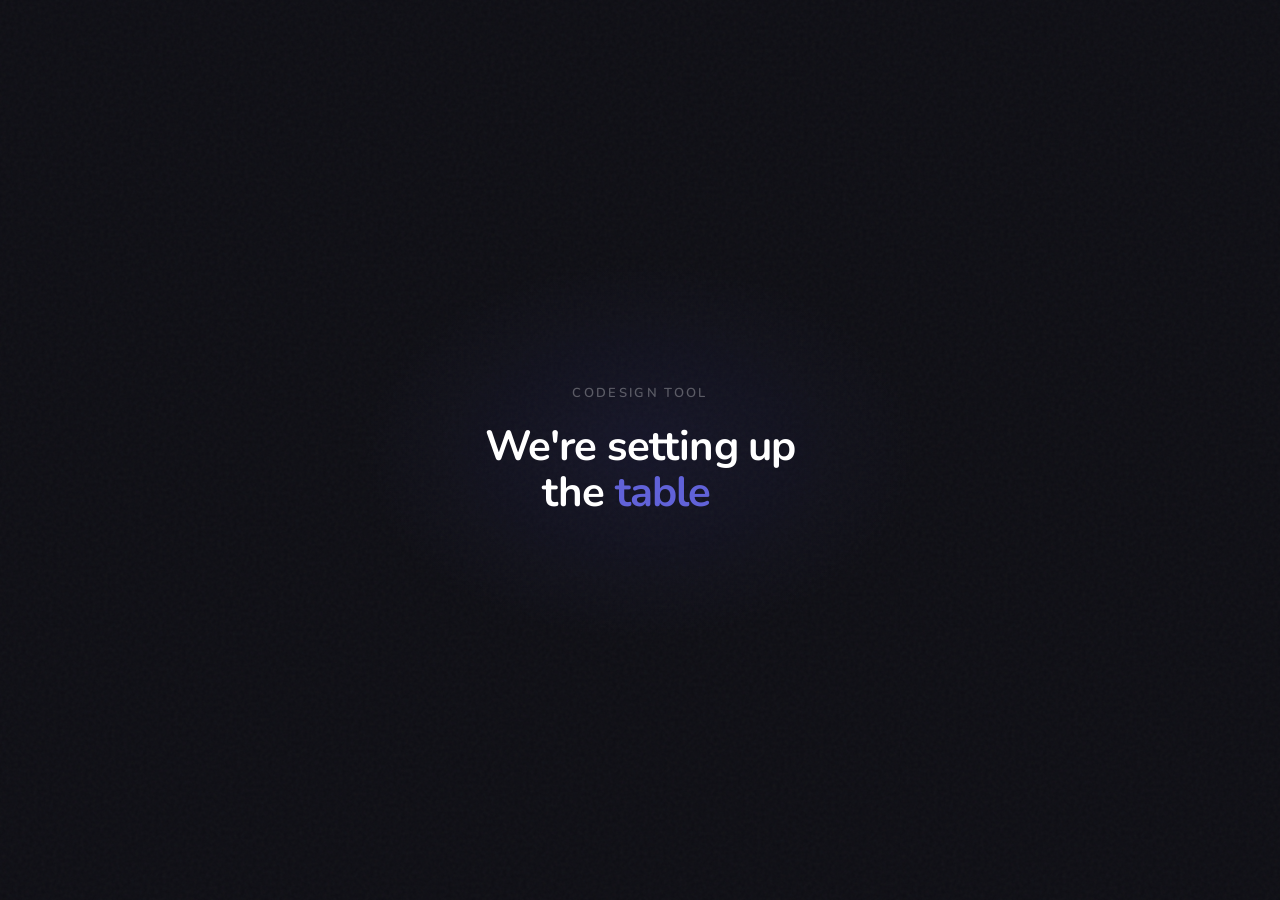
<file: index.html>
﻿<!doctype html>
<html lang="en">
<head>
<meta charset="utf-8">
<meta name="viewport" content="width=device-width, initial-scale=1">
<title>CoDesign Tool — Coming Soon</title>
<link rel="preconnect" href="https://fonts.googleapis.com">
<link rel="preconnect" href="https://fonts.gstatic.com" crossorigin>
<link href="https://fonts.googleapis.com/css2?family=Nunito:wght@400;600;700;800;900&display=swap" rel="stylesheet">
<link rel="stylesheet" href="style.css">
</head>
<body class="coming-soon">

<div class="table-glow"></div>

<div class="content">
  <div class="logo-text">CoDesign Tool</div>
  <h1>We're setting up<br>the <span class="accent">table<span class="el-dots"><span>.</span><span>.</span><span>.</span></span></span></h1>
</div>


</body>
</html>
</file>
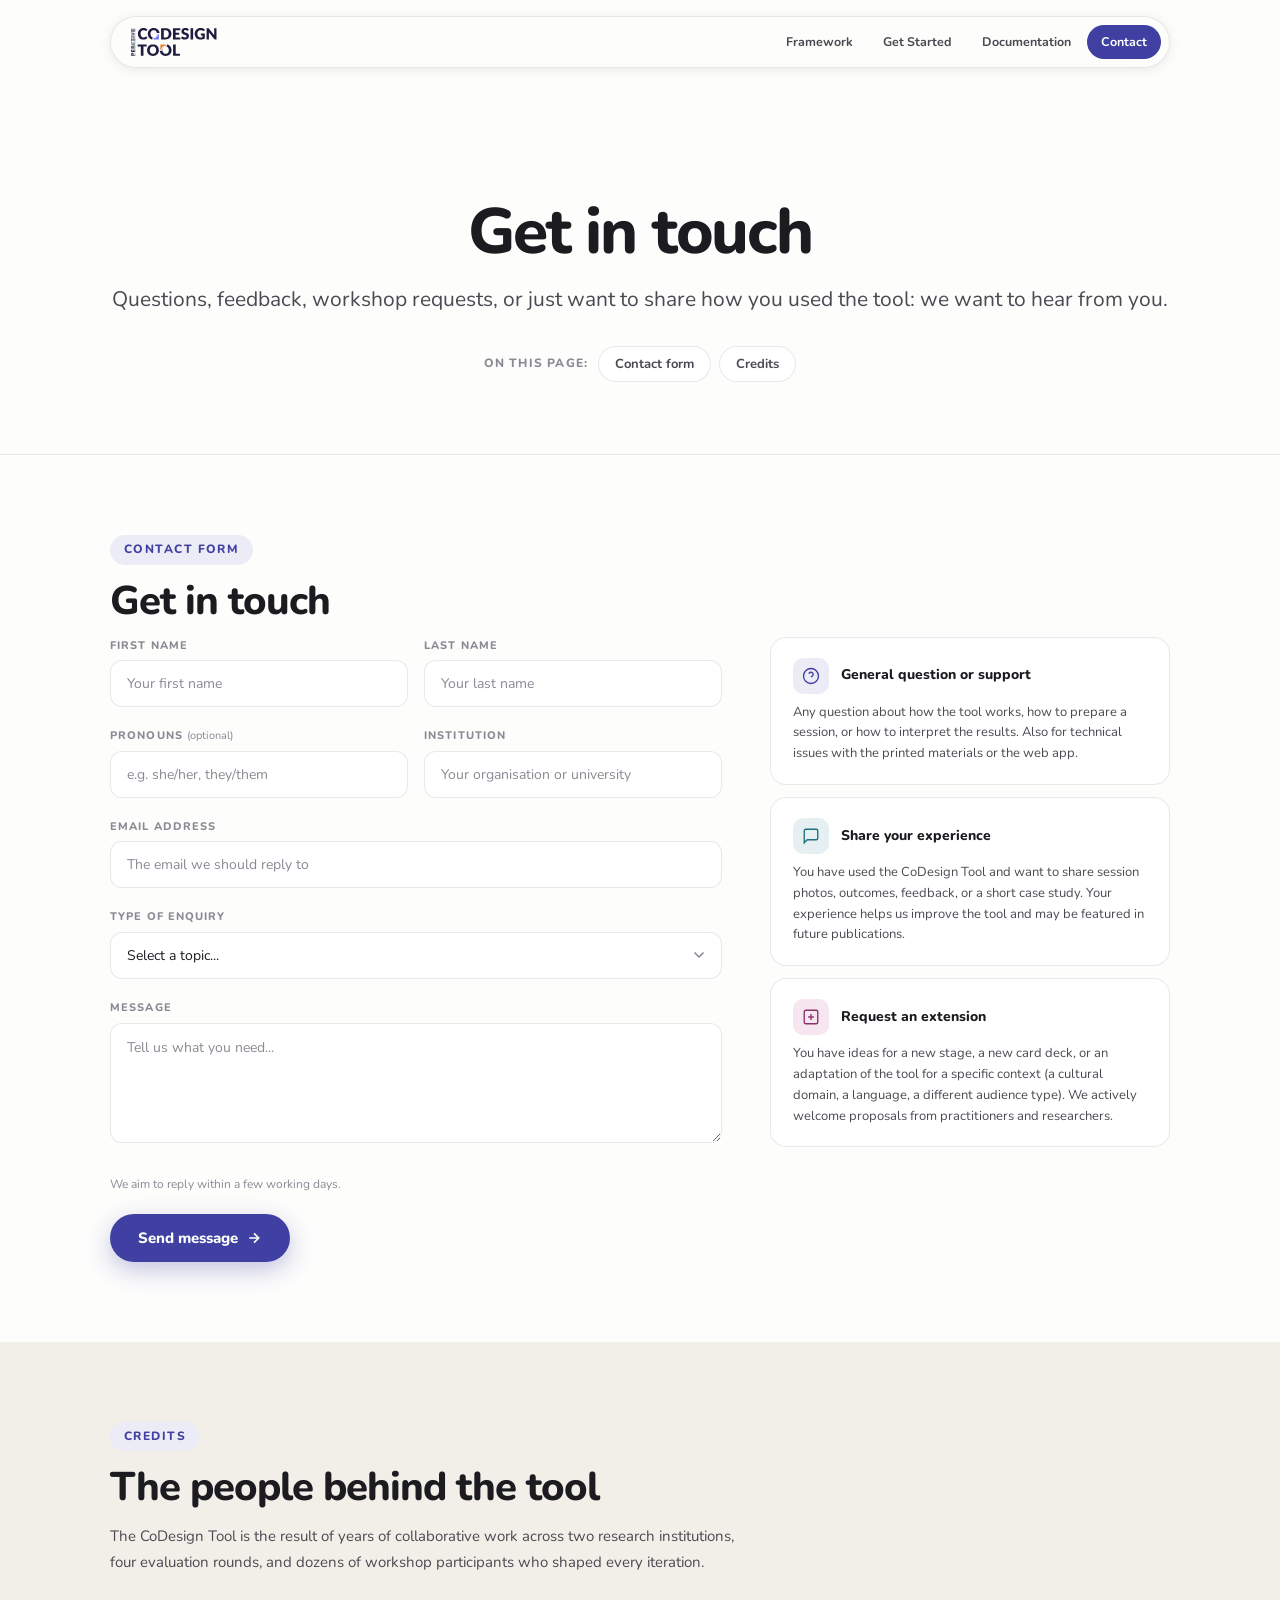
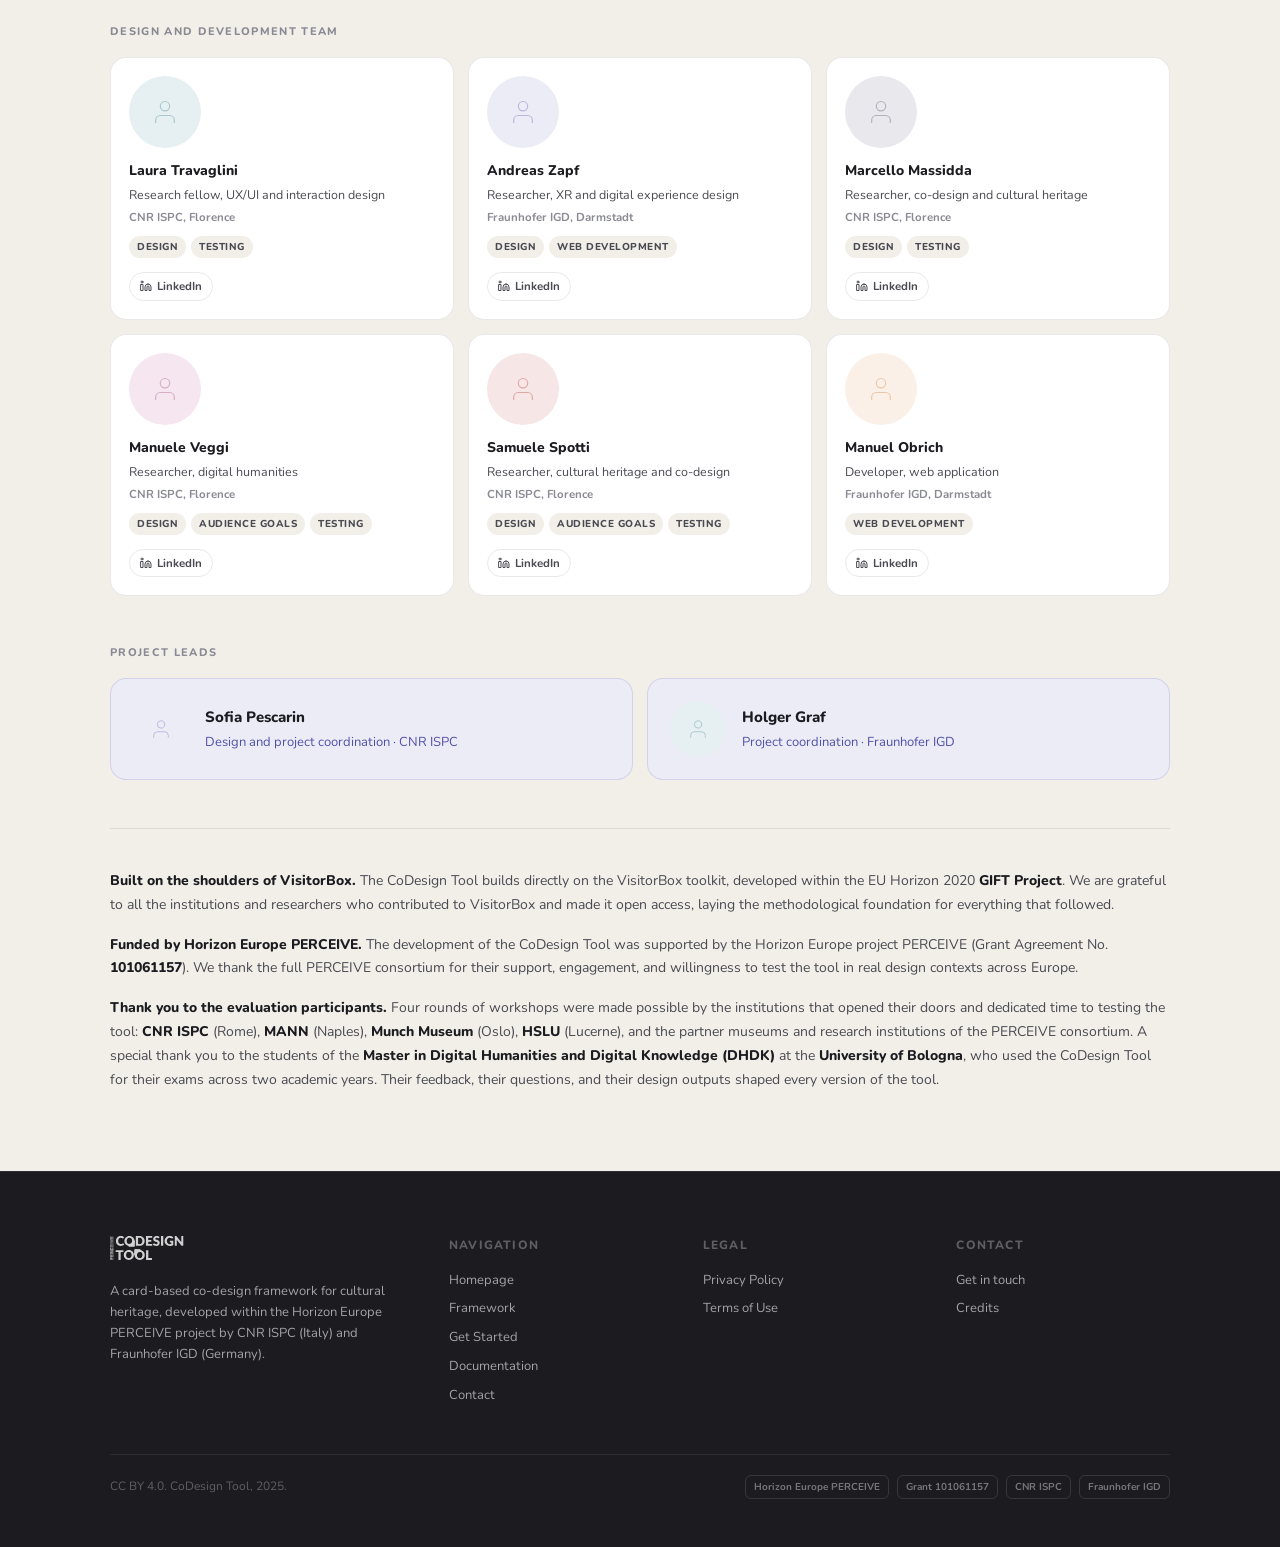
<file: contact.html>
﻿<!doctype html>
<html lang="en">
<head>
<meta charset="utf-8">
<meta name="viewport" content="width=device-width, initial-scale=1">
<title>Contact &middot; CoDesign Tool</title>
<link rel="preconnect" href="https://fonts.googleapis.com">
<link rel="preconnect" href="https://fonts.gstatic.com" crossorigin>
<link href="https://fonts.googleapis.com/css2?family=Nunito:wght@400;600;700;800;900&display=swap" rel="stylesheet">
<link rel="stylesheet" href="style.css">
<script src="https://challenges.cloudflare.com/turnstile/v0/api.js" async defer></script>
</head>
<body>
<nav class="nav">
  <a href="home.html" class="nav-logo"><svg class="logo-svg" height="40" viewBox="0 0 821 265" fill="none" xmlns="http://www.w3.org/2000/svg" xmlns:xlink="http://www.w3.org/1999/xlink">
<rect y="264.127" width="257.413" height="40.7783" transform="rotate(-90 0 264.127)" fill="url(#pattern0_1145_28409)"/>
<path d="M143.401 80.7421C143.99 80.7421 144.58 80.8649 145.169 81.1105C145.759 81.3069 146.323 81.6753 146.864 82.2155L156.735 92.6029C152.413 98.251 146.986 102.524 140.454 105.421C133.971 108.27 126.285 109.694 117.396 109.694C109.243 109.694 101.925 108.319 95.4421 105.569C89.0082 102.769 83.5321 98.9385 79.0137 94.0763C74.5444 89.165 71.1065 83.3697 68.6999 76.6903C66.2934 69.9618 65.0901 62.6684 65.0901 54.8103C65.0901 46.8049 66.3916 39.4625 68.9946 32.7831C71.5976 26.0545 75.2565 20.2592 79.9714 15.397C84.6863 10.5348 90.3343 6.75306 96.9155 4.05183C103.497 1.35061 110.741 -5.00377e-06 118.648 -5.00377e-06C122.675 -5.00377e-06 126.457 0.368344 129.993 1.10504C133.578 1.79262 136.918 2.77489 140.012 4.05183C143.106 5.27967 145.955 6.77762 148.558 8.54569C151.161 10.3138 153.469 12.2292 155.483 14.2919L147.085 25.5634C146.544 26.251 145.906 26.8895 145.169 27.4788C144.432 28.0191 143.401 28.2892 142.075 28.2892C141.191 28.2892 140.356 28.0927 139.57 27.6998C138.784 27.3069 137.95 26.8404 137.066 26.3001C136.181 25.7108 135.199 25.0968 134.119 24.4584C133.087 23.7708 131.835 23.1569 130.362 22.6166C128.937 22.0273 127.243 21.5361 125.278 21.1432C123.363 20.7503 121.104 20.5539 118.501 20.5539C114.375 20.5539 110.593 21.3151 107.156 22.8376C103.767 24.3601 100.82 26.5948 98.3152 29.5416C95.8595 32.4393 93.9441 36.0245 92.569 40.2974C91.2429 44.5211 90.5799 49.3588 90.5799 54.8103C90.5799 60.311 91.3166 65.1978 92.79 69.4706C94.3125 73.7435 96.3507 77.3533 98.9046 80.3001C101.508 83.1978 104.528 85.4079 107.966 86.9304C111.404 88.4529 115.087 89.2141 119.016 89.2141C121.276 89.2141 123.338 89.1159 125.205 88.9195C127.071 88.6739 128.814 88.3055 130.435 87.8144C132.056 87.2742 133.578 86.5866 135.003 85.7517C136.427 84.8676 137.876 83.7626 139.349 82.4365C139.939 81.9454 140.577 81.5525 141.265 81.2578C141.952 80.914 142.664 80.7421 143.401 80.7421ZM270.507 54.8103C270.507 62.5702 269.156 69.7899 266.455 76.4693C263.803 83.1487 260.046 88.9686 255.184 93.929C250.321 98.8403 244.452 102.696 237.576 105.495C230.75 108.295 223.162 109.694 214.812 109.694C206.463 109.694 198.851 108.295 191.975 105.495C185.099 102.696 179.205 98.8403 174.294 93.929C169.432 88.9686 165.65 83.1487 162.949 76.4693C160.297 69.7899 158.971 62.5702 158.971 54.8103C158.971 47.0504 160.297 39.8308 162.949 33.1514C165.65 26.472 169.432 20.6767 174.294 15.7653C179.205 10.854 185.099 6.99863 191.975 4.19918C198.851 1.39972 206.463 -5.00377e-06 214.812 -5.00377e-06C223.162 -5.00377e-06 230.75 1.42428 237.576 4.27284C244.452 7.0723 250.321 10.9277 255.184 15.839C260.046 20.7503 263.803 26.5457 266.455 33.2251C269.156 39.9045 270.507 47.0996 270.507 54.8103ZM245.017 54.8103C245.017 49.5061 244.33 44.7421 242.954 40.5184C241.579 36.2455 239.59 32.6357 236.987 29.6889C234.433 26.7421 231.29 24.4829 227.557 22.9113C223.825 21.3397 219.576 20.5539 214.812 20.5539C209.999 20.5539 205.702 21.3397 201.92 22.9113C198.188 24.4829 195.02 26.7421 192.417 29.6889C189.863 32.6357 187.898 36.2455 186.523 40.5184C185.148 44.7421 184.461 49.5061 184.461 54.8103C184.461 60.1637 185.148 64.9768 186.523 69.2496C187.898 73.4734 189.863 77.0586 192.417 80.0054C195.02 82.9522 198.188 85.2114 201.92 86.783C205.702 88.3055 209.999 89.0668 214.812 89.0668C219.576 89.0668 223.825 88.3055 227.557 86.783C231.29 85.2114 234.433 82.9522 236.987 80.0054C239.59 77.0586 241.579 73.4734 242.954 69.2496C244.33 64.9768 245.017 60.1637 245.017 54.8103ZM382.552 54.8103C382.552 62.5702 381.201 69.7407 378.5 76.3219C375.848 82.854 372.091 88.5265 367.228 93.3396C362.366 98.1036 356.497 101.836 349.621 104.537C342.795 107.19 335.207 108.516 326.857 108.516H285.16V1.17871H326.857C335.207 1.17871 342.795 2.52933 349.621 5.23055C356.497 7.93177 362.366 11.6644 367.228 16.4284C372.091 21.1923 375.848 26.8649 378.5 33.4461C381.201 39.9781 382.552 47.0996 382.552 54.8103ZM357.062 54.8103C357.062 49.5061 356.374 44.7176 354.999 40.4447C353.624 36.1719 351.635 32.562 349.032 29.6153C346.478 26.6193 343.335 24.3356 339.602 22.764C335.87 21.1432 331.621 20.3329 326.857 20.3329H310.208V89.3615H326.857C331.621 89.3615 335.87 88.5757 339.602 87.004C343.335 85.3833 346.478 83.0995 349.032 80.1527C351.635 77.1568 353.624 73.5225 354.999 69.2496C356.374 64.9768 357.062 60.1637 357.062 54.8103ZM422.295 20.3329V45.3806H456.036V63.798H422.295V89.3615H466.35V108.516H397.248V1.17871L466.35 1.17871V20.3329H422.295ZM541.013 22.985C540.276 24.1637 539.491 25.0477 538.656 25.6371C537.87 26.2264 536.839 26.5211 535.562 26.5211C534.432 26.5211 533.204 26.1773 531.878 25.4897C530.601 24.753 529.128 23.9427 527.458 23.0586C525.837 22.1746 523.971 21.3888 521.859 20.7012C519.747 19.9645 517.341 19.5962 514.639 19.5962C509.974 19.5962 506.487 20.603 504.178 22.6166C501.919 24.5812 500.789 27.2578 500.789 30.6466C500.789 32.8076 501.477 34.6003 502.852 36.0245C504.227 37.4488 506.02 38.6766 508.23 39.708C510.489 40.7394 513.043 41.6971 515.892 42.5811C518.789 43.4161 521.736 44.3738 524.732 45.4543C527.728 46.4856 530.65 47.7135 533.499 49.1378C536.397 50.562 538.95 52.3792 541.161 54.5893C543.42 56.7994 545.237 59.5006 546.612 62.693C547.987 65.8362 548.675 69.6425 548.675 74.1118C548.675 79.0723 547.815 83.7135 546.096 88.0354C544.377 92.3574 541.873 96.1391 538.582 99.3806C535.341 102.573 531.313 105.102 526.5 106.969C521.736 108.786 516.309 109.694 510.219 109.694C506.879 109.694 503.466 109.351 499.979 108.663C496.541 107.975 493.201 107.018 489.96 105.79C486.719 104.513 483.674 103.015 480.825 101.296C477.976 99.577 475.496 97.6616 473.384 95.5497L480.751 83.9099C481.341 83.075 482.102 82.3874 483.035 81.8472C484.017 81.2578 485.073 80.9631 486.203 80.9631C487.676 80.9631 489.15 81.4297 490.623 82.3628C492.146 83.296 493.84 84.3274 495.706 85.457C497.622 86.5866 499.807 87.618 502.263 88.5511C504.719 89.4843 507.616 89.9508 510.956 89.9508C515.474 89.9508 518.986 88.9686 521.491 87.004C523.995 84.9904 525.248 81.8226 525.248 77.5006C525.248 74.9959 524.56 72.9577 523.185 71.386C521.81 69.8144 519.993 68.5129 517.734 67.4815C515.523 66.4502 512.994 65.5416 510.146 64.7558C507.297 63.9699 504.375 63.1105 501.379 62.1773C498.383 61.195 495.461 60.0163 492.612 58.6412C489.764 57.2169 487.21 55.3751 484.95 53.1159C482.74 50.8076 480.948 47.959 479.573 44.5702C478.197 41.1323 477.51 36.9086 477.51 31.899C477.51 27.8717 478.32 23.9427 479.941 20.1119C481.562 16.281 483.944 12.8677 487.087 9.87175C490.23 6.87584 494.086 4.49385 498.653 2.72577C503.221 0.908588 508.451 -5.00377e-06 514.345 -5.00377e-06C517.635 -5.00377e-06 520.828 0.270119 523.922 0.810366C527.065 1.3015 530.036 2.06275 532.836 3.09412C535.635 4.07639 538.238 5.27967 540.645 6.70394C543.1 8.07911 545.286 9.65074 547.201 11.4188L541.013 22.985ZM588.34 108.516H563.293V1.17871H588.34V108.516ZM660.617 52.8949H698.778V98.2019C693.278 102.229 687.409 105.151 681.171 106.969C674.983 108.786 668.5 109.694 661.722 109.694C652.882 109.694 644.827 108.319 637.559 105.569C630.339 102.769 624.151 98.9385 618.994 94.0763C613.837 89.165 609.859 83.3697 607.059 76.6903C604.26 69.9618 602.86 62.6684 602.86 54.8103C602.86 46.8049 604.186 39.4625 606.838 32.7831C609.49 26.0545 613.272 20.2592 618.183 15.397C623.144 10.5348 629.111 6.75306 636.085 4.05183C643.108 1.35061 650.942 -5.00377e-06 659.586 -5.00377e-06C664.055 -5.00377e-06 668.254 0.368344 672.183 1.10504C676.112 1.84174 679.722 2.84856 683.013 4.1255C686.353 5.40245 689.398 6.92496 692.148 8.69303C694.898 10.4611 697.354 12.3765 699.515 14.4393L692.295 25.4161C691.166 27.135 689.692 28.191 687.875 28.5839C686.107 28.9768 684.192 28.5348 682.129 27.2578C680.164 26.0791 678.298 25.0723 676.53 24.2374C674.811 23.3533 673.043 22.6412 671.226 22.1009C669.409 21.5607 667.493 21.1678 665.479 20.9222C663.466 20.6767 661.207 20.5539 658.702 20.5539C654.036 20.5539 649.837 21.3888 646.104 23.0586C642.372 24.6794 639.179 26.9877 636.527 29.9836C633.924 32.9795 631.911 36.5893 630.486 40.8131C629.062 44.9877 628.35 49.6534 628.35 54.8103C628.35 60.5075 629.136 65.5661 630.707 69.9863C632.279 74.4065 634.489 78.1391 637.338 81.1841C640.235 84.2291 643.673 86.562 647.651 88.1828C651.679 89.7544 656.123 90.5402 660.986 90.5402C663.982 90.5402 666.683 90.2455 669.089 89.6562C671.545 89.0668 673.927 88.281 676.235 87.2987V71.0177H665.627C664.055 71.0177 662.827 70.6002 661.943 69.7653C661.059 68.9304 660.617 67.8744 660.617 66.5975V52.8949ZM809.232 1.17871V108.516H796.266C794.351 108.516 792.73 108.221 791.404 107.632C790.127 106.993 788.85 105.913 787.573 104.39L736.962 40.371C737.159 42.2865 737.281 44.1528 737.331 45.97C737.429 47.738 737.478 49.4079 737.478 50.9795V108.516H715.524V1.17871H728.638C729.718 1.17871 730.627 1.22783 731.363 1.32605C732.1 1.42428 732.763 1.62073 733.352 1.91541C733.942 2.16098 734.507 2.52933 735.047 3.02046C735.587 3.51159 736.201 4.17462 736.889 5.00954L787.942 69.4706C787.696 67.4079 787.524 65.4188 787.426 63.5034C787.328 61.5388 787.279 59.6971 787.279 57.9781V1.17871H809.232Z" fill="#201C3F"/>
<path d="M148.189 176.063H117.984V263.656H93.0837V176.063H62.879V156.319H148.189V176.063ZM263.743 209.951C263.743 217.711 262.393 224.93 259.691 231.61C257.039 238.289 253.282 244.109 248.42 249.07C243.558 253.981 237.689 257.836 230.813 260.636C223.986 263.435 216.398 264.835 208.049 264.835C199.7 264.835 192.087 263.435 185.211 260.636C178.335 257.836 172.442 253.981 167.53 249.07C162.668 244.109 158.887 238.289 156.185 231.61C153.533 224.93 152.207 217.711 152.207 209.951C152.207 202.191 153.533 194.971 156.185 188.292C158.887 181.613 162.668 175.817 167.53 170.906C172.442 165.995 178.335 162.139 185.211 159.34C192.087 156.54 199.7 155.141 208.049 155.141C216.398 155.141 223.986 156.565 230.813 159.413C237.689 162.213 243.558 166.068 248.42 170.98C253.282 175.891 257.039 181.686 259.691 188.366C262.393 195.045 263.743 202.24 263.743 209.951ZM238.253 209.951C238.253 204.647 237.566 199.883 236.191 195.659C234.816 191.386 232.826 187.776 230.223 184.83C227.67 181.883 224.526 179.624 220.794 178.052C217.061 176.48 212.813 175.694 208.049 175.694C203.236 175.694 198.938 176.48 195.157 178.052C191.424 179.624 188.256 181.883 185.653 184.83C183.099 187.776 181.135 191.386 179.76 195.659C178.384 199.883 177.697 204.647 177.697 209.951C177.697 215.304 178.384 220.117 179.76 224.39C181.135 228.614 183.099 232.199 185.653 235.146C188.256 238.093 191.424 240.352 195.157 241.924C198.938 243.446 203.236 244.207 208.049 244.207C212.813 244.207 217.061 243.446 220.794 241.924C224.526 240.352 227.67 238.093 230.223 235.146C232.826 232.199 234.816 228.614 236.191 224.39C237.566 220.117 238.253 215.304 238.253 209.951ZM383.744 209.951C383.744 217.711 382.394 224.93 379.693 231.61C377.04 238.289 373.283 244.109 368.421 249.07C363.559 253.981 357.69 257.836 350.814 260.636C343.987 263.435 336.399 264.835 328.05 264.835C319.701 264.835 312.088 263.435 305.212 260.636C298.337 257.836 292.443 253.981 287.532 249.07C282.669 244.109 278.888 238.289 276.187 231.61C273.534 224.93 272.208 217.711 272.208 209.951C272.208 202.191 273.534 194.971 276.187 188.292C278.888 181.613 282.669 175.817 287.532 170.906C292.443 165.995 298.337 162.139 305.212 159.34C312.088 156.54 319.701 155.141 328.05 155.141C336.399 155.141 343.987 156.565 350.814 159.413C357.69 162.213 363.559 166.068 368.421 170.98C373.283 175.891 377.04 181.686 379.693 188.366C382.394 195.045 383.744 202.24 383.744 209.951ZM358.255 209.951C358.255 204.647 357.567 199.883 356.192 195.659C354.817 191.386 352.828 187.776 350.225 184.83C347.671 181.883 344.528 179.624 340.795 178.052C337.062 176.48 332.814 175.694 328.05 175.694C323.237 175.694 318.94 176.48 315.158 178.052C311.425 179.624 308.257 181.883 305.654 184.83C303.101 187.776 301.136 191.386 299.761 195.659C298.386 199.883 297.698 204.647 297.698 209.951C297.698 215.304 298.386 220.117 299.761 224.39C301.136 228.614 303.101 232.199 305.654 235.146C308.257 238.093 311.425 240.352 315.158 241.924C318.94 243.446 323.237 244.207 328.05 244.207C332.814 244.207 337.062 243.446 340.795 241.924C344.528 240.352 347.671 238.093 350.225 235.146C352.828 232.199 354.817 228.614 356.192 224.39C357.567 220.117 358.255 215.304 358.255 209.951ZM463.08 243.765V263.656H398.398V156.319H423.298V243.765H463.08Z" fill="#201C3F"/>
<path d="M269.369 53.5159L268.424 114.011L207.928 113.067L208.258 91.9549L213.458 92.0361C222.524 92.1777 231.275 88.7119 237.786 82.4012C241.01 79.2765 243.587 75.5471 245.369 71.4265C247.152 67.306 248.106 62.8748 248.176 58.3857L248.257 53.1862L269.369 53.5159Z" fill="#7172FF" stroke="white" stroke-width="10.4004"/>
<path d="M271.989 210.041L273.836 149.567L334.311 151.414L333.666 172.518L328.468 172.359C319.405 172.082 310.603 175.417 303.999 181.63C300.729 184.707 298.097 188.397 296.253 192.491C294.409 196.584 293.389 201.001 293.252 205.488L293.093 210.686L271.989 210.041Z" fill="#E28428" stroke="white" stroke-width="10.4004"/>
<defs>
<pattern id="pattern0_1145_28409" patternContentUnits="objectBoundingBox" width="1" height="1">
<use xlink:href="#image0_1145_28409" transform="matrix(0.00122234 0 0 0.00771605 -0.0679621 -0.25)"/>
</pattern>
<image id="image0_1145_28409" width="925" height="270" preserveAspectRatio="none" xlink:href="[data-uri]"/>
</defs>
</svg>

  <svg class="nav-icon logo-mobile" height="32" width="32" viewBox="0 0 2901 2828" fill="none" xmlns="http://www.w3.org/2000/svg">
<path d="M2770.9 1311.86C2770.9 1497.59 2738.57 1670.39 2673.92 1830.25C2610.44 1990.12 2520.51 2129.42 2404.14 2248.15C2287.77 2365.7 2147.29 2457.97 1982.72 2524.98C1819.33 2591.98 1637.71 2625.48 1437.88 2625.48C1238.04 2625.48 1055.84 2591.98 891.27 2524.98C726.7 2457.97 585.64 2365.7 468.089 2248.15C351.715 2129.42 261.201 1990.12 196.549 1830.25C133.072 1670.39 101.333 1497.59 101.333 1311.86C101.333 1126.13 133.072 953.331 196.549 793.463C261.201 633.594 351.715 494.885 468.089 377.335C585.64 259.785 726.7 167.508 891.27 100.505C1055.84 33.501 1238.04 -0.000862954 1437.88 -0.000862954C1637.71 -0.000862954 1819.33 34.0887 1982.72 102.268C2147.29 169.271 2287.77 261.548 2404.14 379.098C2520.51 496.648 2610.44 635.358 2673.92 795.226C2738.57 955.094 2770.9 1127.3 2770.9 1311.86ZM2160.81 1311.86C2160.81 1184.9 2144.35 1070.88 2111.44 969.788C2078.53 867.519 2030.92 781.12 1968.62 710.59C1907.49 640.06 1832.26 585.987 1742.92 548.371C1653.58 510.755 1551.9 491.947 1437.88 491.947C1322.68 491.947 1219.82 510.755 1129.31 548.371C1039.97 585.987 964.151 640.06 901.85 710.59C840.723 781.12 793.703 867.519 760.789 969.788C727.875 1070.88 711.418 1184.9 711.418 1311.86C711.418 1439.99 727.875 1555.19 760.789 1657.46C793.703 1758.55 840.723 1844.36 901.85 1914.89C964.151 1985.42 1039.97 2039.49 1129.31 2077.11C1219.82 2113.55 1322.68 2131.77 1437.88 2131.77C1551.9 2131.77 1653.58 2113.55 1742.92 2077.11C1832.26 2039.49 1907.49 1985.42 1968.62 1914.89C2030.92 1844.36 2078.53 1758.55 2111.44 1657.46C2144.35 1555.19 2160.81 1439.99 2160.81 1311.86Z" fill="#201C3F"/>
<path d="M2774.17 1252.77L2751.55 2700.7L1303.62 2678.09L1311.51 2172.79L1435.96 2174.74C1652.96 2178.13 1862.41 2095.17 2018.25 1944.13C2095.41 1869.34 2157.09 1780.09 2199.76 1681.46C2242.43 1582.84 2265.25 1476.78 2266.93 1369.33L2268.87 1244.88L2774.17 1252.77Z" fill="#7172FF" stroke="white" stroke-width="248.93"/>
</svg>

  </a><div class="nav-links" id="nav-links">
    <div class="nav-pill" id="nav-pill"></div>
    <a href="framework.html">Framework</a>
    <a href="get-started.html">Get Started</a>
    <a href="documentation.html">Documentation</a>
    <a href="contact.html" class="active">Contact</a>
  </div>
</nav>

<header class="page-hero">
  <div class="hero-inner">
    <h1 class="page-title">Get in touch</h1>
    <p class="page-lead">Questions, feedback, workshop requests, or just want to share how you used the tool: we want to hear from you.</p>
    <div class="page-subnav-wrap">
      <span class="page-subnav-label">On this page:</span>
      <nav class="page-subnav">
        <a href="#contact">Contact form</a>
        <a href="#credits">Credits</a>
      </nav>
    </div>
  </div>
</header>

<!-- ============================================================
     GET IN TOUCH
     ============================================================ -->
<section class="section" id="contact">
  <div class="section-inner">
    <span class="section-eyebrow reveal">Contact form</span>
    <h2 class="section-title reveal reveal-delay-1">Get in touch</h2>
    <div class="contact-layout">

      <!-- FORM -->
      <form class="contact-form reveal" action="/contact" method="POST">
        <div class="form-row">
          <div class="form-group">
            <label class="form-label" for="fname">First name</label>
            <input class="form-input" id="fname" name="fname" type="text" placeholder="Your first name" required>
          </div>
          <div class="form-group">
            <label class="form-label" for="lname">Last name</label>
            <input class="form-input" id="lname" name="lname" type="text" placeholder="Your last name" required>
          </div>
        </div>
        <div class="form-row">
          <div class="form-group">
            <label class="form-label" for="pronouns">Pronouns <span style="font-weight:400;text-transform:none;letter-spacing:0">(optional)</span></label>
            <input class="form-input" id="pronouns" name="pronouns" type="text" placeholder="e.g. she/her, they/them">
          </div>
          <div class="form-group">
            <label class="form-label" for="institution">Institution</label>
            <input class="form-input" id="institution" name="institution" type="text" placeholder="Your organisation or university">
          </div>
        </div>
        <div class="form-group">
          <label class="form-label" for="email">Email address</label>
          <input class="form-input" id="email" name="email" type="email" placeholder="The email we should reply to" required>
        </div>
        <div class="form-group">
          <label class="form-label" for="subject">Type of enquiry</label>
          <select class="form-select" id="subject" name="subject" required>
            <option value="" disabled selected>Select a topic...</option>
            <option value="General question or support">General question or support</option>
            <option value="Share your experience">Share your experience</option>
            <option value="Request an extension">Request an extension</option>
            <option value="Other">Other</option>
          </select>
        </div>
        <div class="form-group">
          <label class="form-label" for="message">Message</label>
          <textarea class="form-textarea" id="message" name="message" placeholder="Tell us what you need..." required></textarea>
        </div>
        <div class="cf-turnstile" data-sitekey="0x4AAAAAADrZ_PlccGPBZBJD" data-theme="light"></div>
        <p class="form-note">We aim to reply within a few working days.</p>
        <div id="form-feedback" style="display:none;padding:14px 18px;border-radius:12px;font-size:14px;font-weight:700;margin-bottom:8px"></div>
        <button class="form-submit" type="submit" id="form-btn">
          Send message
          <svg viewBox="0 0 24 24"><path d="M5 12h14M12 5l7 7-7 7"/></svg>
        </button>
      </form>

      <!-- RIGHT: enquiry types -->
      <div class="enquiry-list reveal reveal-delay-1">
        <div class="enquiry-item">
          <div class="enq-header">
            <div class="enq-icon" style="background:var(--brand-l)">
              <svg viewBox="0 0 24 24" stroke="var(--brand)"><circle cx="12" cy="12" r="10"/><path d="M9.09 9a3 3 0 015.83 1c0 2-3 3-3 3"/><line x1="12" y1="17" x2="12.01" y2="17"/></svg>
            </div>
            <div class="enq-title">General question or support</div>
          </div>
          <div class="enq-desc">Any question about how the tool works, how to prepare a session, or how to interpret the results. Also for technical issues with the printed materials or the web app.</div>
        </div>
        <div class="enquiry-item">
          <div class="enq-header">
            <div class="enq-icon" style="background:var(--s1-l)">
              <svg viewBox="0 0 24 24" stroke="var(--s1)"><path d="M21 15a2 2 0 01-2 2H7l-4 4V5a2 2 0 012-2h14a2 2 0 012 2z"/></svg>
            </div>
            <div class="enq-title">Share your experience</div>
          </div>
          <div class="enq-desc">You have used the CoDesign Tool and want to share session photos, outcomes, feedback, or a short case study. Your experience helps us improve the tool and may be featured in future publications.</div>
        </div>
        <div class="enquiry-item">
          <div class="enq-header">
            <div class="enq-icon" style="background:#F5E6F0">
              <svg viewBox="0 0 24 24" stroke="#8D306C"><rect x="3" y="3" width="18" height="18" rx="2"/><line x1="12" y1="8" x2="12" y2="16"/><line x1="8" y1="12" x2="16" y2="12"/></svg>
            </div>
            <div class="enq-title">Request an extension</div>
          </div>
          <div class="enq-desc">You have ideas for a new stage, a new card deck, or an adaptation of the tool for a specific context (a cultural domain, a language, a different audience type). We actively welcome proposals from practitioners and researchers.</div>
        </div>
      </div>

    </div>
  </div>
</section>

<!-- ============================================================
     CREDITS
     ============================================================ -->
<section class="section alt" id="credits">
  <div class="section-inner">
    <span class="section-eyebrow reveal">Credits</span>
    <h2 class="section-title reveal reveal-delay-1">The people behind the tool</h2>
    <p class="credits-intro reveal reveal-delay-2">The CoDesign Tool is the result of years of collaborative work across two research institutions, four evaluation rounds, and dozens of workshop participants who shaped every iteration.</p>

    <div class="credits-team-label reveal">Design and development team</div>
    <div class="credits-grid">

      <div class="credit-card reveal">
        <div class="credit-photo" style="background:#E6EFF1">
          <svg viewBox="0 0 24 24" fill="none" stroke="#1A7180" stroke-width="1" stroke-linecap="round" stroke-linejoin="round" style="opacity:.3"><path d="M20 21v-2a4 4 0 00-4-4H8a4 4 0 00-4 4v2"/><circle cx="12" cy="7" r="4"/></svg>
        </div>
        <div class="credit-body">
          <div class="credit-name">Laura Travaglini</div>
          <div class="credit-role">Research fellow, UX/UI and interaction design</div>
          <div class="credit-inst">CNR ISPC, Florence</div>
          <div class="credit-tags">
            <span class="credit-tag">Design</span>
            <span class="credit-tag">Testing</span>
          </div>
          <div class="credit-links">
            <a class="credit-link" href="#" title="LinkedIn">
              <svg viewBox="0 0 24 24" fill="none" stroke="currentColor" stroke-width="2" stroke-linecap="round" stroke-linejoin="round"><path d="M16 8a6 6 0 016 6v7h-4v-7a2 2 0 00-2-2 2 2 0 00-2 2v7h-4v-7a6 6 0 016-6z"/><rect x="2" y="9" width="4" height="12"/><circle cx="4" cy="4" r="2"/></svg>
              LinkedIn
            </a>
          </div>
        </div>
      </div>

      <div class="credit-card reveal reveal-delay-1">
        <div class="credit-photo" style="background:#ECECF7">
          <svg viewBox="0 0 24 24" fill="none" stroke="#3F40A1" stroke-width="1" stroke-linecap="round" stroke-linejoin="round" style="opacity:.3"><path d="M20 21v-2a4 4 0 00-4-4H8a4 4 0 00-4 4v2"/><circle cx="12" cy="7" r="4"/></svg>
        </div>
        <div class="credit-body">
          <div class="credit-name">Andreas Zapf</div>
          <div class="credit-role">Researcher, XR and digital experience design</div>
          <div class="credit-inst">Fraunhofer IGD, Darmstadt</div>
          <div class="credit-tags">
            <span class="credit-tag">Design</span>
            <span class="credit-tag">Web development</span>
          </div>
          <div class="credit-links">
            <a class="credit-link" href="#" title="LinkedIn">
              <svg viewBox="0 0 24 24" fill="none" stroke="currentColor" stroke-width="2" stroke-linecap="round" stroke-linejoin="round"><path d="M16 8a6 6 0 016 6v7h-4v-7a2 2 0 00-2-2 2 2 0 00-2 2v7h-4v-7a6 6 0 016-6z"/><rect x="2" y="9" width="4" height="12"/><circle cx="4" cy="4" r="2"/></svg>
              LinkedIn
            </a>
          </div>
        </div>
      </div>

      <div class="credit-card reveal reveal-delay-2">
        <div class="credit-photo" style="background:#E9E8EC">
          <svg viewBox="0 0 24 24" fill="none" stroke="#353351" stroke-width="1" stroke-linecap="round" stroke-linejoin="round" style="opacity:.3"><path d="M20 21v-2a4 4 0 00-4-4H8a4 4 0 00-4 4v2"/><circle cx="12" cy="7" r="4"/></svg>
        </div>
        <div class="credit-body">
          <div class="credit-name">Marcello Massidda</div>
          <div class="credit-role">Researcher, co-design and cultural heritage</div>
          <div class="credit-inst">CNR ISPC, Florence</div>
          <div class="credit-tags">
            <span class="credit-tag">Design</span>
            <span class="credit-tag">Testing</span>
          </div>
          <div class="credit-links">
            <a class="credit-link" href="#" title="LinkedIn">
              <svg viewBox="0 0 24 24" fill="none" stroke="currentColor" stroke-width="2" stroke-linecap="round" stroke-linejoin="round"><path d="M16 8a6 6 0 016 6v7h-4v-7a2 2 0 00-2-2 2 2 0 00-2 2v7h-4v-7a6 6 0 016-6z"/><rect x="2" y="9" width="4" height="12"/><circle cx="4" cy="4" r="2"/></svg>
              LinkedIn
            </a>
          </div>
        </div>
      </div>

      <div class="credit-card reveal">
        <div class="credit-photo" style="background:#F5E6F0">
          <svg viewBox="0 0 24 24" fill="none" stroke="#8D306C" stroke-width="1" stroke-linecap="round" stroke-linejoin="round" style="opacity:.3"><path d="M20 21v-2a4 4 0 00-4-4H8a4 4 0 00-4 4v2"/><circle cx="12" cy="7" r="4"/></svg>
        </div>
        <div class="credit-body">
          <div class="credit-name">Manuele Veggi</div>
          <div class="credit-role">Researcher, digital humanities</div>
          <div class="credit-inst">CNR ISPC, Florence</div>
          <div class="credit-tags">
            <span class="credit-tag">Design</span>
            <span class="credit-tag">Audience goals</span>
            <span class="credit-tag">Testing</span>
          </div>
          <div class="credit-links">
            <a class="credit-link" href="#" title="LinkedIn">
              <svg viewBox="0 0 24 24" fill="none" stroke="currentColor" stroke-width="2" stroke-linecap="round" stroke-linejoin="round"><path d="M16 8a6 6 0 016 6v7h-4v-7a2 2 0 00-2-2 2 2 0 00-2 2v7h-4v-7a6 6 0 016-6z"/><rect x="2" y="9" width="4" height="12"/><circle cx="4" cy="4" r="2"/></svg>
              LinkedIn
            </a>
          </div>
        </div>
      </div>

      <div class="credit-card reveal reveal-delay-1">
        <div class="credit-photo" style="background:#F6E6E6">
          <svg viewBox="0 0 24 24" fill="none" stroke="#B11A1A" stroke-width="1" stroke-linecap="round" stroke-linejoin="round" style="opacity:.3"><path d="M20 21v-2a4 4 0 00-4-4H8a4 4 0 00-4 4v2"/><circle cx="12" cy="7" r="4"/></svg>
        </div>
        <div class="credit-body">
          <div class="credit-name">Samuele Spotti</div>
          <div class="credit-role">Researcher, cultural heritage and co-design</div>
          <div class="credit-inst">CNR ISPC, Florence</div>
          <div class="credit-tags">
            <span class="credit-tag">Design</span>
            <span class="credit-tag">Audience goals</span>
            <span class="credit-tag">Testing</span>
          </div>
          <div class="credit-links">
            <a class="credit-link" href="#" title="LinkedIn">
              <svg viewBox="0 0 24 24" fill="none" stroke="currentColor" stroke-width="2" stroke-linecap="round" stroke-linejoin="round"><path d="M16 8a6 6 0 016 6v7h-4v-7a2 2 0 00-2-2 2 2 0 00-2 2v7h-4v-7a6 6 0 016-6z"/><rect x="2" y="9" width="4" height="12"/><circle cx="4" cy="4" r="2"/></svg>
              LinkedIn
            </a>
          </div>
        </div>
      </div>

      <div class="credit-card reveal reveal-delay-2">
        <div class="credit-photo" style="background:#FBF0E7">
          <svg viewBox="0 0 24 24" fill="none" stroke="#C6681B" stroke-width="1" stroke-linecap="round" stroke-linejoin="round" style="opacity:.3"><path d="M20 21v-2a4 4 0 00-4-4H8a4 4 0 00-4 4v2"/><circle cx="12" cy="7" r="4"/></svg>
        </div>
        <div class="credit-body">
          <div class="credit-name">Manuel Obrich</div>
          <div class="credit-role">Developer, web application</div>
          <div class="credit-inst">Fraunhofer IGD, Darmstadt</div>
          <div class="credit-tags">
            <span class="credit-tag">Web development</span>
          </div>
          <div class="credit-links">
            <a class="credit-link" href="#" title="LinkedIn">
              <svg viewBox="0 0 24 24" fill="none" stroke="currentColor" stroke-width="2" stroke-linecap="round" stroke-linejoin="round"><path d="M16 8a6 6 0 016 6v7h-4v-7a2 2 0 00-2-2 2 2 0 00-2 2v7h-4v-7a6 6 0 016-6z"/><rect x="2" y="9" width="4" height="12"/><circle cx="4" cy="4" r="2"/></svg>
              LinkedIn
            </a>
          </div>
        </div>
      </div>

    </div>

    <div class="credits-team-label reveal" style="margin-bottom:16px">Project leads</div>
    <div class="credits-leads reveal reveal-delay-1">
      <div class="credit-lead">
        <div class="credit-lead-photo" style="background:#ECECF7">
          <svg viewBox="0 0 24 24" fill="none" stroke="#3F40A1" stroke-width="1" stroke-linecap="round" stroke-linejoin="round" style="opacity:.3"><path d="M20 21v-2a4 4 0 00-4-4H8a4 4 0 00-4 4v2"/><circle cx="12" cy="7" r="4"/></svg>
        </div>
        <div>
          <h4>Sofia Pescarin</h4>
          <p>Design and project coordination &middot; CNR ISPC</p>
        </div>
      </div>
      <div class="credit-lead">
        <div class="credit-lead-photo" style="background:#E6EFF1">
          <svg viewBox="0 0 24 24" fill="none" stroke="#1A7180" stroke-width="1" stroke-linecap="round" stroke-linejoin="round" style="opacity:.3"><path d="M20 21v-2a4 4 0 00-4-4H8a4 4 0 00-4 4v2"/><circle cx="12" cy="7" r="4"/></svg>
        </div>
        <div>
          <h4>Holger Graf</h4>
          <p>Project coordination &middot; Fraunhofer IGD</p>
        </div>
      </div>
    </div>

    <div class="credits-thanks reveal">
      <div class="thanks-block">
        <strong>Built on the shoulders of VisitorBox.</strong> The CoDesign Tool builds directly on the VisitorBox toolkit, developed within the EU Horizon 2020 <strong>GIFT Project</strong>. We are grateful to all the institutions and researchers who contributed to VisitorBox and made it open access, laying the methodological foundation for everything that followed.
      </div>
      <div class="thanks-block">
        <strong>Funded by Horizon Europe PERCEIVE.</strong> The development of the CoDesign Tool was supported by the Horizon Europe project PERCEIVE (Grant Agreement No. <strong>101061157</strong>). We thank the full PERCEIVE consortium for their support, engagement, and willingness to test the tool in real design contexts across Europe.
      </div>
      <div class="thanks-block">
        <strong>Thank you to the evaluation participants.</strong> Four rounds of workshops were made possible by the institutions that opened their doors and dedicated time to testing the tool: <strong>CNR ISPC</strong> (Rome), <strong>MANN</strong> (Naples), <strong>Munch Museum</strong> (Oslo), <strong>HSLU</strong> (Lucerne), and the partner museums and research institutions of the PERCEIVE consortium. A special thank you to the students of the <strong>Master in Digital Humanities and Digital Knowledge (DHDK)</strong> at the <strong>University of Bologna</strong>, who used the CoDesign Tool for their exams across two academic years. Their feedback, their questions, and their design outputs shaped every version of the tool.
      </div>
    </div>

  </div>
</section>
<footer class="site-footer">
  <div class="footer-inner">
    <div class="footer-brand footer-col">
      <svg class="logo-svg" height="40" viewBox="0 0 821 265" fill="none" xmlns="http://www.w3.org/2000/svg" xmlns:xlink="http://www.w3.org/1999/xlink">
<rect y="264.127" width="257.413" height="40.7783" transform="rotate(-90 0 264.127)" fill="url(#pattern0_1145_28409)"/>
<path d="M143.401 80.7421C143.99 80.7421 144.58 80.8649 145.169 81.1105C145.759 81.3069 146.323 81.6753 146.864 82.2155L156.735 92.6029C152.413 98.251 146.986 102.524 140.454 105.421C133.971 108.27 126.285 109.694 117.396 109.694C109.243 109.694 101.925 108.319 95.4421 105.569C89.0082 102.769 83.5321 98.9385 79.0137 94.0763C74.5444 89.165 71.1065 83.3697 68.6999 76.6903C66.2934 69.9618 65.0901 62.6684 65.0901 54.8103C65.0901 46.8049 66.3916 39.4625 68.9946 32.7831C71.5976 26.0545 75.2565 20.2592 79.9714 15.397C84.6863 10.5348 90.3343 6.75306 96.9155 4.05183C103.497 1.35061 110.741 -5.00377e-06 118.648 -5.00377e-06C122.675 -5.00377e-06 126.457 0.368344 129.993 1.10504C133.578 1.79262 136.918 2.77489 140.012 4.05183C143.106 5.27967 145.955 6.77762 148.558 8.54569C151.161 10.3138 153.469 12.2292 155.483 14.2919L147.085 25.5634C146.544 26.251 145.906 26.8895 145.169 27.4788C144.432 28.0191 143.401 28.2892 142.075 28.2892C141.191 28.2892 140.356 28.0927 139.57 27.6998C138.784 27.3069 137.95 26.8404 137.066 26.3001C136.181 25.7108 135.199 25.0968 134.119 24.4584C133.087 23.7708 131.835 23.1569 130.362 22.6166C128.937 22.0273 127.243 21.5361 125.278 21.1432C123.363 20.7503 121.104 20.5539 118.501 20.5539C114.375 20.5539 110.593 21.3151 107.156 22.8376C103.767 24.3601 100.82 26.5948 98.3152 29.5416C95.8595 32.4393 93.9441 36.0245 92.569 40.2974C91.2429 44.5211 90.5799 49.3588 90.5799 54.8103C90.5799 60.311 91.3166 65.1978 92.79 69.4706C94.3125 73.7435 96.3507 77.3533 98.9046 80.3001C101.508 83.1978 104.528 85.4079 107.966 86.9304C111.404 88.4529 115.087 89.2141 119.016 89.2141C121.276 89.2141 123.338 89.1159 125.205 88.9195C127.071 88.6739 128.814 88.3055 130.435 87.8144C132.056 87.2742 133.578 86.5866 135.003 85.7517C136.427 84.8676 137.876 83.7626 139.349 82.4365C139.939 81.9454 140.577 81.5525 141.265 81.2578C141.952 80.914 142.664 80.7421 143.401 80.7421ZM270.507 54.8103C270.507 62.5702 269.156 69.7899 266.455 76.4693C263.803 83.1487 260.046 88.9686 255.184 93.929C250.321 98.8403 244.452 102.696 237.576 105.495C230.75 108.295 223.162 109.694 214.812 109.694C206.463 109.694 198.851 108.295 191.975 105.495C185.099 102.696 179.205 98.8403 174.294 93.929C169.432 88.9686 165.65 83.1487 162.949 76.4693C160.297 69.7899 158.971 62.5702 158.971 54.8103C158.971 47.0504 160.297 39.8308 162.949 33.1514C165.65 26.472 169.432 20.6767 174.294 15.7653C179.205 10.854 185.099 6.99863 191.975 4.19918C198.851 1.39972 206.463 -5.00377e-06 214.812 -5.00377e-06C223.162 -5.00377e-06 230.75 1.42428 237.576 4.27284C244.452 7.0723 250.321 10.9277 255.184 15.839C260.046 20.7503 263.803 26.5457 266.455 33.2251C269.156 39.9045 270.507 47.0996 270.507 54.8103ZM245.017 54.8103C245.017 49.5061 244.33 44.7421 242.954 40.5184C241.579 36.2455 239.59 32.6357 236.987 29.6889C234.433 26.7421 231.29 24.4829 227.557 22.9113C223.825 21.3397 219.576 20.5539 214.812 20.5539C209.999 20.5539 205.702 21.3397 201.92 22.9113C198.188 24.4829 195.02 26.7421 192.417 29.6889C189.863 32.6357 187.898 36.2455 186.523 40.5184C185.148 44.7421 184.461 49.5061 184.461 54.8103C184.461 60.1637 185.148 64.9768 186.523 69.2496C187.898 73.4734 189.863 77.0586 192.417 80.0054C195.02 82.9522 198.188 85.2114 201.92 86.783C205.702 88.3055 209.999 89.0668 214.812 89.0668C219.576 89.0668 223.825 88.3055 227.557 86.783C231.29 85.2114 234.433 82.9522 236.987 80.0054C239.59 77.0586 241.579 73.4734 242.954 69.2496C244.33 64.9768 245.017 60.1637 245.017 54.8103ZM382.552 54.8103C382.552 62.5702 381.201 69.7407 378.5 76.3219C375.848 82.854 372.091 88.5265 367.228 93.3396C362.366 98.1036 356.497 101.836 349.621 104.537C342.795 107.19 335.207 108.516 326.857 108.516H285.16V1.17871H326.857C335.207 1.17871 342.795 2.52933 349.621 5.23055C356.497 7.93177 362.366 11.6644 367.228 16.4284C372.091 21.1923 375.848 26.8649 378.5 33.4461C381.201 39.9781 382.552 47.0996 382.552 54.8103ZM357.062 54.8103C357.062 49.5061 356.374 44.7176 354.999 40.4447C353.624 36.1719 351.635 32.562 349.032 29.6153C346.478 26.6193 343.335 24.3356 339.602 22.764C335.87 21.1432 331.621 20.3329 326.857 20.3329H310.208V89.3615H326.857C331.621 89.3615 335.87 88.5757 339.602 87.004C343.335 85.3833 346.478 83.0995 349.032 80.1527C351.635 77.1568 353.624 73.5225 354.999 69.2496C356.374 64.9768 357.062 60.1637 357.062 54.8103ZM422.295 20.3329V45.3806H456.036V63.798H422.295V89.3615H466.35V108.516H397.248V1.17871L466.35 1.17871V20.3329H422.295ZM541.013 22.985C540.276 24.1637 539.491 25.0477 538.656 25.6371C537.87 26.2264 536.839 26.5211 535.562 26.5211C534.432 26.5211 533.204 26.1773 531.878 25.4897C530.601 24.753 529.128 23.9427 527.458 23.0586C525.837 22.1746 523.971 21.3888 521.859 20.7012C519.747 19.9645 517.341 19.5962 514.639 19.5962C509.974 19.5962 506.487 20.603 504.178 22.6166C501.919 24.5812 500.789 27.2578 500.789 30.6466C500.789 32.8076 501.477 34.6003 502.852 36.0245C504.227 37.4488 506.02 38.6766 508.23 39.708C510.489 40.7394 513.043 41.6971 515.892 42.5811C518.789 43.4161 521.736 44.3738 524.732 45.4543C527.728 46.4856 530.65 47.7135 533.499 49.1378C536.397 50.562 538.95 52.3792 541.161 54.5893C543.42 56.7994 545.237 59.5006 546.612 62.693C547.987 65.8362 548.675 69.6425 548.675 74.1118C548.675 79.0723 547.815 83.7135 546.096 88.0354C544.377 92.3574 541.873 96.1391 538.582 99.3806C535.341 102.573 531.313 105.102 526.5 106.969C521.736 108.786 516.309 109.694 510.219 109.694C506.879 109.694 503.466 109.351 499.979 108.663C496.541 107.975 493.201 107.018 489.96 105.79C486.719 104.513 483.674 103.015 480.825 101.296C477.976 99.577 475.496 97.6616 473.384 95.5497L480.751 83.9099C481.341 83.075 482.102 82.3874 483.035 81.8472C484.017 81.2578 485.073 80.9631 486.203 80.9631C487.676 80.9631 489.15 81.4297 490.623 82.3628C492.146 83.296 493.84 84.3274 495.706 85.457C497.622 86.5866 499.807 87.618 502.263 88.5511C504.719 89.4843 507.616 89.9508 510.956 89.9508C515.474 89.9508 518.986 88.9686 521.491 87.004C523.995 84.9904 525.248 81.8226 525.248 77.5006C525.248 74.9959 524.56 72.9577 523.185 71.386C521.81 69.8144 519.993 68.5129 517.734 67.4815C515.523 66.4502 512.994 65.5416 510.146 64.7558C507.297 63.9699 504.375 63.1105 501.379 62.1773C498.383 61.195 495.461 60.0163 492.612 58.6412C489.764 57.2169 487.21 55.3751 484.95 53.1159C482.74 50.8076 480.948 47.959 479.573 44.5702C478.197 41.1323 477.51 36.9086 477.51 31.899C477.51 27.8717 478.32 23.9427 479.941 20.1119C481.562 16.281 483.944 12.8677 487.087 9.87175C490.23 6.87584 494.086 4.49385 498.653 2.72577C503.221 0.908588 508.451 -5.00377e-06 514.345 -5.00377e-06C517.635 -5.00377e-06 520.828 0.270119 523.922 0.810366C527.065 1.3015 530.036 2.06275 532.836 3.09412C535.635 4.07639 538.238 5.27967 540.645 6.70394C543.1 8.07911 545.286 9.65074 547.201 11.4188L541.013 22.985ZM588.34 108.516H563.293V1.17871H588.34V108.516ZM660.617 52.8949H698.778V98.2019C693.278 102.229 687.409 105.151 681.171 106.969C674.983 108.786 668.5 109.694 661.722 109.694C652.882 109.694 644.827 108.319 637.559 105.569C630.339 102.769 624.151 98.9385 618.994 94.0763C613.837 89.165 609.859 83.3697 607.059 76.6903C604.26 69.9618 602.86 62.6684 602.86 54.8103C602.86 46.8049 604.186 39.4625 606.838 32.7831C609.49 26.0545 613.272 20.2592 618.183 15.397C623.144 10.5348 629.111 6.75306 636.085 4.05183C643.108 1.35061 650.942 -5.00377e-06 659.586 -5.00377e-06C664.055 -5.00377e-06 668.254 0.368344 672.183 1.10504C676.112 1.84174 679.722 2.84856 683.013 4.1255C686.353 5.40245 689.398 6.92496 692.148 8.69303C694.898 10.4611 697.354 12.3765 699.515 14.4393L692.295 25.4161C691.166 27.135 689.692 28.191 687.875 28.5839C686.107 28.9768 684.192 28.5348 682.129 27.2578C680.164 26.0791 678.298 25.0723 676.53 24.2374C674.811 23.3533 673.043 22.6412 671.226 22.1009C669.409 21.5607 667.493 21.1678 665.479 20.9222C663.466 20.6767 661.207 20.5539 658.702 20.5539C654.036 20.5539 649.837 21.3888 646.104 23.0586C642.372 24.6794 639.179 26.9877 636.527 29.9836C633.924 32.9795 631.911 36.5893 630.486 40.8131C629.062 44.9877 628.35 49.6534 628.35 54.8103C628.35 60.5075 629.136 65.5661 630.707 69.9863C632.279 74.4065 634.489 78.1391 637.338 81.1841C640.235 84.2291 643.673 86.562 647.651 88.1828C651.679 89.7544 656.123 90.5402 660.986 90.5402C663.982 90.5402 666.683 90.2455 669.089 89.6562C671.545 89.0668 673.927 88.281 676.235 87.2987V71.0177H665.627C664.055 71.0177 662.827 70.6002 661.943 69.7653C661.059 68.9304 660.617 67.8744 660.617 66.5975V52.8949ZM809.232 1.17871V108.516H796.266C794.351 108.516 792.73 108.221 791.404 107.632C790.127 106.993 788.85 105.913 787.573 104.39L736.962 40.371C737.159 42.2865 737.281 44.1528 737.331 45.97C737.429 47.738 737.478 49.4079 737.478 50.9795V108.516H715.524V1.17871H728.638C729.718 1.17871 730.627 1.22783 731.363 1.32605C732.1 1.42428 732.763 1.62073 733.352 1.91541C733.942 2.16098 734.507 2.52933 735.047 3.02046C735.587 3.51159 736.201 4.17462 736.889 5.00954L787.942 69.4706C787.696 67.4079 787.524 65.4188 787.426 63.5034C787.328 61.5388 787.279 59.6971 787.279 57.9781V1.17871H809.232Z" fill="#201C3F"/>
<path d="M148.189 176.063H117.984V263.656H93.0837V176.063H62.879V156.319H148.189V176.063ZM263.743 209.951C263.743 217.711 262.393 224.93 259.691 231.61C257.039 238.289 253.282 244.109 248.42 249.07C243.558 253.981 237.689 257.836 230.813 260.636C223.986 263.435 216.398 264.835 208.049 264.835C199.7 264.835 192.087 263.435 185.211 260.636C178.335 257.836 172.442 253.981 167.53 249.07C162.668 244.109 158.887 238.289 156.185 231.61C153.533 224.93 152.207 217.711 152.207 209.951C152.207 202.191 153.533 194.971 156.185 188.292C158.887 181.613 162.668 175.817 167.53 170.906C172.442 165.995 178.335 162.139 185.211 159.34C192.087 156.54 199.7 155.141 208.049 155.141C216.398 155.141 223.986 156.565 230.813 159.413C237.689 162.213 243.558 166.068 248.42 170.98C253.282 175.891 257.039 181.686 259.691 188.366C262.393 195.045 263.743 202.24 263.743 209.951ZM238.253 209.951C238.253 204.647 237.566 199.883 236.191 195.659C234.816 191.386 232.826 187.776 230.223 184.83C227.67 181.883 224.526 179.624 220.794 178.052C217.061 176.48 212.813 175.694 208.049 175.694C203.236 175.694 198.938 176.48 195.157 178.052C191.424 179.624 188.256 181.883 185.653 184.83C183.099 187.776 181.135 191.386 179.76 195.659C178.384 199.883 177.697 204.647 177.697 209.951C177.697 215.304 178.384 220.117 179.76 224.39C181.135 228.614 183.099 232.199 185.653 235.146C188.256 238.093 191.424 240.352 195.157 241.924C198.938 243.446 203.236 244.207 208.049 244.207C212.813 244.207 217.061 243.446 220.794 241.924C224.526 240.352 227.67 238.093 230.223 235.146C232.826 232.199 234.816 228.614 236.191 224.39C237.566 220.117 238.253 215.304 238.253 209.951ZM383.744 209.951C383.744 217.711 382.394 224.93 379.693 231.61C377.04 238.289 373.283 244.109 368.421 249.07C363.559 253.981 357.69 257.836 350.814 260.636C343.987 263.435 336.399 264.835 328.05 264.835C319.701 264.835 312.088 263.435 305.212 260.636C298.337 257.836 292.443 253.981 287.532 249.07C282.669 244.109 278.888 238.289 276.187 231.61C273.534 224.93 272.208 217.711 272.208 209.951C272.208 202.191 273.534 194.971 276.187 188.292C278.888 181.613 282.669 175.817 287.532 170.906C292.443 165.995 298.337 162.139 305.212 159.34C312.088 156.54 319.701 155.141 328.05 155.141C336.399 155.141 343.987 156.565 350.814 159.413C357.69 162.213 363.559 166.068 368.421 170.98C373.283 175.891 377.04 181.686 379.693 188.366C382.394 195.045 383.744 202.24 383.744 209.951ZM358.255 209.951C358.255 204.647 357.567 199.883 356.192 195.659C354.817 191.386 352.828 187.776 350.225 184.83C347.671 181.883 344.528 179.624 340.795 178.052C337.062 176.48 332.814 175.694 328.05 175.694C323.237 175.694 318.94 176.48 315.158 178.052C311.425 179.624 308.257 181.883 305.654 184.83C303.101 187.776 301.136 191.386 299.761 195.659C298.386 199.883 297.698 204.647 297.698 209.951C297.698 215.304 298.386 220.117 299.761 224.39C301.136 228.614 303.101 232.199 305.654 235.146C308.257 238.093 311.425 240.352 315.158 241.924C318.94 243.446 323.237 244.207 328.05 244.207C332.814 244.207 337.062 243.446 340.795 241.924C344.528 240.352 347.671 238.093 350.225 235.146C352.828 232.199 354.817 228.614 356.192 224.39C357.567 220.117 358.255 215.304 358.255 209.951ZM463.08 243.765V263.656H398.398V156.319H423.298V243.765H463.08Z" fill="#201C3F"/>
<path d="M269.369 53.5159L268.424 114.011L207.928 113.067L208.258 91.9549L213.458 92.0361C222.524 92.1777 231.275 88.7119 237.786 82.4012C241.01 79.2765 243.587 75.5471 245.369 71.4265C247.152 67.306 248.106 62.8748 248.176 58.3857L248.257 53.1862L269.369 53.5159Z" fill="#7172FF" stroke="white" stroke-width="10.4004"/>
<path d="M271.989 210.041L273.836 149.567L334.311 151.414L333.666 172.518L328.468 172.359C319.405 172.082 310.603 175.417 303.999 181.63C300.729 184.707 298.097 188.397 296.253 192.491C294.409 196.584 293.389 201.001 293.252 205.488L293.093 210.686L271.989 210.041Z" fill="#E28428" stroke="white" stroke-width="10.4004"/>
<defs>
<pattern id="pattern0_1145_28409" patternContentUnits="objectBoundingBox" width="1" height="1">
<use xlink:href="#image0_1145_28409" transform="matrix(0.00122234 0 0 0.00771605 -0.0679621 -0.25)"/>
</pattern>
<image id="image0_1145_28409" width="925" height="270" preserveAspectRatio="none" xlink:href="[data-uri]"/>
</defs>
</svg>

      <p>A card-based co-design framework for cultural heritage, developed within the Horizon Europe PERCEIVE project by CNR ISPC (Italy) and Fraunhofer IGD (Germany).</p>
    </div>
    <div class="footer-col">
      <h4>Navigation</h4>
      <a href="home.html">Homepage</a>
      <a href="framework.html">Framework</a>
      <a href="get-started.html">Get Started</a>
      <a href="documentation.html">Documentation</a>
      <a href="contact.html">Contact</a>
    </div>
    <div class="footer-col">
      <h4>Legal</h4>
      <a href="/privacy">Privacy Policy</a>
      <a href="/terms">Terms of Use</a>
    </div>
    <div class="footer-col">
      <h4>Contact</h4>
      <a href="contact.html#contact">Get in touch</a>
      <a href="contact.html#credits">Credits</a>
    </div>
  </div>
  <div class="footer-bottom">
    <span>CC BY 4.0. CoDesign Tool, 2025.</span>
    <div class="eu-logos">
      <span class="eu-badge">Horizon Europe PERCEIVE</span>
      <span class="eu-badge">Grant 101061157</span>
      <span class="eu-badge">CNR ISPC</span>
      <span class="eu-badge">Fraunhofer IGD</span>
    </div>
  </div>
</footer>

<script>
var obs = new IntersectionObserver(function(entries) {
  entries.forEach(function(e) {
    if (e.isIntersecting) { e.target.classList.add('visible'); obs.unobserve(e.target); }
  });
}, {threshold: 0.1});
document.querySelectorAll('.reveal').forEach(function(el) { obs.observe(el); });

var pill = document.getElementById('nav-pill');
var linksContainer = document.getElementById('nav-links');
var activeLink = document.querySelector('.nav-links a.active');
function setPill() {
  if (!activeLink || !linksContainer || !pill) return;
  var cr = linksContainer.getBoundingClientRect();
  var lr = activeLink.getBoundingClientRect();
  pill.style.left = (lr.left - cr.left) + 'px';
  pill.style.width = lr.width + 'px';
  pill.style.opacity = '1';
}
window.addEventListener('load', setPill);
window.addEventListener('resize', setPill);

// Highlight enquiry item when select changes
var sel = document.getElementById('subject');
if (sel) {
  sel.addEventListener('change', function() {
    document.querySelectorAll('.enquiry-item').forEach(function(el) {
      el.classList.remove('active');
    });
    var map = {
      'General question or support': 0,
      'Share your experience': 1,
      'Request an extension': 2,
    };
    var idx = map[sel.value];
    if (idx !== undefined) {
      document.querySelectorAll('.enquiry-item')[idx].classList.add('active');
    }
  });
}
</script>
<script>
const form = document.querySelector('.contact-form');
const fb   = document.getElementById('form-feedback');
const btn  = document.getElementById('form-btn');

function showFeedback(ok, msg) {
  fb.style.display    = 'block';
  fb.style.background = ok ? '#E6EFF1' : '#F6E6E6';
  fb.style.color      = ok ? '#1A7180' : '#B11A1A';
  fb.textContent      = msg;
}

form.addEventListener('submit', async (e) => {
  e.preventDefault();
  btn.disabled     = true;
  btn.textContent  = 'Sending…';

  try {
    const res  = await fetch('/contact', { method: 'POST', body: new FormData(form) });
    const data = await res.json();
    if (data.ok) {
      showFeedback(true, 'Thank you for reaching out! We have received your message and will get back to you as soon as we can.');
      form.reset();
      if (window.turnstile) turnstile.reset();
    } else if (data.error === 'captcha') {
      showFeedback(false, 'Please complete the captcha and try again.');
      if (window.turnstile) turnstile.reset();
    } else {
      showFeedback(false, 'Something went wrong. Please try again or email us directly at lauratravaglini@cnr.it');
    }
  } catch {
    showFeedback(false, 'Something went wrong. Please try again or email us directly at lauratravaglini@cnr.it');
  }

  btn.disabled = false;
  btn.innerHTML = 'Send message <svg viewBox="0 0 24 24"><path d="M5 12h14M12 5l7 7-7 7"/></svg>';
});
</script>
</body>
</html>
</file>
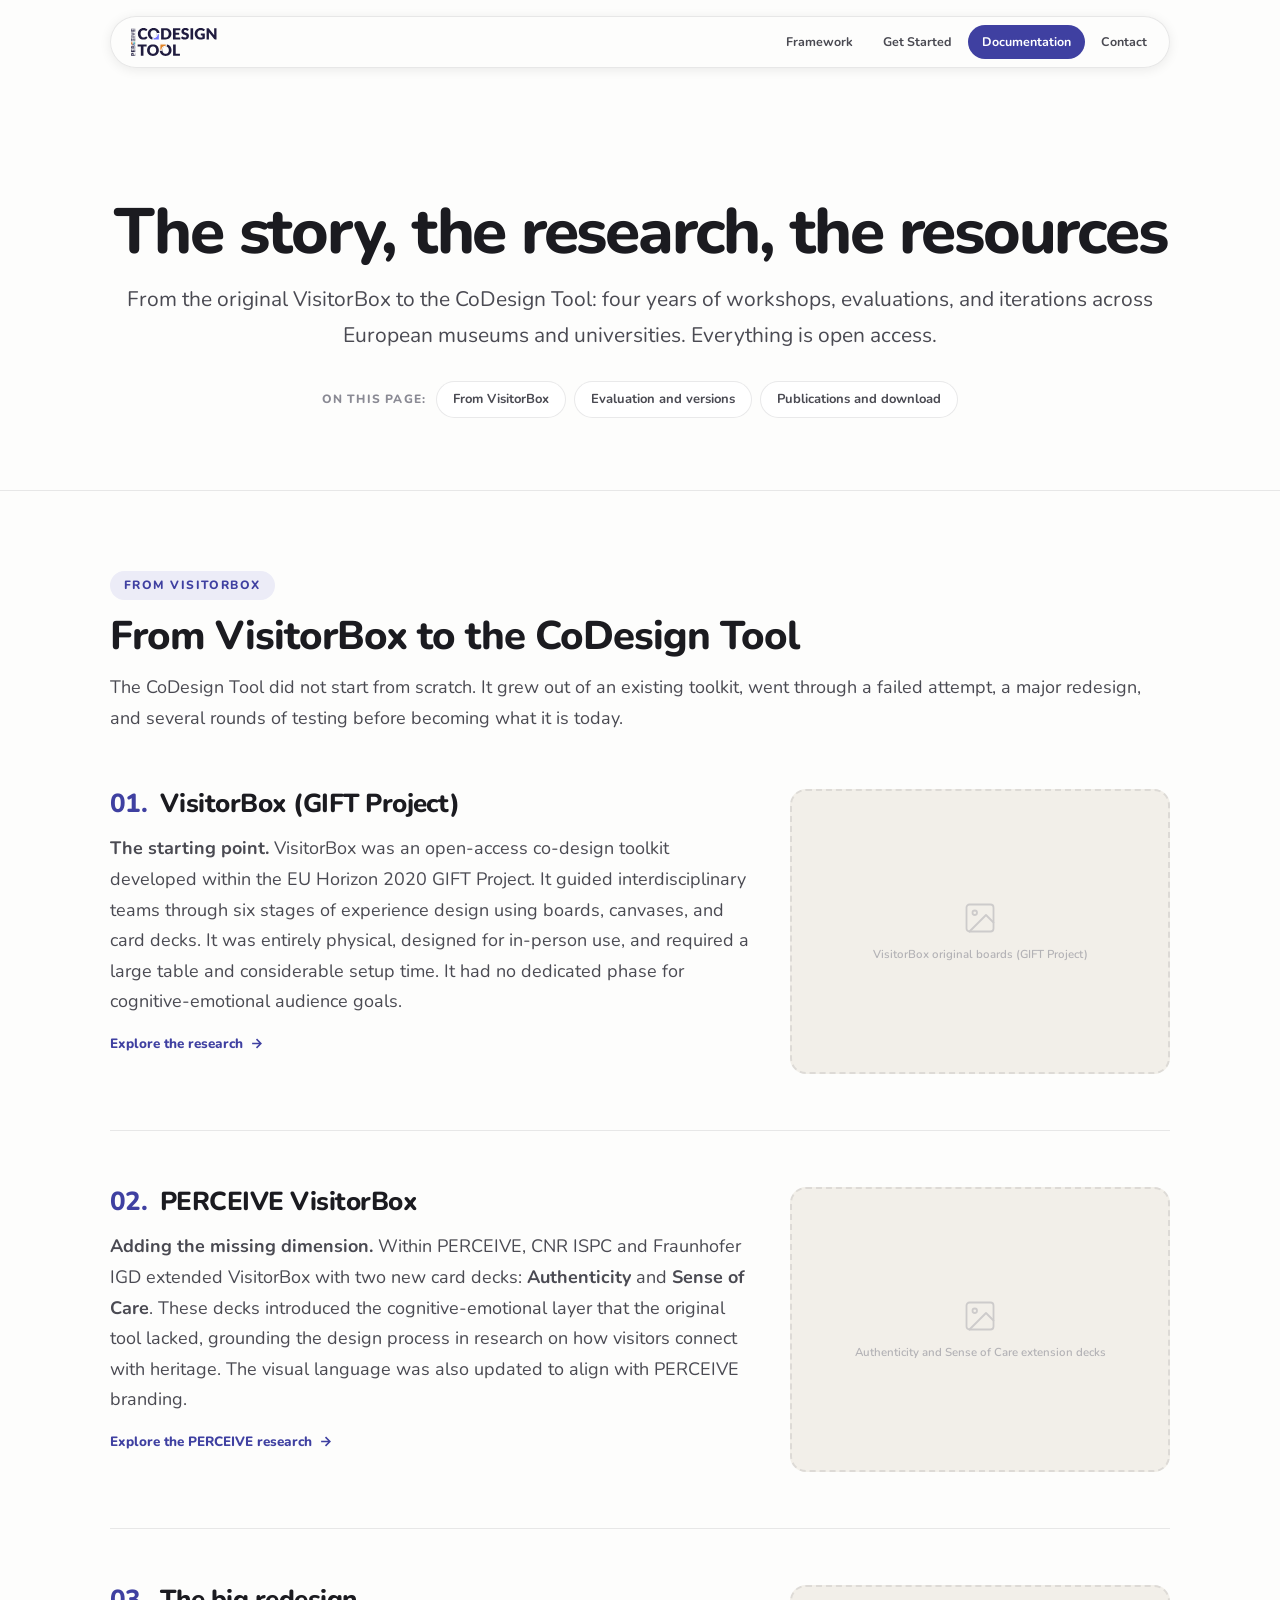
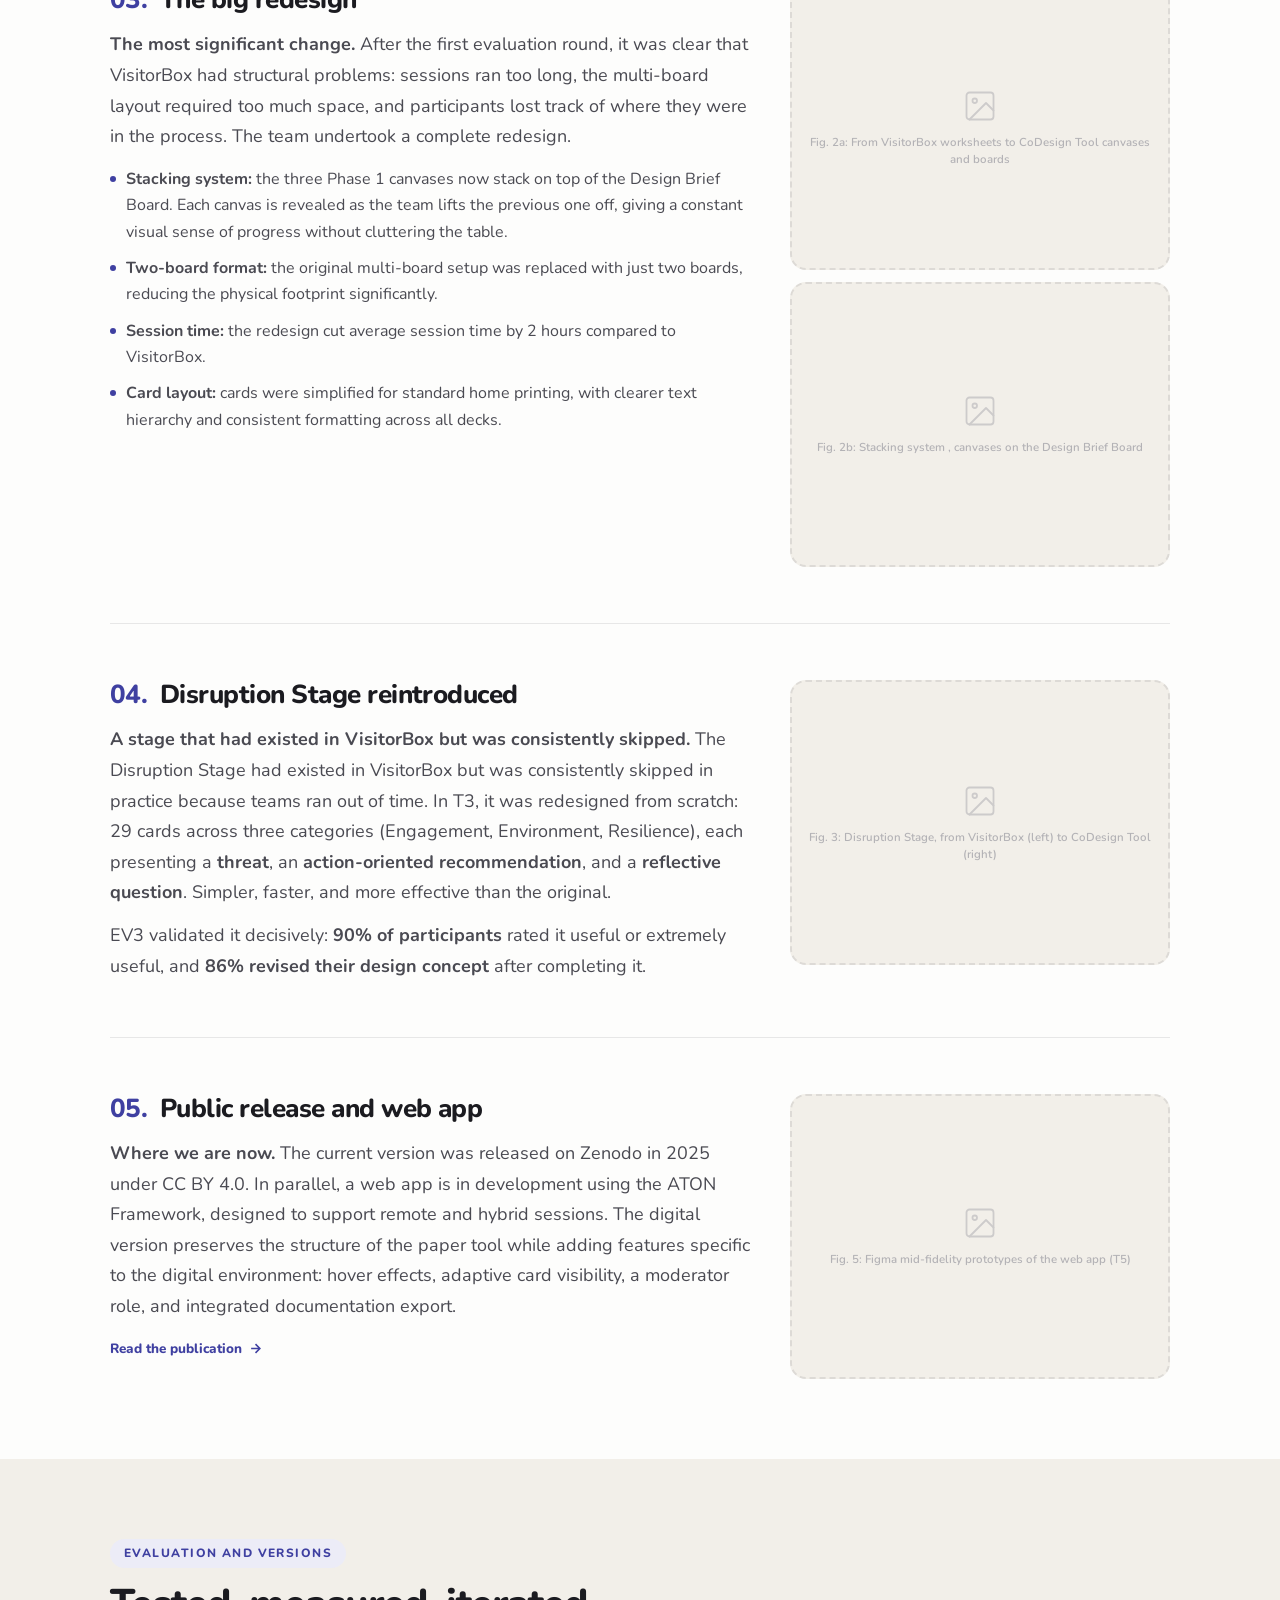
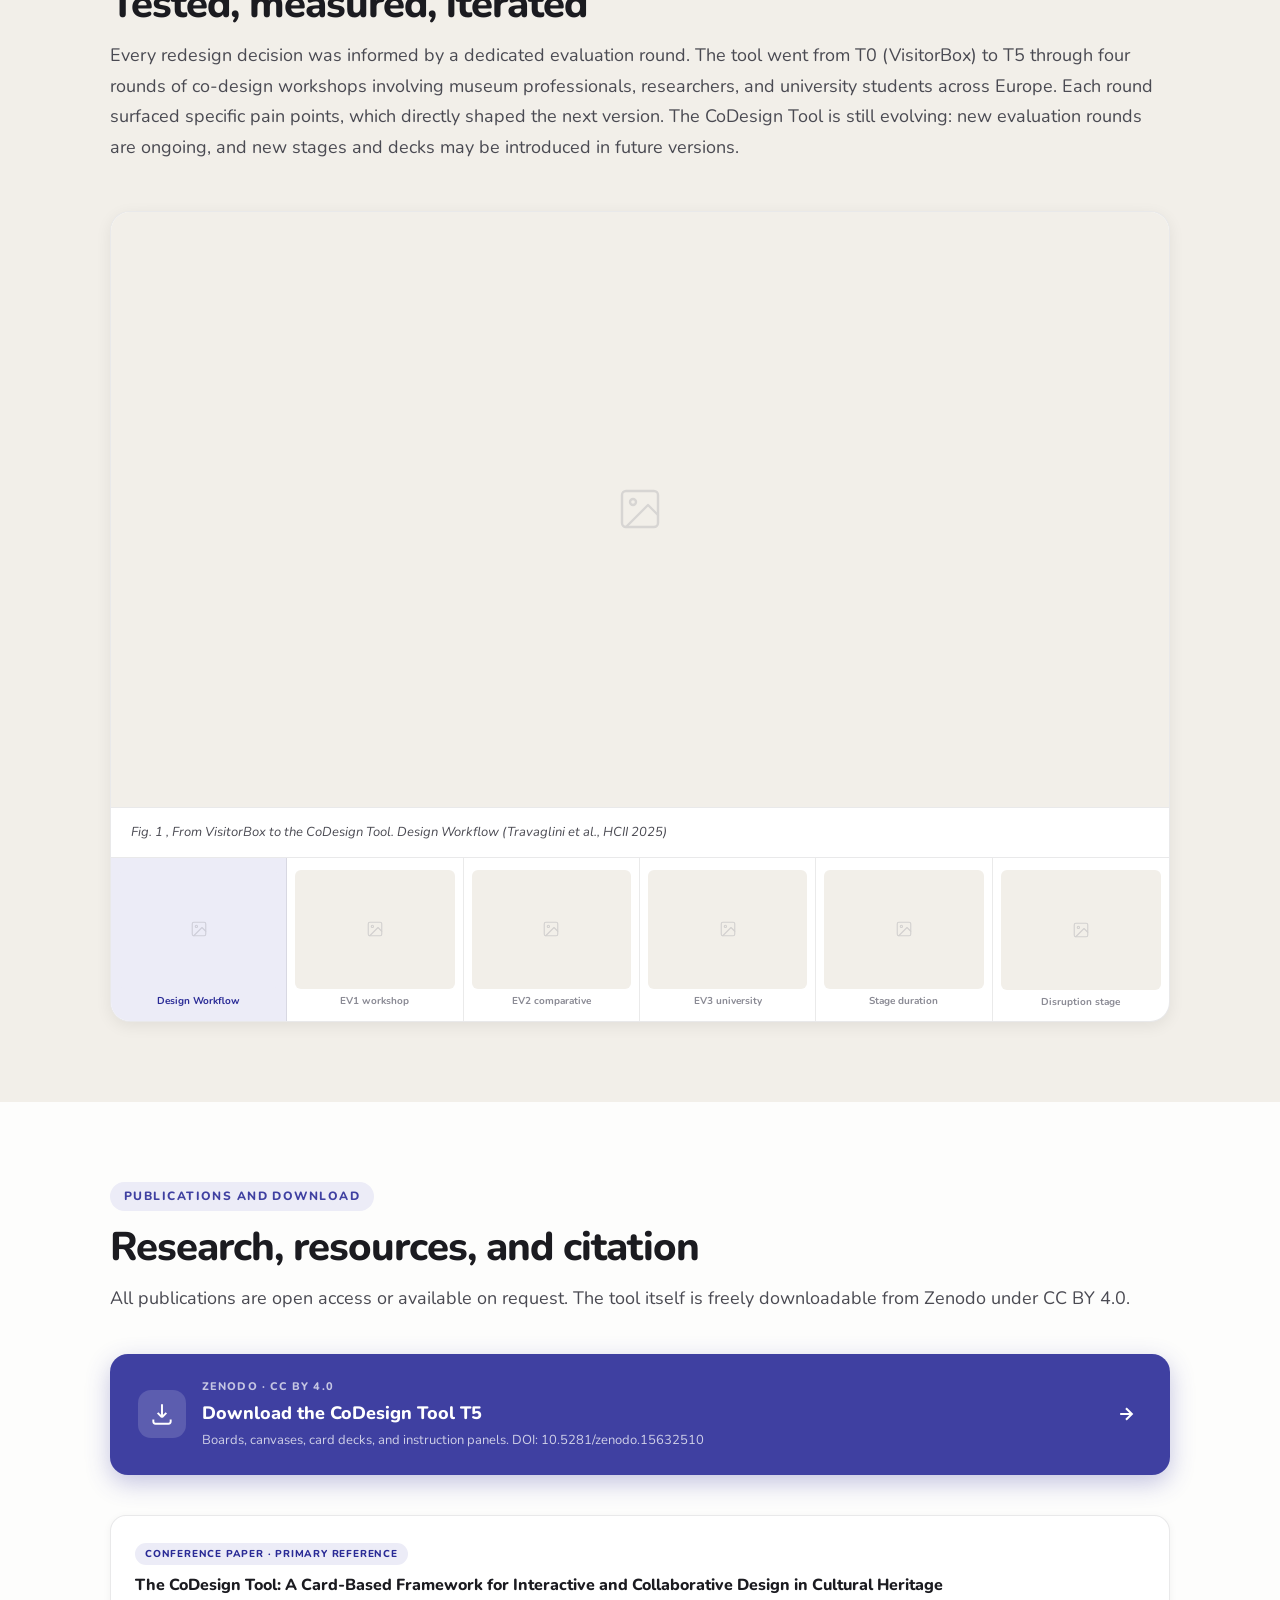
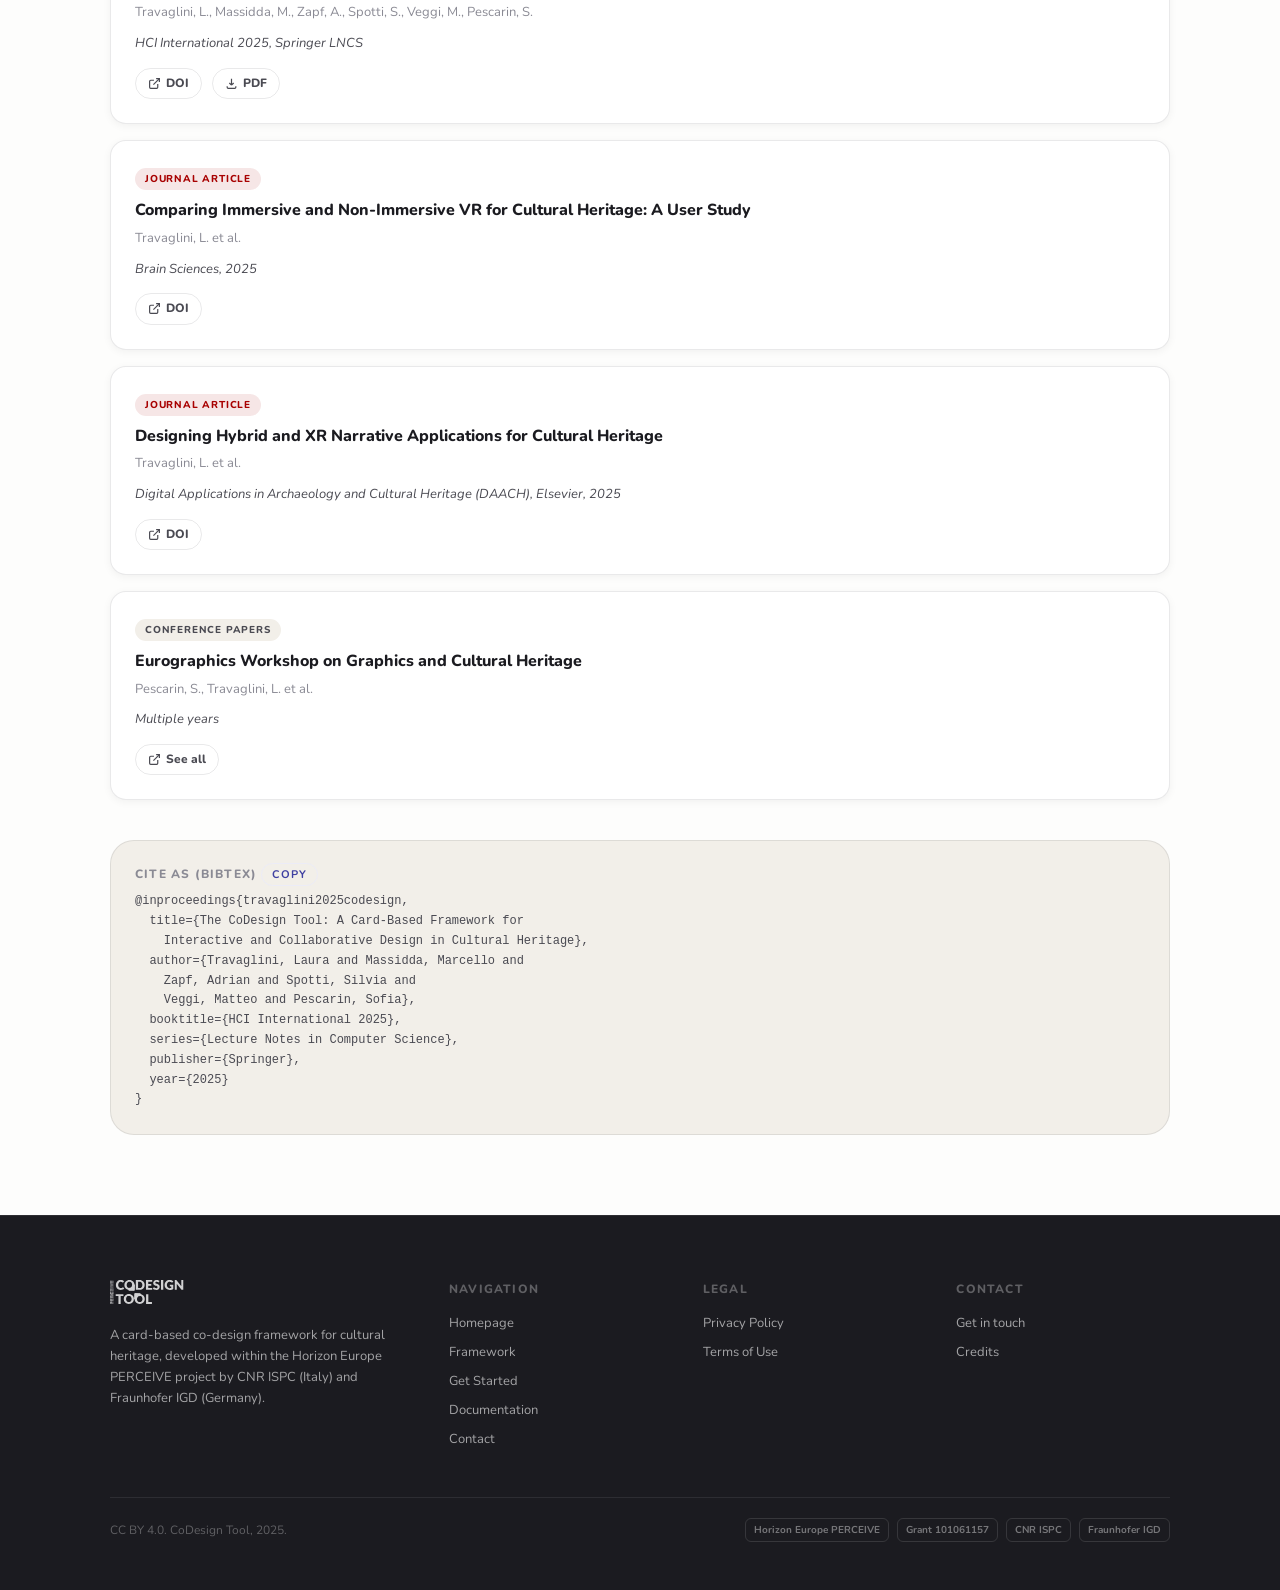
<file: documentation.html>
﻿<!doctype html>
<html lang="en">
<head>
<meta charset="utf-8">
<meta name="viewport" content="width=device-width, initial-scale=1">
<title>Documentation &middot; CoDesign Tool</title>
<link rel="preconnect" href="https://fonts.googleapis.com">
<link rel="preconnect" href="https://fonts.gstatic.com" crossorigin>
<link href="https://fonts.googleapis.com/css2?family=Nunito:wght@400;600;700;800;900&display=swap" rel="stylesheet">
<link rel="stylesheet" href="style.css">
</head>
<body>
<nav class="nav">
  <a href="home.html" class="nav-logo"><svg class="logo-svg" height="40" viewBox="0 0 821 265" fill="none" xmlns="http://www.w3.org/2000/svg" xmlns:xlink="http://www.w3.org/1999/xlink">
<rect y="264.127" width="257.413" height="40.7783" transform="rotate(-90 0 264.127)" fill="url(#pattern0_1145_28409)"/>
<path d="M143.401 80.7421C143.99 80.7421 144.58 80.8649 145.169 81.1105C145.759 81.3069 146.323 81.6753 146.864 82.2155L156.735 92.6029C152.413 98.251 146.986 102.524 140.454 105.421C133.971 108.27 126.285 109.694 117.396 109.694C109.243 109.694 101.925 108.319 95.4421 105.569C89.0082 102.769 83.5321 98.9385 79.0137 94.0763C74.5444 89.165 71.1065 83.3697 68.6999 76.6903C66.2934 69.9618 65.0901 62.6684 65.0901 54.8103C65.0901 46.8049 66.3916 39.4625 68.9946 32.7831C71.5976 26.0545 75.2565 20.2592 79.9714 15.397C84.6863 10.5348 90.3343 6.75306 96.9155 4.05183C103.497 1.35061 110.741 -5.00377e-06 118.648 -5.00377e-06C122.675 -5.00377e-06 126.457 0.368344 129.993 1.10504C133.578 1.79262 136.918 2.77489 140.012 4.05183C143.106 5.27967 145.955 6.77762 148.558 8.54569C151.161 10.3138 153.469 12.2292 155.483 14.2919L147.085 25.5634C146.544 26.251 145.906 26.8895 145.169 27.4788C144.432 28.0191 143.401 28.2892 142.075 28.2892C141.191 28.2892 140.356 28.0927 139.57 27.6998C138.784 27.3069 137.95 26.8404 137.066 26.3001C136.181 25.7108 135.199 25.0968 134.119 24.4584C133.087 23.7708 131.835 23.1569 130.362 22.6166C128.937 22.0273 127.243 21.5361 125.278 21.1432C123.363 20.7503 121.104 20.5539 118.501 20.5539C114.375 20.5539 110.593 21.3151 107.156 22.8376C103.767 24.3601 100.82 26.5948 98.3152 29.5416C95.8595 32.4393 93.9441 36.0245 92.569 40.2974C91.2429 44.5211 90.5799 49.3588 90.5799 54.8103C90.5799 60.311 91.3166 65.1978 92.79 69.4706C94.3125 73.7435 96.3507 77.3533 98.9046 80.3001C101.508 83.1978 104.528 85.4079 107.966 86.9304C111.404 88.4529 115.087 89.2141 119.016 89.2141C121.276 89.2141 123.338 89.1159 125.205 88.9195C127.071 88.6739 128.814 88.3055 130.435 87.8144C132.056 87.2742 133.578 86.5866 135.003 85.7517C136.427 84.8676 137.876 83.7626 139.349 82.4365C139.939 81.9454 140.577 81.5525 141.265 81.2578C141.952 80.914 142.664 80.7421 143.401 80.7421ZM270.507 54.8103C270.507 62.5702 269.156 69.7899 266.455 76.4693C263.803 83.1487 260.046 88.9686 255.184 93.929C250.321 98.8403 244.452 102.696 237.576 105.495C230.75 108.295 223.162 109.694 214.812 109.694C206.463 109.694 198.851 108.295 191.975 105.495C185.099 102.696 179.205 98.8403 174.294 93.929C169.432 88.9686 165.65 83.1487 162.949 76.4693C160.297 69.7899 158.971 62.5702 158.971 54.8103C158.971 47.0504 160.297 39.8308 162.949 33.1514C165.65 26.472 169.432 20.6767 174.294 15.7653C179.205 10.854 185.099 6.99863 191.975 4.19918C198.851 1.39972 206.463 -5.00377e-06 214.812 -5.00377e-06C223.162 -5.00377e-06 230.75 1.42428 237.576 4.27284C244.452 7.0723 250.321 10.9277 255.184 15.839C260.046 20.7503 263.803 26.5457 266.455 33.2251C269.156 39.9045 270.507 47.0996 270.507 54.8103ZM245.017 54.8103C245.017 49.5061 244.33 44.7421 242.954 40.5184C241.579 36.2455 239.59 32.6357 236.987 29.6889C234.433 26.7421 231.29 24.4829 227.557 22.9113C223.825 21.3397 219.576 20.5539 214.812 20.5539C209.999 20.5539 205.702 21.3397 201.92 22.9113C198.188 24.4829 195.02 26.7421 192.417 29.6889C189.863 32.6357 187.898 36.2455 186.523 40.5184C185.148 44.7421 184.461 49.5061 184.461 54.8103C184.461 60.1637 185.148 64.9768 186.523 69.2496C187.898 73.4734 189.863 77.0586 192.417 80.0054C195.02 82.9522 198.188 85.2114 201.92 86.783C205.702 88.3055 209.999 89.0668 214.812 89.0668C219.576 89.0668 223.825 88.3055 227.557 86.783C231.29 85.2114 234.433 82.9522 236.987 80.0054C239.59 77.0586 241.579 73.4734 242.954 69.2496C244.33 64.9768 245.017 60.1637 245.017 54.8103ZM382.552 54.8103C382.552 62.5702 381.201 69.7407 378.5 76.3219C375.848 82.854 372.091 88.5265 367.228 93.3396C362.366 98.1036 356.497 101.836 349.621 104.537C342.795 107.19 335.207 108.516 326.857 108.516H285.16V1.17871H326.857C335.207 1.17871 342.795 2.52933 349.621 5.23055C356.497 7.93177 362.366 11.6644 367.228 16.4284C372.091 21.1923 375.848 26.8649 378.5 33.4461C381.201 39.9781 382.552 47.0996 382.552 54.8103ZM357.062 54.8103C357.062 49.5061 356.374 44.7176 354.999 40.4447C353.624 36.1719 351.635 32.562 349.032 29.6153C346.478 26.6193 343.335 24.3356 339.602 22.764C335.87 21.1432 331.621 20.3329 326.857 20.3329H310.208V89.3615H326.857C331.621 89.3615 335.87 88.5757 339.602 87.004C343.335 85.3833 346.478 83.0995 349.032 80.1527C351.635 77.1568 353.624 73.5225 354.999 69.2496C356.374 64.9768 357.062 60.1637 357.062 54.8103ZM422.295 20.3329V45.3806H456.036V63.798H422.295V89.3615H466.35V108.516H397.248V1.17871L466.35 1.17871V20.3329H422.295ZM541.013 22.985C540.276 24.1637 539.491 25.0477 538.656 25.6371C537.87 26.2264 536.839 26.5211 535.562 26.5211C534.432 26.5211 533.204 26.1773 531.878 25.4897C530.601 24.753 529.128 23.9427 527.458 23.0586C525.837 22.1746 523.971 21.3888 521.859 20.7012C519.747 19.9645 517.341 19.5962 514.639 19.5962C509.974 19.5962 506.487 20.603 504.178 22.6166C501.919 24.5812 500.789 27.2578 500.789 30.6466C500.789 32.8076 501.477 34.6003 502.852 36.0245C504.227 37.4488 506.02 38.6766 508.23 39.708C510.489 40.7394 513.043 41.6971 515.892 42.5811C518.789 43.4161 521.736 44.3738 524.732 45.4543C527.728 46.4856 530.65 47.7135 533.499 49.1378C536.397 50.562 538.95 52.3792 541.161 54.5893C543.42 56.7994 545.237 59.5006 546.612 62.693C547.987 65.8362 548.675 69.6425 548.675 74.1118C548.675 79.0723 547.815 83.7135 546.096 88.0354C544.377 92.3574 541.873 96.1391 538.582 99.3806C535.341 102.573 531.313 105.102 526.5 106.969C521.736 108.786 516.309 109.694 510.219 109.694C506.879 109.694 503.466 109.351 499.979 108.663C496.541 107.975 493.201 107.018 489.96 105.79C486.719 104.513 483.674 103.015 480.825 101.296C477.976 99.577 475.496 97.6616 473.384 95.5497L480.751 83.9099C481.341 83.075 482.102 82.3874 483.035 81.8472C484.017 81.2578 485.073 80.9631 486.203 80.9631C487.676 80.9631 489.15 81.4297 490.623 82.3628C492.146 83.296 493.84 84.3274 495.706 85.457C497.622 86.5866 499.807 87.618 502.263 88.5511C504.719 89.4843 507.616 89.9508 510.956 89.9508C515.474 89.9508 518.986 88.9686 521.491 87.004C523.995 84.9904 525.248 81.8226 525.248 77.5006C525.248 74.9959 524.56 72.9577 523.185 71.386C521.81 69.8144 519.993 68.5129 517.734 67.4815C515.523 66.4502 512.994 65.5416 510.146 64.7558C507.297 63.9699 504.375 63.1105 501.379 62.1773C498.383 61.195 495.461 60.0163 492.612 58.6412C489.764 57.2169 487.21 55.3751 484.95 53.1159C482.74 50.8076 480.948 47.959 479.573 44.5702C478.197 41.1323 477.51 36.9086 477.51 31.899C477.51 27.8717 478.32 23.9427 479.941 20.1119C481.562 16.281 483.944 12.8677 487.087 9.87175C490.23 6.87584 494.086 4.49385 498.653 2.72577C503.221 0.908588 508.451 -5.00377e-06 514.345 -5.00377e-06C517.635 -5.00377e-06 520.828 0.270119 523.922 0.810366C527.065 1.3015 530.036 2.06275 532.836 3.09412C535.635 4.07639 538.238 5.27967 540.645 6.70394C543.1 8.07911 545.286 9.65074 547.201 11.4188L541.013 22.985ZM588.34 108.516H563.293V1.17871H588.34V108.516ZM660.617 52.8949H698.778V98.2019C693.278 102.229 687.409 105.151 681.171 106.969C674.983 108.786 668.5 109.694 661.722 109.694C652.882 109.694 644.827 108.319 637.559 105.569C630.339 102.769 624.151 98.9385 618.994 94.0763C613.837 89.165 609.859 83.3697 607.059 76.6903C604.26 69.9618 602.86 62.6684 602.86 54.8103C602.86 46.8049 604.186 39.4625 606.838 32.7831C609.49 26.0545 613.272 20.2592 618.183 15.397C623.144 10.5348 629.111 6.75306 636.085 4.05183C643.108 1.35061 650.942 -5.00377e-06 659.586 -5.00377e-06C664.055 -5.00377e-06 668.254 0.368344 672.183 1.10504C676.112 1.84174 679.722 2.84856 683.013 4.1255C686.353 5.40245 689.398 6.92496 692.148 8.69303C694.898 10.4611 697.354 12.3765 699.515 14.4393L692.295 25.4161C691.166 27.135 689.692 28.191 687.875 28.5839C686.107 28.9768 684.192 28.5348 682.129 27.2578C680.164 26.0791 678.298 25.0723 676.53 24.2374C674.811 23.3533 673.043 22.6412 671.226 22.1009C669.409 21.5607 667.493 21.1678 665.479 20.9222C663.466 20.6767 661.207 20.5539 658.702 20.5539C654.036 20.5539 649.837 21.3888 646.104 23.0586C642.372 24.6794 639.179 26.9877 636.527 29.9836C633.924 32.9795 631.911 36.5893 630.486 40.8131C629.062 44.9877 628.35 49.6534 628.35 54.8103C628.35 60.5075 629.136 65.5661 630.707 69.9863C632.279 74.4065 634.489 78.1391 637.338 81.1841C640.235 84.2291 643.673 86.562 647.651 88.1828C651.679 89.7544 656.123 90.5402 660.986 90.5402C663.982 90.5402 666.683 90.2455 669.089 89.6562C671.545 89.0668 673.927 88.281 676.235 87.2987V71.0177H665.627C664.055 71.0177 662.827 70.6002 661.943 69.7653C661.059 68.9304 660.617 67.8744 660.617 66.5975V52.8949ZM809.232 1.17871V108.516H796.266C794.351 108.516 792.73 108.221 791.404 107.632C790.127 106.993 788.85 105.913 787.573 104.39L736.962 40.371C737.159 42.2865 737.281 44.1528 737.331 45.97C737.429 47.738 737.478 49.4079 737.478 50.9795V108.516H715.524V1.17871H728.638C729.718 1.17871 730.627 1.22783 731.363 1.32605C732.1 1.42428 732.763 1.62073 733.352 1.91541C733.942 2.16098 734.507 2.52933 735.047 3.02046C735.587 3.51159 736.201 4.17462 736.889 5.00954L787.942 69.4706C787.696 67.4079 787.524 65.4188 787.426 63.5034C787.328 61.5388 787.279 59.6971 787.279 57.9781V1.17871H809.232Z" fill="#201C3F"/>
<path d="M148.189 176.063H117.984V263.656H93.0837V176.063H62.879V156.319H148.189V176.063ZM263.743 209.951C263.743 217.711 262.393 224.93 259.691 231.61C257.039 238.289 253.282 244.109 248.42 249.07C243.558 253.981 237.689 257.836 230.813 260.636C223.986 263.435 216.398 264.835 208.049 264.835C199.7 264.835 192.087 263.435 185.211 260.636C178.335 257.836 172.442 253.981 167.53 249.07C162.668 244.109 158.887 238.289 156.185 231.61C153.533 224.93 152.207 217.711 152.207 209.951C152.207 202.191 153.533 194.971 156.185 188.292C158.887 181.613 162.668 175.817 167.53 170.906C172.442 165.995 178.335 162.139 185.211 159.34C192.087 156.54 199.7 155.141 208.049 155.141C216.398 155.141 223.986 156.565 230.813 159.413C237.689 162.213 243.558 166.068 248.42 170.98C253.282 175.891 257.039 181.686 259.691 188.366C262.393 195.045 263.743 202.24 263.743 209.951ZM238.253 209.951C238.253 204.647 237.566 199.883 236.191 195.659C234.816 191.386 232.826 187.776 230.223 184.83C227.67 181.883 224.526 179.624 220.794 178.052C217.061 176.48 212.813 175.694 208.049 175.694C203.236 175.694 198.938 176.48 195.157 178.052C191.424 179.624 188.256 181.883 185.653 184.83C183.099 187.776 181.135 191.386 179.76 195.659C178.384 199.883 177.697 204.647 177.697 209.951C177.697 215.304 178.384 220.117 179.76 224.39C181.135 228.614 183.099 232.199 185.653 235.146C188.256 238.093 191.424 240.352 195.157 241.924C198.938 243.446 203.236 244.207 208.049 244.207C212.813 244.207 217.061 243.446 220.794 241.924C224.526 240.352 227.67 238.093 230.223 235.146C232.826 232.199 234.816 228.614 236.191 224.39C237.566 220.117 238.253 215.304 238.253 209.951ZM383.744 209.951C383.744 217.711 382.394 224.93 379.693 231.61C377.04 238.289 373.283 244.109 368.421 249.07C363.559 253.981 357.69 257.836 350.814 260.636C343.987 263.435 336.399 264.835 328.05 264.835C319.701 264.835 312.088 263.435 305.212 260.636C298.337 257.836 292.443 253.981 287.532 249.07C282.669 244.109 278.888 238.289 276.187 231.61C273.534 224.93 272.208 217.711 272.208 209.951C272.208 202.191 273.534 194.971 276.187 188.292C278.888 181.613 282.669 175.817 287.532 170.906C292.443 165.995 298.337 162.139 305.212 159.34C312.088 156.54 319.701 155.141 328.05 155.141C336.399 155.141 343.987 156.565 350.814 159.413C357.69 162.213 363.559 166.068 368.421 170.98C373.283 175.891 377.04 181.686 379.693 188.366C382.394 195.045 383.744 202.24 383.744 209.951ZM358.255 209.951C358.255 204.647 357.567 199.883 356.192 195.659C354.817 191.386 352.828 187.776 350.225 184.83C347.671 181.883 344.528 179.624 340.795 178.052C337.062 176.48 332.814 175.694 328.05 175.694C323.237 175.694 318.94 176.48 315.158 178.052C311.425 179.624 308.257 181.883 305.654 184.83C303.101 187.776 301.136 191.386 299.761 195.659C298.386 199.883 297.698 204.647 297.698 209.951C297.698 215.304 298.386 220.117 299.761 224.39C301.136 228.614 303.101 232.199 305.654 235.146C308.257 238.093 311.425 240.352 315.158 241.924C318.94 243.446 323.237 244.207 328.05 244.207C332.814 244.207 337.062 243.446 340.795 241.924C344.528 240.352 347.671 238.093 350.225 235.146C352.828 232.199 354.817 228.614 356.192 224.39C357.567 220.117 358.255 215.304 358.255 209.951ZM463.08 243.765V263.656H398.398V156.319H423.298V243.765H463.08Z" fill="#201C3F"/>
<path d="M269.369 53.5159L268.424 114.011L207.928 113.067L208.258 91.9549L213.458 92.0361C222.524 92.1777 231.275 88.7119 237.786 82.4012C241.01 79.2765 243.587 75.5471 245.369 71.4265C247.152 67.306 248.106 62.8748 248.176 58.3857L248.257 53.1862L269.369 53.5159Z" fill="#7172FF" stroke="white" stroke-width="10.4004"/>
<path d="M271.989 210.041L273.836 149.567L334.311 151.414L333.666 172.518L328.468 172.359C319.405 172.082 310.603 175.417 303.999 181.63C300.729 184.707 298.097 188.397 296.253 192.491C294.409 196.584 293.389 201.001 293.252 205.488L293.093 210.686L271.989 210.041Z" fill="#E28428" stroke="white" stroke-width="10.4004"/>
<defs>
<pattern id="pattern0_1145_28409" patternContentUnits="objectBoundingBox" width="1" height="1">
<use xlink:href="#image0_1145_28409" transform="matrix(0.00122234 0 0 0.00771605 -0.0679621 -0.25)"/>
</pattern>
<image id="image0_1145_28409" width="925" height="270" preserveAspectRatio="none" xlink:href="[data-uri]"/>
</defs>
</svg>

  <svg class="nav-icon logo-mobile" height="32" width="32" viewBox="0 0 2901 2828" fill="none" xmlns="http://www.w3.org/2000/svg">
<path d="M2770.9 1311.86C2770.9 1497.59 2738.57 1670.39 2673.92 1830.25C2610.44 1990.12 2520.51 2129.42 2404.14 2248.15C2287.77 2365.7 2147.29 2457.97 1982.72 2524.98C1819.33 2591.98 1637.71 2625.48 1437.88 2625.48C1238.04 2625.48 1055.84 2591.98 891.27 2524.98C726.7 2457.97 585.64 2365.7 468.089 2248.15C351.715 2129.42 261.201 1990.12 196.549 1830.25C133.072 1670.39 101.333 1497.59 101.333 1311.86C101.333 1126.13 133.072 953.331 196.549 793.463C261.201 633.594 351.715 494.885 468.089 377.335C585.64 259.785 726.7 167.508 891.27 100.505C1055.84 33.501 1238.04 -0.000862954 1437.88 -0.000862954C1637.71 -0.000862954 1819.33 34.0887 1982.72 102.268C2147.29 169.271 2287.77 261.548 2404.14 379.098C2520.51 496.648 2610.44 635.358 2673.92 795.226C2738.57 955.094 2770.9 1127.3 2770.9 1311.86ZM2160.81 1311.86C2160.81 1184.9 2144.35 1070.88 2111.44 969.788C2078.53 867.519 2030.92 781.12 1968.62 710.59C1907.49 640.06 1832.26 585.987 1742.92 548.371C1653.58 510.755 1551.9 491.947 1437.88 491.947C1322.68 491.947 1219.82 510.755 1129.31 548.371C1039.97 585.987 964.151 640.06 901.85 710.59C840.723 781.12 793.703 867.519 760.789 969.788C727.875 1070.88 711.418 1184.9 711.418 1311.86C711.418 1439.99 727.875 1555.19 760.789 1657.46C793.703 1758.55 840.723 1844.36 901.85 1914.89C964.151 1985.42 1039.97 2039.49 1129.31 2077.11C1219.82 2113.55 1322.68 2131.77 1437.88 2131.77C1551.9 2131.77 1653.58 2113.55 1742.92 2077.11C1832.26 2039.49 1907.49 1985.42 1968.62 1914.89C2030.92 1844.36 2078.53 1758.55 2111.44 1657.46C2144.35 1555.19 2160.81 1439.99 2160.81 1311.86Z" fill="#201C3F"/>
<path d="M2774.17 1252.77L2751.55 2700.7L1303.62 2678.09L1311.51 2172.79L1435.96 2174.74C1652.96 2178.13 1862.41 2095.17 2018.25 1944.13C2095.41 1869.34 2157.09 1780.09 2199.76 1681.46C2242.43 1582.84 2265.25 1476.78 2266.93 1369.33L2268.87 1244.88L2774.17 1252.77Z" fill="#7172FF" stroke="white" stroke-width="248.93"/>
</svg>

  </a><div class="nav-links" id="nav-links">
    <div class="nav-pill" id="nav-pill"></div>
    <a href="framework.html">Framework</a>
    <a href="get-started.html">Get Started</a>
    <a href="documentation.html" class="active">Documentation</a>
    <a href="contact.html">Contact</a>
  </div>
</nav>

<header class="page-hero">
  <div class="hero-inner">
    <h1 class="page-title">The story, the research, the resources</h1>
    <p class="page-lead">From the original VisitorBox to the CoDesign Tool: four years of workshops, evaluations, and iterations across European museums and universities. Everything is open access.</p>
    <div class="page-subnav-wrap">
      <span class="page-subnav-label">On this page:</span>
      <nav class="page-subnav">
        <a href="#story">From VisitorBox</a>
        <a href="#evaluation">Evaluation and versions</a>
        <a href="#publications">Publications and download</a>
      </nav>
    </div>
  </div>
</header>

<!-- ============================================================
     S1: FROM VISITORBOX TO CODESIGN TOOL
     ============================================================ -->
<section class="section" id="story">
  <div class="section-inner">
    <span class="section-eyebrow reveal">From VisitorBox</span>
    <h2 class="section-title reveal reveal-delay-1">From VisitorBox to the CoDesign Tool</h2>
    <p class="section-body reveal reveal-delay-2" style="margin-bottom:56px">The CoDesign Tool did not start from scratch. It grew out of an existing toolkit, went through a failed attempt, a major redesign, and several rounds of testing before becoming what it is today.</p>

    <!-- T0 -->
    <div class="story-block reveal">
      <div class="story-block-text">
        <h3 class="story-block-title"><span class="sbt-n">01.</span> VisitorBox (GIFT Project)</h3>
        <p class="section-body"><strong>The starting point.</strong> VisitorBox was an open-access co-design toolkit developed within the EU Horizon 2020 GIFT Project. It guided interdisciplinary teams through six stages of experience design using boards, canvases, and card decks. It was entirely physical, designed for in-person use, and required a large table and considerable setup time. It had no dedicated phase for cognitive-emotional audience goals.</p>
        <a class="story-link" href="#publications">Explore the research <svg viewBox="0 0 24 24"><path d="M5 12h14M12 5l7 7-7 7"/></svg></a>
      </div>
      <div class="story-block-img">
        <div class="img-ph">
          <svg viewBox="0 0 24 24" fill="none" stroke="currentColor" stroke-width="1.2" stroke-linecap="round" stroke-linejoin="round"><rect x="3" y="3" width="18" height="18" rx="2"/><circle cx="8.5" cy="8.5" r="1.5"/><polyline points="21 15 16 10 5 21"/></svg>
          <span>VisitorBox original boards (GIFT Project)</span>
        </div>
      </div>
    </div>

    <!-- T1/T2 -->
    <div class="story-block reveal">
      <div class="story-block-text">
        <h3 class="story-block-title"><span class="sbt-n">02.</span> PERCEIVE VisitorBox</h3>
        <p class="section-body"><strong>Adding the missing dimension.</strong> Within PERCEIVE, CNR ISPC and Fraunhofer IGD extended VisitorBox with two new card decks: <strong>Authenticity</strong> and <strong>Sense of Care</strong>. These decks introduced the cognitive-emotional layer that the original tool lacked, grounding the design process in research on how visitors connect with heritage. The visual language was also updated to align with PERCEIVE branding.</p>
        <a class="story-link" href="#publications">Explore the PERCEIVE research <svg viewBox="0 0 24 24"><path d="M5 12h14M12 5l7 7-7 7"/></svg></a>
      </div>
      <div class="story-block-img">
        <div class="img-ph">
          <svg viewBox="0 0 24 24" fill="none" stroke="currentColor" stroke-width="1.2" stroke-linecap="round" stroke-linejoin="round"><rect x="3" y="3" width="18" height="18" rx="2"/><circle cx="8.5" cy="8.5" r="1.5"/><polyline points="21 15 16 10 5 21"/></svg>
          <span>Authenticity and Sense of Care extension decks</span>
        </div>
      </div>
    </div>

    <!-- T3 - the big redesign -->
    <div class="story-block reveal">
      <div class="story-block-text">
        <h3 class="story-block-title"><span class="sbt-n">03.</span> The big redesign</h3>
        <p class="section-body"><strong>The most significant change.</strong> After the first evaluation round, it was clear that VisitorBox had structural problems: sessions ran too long, the multi-board layout required too much space, and participants lost track of where they were in the process. The team undertook a complete redesign.</p>
        <ul class="story-list">
          <li><strong>Stacking system:</strong> the three Phase 1 canvases now stack on top of the Design Brief Board. Each canvas is revealed as the team lifts the previous one off, giving a constant visual sense of progress without cluttering the table.</li>
          <li><strong>Two-board format:</strong> the original multi-board setup was replaced with just two boards, reducing the physical footprint significantly.</li>
          <li><strong>Session time:</strong> the redesign cut average session time by 2 hours compared to VisitorBox.</li>
          <li><strong>Card layout:</strong> cards were simplified for standard home printing, with clearer text hierarchy and consistent formatting across all decks.</li>
        </ul>
      </div>
      <div class="story-block-img">
        <div class="img-ph">
          <svg viewBox="0 0 24 24" fill="none" stroke="currentColor" stroke-width="1.2" stroke-linecap="round" stroke-linejoin="round"><rect x="3" y="3" width="18" height="18" rx="2"/><circle cx="8.5" cy="8.5" r="1.5"/><polyline points="21 15 16 10 5 21"/></svg>
          <span>Fig. 2a: From VisitorBox worksheets to CoDesign Tool canvases and boards</span>
        </div>
        <div class="img-ph" style="margin-top:12px">
          <svg viewBox="0 0 24 24" fill="none" stroke="currentColor" stroke-width="1.2" stroke-linecap="round" stroke-linejoin="round"><rect x="3" y="3" width="18" height="18" rx="2"/><circle cx="8.5" cy="8.5" r="1.5"/><polyline points="21 15 16 10 5 21"/></svg>
          <span>Fig. 2b: Stacking system , canvases on the Design Brief Board</span>
        </div>
      </div>
    </div>

    <!-- Disruption Stage -->
    <div class="story-block reveal">
      <div class="story-block-text">
        <h3 class="story-block-title"><span class="sbt-n">04.</span> Disruption Stage reintroduced</h3>
        <p class="section-body"><strong>A stage that had existed in VisitorBox but was consistently skipped.</strong> The Disruption Stage had existed in VisitorBox but was consistently skipped in practice because teams ran out of time. In T3, it was redesigned from scratch: 29 cards across three categories (Engagement, Environment, Resilience), each presenting a <strong>threat</strong>, an <strong>action-oriented recommendation</strong>, and a <strong>reflective question</strong>. Simpler, faster, and more effective than the original.</p>
        <p class="section-body" style="margin-top:12px">EV3 validated it decisively: <strong>90% of participants</strong> rated it useful or extremely useful, and <strong>86% revised their design concept</strong> after completing it.</p>
      </div>
      <div class="story-block-img">
        <div class="img-ph">
          <svg viewBox="0 0 24 24" fill="none" stroke="currentColor" stroke-width="1.2" stroke-linecap="round" stroke-linejoin="round"><rect x="3" y="3" width="18" height="18" rx="2"/><circle cx="8.5" cy="8.5" r="1.5"/><polyline points="21 15 16 10 5 21"/></svg>
          <span>Fig. 3: Disruption Stage, from VisitorBox (left) to CoDesign Tool (right)</span>
        </div>
      </div>
    </div>

    <!-- T5 / Web App -->
    <div class="story-block reveal">
      <div class="story-block-text">
        <h3 class="story-block-title"><span class="sbt-n">05.</span> Public release and web app</h3>
        <p class="section-body"><strong>Where we are now.</strong> The current version was released on Zenodo in 2025 under CC BY 4.0. In parallel, a web app is in development using the ATON Framework, designed to support remote and hybrid sessions. The digital version preserves the structure of the paper tool while adding features specific to the digital environment: hover effects, adaptive card visibility, a moderator role, and integrated documentation export.</p>
        <a class="story-link" href="#publications">Read the publication <svg viewBox="0 0 24 24"><path d="M5 12h14M12 5l7 7-7 7"/></svg></a>
      </div>
      <div class="story-block-img">
        <div class="img-ph">
          <svg viewBox="0 0 24 24" fill="none" stroke="currentColor" stroke-width="1.2" stroke-linecap="round" stroke-linejoin="round"><rect x="3" y="3" width="18" height="18" rx="2"/><circle cx="8.5" cy="8.5" r="1.5"/><polyline points="21 15 16 10 5 21"/></svg>
          <span>Fig. 5: Figma mid-fidelity prototypes of the web app (T5)</span>
        </div>
      </div>
    </div>

  </div>
</section>

<!-- ============================================================
     S2: EVALUATION AND VERSIONS
     ============================================================ -->
<section class="section alt" id="evaluation">
  <div class="section-inner">
    <span class="section-eyebrow reveal">Evaluation and versions</span>
    <h2 class="section-title reveal reveal-delay-1">Tested, measured, iterated</h2>
    <p class="section-body reveal reveal-delay-2" style="margin-bottom:16px">Every redesign decision was informed by a dedicated evaluation round. The tool went from T0 (VisitorBox) to T5 through four rounds of co-design workshops involving museum professionals, researchers, and university students across Europe. Each round surfaced specific pain points, which directly shaped the next version. The CoDesign Tool is still evolving: new evaluation rounds are ongoing, and new stages and decks may be introduced in future versions.</p>

    <!-- PHOTO CAROUSEL -->
    <div class="photo-carousel reveal" style="margin-top:48px">
      <div class="pc-main" id="pc-main">
        <div class="pc-slide active">
          <div class="pc-img-ph">
            <svg viewBox="0 0 24 24" fill="none" stroke="currentColor" stroke-width="1.2" stroke-linecap="round" stroke-linejoin="round"><rect x="3" y="3" width="18" height="18" rx="2"/><circle cx="8.5" cy="8.5" r="1.5"/><polyline points="21 15 16 10 5 21"/></svg>
          </div>
          <div class="pc-caption">Fig. 1 , From VisitorBox to the CoDesign Tool. Design Workflow (Travaglini et al., HCII 2025)</div>
        </div>
        <div class="pc-slide">
          <div class="pc-img-ph">
            <svg viewBox="0 0 24 24" fill="none" stroke="currentColor" stroke-width="1.2" stroke-linecap="round" stroke-linejoin="round"><rect x="3" y="3" width="18" height="18" rx="2"/><circle cx="8.5" cy="8.5" r="1.5"/><polyline points="21 15 16 10 5 21"/></svg>
          </div>
          <div class="pc-caption">EV1 , Assessment workshop at CNR ISPC, Rome (Nov 2023)</div>
        </div>
        <div class="pc-slide">
          <div class="pc-img-ph">
            <svg viewBox="0 0 24 24" fill="none" stroke="currentColor" stroke-width="1.2" stroke-linecap="round" stroke-linejoin="round"><rect x="3" y="3" width="18" height="18" rx="2"/><circle cx="8.5" cy="8.5" r="1.5"/><polyline points="21 15 16 10 5 21"/></svg>
          </div>
          <div class="pc-caption">EV2 , Comparative session, VisitorBox vs CoDesign Tool T3</div>
        </div>
        <div class="pc-slide">
          <div class="pc-img-ph">
            <svg viewBox="0 0 24 24" fill="none" stroke="currentColor" stroke-width="1.2" stroke-linecap="round" stroke-linejoin="round"><rect x="3" y="3" width="18" height="18" rx="2"/><circle cx="8.5" cy="8.5" r="1.5"/><polyline points="21 15 16 10 5 21"/></svg>
          </div>
          <div class="pc-caption">EV3 , University of Bologna, Master in Digital Humanities (2024/25)</div>
        </div>
        <div class="pc-slide">
          <div class="pc-img-ph">
            <svg viewBox="0 0 24 24" fill="none" stroke="currentColor" stroke-width="1.2" stroke-linecap="round" stroke-linejoin="round"><rect x="3" y="3" width="18" height="18" rx="2"/><circle cx="8.5" cy="8.5" r="1.5"/><polyline points="21 15 16 10 5 21"/></svg>
          </div>
          <div class="pc-caption">Fig. 4 , Comparison of average stage duration: CoDesign Tool vs VisitorBox (EV2)</div>
        </div>
        <div class="pc-slide">
          <div class="pc-img-ph">
            <svg viewBox="0 0 24 24" fill="none" stroke="currentColor" stroke-width="1.2" stroke-linecap="round" stroke-linejoin="round"><rect x="3" y="3" width="18" height="18" rx="2"/><circle cx="8.5" cy="8.5" r="1.5"/><polyline points="21 15 16 10 5 21"/></svg>
          </div>
          <div class="pc-caption">EV3 , Disruption stage in action, team working on scenario cards</div>
        </div>
      </div>
      <div class="pc-thumbs" id="pc-thumbs">
        <div class="pc-thumb active" onclick="pcGo(0)">
          <div class="pc-thumb-img">
            <svg viewBox="0 0 24 24" fill="none" stroke="currentColor" stroke-width="1.5" stroke-linecap="round" stroke-linejoin="round"><rect x="3" y="3" width="18" height="18" rx="2"/><circle cx="8.5" cy="8.5" r="1.5"/><polyline points="21 15 16 10 5 21"/></svg>
          </div>
          <span>Design Workflow</span>
        </div>
        <div class="pc-thumb" onclick="pcGo(1)">
          <div class="pc-thumb-img">
            <svg viewBox="0 0 24 24" fill="none" stroke="currentColor" stroke-width="1.5" stroke-linecap="round" stroke-linejoin="round"><rect x="3" y="3" width="18" height="18" rx="2"/><circle cx="8.5" cy="8.5" r="1.5"/><polyline points="21 15 16 10 5 21"/></svg>
          </div>
          <span>EV1 workshop</span>
        </div>
        <div class="pc-thumb" onclick="pcGo(2)">
          <div class="pc-thumb-img">
            <svg viewBox="0 0 24 24" fill="none" stroke="currentColor" stroke-width="1.5" stroke-linecap="round" stroke-linejoin="round"><rect x="3" y="3" width="18" height="18" rx="2"/><circle cx="8.5" cy="8.5" r="1.5"/><polyline points="21 15 16 10 5 21"/></svg>
          </div>
          <span>EV2 comparative</span>
        </div>
        <div class="pc-thumb" onclick="pcGo(3)">
          <div class="pc-thumb-img">
            <svg viewBox="0 0 24 24" fill="none" stroke="currentColor" stroke-width="1.5" stroke-linecap="round" stroke-linejoin="round"><rect x="3" y="3" width="18" height="18" rx="2"/><circle cx="8.5" cy="8.5" r="1.5"/><polyline points="21 15 16 10 5 21"/></svg>
          </div>
          <span>EV3 university</span>
        </div>
        <div class="pc-thumb" onclick="pcGo(4)">
          <div class="pc-thumb-img">
            <svg viewBox="0 0 24 24" fill="none" stroke="currentColor" stroke-width="1.5" stroke-linecap="round" stroke-linejoin="round"><rect x="3" y="3" width="18" height="18" rx="2"/><circle cx="8.5" cy="8.5" r="1.5"/><polyline points="21 15 16 10 5 21"/></svg>
          </div>
          <span>Stage duration</span>
        </div>
        <div class="pc-thumb" onclick="pcGo(5)">
          <div class="pc-thumb-img">
            <svg viewBox="0 0 24 24" fill="none" stroke="currentColor" stroke-width="1.5" stroke-linecap="round" stroke-linejoin="round"><rect x="3" y="3" width="18" height="18" rx="2"/><circle cx="8.5" cy="8.5" r="1.5"/><polyline points="21 15 16 10 5 21"/></svg>
          </div>
          <span>Disruption stage</span>
        </div>
      </div>
    </div>
  </div>
</section>

<!-- ============================================================
     S3: PUBLICATIONS AND DOWNLOAD
     ============================================================ -->
<section class="section" id="publications">
  <div class="section-inner">
    <span class="section-eyebrow reveal">Publications and download</span>
    <h2 class="section-title reveal reveal-delay-1">Research, resources, and citation</h2>
    <p class="section-body reveal reveal-delay-2" style="margin-bottom:40px">All publications are open access or available on request. The tool itself is freely downloadable from Zenodo under CC BY 4.0.</p>

    <a class="zenodo-cta reveal" href="https://zenodo.org/records/15632510" target="_blank" rel="noopener">
      <div class="zenodo-cta-icon">
        <svg viewBox="0 0 24 24"><path d="M12 3v12m0 0l-4-4m4 4l4-4"/><path d="M4 17v2a2 2 0 002 2h12a2 2 0 002-2v-2"/></svg>
      </div>
      <div class="zenodo-cta-body">
        <div class="zenodo-cta-label">Zenodo &middot; CC BY 4.0</div>
        <div class="zenodo-cta-title">Download the CoDesign Tool T5</div>
        <div class="zenodo-cta-desc">Boards, canvases, card decks, and instruction panels. DOI: 10.5281/zenodo.15632510</div>
      </div>
      <div class="zenodo-cta-arrow">
        <svg viewBox="0 0 24 24"><path d="M5 12h14M12 5l7 7-7 7"/></svg>
      </div>
    </a>

    <div class="pub-list" style="margin-top:40px">
      <div class="pub-item reveal">
        <span class="pub-tag" style="background:var(--brand-l);color:var(--brand-d)">Conference paper &middot; Primary reference</span>
        <div class="pub-title">The CoDesign Tool: A Card-Based Framework for Interactive and Collaborative Design in Cultural Heritage</div>
        <div class="pub-authors">Travaglini, L., Massidda, M., Zapf, A., Spotti, S., Veggi, M., Pescarin, S.</div>
        <div class="pub-venue">HCI International 2025, Springer LNCS</div>
        <div class="pub-links">
          <a class="pub-link" href="#"><svg viewBox="0 0 24 24"><path d="M18 13v6a2 2 0 01-2 2H5a2 2 0 01-2-2V8a2 2 0 012-2h6"/><polyline points="15 3 21 3 21 9"/><line x1="10" y1="14" x2="21" y2="3"/></svg> DOI</a>
          <a class="pub-link" href="#"><svg viewBox="0 0 24 24"><path d="M12 3v12m0 0l-4-4m4 4l4-4"/><path d="M4 17v2a2 2 0 002 2h12a2 2 0 002-2v-2"/></svg> PDF</a>
        </div>
      </div>
      <div class="pub-item reveal">
        <span class="pub-tag" style="background:#F6E6E6;color:#A80101">Journal article</span>
        <div class="pub-title">Comparing Immersive and Non-Immersive VR for Cultural Heritage: A User Study</div>
        <div class="pub-authors">Travaglini, L. et al.</div>
        <div class="pub-venue">Brain Sciences, 2025</div>
        <div class="pub-links">
          <a class="pub-link" href="#"><svg viewBox="0 0 24 24"><path d="M18 13v6a2 2 0 01-2 2H5a2 2 0 01-2-2V8a2 2 0 012-2h6"/><polyline points="15 3 21 3 21 9"/><line x1="10" y1="14" x2="21" y2="3"/></svg> DOI</a>
        </div>
      </div>
      <div class="pub-item reveal">
        <span class="pub-tag" style="background:#F6E6E6;color:#A80101">Journal article</span>
        <div class="pub-title">Designing Hybrid and XR Narrative Applications for Cultural Heritage</div>
        <div class="pub-authors">Travaglini, L. et al.</div>
        <div class="pub-venue">Digital Applications in Archaeology and Cultural Heritage (DAACH), Elsevier, 2025</div>
        <div class="pub-links">
          <a class="pub-link" href="#"><svg viewBox="0 0 24 24"><path d="M18 13v6a2 2 0 01-2 2H5a2 2 0 01-2-2V8a2 2 0 012-2h6"/><polyline points="15 3 21 3 21 9"/><line x1="10" y1="14" x2="21" y2="3"/></svg> DOI</a>
        </div>
      </div>
      <div class="pub-item reveal">
        <span class="pub-tag" style="background:var(--panel);color:var(--ink-soft)">Conference papers</span>
        <div class="pub-title">Eurographics Workshop on Graphics and Cultural Heritage</div>
        <div class="pub-authors">Pescarin, S., Travaglini, L. et al.</div>
        <div class="pub-venue">Multiple years</div>
        <div class="pub-links">
          <a class="pub-link" href="#"><svg viewBox="0 0 24 24"><path d="M18 13v6a2 2 0 01-2 2H5a2 2 0 01-2-2V8a2 2 0 012-2h6"/><polyline points="15 3 21 3 21 9"/><line x1="10" y1="14" x2="21" y2="3"/></svg> See all</a>
        </div>
      </div>
    </div>

    <div class="cite-box reveal" style="margin-top:40px">
      <div class="cite-label">
        Cite as (BibTeX)
        <span class="cite-copy" id="cite-copy-btn" onclick="copyCite()">Copy</span>
      </div>
      <pre id="cite-text">@inproceedings{travaglini2025codesign,
  title={The CoDesign Tool: A Card-Based Framework for
    Interactive and Collaborative Design in Cultural Heritage},
  author={Travaglini, Laura and Massidda, Marcello and
    Zapf, Adrian and Spotti, Silvia and
    Veggi, Matteo and Pescarin, Sofia},
  booktitle={HCI International 2025},
  series={Lecture Notes in Computer Science},
  publisher={Springer},
  year={2025}
}</pre>
    </div>
  </div>
</section>
<footer class="site-footer">
  <div class="footer-inner">
    <div class="footer-brand footer-col">
      <svg class="logo-svg" height="40" viewBox="0 0 821 265" fill="none" xmlns="http://www.w3.org/2000/svg" xmlns:xlink="http://www.w3.org/1999/xlink">
<rect y="264.127" width="257.413" height="40.7783" transform="rotate(-90 0 264.127)" fill="url(#pattern0_1145_28409)"/>
<path d="M143.401 80.7421C143.99 80.7421 144.58 80.8649 145.169 81.1105C145.759 81.3069 146.323 81.6753 146.864 82.2155L156.735 92.6029C152.413 98.251 146.986 102.524 140.454 105.421C133.971 108.27 126.285 109.694 117.396 109.694C109.243 109.694 101.925 108.319 95.4421 105.569C89.0082 102.769 83.5321 98.9385 79.0137 94.0763C74.5444 89.165 71.1065 83.3697 68.6999 76.6903C66.2934 69.9618 65.0901 62.6684 65.0901 54.8103C65.0901 46.8049 66.3916 39.4625 68.9946 32.7831C71.5976 26.0545 75.2565 20.2592 79.9714 15.397C84.6863 10.5348 90.3343 6.75306 96.9155 4.05183C103.497 1.35061 110.741 -5.00377e-06 118.648 -5.00377e-06C122.675 -5.00377e-06 126.457 0.368344 129.993 1.10504C133.578 1.79262 136.918 2.77489 140.012 4.05183C143.106 5.27967 145.955 6.77762 148.558 8.54569C151.161 10.3138 153.469 12.2292 155.483 14.2919L147.085 25.5634C146.544 26.251 145.906 26.8895 145.169 27.4788C144.432 28.0191 143.401 28.2892 142.075 28.2892C141.191 28.2892 140.356 28.0927 139.57 27.6998C138.784 27.3069 137.95 26.8404 137.066 26.3001C136.181 25.7108 135.199 25.0968 134.119 24.4584C133.087 23.7708 131.835 23.1569 130.362 22.6166C128.937 22.0273 127.243 21.5361 125.278 21.1432C123.363 20.7503 121.104 20.5539 118.501 20.5539C114.375 20.5539 110.593 21.3151 107.156 22.8376C103.767 24.3601 100.82 26.5948 98.3152 29.5416C95.8595 32.4393 93.9441 36.0245 92.569 40.2974C91.2429 44.5211 90.5799 49.3588 90.5799 54.8103C90.5799 60.311 91.3166 65.1978 92.79 69.4706C94.3125 73.7435 96.3507 77.3533 98.9046 80.3001C101.508 83.1978 104.528 85.4079 107.966 86.9304C111.404 88.4529 115.087 89.2141 119.016 89.2141C121.276 89.2141 123.338 89.1159 125.205 88.9195C127.071 88.6739 128.814 88.3055 130.435 87.8144C132.056 87.2742 133.578 86.5866 135.003 85.7517C136.427 84.8676 137.876 83.7626 139.349 82.4365C139.939 81.9454 140.577 81.5525 141.265 81.2578C141.952 80.914 142.664 80.7421 143.401 80.7421ZM270.507 54.8103C270.507 62.5702 269.156 69.7899 266.455 76.4693C263.803 83.1487 260.046 88.9686 255.184 93.929C250.321 98.8403 244.452 102.696 237.576 105.495C230.75 108.295 223.162 109.694 214.812 109.694C206.463 109.694 198.851 108.295 191.975 105.495C185.099 102.696 179.205 98.8403 174.294 93.929C169.432 88.9686 165.65 83.1487 162.949 76.4693C160.297 69.7899 158.971 62.5702 158.971 54.8103C158.971 47.0504 160.297 39.8308 162.949 33.1514C165.65 26.472 169.432 20.6767 174.294 15.7653C179.205 10.854 185.099 6.99863 191.975 4.19918C198.851 1.39972 206.463 -5.00377e-06 214.812 -5.00377e-06C223.162 -5.00377e-06 230.75 1.42428 237.576 4.27284C244.452 7.0723 250.321 10.9277 255.184 15.839C260.046 20.7503 263.803 26.5457 266.455 33.2251C269.156 39.9045 270.507 47.0996 270.507 54.8103ZM245.017 54.8103C245.017 49.5061 244.33 44.7421 242.954 40.5184C241.579 36.2455 239.59 32.6357 236.987 29.6889C234.433 26.7421 231.29 24.4829 227.557 22.9113C223.825 21.3397 219.576 20.5539 214.812 20.5539C209.999 20.5539 205.702 21.3397 201.92 22.9113C198.188 24.4829 195.02 26.7421 192.417 29.6889C189.863 32.6357 187.898 36.2455 186.523 40.5184C185.148 44.7421 184.461 49.5061 184.461 54.8103C184.461 60.1637 185.148 64.9768 186.523 69.2496C187.898 73.4734 189.863 77.0586 192.417 80.0054C195.02 82.9522 198.188 85.2114 201.92 86.783C205.702 88.3055 209.999 89.0668 214.812 89.0668C219.576 89.0668 223.825 88.3055 227.557 86.783C231.29 85.2114 234.433 82.9522 236.987 80.0054C239.59 77.0586 241.579 73.4734 242.954 69.2496C244.33 64.9768 245.017 60.1637 245.017 54.8103ZM382.552 54.8103C382.552 62.5702 381.201 69.7407 378.5 76.3219C375.848 82.854 372.091 88.5265 367.228 93.3396C362.366 98.1036 356.497 101.836 349.621 104.537C342.795 107.19 335.207 108.516 326.857 108.516H285.16V1.17871H326.857C335.207 1.17871 342.795 2.52933 349.621 5.23055C356.497 7.93177 362.366 11.6644 367.228 16.4284C372.091 21.1923 375.848 26.8649 378.5 33.4461C381.201 39.9781 382.552 47.0996 382.552 54.8103ZM357.062 54.8103C357.062 49.5061 356.374 44.7176 354.999 40.4447C353.624 36.1719 351.635 32.562 349.032 29.6153C346.478 26.6193 343.335 24.3356 339.602 22.764C335.87 21.1432 331.621 20.3329 326.857 20.3329H310.208V89.3615H326.857C331.621 89.3615 335.87 88.5757 339.602 87.004C343.335 85.3833 346.478 83.0995 349.032 80.1527C351.635 77.1568 353.624 73.5225 354.999 69.2496C356.374 64.9768 357.062 60.1637 357.062 54.8103ZM422.295 20.3329V45.3806H456.036V63.798H422.295V89.3615H466.35V108.516H397.248V1.17871L466.35 1.17871V20.3329H422.295ZM541.013 22.985C540.276 24.1637 539.491 25.0477 538.656 25.6371C537.87 26.2264 536.839 26.5211 535.562 26.5211C534.432 26.5211 533.204 26.1773 531.878 25.4897C530.601 24.753 529.128 23.9427 527.458 23.0586C525.837 22.1746 523.971 21.3888 521.859 20.7012C519.747 19.9645 517.341 19.5962 514.639 19.5962C509.974 19.5962 506.487 20.603 504.178 22.6166C501.919 24.5812 500.789 27.2578 500.789 30.6466C500.789 32.8076 501.477 34.6003 502.852 36.0245C504.227 37.4488 506.02 38.6766 508.23 39.708C510.489 40.7394 513.043 41.6971 515.892 42.5811C518.789 43.4161 521.736 44.3738 524.732 45.4543C527.728 46.4856 530.65 47.7135 533.499 49.1378C536.397 50.562 538.95 52.3792 541.161 54.5893C543.42 56.7994 545.237 59.5006 546.612 62.693C547.987 65.8362 548.675 69.6425 548.675 74.1118C548.675 79.0723 547.815 83.7135 546.096 88.0354C544.377 92.3574 541.873 96.1391 538.582 99.3806C535.341 102.573 531.313 105.102 526.5 106.969C521.736 108.786 516.309 109.694 510.219 109.694C506.879 109.694 503.466 109.351 499.979 108.663C496.541 107.975 493.201 107.018 489.96 105.79C486.719 104.513 483.674 103.015 480.825 101.296C477.976 99.577 475.496 97.6616 473.384 95.5497L480.751 83.9099C481.341 83.075 482.102 82.3874 483.035 81.8472C484.017 81.2578 485.073 80.9631 486.203 80.9631C487.676 80.9631 489.15 81.4297 490.623 82.3628C492.146 83.296 493.84 84.3274 495.706 85.457C497.622 86.5866 499.807 87.618 502.263 88.5511C504.719 89.4843 507.616 89.9508 510.956 89.9508C515.474 89.9508 518.986 88.9686 521.491 87.004C523.995 84.9904 525.248 81.8226 525.248 77.5006C525.248 74.9959 524.56 72.9577 523.185 71.386C521.81 69.8144 519.993 68.5129 517.734 67.4815C515.523 66.4502 512.994 65.5416 510.146 64.7558C507.297 63.9699 504.375 63.1105 501.379 62.1773C498.383 61.195 495.461 60.0163 492.612 58.6412C489.764 57.2169 487.21 55.3751 484.95 53.1159C482.74 50.8076 480.948 47.959 479.573 44.5702C478.197 41.1323 477.51 36.9086 477.51 31.899C477.51 27.8717 478.32 23.9427 479.941 20.1119C481.562 16.281 483.944 12.8677 487.087 9.87175C490.23 6.87584 494.086 4.49385 498.653 2.72577C503.221 0.908588 508.451 -5.00377e-06 514.345 -5.00377e-06C517.635 -5.00377e-06 520.828 0.270119 523.922 0.810366C527.065 1.3015 530.036 2.06275 532.836 3.09412C535.635 4.07639 538.238 5.27967 540.645 6.70394C543.1 8.07911 545.286 9.65074 547.201 11.4188L541.013 22.985ZM588.34 108.516H563.293V1.17871H588.34V108.516ZM660.617 52.8949H698.778V98.2019C693.278 102.229 687.409 105.151 681.171 106.969C674.983 108.786 668.5 109.694 661.722 109.694C652.882 109.694 644.827 108.319 637.559 105.569C630.339 102.769 624.151 98.9385 618.994 94.0763C613.837 89.165 609.859 83.3697 607.059 76.6903C604.26 69.9618 602.86 62.6684 602.86 54.8103C602.86 46.8049 604.186 39.4625 606.838 32.7831C609.49 26.0545 613.272 20.2592 618.183 15.397C623.144 10.5348 629.111 6.75306 636.085 4.05183C643.108 1.35061 650.942 -5.00377e-06 659.586 -5.00377e-06C664.055 -5.00377e-06 668.254 0.368344 672.183 1.10504C676.112 1.84174 679.722 2.84856 683.013 4.1255C686.353 5.40245 689.398 6.92496 692.148 8.69303C694.898 10.4611 697.354 12.3765 699.515 14.4393L692.295 25.4161C691.166 27.135 689.692 28.191 687.875 28.5839C686.107 28.9768 684.192 28.5348 682.129 27.2578C680.164 26.0791 678.298 25.0723 676.53 24.2374C674.811 23.3533 673.043 22.6412 671.226 22.1009C669.409 21.5607 667.493 21.1678 665.479 20.9222C663.466 20.6767 661.207 20.5539 658.702 20.5539C654.036 20.5539 649.837 21.3888 646.104 23.0586C642.372 24.6794 639.179 26.9877 636.527 29.9836C633.924 32.9795 631.911 36.5893 630.486 40.8131C629.062 44.9877 628.35 49.6534 628.35 54.8103C628.35 60.5075 629.136 65.5661 630.707 69.9863C632.279 74.4065 634.489 78.1391 637.338 81.1841C640.235 84.2291 643.673 86.562 647.651 88.1828C651.679 89.7544 656.123 90.5402 660.986 90.5402C663.982 90.5402 666.683 90.2455 669.089 89.6562C671.545 89.0668 673.927 88.281 676.235 87.2987V71.0177H665.627C664.055 71.0177 662.827 70.6002 661.943 69.7653C661.059 68.9304 660.617 67.8744 660.617 66.5975V52.8949ZM809.232 1.17871V108.516H796.266C794.351 108.516 792.73 108.221 791.404 107.632C790.127 106.993 788.85 105.913 787.573 104.39L736.962 40.371C737.159 42.2865 737.281 44.1528 737.331 45.97C737.429 47.738 737.478 49.4079 737.478 50.9795V108.516H715.524V1.17871H728.638C729.718 1.17871 730.627 1.22783 731.363 1.32605C732.1 1.42428 732.763 1.62073 733.352 1.91541C733.942 2.16098 734.507 2.52933 735.047 3.02046C735.587 3.51159 736.201 4.17462 736.889 5.00954L787.942 69.4706C787.696 67.4079 787.524 65.4188 787.426 63.5034C787.328 61.5388 787.279 59.6971 787.279 57.9781V1.17871H809.232Z" fill="#201C3F"/>
<path d="M148.189 176.063H117.984V263.656H93.0837V176.063H62.879V156.319H148.189V176.063ZM263.743 209.951C263.743 217.711 262.393 224.93 259.691 231.61C257.039 238.289 253.282 244.109 248.42 249.07C243.558 253.981 237.689 257.836 230.813 260.636C223.986 263.435 216.398 264.835 208.049 264.835C199.7 264.835 192.087 263.435 185.211 260.636C178.335 257.836 172.442 253.981 167.53 249.07C162.668 244.109 158.887 238.289 156.185 231.61C153.533 224.93 152.207 217.711 152.207 209.951C152.207 202.191 153.533 194.971 156.185 188.292C158.887 181.613 162.668 175.817 167.53 170.906C172.442 165.995 178.335 162.139 185.211 159.34C192.087 156.54 199.7 155.141 208.049 155.141C216.398 155.141 223.986 156.565 230.813 159.413C237.689 162.213 243.558 166.068 248.42 170.98C253.282 175.891 257.039 181.686 259.691 188.366C262.393 195.045 263.743 202.24 263.743 209.951ZM238.253 209.951C238.253 204.647 237.566 199.883 236.191 195.659C234.816 191.386 232.826 187.776 230.223 184.83C227.67 181.883 224.526 179.624 220.794 178.052C217.061 176.48 212.813 175.694 208.049 175.694C203.236 175.694 198.938 176.48 195.157 178.052C191.424 179.624 188.256 181.883 185.653 184.83C183.099 187.776 181.135 191.386 179.76 195.659C178.384 199.883 177.697 204.647 177.697 209.951C177.697 215.304 178.384 220.117 179.76 224.39C181.135 228.614 183.099 232.199 185.653 235.146C188.256 238.093 191.424 240.352 195.157 241.924C198.938 243.446 203.236 244.207 208.049 244.207C212.813 244.207 217.061 243.446 220.794 241.924C224.526 240.352 227.67 238.093 230.223 235.146C232.826 232.199 234.816 228.614 236.191 224.39C237.566 220.117 238.253 215.304 238.253 209.951ZM383.744 209.951C383.744 217.711 382.394 224.93 379.693 231.61C377.04 238.289 373.283 244.109 368.421 249.07C363.559 253.981 357.69 257.836 350.814 260.636C343.987 263.435 336.399 264.835 328.05 264.835C319.701 264.835 312.088 263.435 305.212 260.636C298.337 257.836 292.443 253.981 287.532 249.07C282.669 244.109 278.888 238.289 276.187 231.61C273.534 224.93 272.208 217.711 272.208 209.951C272.208 202.191 273.534 194.971 276.187 188.292C278.888 181.613 282.669 175.817 287.532 170.906C292.443 165.995 298.337 162.139 305.212 159.34C312.088 156.54 319.701 155.141 328.05 155.141C336.399 155.141 343.987 156.565 350.814 159.413C357.69 162.213 363.559 166.068 368.421 170.98C373.283 175.891 377.04 181.686 379.693 188.366C382.394 195.045 383.744 202.24 383.744 209.951ZM358.255 209.951C358.255 204.647 357.567 199.883 356.192 195.659C354.817 191.386 352.828 187.776 350.225 184.83C347.671 181.883 344.528 179.624 340.795 178.052C337.062 176.48 332.814 175.694 328.05 175.694C323.237 175.694 318.94 176.48 315.158 178.052C311.425 179.624 308.257 181.883 305.654 184.83C303.101 187.776 301.136 191.386 299.761 195.659C298.386 199.883 297.698 204.647 297.698 209.951C297.698 215.304 298.386 220.117 299.761 224.39C301.136 228.614 303.101 232.199 305.654 235.146C308.257 238.093 311.425 240.352 315.158 241.924C318.94 243.446 323.237 244.207 328.05 244.207C332.814 244.207 337.062 243.446 340.795 241.924C344.528 240.352 347.671 238.093 350.225 235.146C352.828 232.199 354.817 228.614 356.192 224.39C357.567 220.117 358.255 215.304 358.255 209.951ZM463.08 243.765V263.656H398.398V156.319H423.298V243.765H463.08Z" fill="#201C3F"/>
<path d="M269.369 53.5159L268.424 114.011L207.928 113.067L208.258 91.9549L213.458 92.0361C222.524 92.1777 231.275 88.7119 237.786 82.4012C241.01 79.2765 243.587 75.5471 245.369 71.4265C247.152 67.306 248.106 62.8748 248.176 58.3857L248.257 53.1862L269.369 53.5159Z" fill="#7172FF" stroke="white" stroke-width="10.4004"/>
<path d="M271.989 210.041L273.836 149.567L334.311 151.414L333.666 172.518L328.468 172.359C319.405 172.082 310.603 175.417 303.999 181.63C300.729 184.707 298.097 188.397 296.253 192.491C294.409 196.584 293.389 201.001 293.252 205.488L293.093 210.686L271.989 210.041Z" fill="#E28428" stroke="white" stroke-width="10.4004"/>
<defs>
<pattern id="pattern0_1145_28409" patternContentUnits="objectBoundingBox" width="1" height="1">
<use xlink:href="#image0_1145_28409" transform="matrix(0.00122234 0 0 0.00771605 -0.0679621 -0.25)"/>
</pattern>
<image id="image0_1145_28409" width="925" height="270" preserveAspectRatio="none" xlink:href="[data-uri]"/>
</defs>
</svg>

      <p>A card-based co-design framework for cultural heritage, developed within the Horizon Europe PERCEIVE project by CNR ISPC (Italy) and Fraunhofer IGD (Germany).</p>
    </div>
    <div class="footer-col">
      <h4>Navigation</h4>
      <a href="home.html">Homepage</a>
      <a href="framework.html">Framework</a>
      <a href="get-started.html">Get Started</a>
      <a href="documentation.html">Documentation</a>
      <a href="contact.html">Contact</a>
    </div>
    <div class="footer-col">
      <h4>Legal</h4>
      <a href="/privacy">Privacy Policy</a>
      <a href="/terms">Terms of Use</a>
    </div>
    <div class="footer-col">
      <h4>Contact</h4>
      <a href="contact.html#contact">Get in touch</a>
      <a href="contact.html#credits">Credits</a>
    </div>
  </div>
  <div class="footer-bottom">
    <span>CC BY 4.0. CoDesign Tool, 2025.</span>
    <div class="eu-logos">
      <span class="eu-badge">Horizon Europe PERCEIVE</span>
      <span class="eu-badge">Grant 101061157</span>
      <span class="eu-badge">CNR ISPC</span>
      <span class="eu-badge">Fraunhofer IGD</span>
    </div>
  </div>
</footer>

<script>
var obs = new IntersectionObserver(function(entries) {
  entries.forEach(function(e) {
    if (e.isIntersecting) { e.target.classList.add('visible'); obs.unobserve(e.target); }
  });
}, {threshold: 0.1});
document.querySelectorAll('.reveal').forEach(function(el) { obs.observe(el); });

var statTargets = [['s1',90],['s2',86],['s3',2]];
statTargets.forEach(function(pair) {
  var id = pair[0], target = pair[1];
  var el = document.getElementById(id);
  if (!el) return;
  new IntersectionObserver(function(entries) {
    if (!entries[0].isIntersecting) return;
    var start = null, dur = 900;
    function step(ts) {
      if (!start) start = ts;
      var p = Math.min((ts-start)/dur, 1);
      el.textContent = Math.round((1-Math.pow(1-p,3))*target);
      if (p < 1) requestAnimationFrame(step);
    }
    requestAnimationFrame(step);
  }, {threshold: 0.5}).observe(el.closest('.stat-card'));
});

var pill = document.getElementById('nav-pill');
var linksContainer = document.getElementById('nav-links');
var activeLink = document.querySelector('.nav-links a.active');
function setPill() {
  if (!activeLink || !linksContainer || !pill) return;
  var cr = linksContainer.getBoundingClientRect();
  var lr = activeLink.getBoundingClientRect();
  pill.style.left = (lr.left - cr.left) + 'px';
  pill.style.width = lr.width + 'px';
  pill.style.opacity = '1';
}
window.addEventListener('load', setPill);
window.addEventListener('resize', setPill);

function copyCite() {
  var text = document.getElementById('cite-text').textContent;
  var btn = document.getElementById('cite-copy-btn');
  navigator.clipboard.writeText(text).then(function() {
    btn.textContent = 'Copied!';
    setTimeout(function() { btn.textContent = 'Copy'; }, 2000);
  });
}

var carouselState = {};
function carouselInit(id, total) {
  carouselState[id] = 0;
}
function carouselGo(id, idx) {
  carouselState[id] = idx;
  var track = document.getElementById('carousel-track-' + id);
  if (track) track.style.transform = 'translateX(-' + (idx * 100) + '%)';
  var dots = document.querySelectorAll('#carousel-dots-' + id + ' .carousel-dot');
  dots.forEach(function(d, i) { d.classList.toggle('act', i === idx); });
}
function carouselNext(id) {
  var total = document.querySelectorAll('#carousel-track-' + id + ' .carousel-slide').length;
  carouselGo(id, (carouselState[id] + 1) % total);
}
function carouselPrev(id) {
  var total = document.querySelectorAll('#carousel-track-' + id + ' .carousel-slide').length;
  carouselGo(id, (carouselState[id] - 1 + total) % total);
}
carouselInit('story', 4);

var pcCurrent = 0;
function pcGo(idx) {
  var slides = document.querySelectorAll('.pc-slide');
  var thumbs = document.querySelectorAll('.pc-thumb');
  slides.forEach(function(s) { s.classList.remove('active'); });
  thumbs.forEach(function(t) { t.classList.remove('active'); });
  if (slides[idx]) slides[idx].classList.add('active');
  if (thumbs[idx]) thumbs[idx].classList.add('active');
  pcCurrent = idx;
}
</script>
</body>
</html>
</file>
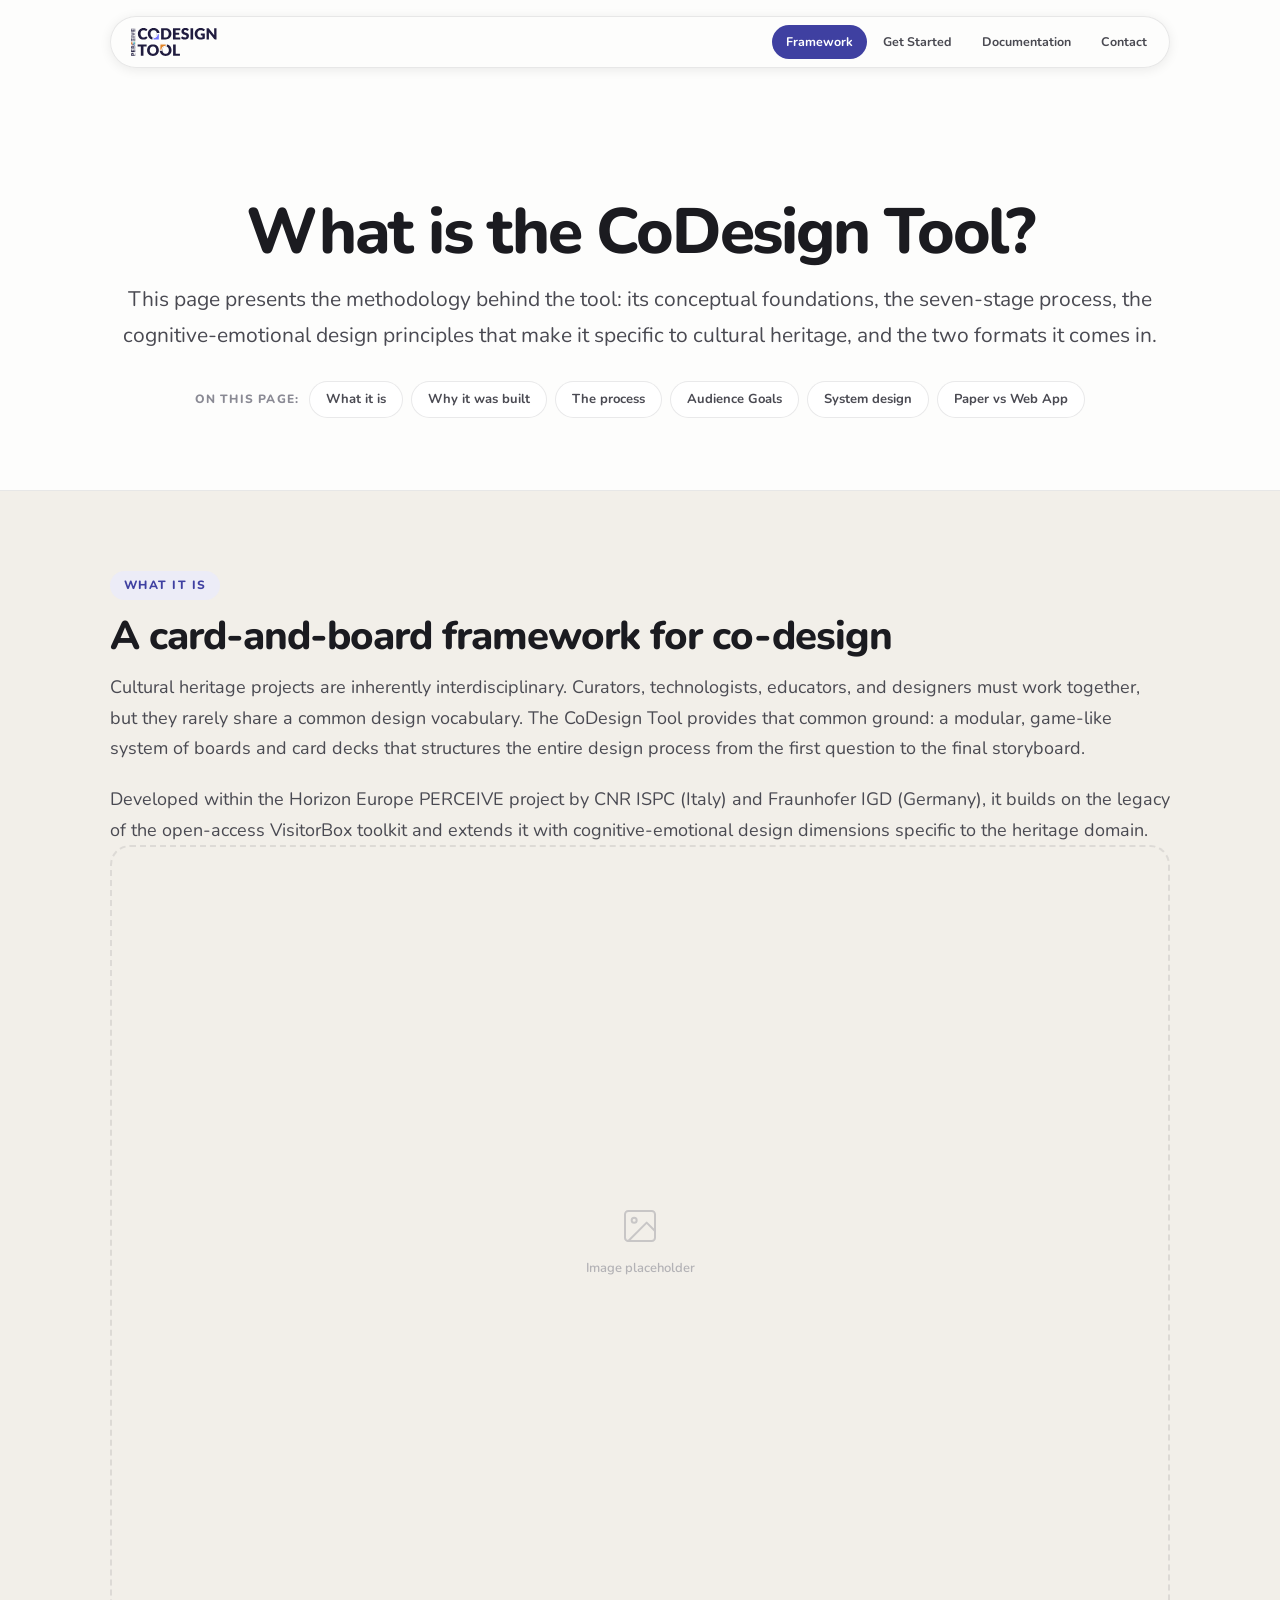
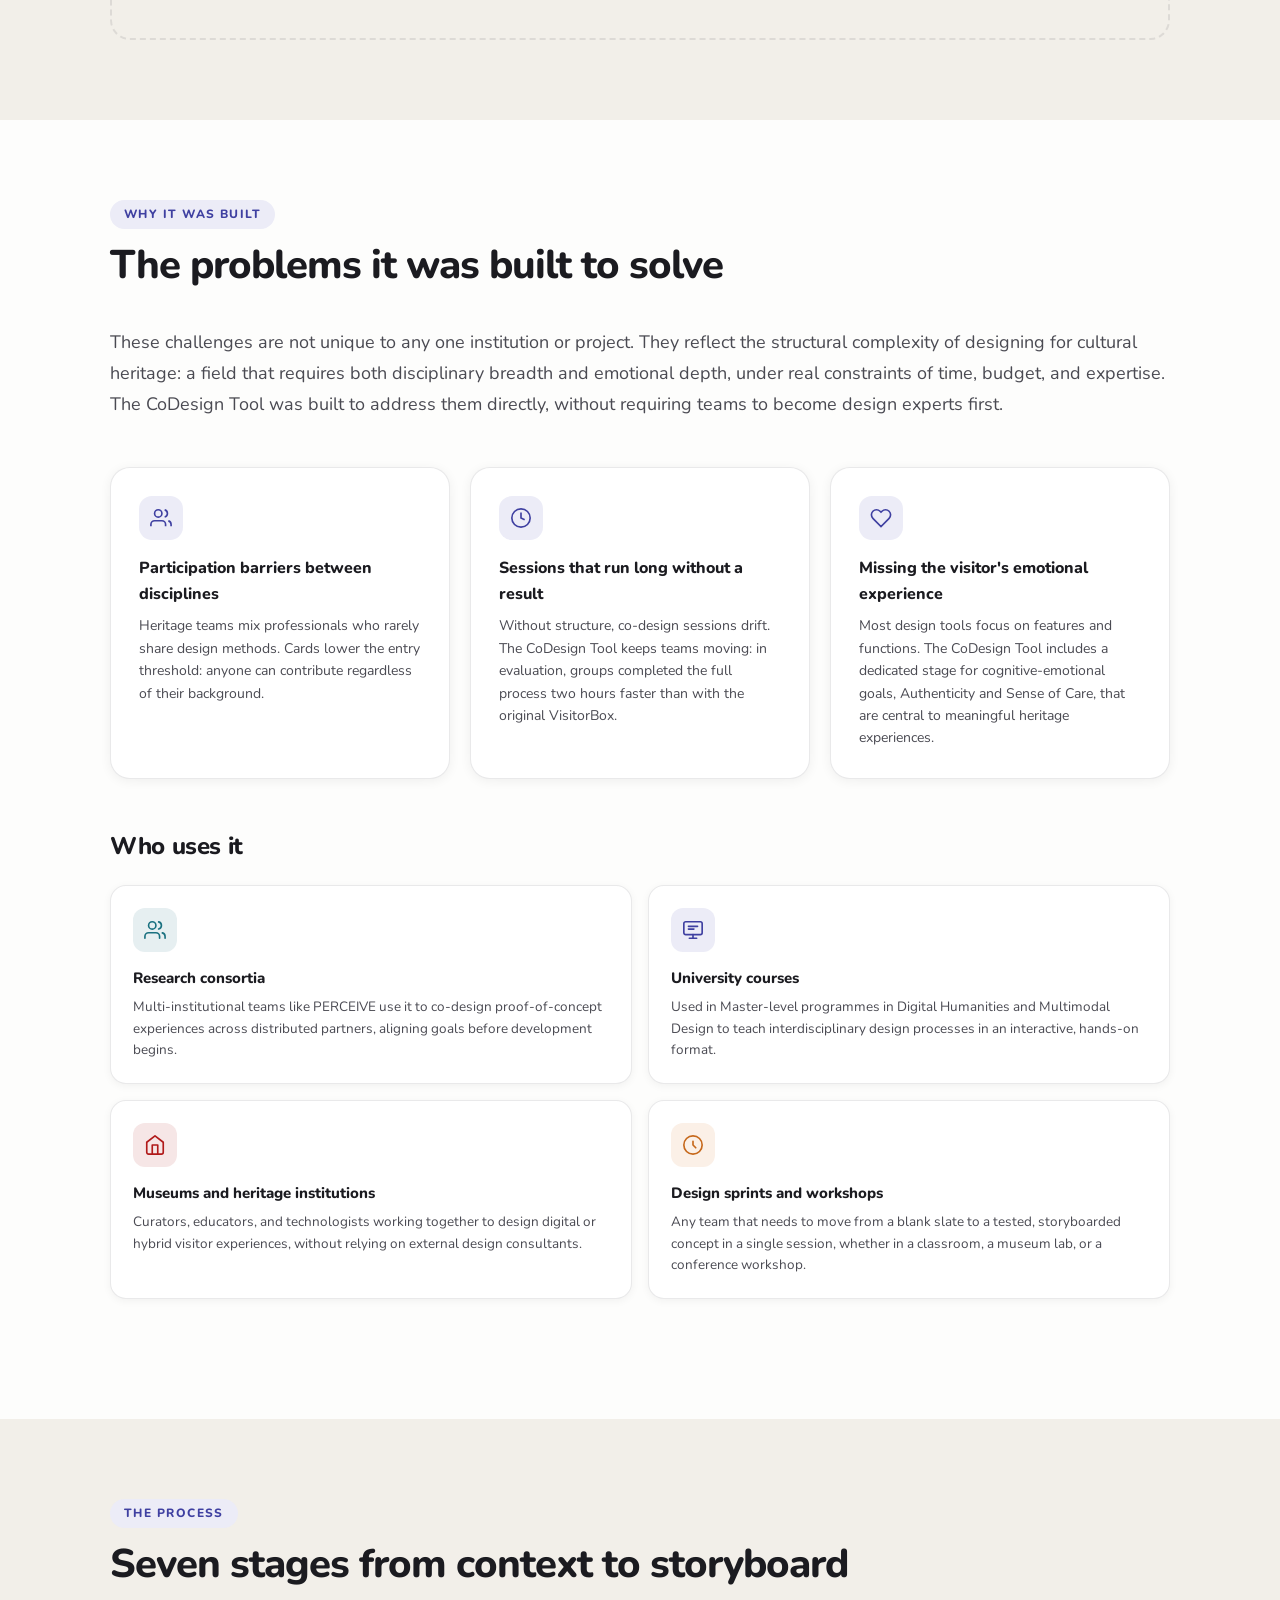
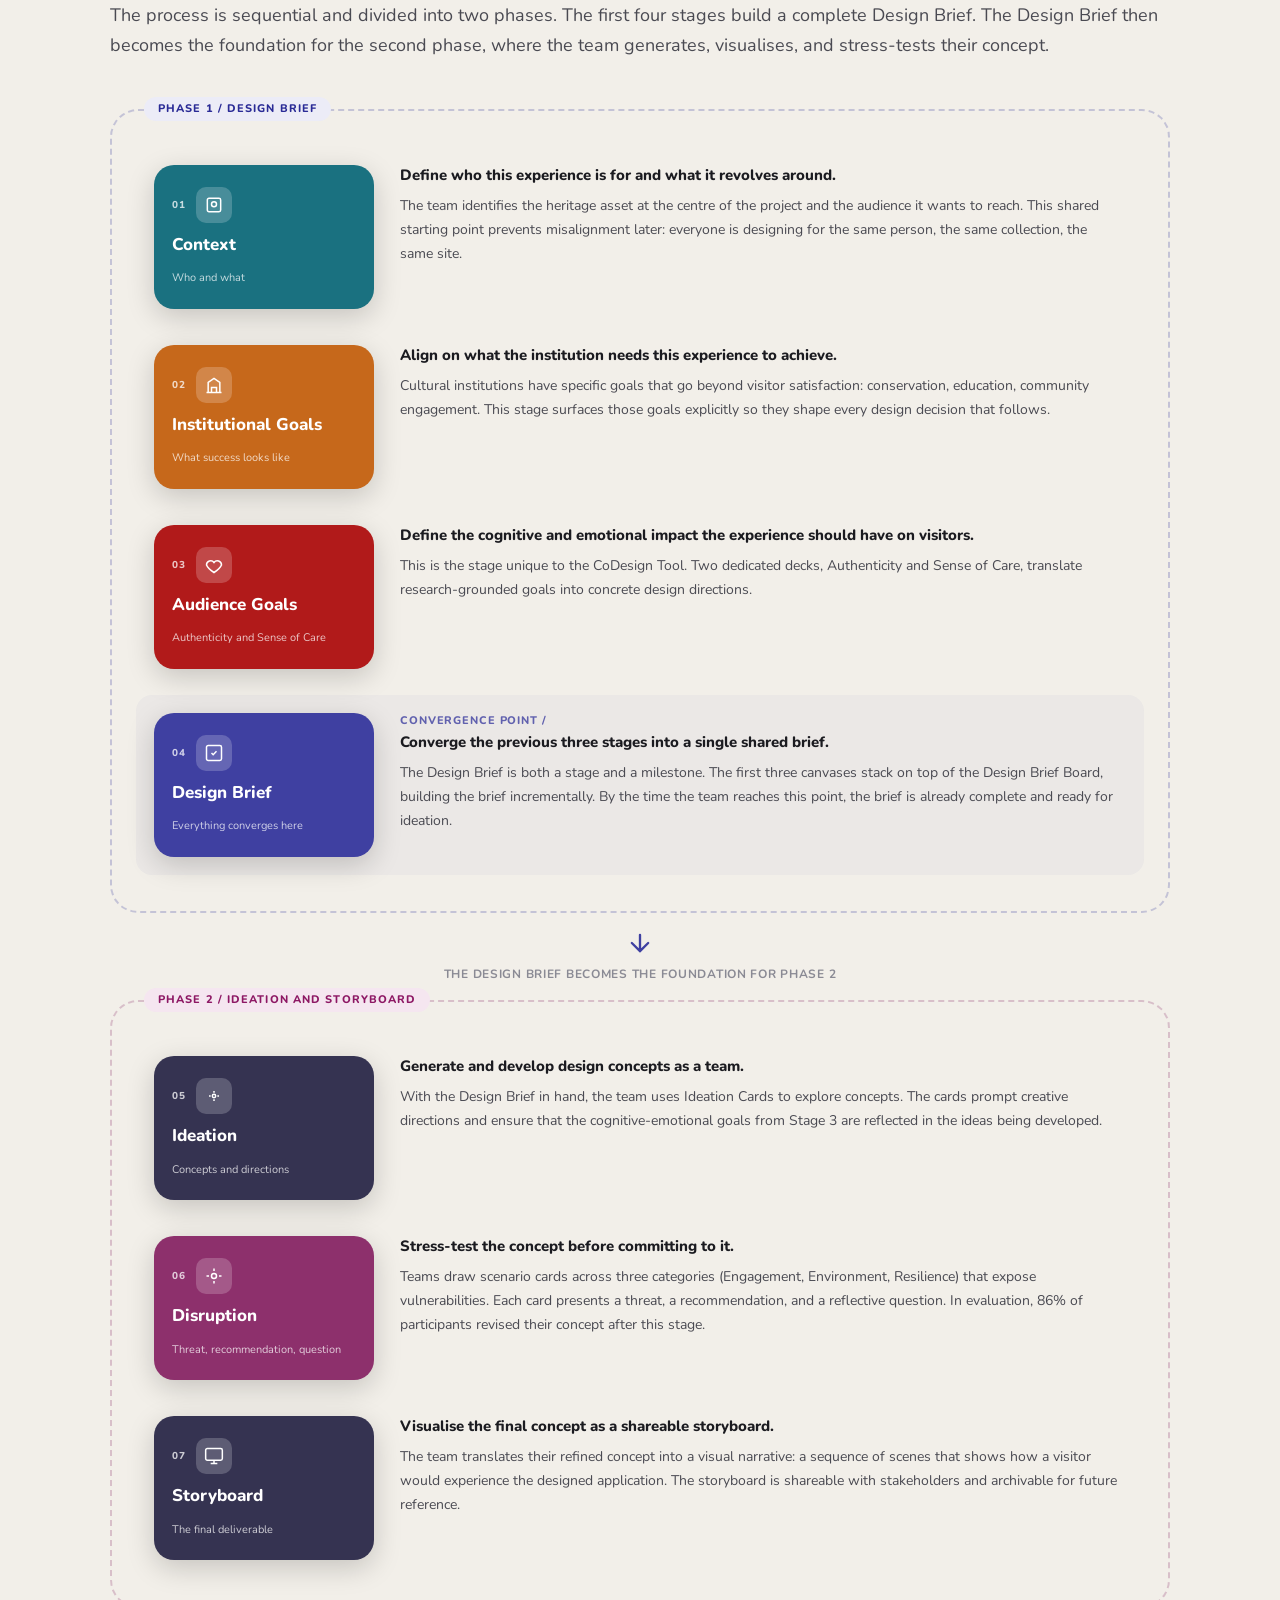
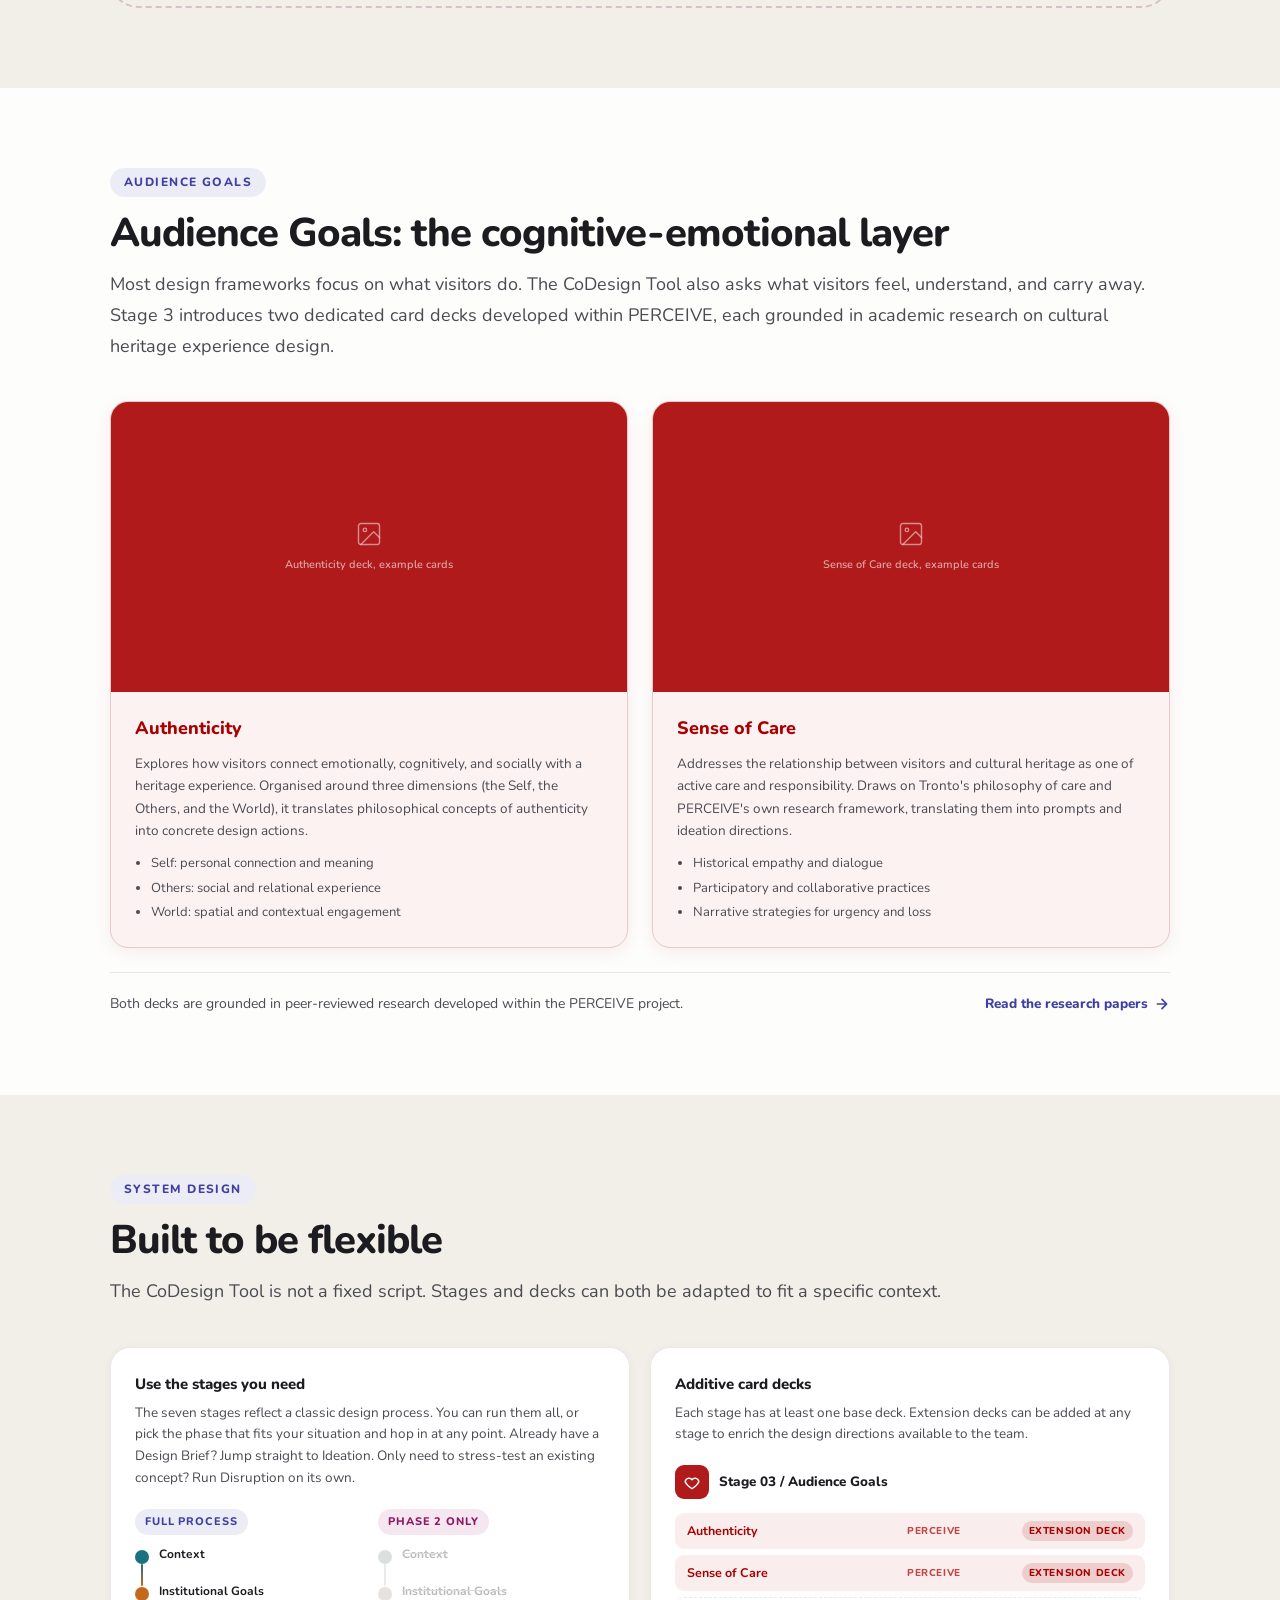
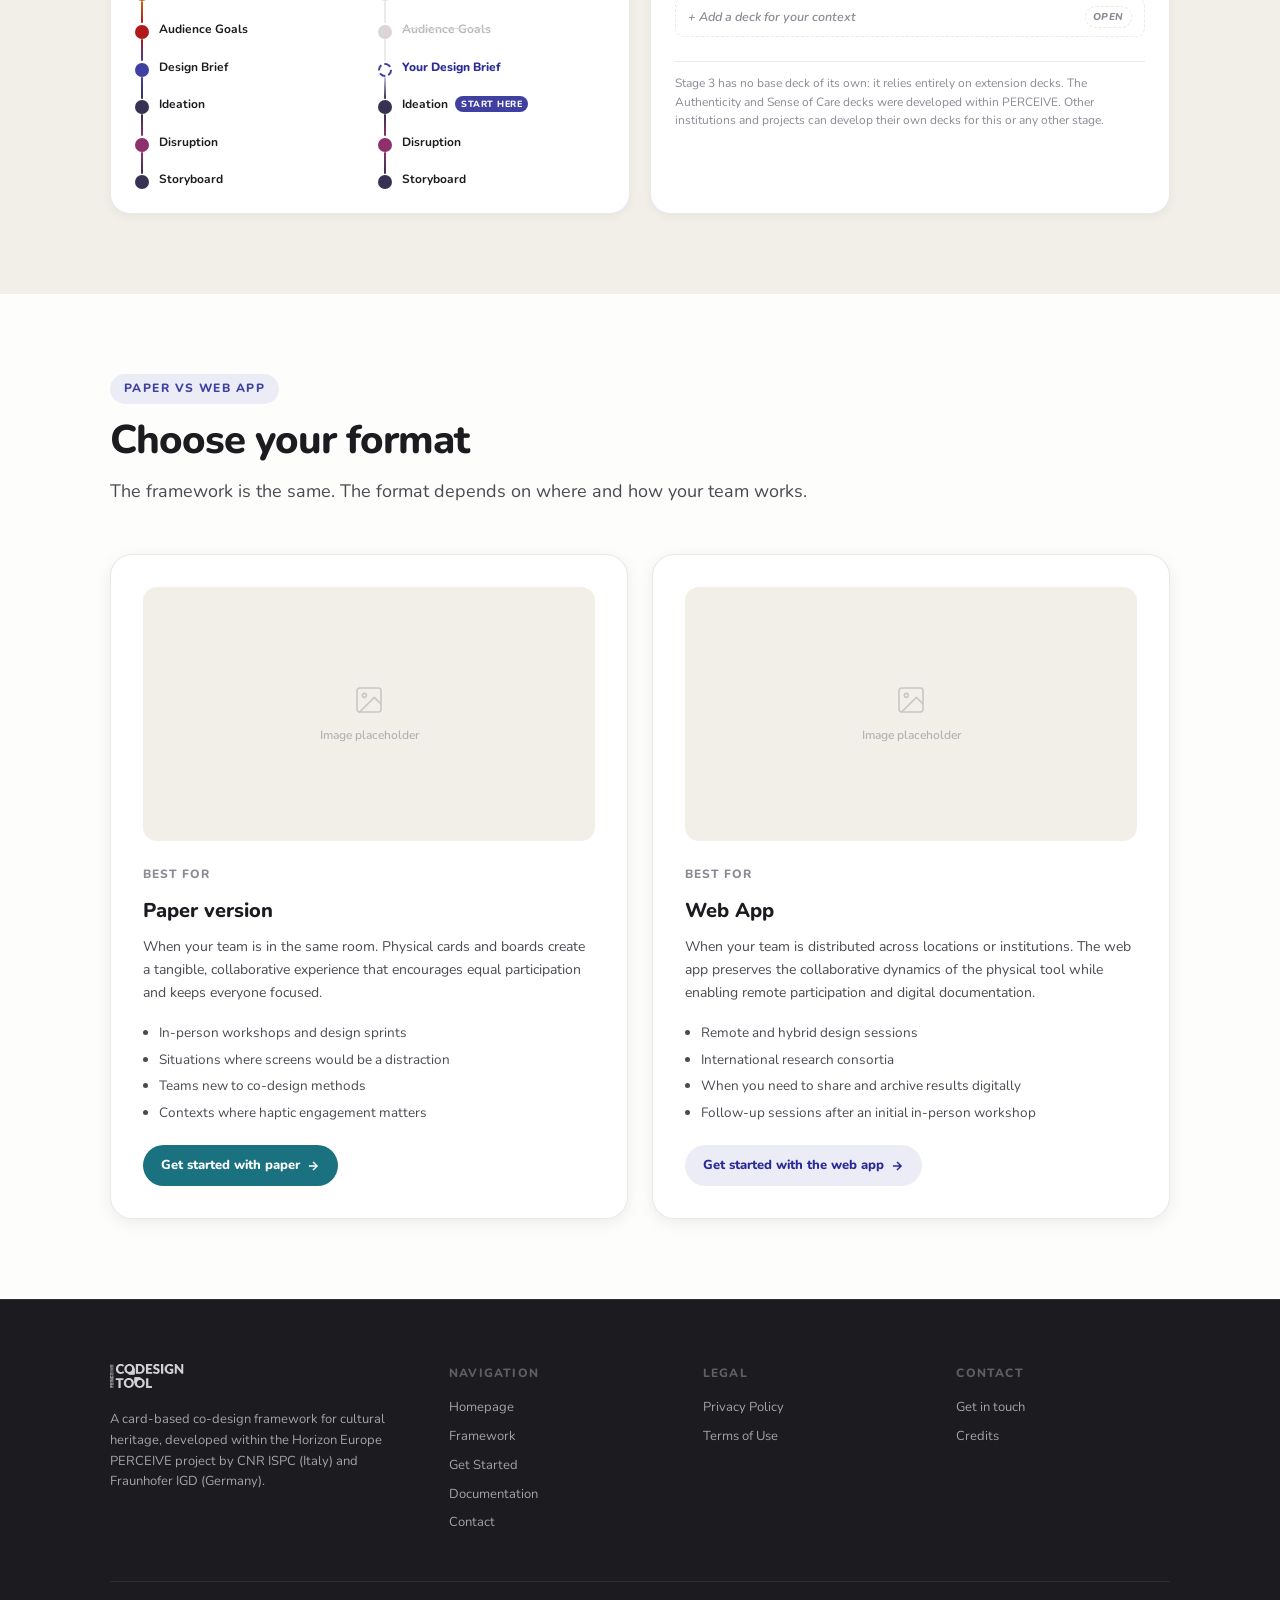
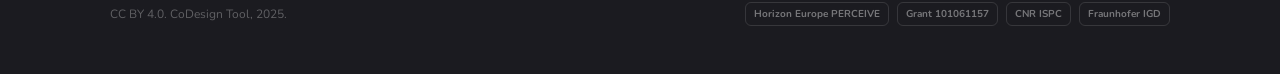
<file: framework.html>
﻿<!doctype html>
<html lang="en">
<head>
<meta charset="utf-8">
<meta name="viewport" content="width=device-width, initial-scale=1">
<title>Framework / CoDesign Tool</title>
<link rel="preconnect" href="https://fonts.googleapis.com">
<link rel="preconnect" href="https://fonts.gstatic.com" crossorigin>
<link href="https://fonts.googleapis.com/css2?family=Nunito:wght@400;600;700;800;900&display=swap" rel="stylesheet">
<link rel="stylesheet" href="style.css">
</head>
<body>

<!-- NAV -->
<nav class="nav" id="nav">
  <a href="home.html" class="nav-logo"><svg class="logo-svg" height="40" viewBox="0 0 821 265" fill="none" xmlns="http://www.w3.org/2000/svg" xmlns:xlink="http://www.w3.org/1999/xlink">
<rect y="264.127" width="257.413" height="40.7783" transform="rotate(-90 0 264.127)" fill="url(#pattern0_1145_28409)"/>
<path d="M143.401 80.7421C143.99 80.7421 144.58 80.8649 145.169 81.1105C145.759 81.3069 146.323 81.6753 146.864 82.2155L156.735 92.6029C152.413 98.251 146.986 102.524 140.454 105.421C133.971 108.27 126.285 109.694 117.396 109.694C109.243 109.694 101.925 108.319 95.4421 105.569C89.0082 102.769 83.5321 98.9385 79.0137 94.0763C74.5444 89.165 71.1065 83.3697 68.6999 76.6903C66.2934 69.9618 65.0901 62.6684 65.0901 54.8103C65.0901 46.8049 66.3916 39.4625 68.9946 32.7831C71.5976 26.0545 75.2565 20.2592 79.9714 15.397C84.6863 10.5348 90.3343 6.75306 96.9155 4.05183C103.497 1.35061 110.741 -5.00377e-06 118.648 -5.00377e-06C122.675 -5.00377e-06 126.457 0.368344 129.993 1.10504C133.578 1.79262 136.918 2.77489 140.012 4.05183C143.106 5.27967 145.955 6.77762 148.558 8.54569C151.161 10.3138 153.469 12.2292 155.483 14.2919L147.085 25.5634C146.544 26.251 145.906 26.8895 145.169 27.4788C144.432 28.0191 143.401 28.2892 142.075 28.2892C141.191 28.2892 140.356 28.0927 139.57 27.6998C138.784 27.3069 137.95 26.8404 137.066 26.3001C136.181 25.7108 135.199 25.0968 134.119 24.4584C133.087 23.7708 131.835 23.1569 130.362 22.6166C128.937 22.0273 127.243 21.5361 125.278 21.1432C123.363 20.7503 121.104 20.5539 118.501 20.5539C114.375 20.5539 110.593 21.3151 107.156 22.8376C103.767 24.3601 100.82 26.5948 98.3152 29.5416C95.8595 32.4393 93.9441 36.0245 92.569 40.2974C91.2429 44.5211 90.5799 49.3588 90.5799 54.8103C90.5799 60.311 91.3166 65.1978 92.79 69.4706C94.3125 73.7435 96.3507 77.3533 98.9046 80.3001C101.508 83.1978 104.528 85.4079 107.966 86.9304C111.404 88.4529 115.087 89.2141 119.016 89.2141C121.276 89.2141 123.338 89.1159 125.205 88.9195C127.071 88.6739 128.814 88.3055 130.435 87.8144C132.056 87.2742 133.578 86.5866 135.003 85.7517C136.427 84.8676 137.876 83.7626 139.349 82.4365C139.939 81.9454 140.577 81.5525 141.265 81.2578C141.952 80.914 142.664 80.7421 143.401 80.7421ZM270.507 54.8103C270.507 62.5702 269.156 69.7899 266.455 76.4693C263.803 83.1487 260.046 88.9686 255.184 93.929C250.321 98.8403 244.452 102.696 237.576 105.495C230.75 108.295 223.162 109.694 214.812 109.694C206.463 109.694 198.851 108.295 191.975 105.495C185.099 102.696 179.205 98.8403 174.294 93.929C169.432 88.9686 165.65 83.1487 162.949 76.4693C160.297 69.7899 158.971 62.5702 158.971 54.8103C158.971 47.0504 160.297 39.8308 162.949 33.1514C165.65 26.472 169.432 20.6767 174.294 15.7653C179.205 10.854 185.099 6.99863 191.975 4.19918C198.851 1.39972 206.463 -5.00377e-06 214.812 -5.00377e-06C223.162 -5.00377e-06 230.75 1.42428 237.576 4.27284C244.452 7.0723 250.321 10.9277 255.184 15.839C260.046 20.7503 263.803 26.5457 266.455 33.2251C269.156 39.9045 270.507 47.0996 270.507 54.8103ZM245.017 54.8103C245.017 49.5061 244.33 44.7421 242.954 40.5184C241.579 36.2455 239.59 32.6357 236.987 29.6889C234.433 26.7421 231.29 24.4829 227.557 22.9113C223.825 21.3397 219.576 20.5539 214.812 20.5539C209.999 20.5539 205.702 21.3397 201.92 22.9113C198.188 24.4829 195.02 26.7421 192.417 29.6889C189.863 32.6357 187.898 36.2455 186.523 40.5184C185.148 44.7421 184.461 49.5061 184.461 54.8103C184.461 60.1637 185.148 64.9768 186.523 69.2496C187.898 73.4734 189.863 77.0586 192.417 80.0054C195.02 82.9522 198.188 85.2114 201.92 86.783C205.702 88.3055 209.999 89.0668 214.812 89.0668C219.576 89.0668 223.825 88.3055 227.557 86.783C231.29 85.2114 234.433 82.9522 236.987 80.0054C239.59 77.0586 241.579 73.4734 242.954 69.2496C244.33 64.9768 245.017 60.1637 245.017 54.8103ZM382.552 54.8103C382.552 62.5702 381.201 69.7407 378.5 76.3219C375.848 82.854 372.091 88.5265 367.228 93.3396C362.366 98.1036 356.497 101.836 349.621 104.537C342.795 107.19 335.207 108.516 326.857 108.516H285.16V1.17871H326.857C335.207 1.17871 342.795 2.52933 349.621 5.23055C356.497 7.93177 362.366 11.6644 367.228 16.4284C372.091 21.1923 375.848 26.8649 378.5 33.4461C381.201 39.9781 382.552 47.0996 382.552 54.8103ZM357.062 54.8103C357.062 49.5061 356.374 44.7176 354.999 40.4447C353.624 36.1719 351.635 32.562 349.032 29.6153C346.478 26.6193 343.335 24.3356 339.602 22.764C335.87 21.1432 331.621 20.3329 326.857 20.3329H310.208V89.3615H326.857C331.621 89.3615 335.87 88.5757 339.602 87.004C343.335 85.3833 346.478 83.0995 349.032 80.1527C351.635 77.1568 353.624 73.5225 354.999 69.2496C356.374 64.9768 357.062 60.1637 357.062 54.8103ZM422.295 20.3329V45.3806H456.036V63.798H422.295V89.3615H466.35V108.516H397.248V1.17871L466.35 1.17871V20.3329H422.295ZM541.013 22.985C540.276 24.1637 539.491 25.0477 538.656 25.6371C537.87 26.2264 536.839 26.5211 535.562 26.5211C534.432 26.5211 533.204 26.1773 531.878 25.4897C530.601 24.753 529.128 23.9427 527.458 23.0586C525.837 22.1746 523.971 21.3888 521.859 20.7012C519.747 19.9645 517.341 19.5962 514.639 19.5962C509.974 19.5962 506.487 20.603 504.178 22.6166C501.919 24.5812 500.789 27.2578 500.789 30.6466C500.789 32.8076 501.477 34.6003 502.852 36.0245C504.227 37.4488 506.02 38.6766 508.23 39.708C510.489 40.7394 513.043 41.6971 515.892 42.5811C518.789 43.4161 521.736 44.3738 524.732 45.4543C527.728 46.4856 530.65 47.7135 533.499 49.1378C536.397 50.562 538.95 52.3792 541.161 54.5893C543.42 56.7994 545.237 59.5006 546.612 62.693C547.987 65.8362 548.675 69.6425 548.675 74.1118C548.675 79.0723 547.815 83.7135 546.096 88.0354C544.377 92.3574 541.873 96.1391 538.582 99.3806C535.341 102.573 531.313 105.102 526.5 106.969C521.736 108.786 516.309 109.694 510.219 109.694C506.879 109.694 503.466 109.351 499.979 108.663C496.541 107.975 493.201 107.018 489.96 105.79C486.719 104.513 483.674 103.015 480.825 101.296C477.976 99.577 475.496 97.6616 473.384 95.5497L480.751 83.9099C481.341 83.075 482.102 82.3874 483.035 81.8472C484.017 81.2578 485.073 80.9631 486.203 80.9631C487.676 80.9631 489.15 81.4297 490.623 82.3628C492.146 83.296 493.84 84.3274 495.706 85.457C497.622 86.5866 499.807 87.618 502.263 88.5511C504.719 89.4843 507.616 89.9508 510.956 89.9508C515.474 89.9508 518.986 88.9686 521.491 87.004C523.995 84.9904 525.248 81.8226 525.248 77.5006C525.248 74.9959 524.56 72.9577 523.185 71.386C521.81 69.8144 519.993 68.5129 517.734 67.4815C515.523 66.4502 512.994 65.5416 510.146 64.7558C507.297 63.9699 504.375 63.1105 501.379 62.1773C498.383 61.195 495.461 60.0163 492.612 58.6412C489.764 57.2169 487.21 55.3751 484.95 53.1159C482.74 50.8076 480.948 47.959 479.573 44.5702C478.197 41.1323 477.51 36.9086 477.51 31.899C477.51 27.8717 478.32 23.9427 479.941 20.1119C481.562 16.281 483.944 12.8677 487.087 9.87175C490.23 6.87584 494.086 4.49385 498.653 2.72577C503.221 0.908588 508.451 -5.00377e-06 514.345 -5.00377e-06C517.635 -5.00377e-06 520.828 0.270119 523.922 0.810366C527.065 1.3015 530.036 2.06275 532.836 3.09412C535.635 4.07639 538.238 5.27967 540.645 6.70394C543.1 8.07911 545.286 9.65074 547.201 11.4188L541.013 22.985ZM588.34 108.516H563.293V1.17871H588.34V108.516ZM660.617 52.8949H698.778V98.2019C693.278 102.229 687.409 105.151 681.171 106.969C674.983 108.786 668.5 109.694 661.722 109.694C652.882 109.694 644.827 108.319 637.559 105.569C630.339 102.769 624.151 98.9385 618.994 94.0763C613.837 89.165 609.859 83.3697 607.059 76.6903C604.26 69.9618 602.86 62.6684 602.86 54.8103C602.86 46.8049 604.186 39.4625 606.838 32.7831C609.49 26.0545 613.272 20.2592 618.183 15.397C623.144 10.5348 629.111 6.75306 636.085 4.05183C643.108 1.35061 650.942 -5.00377e-06 659.586 -5.00377e-06C664.055 -5.00377e-06 668.254 0.368344 672.183 1.10504C676.112 1.84174 679.722 2.84856 683.013 4.1255C686.353 5.40245 689.398 6.92496 692.148 8.69303C694.898 10.4611 697.354 12.3765 699.515 14.4393L692.295 25.4161C691.166 27.135 689.692 28.191 687.875 28.5839C686.107 28.9768 684.192 28.5348 682.129 27.2578C680.164 26.0791 678.298 25.0723 676.53 24.2374C674.811 23.3533 673.043 22.6412 671.226 22.1009C669.409 21.5607 667.493 21.1678 665.479 20.9222C663.466 20.6767 661.207 20.5539 658.702 20.5539C654.036 20.5539 649.837 21.3888 646.104 23.0586C642.372 24.6794 639.179 26.9877 636.527 29.9836C633.924 32.9795 631.911 36.5893 630.486 40.8131C629.062 44.9877 628.35 49.6534 628.35 54.8103C628.35 60.5075 629.136 65.5661 630.707 69.9863C632.279 74.4065 634.489 78.1391 637.338 81.1841C640.235 84.2291 643.673 86.562 647.651 88.1828C651.679 89.7544 656.123 90.5402 660.986 90.5402C663.982 90.5402 666.683 90.2455 669.089 89.6562C671.545 89.0668 673.927 88.281 676.235 87.2987V71.0177H665.627C664.055 71.0177 662.827 70.6002 661.943 69.7653C661.059 68.9304 660.617 67.8744 660.617 66.5975V52.8949ZM809.232 1.17871V108.516H796.266C794.351 108.516 792.73 108.221 791.404 107.632C790.127 106.993 788.85 105.913 787.573 104.39L736.962 40.371C737.159 42.2865 737.281 44.1528 737.331 45.97C737.429 47.738 737.478 49.4079 737.478 50.9795V108.516H715.524V1.17871H728.638C729.718 1.17871 730.627 1.22783 731.363 1.32605C732.1 1.42428 732.763 1.62073 733.352 1.91541C733.942 2.16098 734.507 2.52933 735.047 3.02046C735.587 3.51159 736.201 4.17462 736.889 5.00954L787.942 69.4706C787.696 67.4079 787.524 65.4188 787.426 63.5034C787.328 61.5388 787.279 59.6971 787.279 57.9781V1.17871H809.232Z" fill="#201C3F"/>
<path d="M148.189 176.063H117.984V263.656H93.0837V176.063H62.879V156.319H148.189V176.063ZM263.743 209.951C263.743 217.711 262.393 224.93 259.691 231.61C257.039 238.289 253.282 244.109 248.42 249.07C243.558 253.981 237.689 257.836 230.813 260.636C223.986 263.435 216.398 264.835 208.049 264.835C199.7 264.835 192.087 263.435 185.211 260.636C178.335 257.836 172.442 253.981 167.53 249.07C162.668 244.109 158.887 238.289 156.185 231.61C153.533 224.93 152.207 217.711 152.207 209.951C152.207 202.191 153.533 194.971 156.185 188.292C158.887 181.613 162.668 175.817 167.53 170.906C172.442 165.995 178.335 162.139 185.211 159.34C192.087 156.54 199.7 155.141 208.049 155.141C216.398 155.141 223.986 156.565 230.813 159.413C237.689 162.213 243.558 166.068 248.42 170.98C253.282 175.891 257.039 181.686 259.691 188.366C262.393 195.045 263.743 202.24 263.743 209.951ZM238.253 209.951C238.253 204.647 237.566 199.883 236.191 195.659C234.816 191.386 232.826 187.776 230.223 184.83C227.67 181.883 224.526 179.624 220.794 178.052C217.061 176.48 212.813 175.694 208.049 175.694C203.236 175.694 198.938 176.48 195.157 178.052C191.424 179.624 188.256 181.883 185.653 184.83C183.099 187.776 181.135 191.386 179.76 195.659C178.384 199.883 177.697 204.647 177.697 209.951C177.697 215.304 178.384 220.117 179.76 224.39C181.135 228.614 183.099 232.199 185.653 235.146C188.256 238.093 191.424 240.352 195.157 241.924C198.938 243.446 203.236 244.207 208.049 244.207C212.813 244.207 217.061 243.446 220.794 241.924C224.526 240.352 227.67 238.093 230.223 235.146C232.826 232.199 234.816 228.614 236.191 224.39C237.566 220.117 238.253 215.304 238.253 209.951ZM383.744 209.951C383.744 217.711 382.394 224.93 379.693 231.61C377.04 238.289 373.283 244.109 368.421 249.07C363.559 253.981 357.69 257.836 350.814 260.636C343.987 263.435 336.399 264.835 328.05 264.835C319.701 264.835 312.088 263.435 305.212 260.636C298.337 257.836 292.443 253.981 287.532 249.07C282.669 244.109 278.888 238.289 276.187 231.61C273.534 224.93 272.208 217.711 272.208 209.951C272.208 202.191 273.534 194.971 276.187 188.292C278.888 181.613 282.669 175.817 287.532 170.906C292.443 165.995 298.337 162.139 305.212 159.34C312.088 156.54 319.701 155.141 328.05 155.141C336.399 155.141 343.987 156.565 350.814 159.413C357.69 162.213 363.559 166.068 368.421 170.98C373.283 175.891 377.04 181.686 379.693 188.366C382.394 195.045 383.744 202.24 383.744 209.951ZM358.255 209.951C358.255 204.647 357.567 199.883 356.192 195.659C354.817 191.386 352.828 187.776 350.225 184.83C347.671 181.883 344.528 179.624 340.795 178.052C337.062 176.48 332.814 175.694 328.05 175.694C323.237 175.694 318.94 176.48 315.158 178.052C311.425 179.624 308.257 181.883 305.654 184.83C303.101 187.776 301.136 191.386 299.761 195.659C298.386 199.883 297.698 204.647 297.698 209.951C297.698 215.304 298.386 220.117 299.761 224.39C301.136 228.614 303.101 232.199 305.654 235.146C308.257 238.093 311.425 240.352 315.158 241.924C318.94 243.446 323.237 244.207 328.05 244.207C332.814 244.207 337.062 243.446 340.795 241.924C344.528 240.352 347.671 238.093 350.225 235.146C352.828 232.199 354.817 228.614 356.192 224.39C357.567 220.117 358.255 215.304 358.255 209.951ZM463.08 243.765V263.656H398.398V156.319H423.298V243.765H463.08Z" fill="#201C3F"/>
<path d="M269.369 53.5159L268.424 114.011L207.928 113.067L208.258 91.9549L213.458 92.0361C222.524 92.1777 231.275 88.7119 237.786 82.4012C241.01 79.2765 243.587 75.5471 245.369 71.4265C247.152 67.306 248.106 62.8748 248.176 58.3857L248.257 53.1862L269.369 53.5159Z" fill="#7172FF" stroke="white" stroke-width="10.4004"/>
<path d="M271.989 210.041L273.836 149.567L334.311 151.414L333.666 172.518L328.468 172.359C319.405 172.082 310.603 175.417 303.999 181.63C300.729 184.707 298.097 188.397 296.253 192.491C294.409 196.584 293.389 201.001 293.252 205.488L293.093 210.686L271.989 210.041Z" fill="#E28428" stroke="white" stroke-width="10.4004"/>
<defs>
<pattern id="pattern0_1145_28409" patternContentUnits="objectBoundingBox" width="1" height="1">
<use xlink:href="#image0_1145_28409" transform="matrix(0.00122234 0 0 0.00771605 -0.0679621 -0.25)"/>
</pattern>
<image id="image0_1145_28409" width="925" height="270" preserveAspectRatio="none" xlink:href="[data-uri]"/>
</defs>
</svg>

  <svg class="nav-icon logo-mobile" height="32" width="32" viewBox="0 0 2901 2828" fill="none" xmlns="http://www.w3.org/2000/svg">
<path d="M2770.9 1311.86C2770.9 1497.59 2738.57 1670.39 2673.92 1830.25C2610.44 1990.12 2520.51 2129.42 2404.14 2248.15C2287.77 2365.7 2147.29 2457.97 1982.72 2524.98C1819.33 2591.98 1637.71 2625.48 1437.88 2625.48C1238.04 2625.48 1055.84 2591.98 891.27 2524.98C726.7 2457.97 585.64 2365.7 468.089 2248.15C351.715 2129.42 261.201 1990.12 196.549 1830.25C133.072 1670.39 101.333 1497.59 101.333 1311.86C101.333 1126.13 133.072 953.331 196.549 793.463C261.201 633.594 351.715 494.885 468.089 377.335C585.64 259.785 726.7 167.508 891.27 100.505C1055.84 33.501 1238.04 -0.000862954 1437.88 -0.000862954C1637.71 -0.000862954 1819.33 34.0887 1982.72 102.268C2147.29 169.271 2287.77 261.548 2404.14 379.098C2520.51 496.648 2610.44 635.358 2673.92 795.226C2738.57 955.094 2770.9 1127.3 2770.9 1311.86ZM2160.81 1311.86C2160.81 1184.9 2144.35 1070.88 2111.44 969.788C2078.53 867.519 2030.92 781.12 1968.62 710.59C1907.49 640.06 1832.26 585.987 1742.92 548.371C1653.58 510.755 1551.9 491.947 1437.88 491.947C1322.68 491.947 1219.82 510.755 1129.31 548.371C1039.97 585.987 964.151 640.06 901.85 710.59C840.723 781.12 793.703 867.519 760.789 969.788C727.875 1070.88 711.418 1184.9 711.418 1311.86C711.418 1439.99 727.875 1555.19 760.789 1657.46C793.703 1758.55 840.723 1844.36 901.85 1914.89C964.151 1985.42 1039.97 2039.49 1129.31 2077.11C1219.82 2113.55 1322.68 2131.77 1437.88 2131.77C1551.9 2131.77 1653.58 2113.55 1742.92 2077.11C1832.26 2039.49 1907.49 1985.42 1968.62 1914.89C2030.92 1844.36 2078.53 1758.55 2111.44 1657.46C2144.35 1555.19 2160.81 1439.99 2160.81 1311.86Z" fill="#201C3F"/>
<path d="M2774.17 1252.77L2751.55 2700.7L1303.62 2678.09L1311.51 2172.79L1435.96 2174.74C1652.96 2178.13 1862.41 2095.17 2018.25 1944.13C2095.41 1869.34 2157.09 1780.09 2199.76 1681.46C2242.43 1582.84 2265.25 1476.78 2266.93 1369.33L2268.87 1244.88L2774.17 1252.77Z" fill="#7172FF" stroke="white" stroke-width="248.93"/>
</svg>

  </a><div class="nav-links" id="nav-links">
    <div class="nav-pill" id="nav-pill"></div>
    <a href="framework.html" class="active">Framework</a>
    <a href="get-started.html">Get Started</a>
    <a href="documentation.html">Documentation</a>
    <a href="contact.html">Contact</a>
  </div>
</nav>

<!-- PAGE HERO -->
<header class="page-hero-simple">
  <div class="phs-inner">
    <h1 class="page-title">What is the CoDesign Tool?</h1>
    <p class="page-hero-desc">This page presents the methodology behind the tool: its conceptual foundations, the seven-stage process, the cognitive-emotional design principles that make it specific to cultural heritage, and the two formats it comes in.</p>
    <div class="page-subnav-wrap">
      <span class="page-subnav-label">On this page:</span>
      <nav class="page-subnav" aria-label="Page sections">
        <a href="#what">What it is</a>
        <a href="#problems">Why it was built</a>
        <a href="#stages">The process</a>
        <a href="#audience-goals">Audience Goals</a>
        <a href="#modularity">System design</a>
        <a href="#formats">Paper vs Web App</a>
      </nav>
    </div>
  </div>
</header>

<!-- SECTION 1: WHAT IT IS -->
<section class="section alt" id="what">
  <div class="section-inner">
    <span class="section-eyebrow reveal">What it is</span>
    <h2 class="section-title reveal reveal-delay-1">A card-and-board framework for co-design</h2>
    <div class="what-grid">
      <div class="what-text reveal">
        <p class="section-body">Cultural heritage projects are inherently interdisciplinary. Curators, technologists, educators, and designers must work together, but they rarely share a common design vocabulary. The CoDesign Tool provides that common ground: a modular, game-like system of boards and card decks that structures the entire design process from the first question to the final storyboard.</p>
        <p class="section-body" style="margin-top:20px">Developed within the Horizon Europe PERCEIVE project by CNR ISPC (Italy) and Fraunhofer IGD (Germany), it builds on the legacy of the open-access VisitorBox toolkit and extends it with cognitive-emotional design dimensions specific to the heritage domain.</p>
      </div>
      <div class="what-img reveal reveal-delay-1">
        <div class="img-placeholder">
          <svg viewBox="0 0 24 24" fill="none" stroke="currentColor" stroke-width="1.2" stroke-linecap="round" stroke-linejoin="round"><rect x="3" y="3" width="18" height="18" rx="2"/><circle cx="8.5" cy="8.5" r="1.5"/><polyline points="21 15 16 10 5 21"/></svg>
          <span>Image placeholder</span>
        </div>
      </div>
    </div>
  </div>
</section>

<!-- SECTION 2: PROBLEMS IT SOLVES -->
<section class="section" id="problems">
  <div class="section-inner">
    <span class="section-eyebrow reveal">Why it was built</span>
    <h2 class="section-title reveal reveal-delay-1">The problems it was built to solve</h2>
    <p class="section-body reveal" style="margin:40px 0">These challenges are not unique to any one institution or project. They reflect the structural complexity of designing for cultural heritage: a field that requires both disciplinary breadth and emotional depth, under real constraints of time, budget, and expertise. The CoDesign Tool was built to address them directly, without requiring teams to become design experts first.</p>
    <div class="problems-grid">
      <div class="problem-card reveal">
        <div class="problem-icon"><svg viewBox="0 0 24 24"><path d="M17 21v-2a4 4 0 00-4-4H5a4 4 0 00-4 4v2"/><circle cx="9" cy="7" r="4"/><path d="M23 21v-2a4 4 0 00-3-3.87M16 3.13a4 4 0 010 7.75"/></svg></div>
        <h3>Participation barriers between disciplines</h3>
        <p>Heritage teams mix professionals who rarely share design methods. Cards lower the entry threshold: anyone can contribute regardless of their background.</p>
      </div>
      <div class="problem-card reveal reveal-delay-1">
        <div class="problem-icon"><svg viewBox="0 0 24 24"><circle cx="12" cy="12" r="10"/><polyline points="12 6 12 12 16 14"/></svg></div>
        <h3>Sessions that run long without a result</h3>
        <p>Without structure, co-design sessions drift. The CoDesign Tool keeps teams moving: in evaluation, groups completed the full process two hours faster than with the original VisitorBox.</p>
      </div>
      <div class="problem-card reveal reveal-delay-2">
        <div class="problem-icon"><svg viewBox="0 0 24 24"><path d="M20.84 4.61a5.5 5.5 0 00-7.78 0L12 5.67l-1.06-1.06a5.5 5.5 0 00-7.78 7.78l1.06 1.06L12 21.23l7.78-7.78 1.06-1.06a5.5 5.5 0 000-7.78z"/></svg></div>
        <h3>Missing the visitor's emotional experience</h3>
        <p>Most design tools focus on features and functions. The CoDesign Tool includes a dedicated stage for cognitive-emotional goals, Authenticity and Sense of Care, that are central to meaningful heritage experiences.</p>
      </div>
    </div>

    <h3 class="who-subtitle reveal">Who uses it</h3>
    <div class="who-grid reveal">
      <div class="who-card">
        <div class="who-icon" style="background:#E6EFF1">
          <svg viewBox="0 0 24 24" fill="none" stroke="var(--s1)" stroke-width="1.8" stroke-linecap="round" stroke-linejoin="round"><path d="M17 21v-2a4 4 0 00-4-4H5a4 4 0 00-4 4v2"/><circle cx="9" cy="7" r="4"/><path d="M23 21v-2a4 4 0 00-3-3.87M16 3.13a4 4 0 010 7.75"/></svg>
        </div>
        <h4>Research consortia</h4>
        <p>Multi-institutional teams like PERCEIVE use it to co-design proof-of-concept experiences across distributed partners, aligning goals before development begins.</p>
      </div>
      <div class="who-card">
        <div class="who-icon" style="background:var(--brand-l)">
          <svg viewBox="0 0 24 24" fill="none" stroke="var(--brand)" stroke-width="1.8" stroke-linecap="round" stroke-linejoin="round"><rect x="2" y="3" width="20" height="14" rx="2"/><path d="M8 21h8M12 17v4"/><path d="M7 8h10M7 11h6"/></svg>
        </div>
        <h4>University courses</h4>
        <p>Used in Master-level programmes in Digital Humanities and Multimodal Design to teach interdisciplinary design processes in an interactive, hands-on format.</p>
      </div>
      <div class="who-card">
        <div class="who-icon" style="background:#F6E6E6">
          <svg viewBox="0 0 24 24" fill="none" stroke="#B11A1A" stroke-width="1.8" stroke-linecap="round" stroke-linejoin="round"><path d="M3 9l9-7 9 7v11a2 2 0 01-2 2H5a2 2 0 01-2-2z"/><polyline points="9 22 9 12 15 12 15 22"/></svg>
        </div>
        <h4>Museums and heritage institutions</h4>
        <p>Curators, educators, and technologists working together to design digital or hybrid visitor experiences, without relying on external design consultants.</p>
      </div>
      <div class="who-card">
        <div class="who-icon" style="background:var(--warm-l)">
          <svg viewBox="0 0 24 24" fill="none" stroke="var(--warm)" stroke-width="1.8" stroke-linecap="round" stroke-linejoin="round"><circle cx="12" cy="12" r="10"/><path d="M12 8v4l3 3"/></svg>
        </div>
        <h4>Design sprints and workshops</h4>
        <p>Any team that needs to move from a blank slate to a tested, storyboarded concept in a single session, whether in a classroom, a museum lab, or a conference workshop.</p>
      </div>
    </div>
  </div>
</section>

<!-- SECTION 3: THE 7 STAGES -->
<section class="section alt" id="stages">
  <div class="section-inner">
    <span class="section-eyebrow reveal">The process</span>
    <h2 class="section-title reveal reveal-delay-1">Seven stages from context to storyboard</h2>
    <p class="stages-intro reveal reveal-delay-2">The process is sequential and divided into two phases. The first four stages build a complete Design Brief. The Design Brief then becomes the foundation for the second phase, where the team generates, visualises, and stress-tests their concept.</p>

    <!-- PHASE 1 -->
    <div class="phase-block phase-1 reveal">
      <span class="phase-label">Phase 1 / Design Brief</span>
      <div class="zigzag">
  <div class="zz-row">
    <div class="zz-card-wrap ">
        <div class="zz-card" style="background:#1A7180">
          <div class="zc-head">
            <span class="zc-num">01</span>
            <div class="zc-icon"><svg viewBox="0 0 24 24"><rect x="4" y="4" width="16" height="16" rx="2"/><circle cx="12" cy="11" r="3"/></svg></div>
          </div>
          <div class="zc-name">Context</div>
          <div class="zc-sub">Who and what</div>
        </div>
      </div>
    <div class="zz-connector">
        <svg width="60" height="80" viewBox="0 0 60 80" overflow="visible">
          <path class="zz-path" stroke="#C6681B" d="M30 0 Q60 40 30 80"/>
        </svg>
      </div>
    <div class="zz-text ">
        <span class="zz-goal">Define who this experience is for and what it revolves around.</span>
        <p class="zz-desc">The team identifies the heritage asset at the centre of the project and the audience it wants to reach. This shared starting point prevents misalignment later: everyone is designing for the same person, the same collection, the same site.</p>
      </div>
  </div>
  <div class="zz-row">
    <div class="zz-card-wrap reveal reveal-delay-2">
        <div class="zz-card" style="background:#C6681B">
          <div class="zc-head">
            <span class="zc-num">02</span>
            <div class="zc-icon"><svg viewBox="0 0 24 24"><path d="M3 21h18M5 21V9l7-5 7 5v12"/><path d="M9 21v-6h6v6"/></svg></div>
          </div>
          <div class="zc-name">Institutional Goals</div>
          <div class="zc-sub">What success looks like</div>
        </div>
      </div>
    <div class="zz-connector">
        <svg width="60" height="80" viewBox="0 0 60 80" overflow="visible">
          <path class="zz-path" stroke="#B11A1A" d="M30 0 Q60 40 30 80"/>
        </svg>
      </div>
    <div class="zz-text reveal reveal-delay-2">
        <span class="zz-goal">Align on what the institution needs this experience to achieve.</span>
        <p class="zz-desc">Cultural institutions have specific goals that go beyond visitor satisfaction: conservation, education, community engagement. This stage surfaces those goals explicitly so they shape every design decision that follows.</p>
      </div>
  </div>
  <div class="zz-row">
    <div class="zz-card-wrap reveal reveal-delay-3">
        <div class="zz-card" style="background:#B11A1A">
          <div class="zc-head">
            <span class="zc-num">03</span>
            <div class="zc-icon"><svg viewBox="0 0 24 24"><path d="M12 21s-7-4.5-9-9a5 5 0 0 1 9-3 5 5 0 0 1 9 3c-2 4.5-9 9-9 9z"/></svg></div>
          </div>
          <div class="zc-name">Audience Goals</div>
          <div class="zc-sub">Authenticity and Sense of Care</div>
        </div>
      </div>
    <div class="zz-connector">
        <svg width="60" height="80" viewBox="0 0 60 80" overflow="visible">
          <path class="zz-path" stroke="#3F40A1" d="M30 0 Q60 40 30 80"/>
        </svg>
      </div>
    <div class="zz-text reveal reveal-delay-3">
        <span class="zz-goal">Define the cognitive and emotional impact the experience should have on visitors.</span>
        <p class="zz-desc">This is the stage unique to the CoDesign Tool. Two dedicated decks, Authenticity and Sense of Care, translate research-grounded goals into concrete design directions.</p>
      </div>
  </div>
  <div class="zz-row stage-brief">
    <div class="zz-card-wrap reveal reveal-delay-1">
        <div class="zz-card" style="background:#3F40A1">
          <div class="zc-head">
            <span class="zc-num">04</span>
            <div class="zc-icon"><svg viewBox="0 0 24 24"><path d="M9 12l2 2 4-4"/><rect x="3" y="3" width="18" height="18" rx="2"/></svg></div>
          </div>
          <div class="zc-name">Design Brief</div>
          <div class="zc-sub">Everything converges here</div>
        </div>
      </div>
    <div class="zz-connector">
        <svg width="60" height="80" viewBox="0 0 60 80" overflow="visible">
          <path class="zz-path" stroke="#353351" d="M30 0 Q60 40 30 80"/>
        </svg>
      </div>
    <div class="zz-text reveal reveal-delay-1">
        <span class="zz-goal">Converge the previous three stages into a single shared brief.</span>
        <p class="zz-desc">The Design Brief is both a stage and a milestone. The first three canvases stack on top of the Design Brief Board, building the brief incrementally. By the time the team reaches this point, the brief is already complete and ready for ideation.</p>
      </div>
  </div>
</div>
    </div>

    <!-- phase connector -->
    <div class="phase-connector">
      <svg viewBox="0 0 24 24"><path d="M12 5v14M5 12l7 7 7-7"/></svg>
      The Design Brief becomes the foundation for Phase 2
    </div>

    <!-- PHASE 2 -->
    <div class="phase-block phase-2 reveal">
      <span class="phase-label">Phase 2 / Ideation and Storyboard</span>
      <div class="zigzag">
  <div class="zz-row">
    <div class="zz-card-wrap reveal reveal-delay-1">
        <div class="zz-card" style="background:#353351">
          <div class="zc-head">
            <span class="zc-num">05</span>
            <div class="zc-icon"><svg viewBox="0 0 24 24"><circle cx="12" cy="12" r="2"/><path d="M12 8v-2M12 18v-2M8 12H6M18 12h-2"/></svg></div>
          </div>
          <div class="zc-name">Ideation</div>
          <div class="zc-sub">Concepts and directions</div>
        </div>
      </div>
    <div class="zz-connector">
        <svg width="60" height="80" viewBox="0 0 60 80" overflow="visible">
          <path class="zz-path" stroke="#8D306C" d="M30 0 Q60 40 30 80"/>
        </svg>
      </div>
    <div class="zz-text reveal reveal-delay-1">
        <span class="zz-goal">Generate and develop design concepts as a team.</span>
        <p class="zz-desc">With the Design Brief in hand, the team uses Ideation Cards to explore concepts. The cards prompt creative directions and ensure that the cognitive-emotional goals from Stage 3 are reflected in the ideas being developed.</p>
      </div>
  </div>
  <div class="zz-row">
    <div class="zz-card-wrap reveal reveal-delay-2">
        <div class="zz-card" style="background:#8D306C">
          <div class="zc-head">
            <span class="zc-num">06</span>
            <div class="zc-icon"><svg viewBox="0 0 24 24"><circle cx="12" cy="12" r="3"/><path d="M12 3v3M12 18v3M3 12h3M18 12h3"/></svg></div>
          </div>
          <div class="zc-name">Disruption</div>
          <div class="zc-sub">Threat, recommendation, question</div>
        </div>
      </div>
    <div class="zz-connector">
        <svg width="60" height="80" viewBox="0 0 60 80" overflow="visible">
          <path class="zz-path" stroke="#353351" d="M30 0 Q60 40 30 80"/>
        </svg>
      </div>
    <div class="zz-text reveal reveal-delay-2">
        <span class="zz-goal">Stress-test the concept before committing to it.</span>
        <p class="zz-desc">Teams draw scenario cards across three categories (Engagement, Environment, Resilience) that expose vulnerabilities. Each card presents a threat, a recommendation, and a reflective question. In evaluation, 86% of participants revised their concept after this stage.</p>
      </div>
  </div>
  <div class="zz-row">
    <div class="zz-card-wrap reveal reveal-delay-3">
        <div class="zz-card" style="background:#353351">
          <div class="zc-head">
            <span class="zc-num">07</span>
            <div class="zc-icon"><svg viewBox="0 0 24 24"><rect x="2" y="3" width="20" height="14" rx="2"/><path d="M8 21h8M12 17v4"/></svg></div>
          </div>
          <div class="zc-name">Storyboard</div>
          <div class="zc-sub">The final deliverable</div>
        </div>
      </div>
    <div class="zz-connector-last"></div>
    <div class="zz-text reveal reveal-delay-3">
        <span class="zz-goal">Visualise the final concept as a shareable storyboard.</span>
        <p class="zz-desc">The team translates their refined concept into a visual narrative: a sequence of scenes that shows how a visitor would experience the designed application. The storyboard is shareable with stakeholders and archivable for future reference.</p>
      </div>
  </div>
</div>
    </div>
  </div>
</section>

<!-- SECTION 4: AUDIENCE GOALS -->
<section class="section" id="audience-goals">
  <div class="section-inner">
    <span class="section-eyebrow reveal">Audience Goals</span>
    <h2 class="section-title reveal reveal-delay-1">Audience Goals: the cognitive-emotional layer</h2>
    <p class="section-body reveal reveal-delay-2" style="margin-bottom:40px">Most design frameworks focus on what visitors do. The CoDesign Tool also asks what visitors feel, understand, and carry away. Stage 3 introduces two dedicated card decks developed within PERCEIVE, each grounded in academic research on cultural heritage experience design.</p>
    <div class="ag-grid">
      <div class="ag-card-v2 reveal">
        <div class="ag-v2-img">
          <svg viewBox="0 0 24 24" fill="none" stroke="rgba(255,255,255,.5)" stroke-width="1.2" stroke-linecap="round" stroke-linejoin="round" style="width:28px;height:28px"><rect x="3" y="3" width="18" height="18" rx="2"/><circle cx="8.5" cy="8.5" r="1.5"/><polyline points="21 15 16 10 5 21"/></svg>
          <span>Authenticity deck, example cards</span>
        </div>
        <div class="ag-v2-body">
          <h3>Authenticity</h3>
          <p>Explores how visitors connect emotionally, cognitively, and socially with a heritage experience. Organised around three dimensions (the Self, the Others, and the World), it translates philosophical concepts of authenticity into concrete design actions.</p>
          <ul>
            <li>Self: personal connection and meaning</li>
            <li>Others: social and relational experience</li>
            <li>World: spatial and contextual engagement</li>
          </ul>
        </div>
      </div>
      <div class="ag-card-v2 reveal reveal-delay-1">
        <div class="ag-v2-img">
          <svg viewBox="0 0 24 24" fill="none" stroke="rgba(255,255,255,.5)" stroke-width="1.2" stroke-linecap="round" stroke-linejoin="round" style="width:28px;height:28px"><rect x="3" y="3" width="18" height="18" rx="2"/><circle cx="8.5" cy="8.5" r="1.5"/><polyline points="21 15 16 10 5 21"/></svg>
          <span>Sense of Care deck, example cards</span>
        </div>
        <div class="ag-v2-body">
          <h3>Sense of Care</h3>
          <p>Addresses the relationship between visitors and cultural heritage as one of active care and responsibility. Draws on Tronto's philosophy of care and PERCEIVE's own research framework, translating them into prompts and ideation directions.</p>
          <ul>
            <li>Historical empathy and dialogue</li>
            <li>Participatory and collaborative practices</li>
            <li>Narrative strategies for urgency and loss</li>
          </ul>
        </div>
      </div>
    </div>
    <div class="ag-footer reveal">
      <p class="ag-footer-text">Both decks are grounded in peer-reviewed research developed within the PERCEIVE project.</p>
      <a href="documentation.html" class="ag-link">
        Read the research papers
        <svg viewBox="0 0 24 24" fill="none" stroke="currentColor" stroke-width="2.5" stroke-linecap="round" stroke-linejoin="round"><path d="M5 12h14M12 5l7 7-7 7"/></svg>
      </a>
    </div>
  </div>
</section>

<!-- SECTION 5: MODULARITY -->
<section class="section alt" id="modularity">
  <div class="section-inner">
    <span class="section-eyebrow reveal">System design</span>
    <h2 class="section-title reveal reveal-delay-1">Built to be flexible</h2>
    <p class="section-body reveal reveal-delay-2" style="margin-bottom:40px">The CoDesign Tool is not a fixed script. Stages and decks can both be adapted to fit a specific context.</p>

    <div class="mod-compact-grid">

      <!-- PANEL 1: FLEXIBLE ENTRY POINTS -->
      <div class="mod-panel reveal">
        <p class="mod-panel-title">Use the stages you need</p>
        <p class="mod-panel-desc">The seven stages reflect a classic design process. You can run them all, or pick the phase that fits your situation and hop in at any point. Already have a Design Brief? Jump straight to Ideation. Only need to stress-test an existing concept? Run Disruption on its own.</p>
        <div class="mod-scenarios">
          <!-- Full process -->
          <div class="mod-scenario">
            <p class="mod-scenario-label">Full process</p>
            <div class="mod-path">
              <div class="mod-path-item active">
                <div class="mod-path-dot" style="background:#1A7180"></div>
                <div class="mod-path-line" style="background:linear-gradient(#1A7180,#C6681B)"></div>
                <span class="mod-path-name">Context</span>
              </div>
              <div class="mod-path-item active">
                <div class="mod-path-dot" style="background:#C6681B"></div>
                <div class="mod-path-line" style="background:linear-gradient(#C6681B,#B11A1A)"></div>
                <span class="mod-path-name">Institutional Goals</span>
              </div>
              <div class="mod-path-item active">
                <div class="mod-path-dot" style="background:#B11A1A"></div>
                <div class="mod-path-line" style="background:linear-gradient(#B11A1A,#3F40A1)"></div>
                <span class="mod-path-name">Audience Goals</span>
              </div>
              <div class="mod-path-item active key">
                <div class="mod-path-dot" style="background:#3F40A1"></div>
                <div class="mod-path-line" style="background:linear-gradient(#3F40A1,#353351)"></div>
                <span class="mod-path-name">Design Brief</span>
              </div>
              <div class="mod-path-item active">
                <div class="mod-path-dot" style="background:#353351"></div>
                <div class="mod-path-line" style="background:linear-gradient(#353351,#8D306C)"></div>
                <span class="mod-path-name">Ideation</span>
              </div>
              <div class="mod-path-item active">
                <div class="mod-path-dot" style="background:#8D306C"></div>
                <div class="mod-path-line" style="background:linear-gradient(#8D306C,#353351)"></div>
                <span class="mod-path-name">Disruption</span>
              </div>
              <div class="mod-path-item active last">
                <div class="mod-path-dot" style="background:#353351"></div>
                <span class="mod-path-name">Storyboard</span>
              </div>
            </div>
          </div>
          <!-- Phase 2 only -->
          <div class="mod-scenario">
            <p class="mod-scenario-label mod-scenario-label-2">Phase 2 only</p>
            <div class="mod-path">
              <div class="mod-path-item skipped">
                <div class="mod-path-dot" style="background:#1A7180"></div>
                <div class="mod-path-line" style="background:var(--hair)"></div>
                <span class="mod-path-name">Context</span>
              </div>
              <div class="mod-path-item skipped">
                <div class="mod-path-dot" style="background:#C6681B"></div>
                <div class="mod-path-line" style="background:var(--hair)"></div>
                <span class="mod-path-name">Institutional Goals</span>
              </div>
              <div class="mod-path-item skipped">
                <div class="mod-path-dot" style="background:#B11A1A"></div>
                <div class="mod-path-line" style="background:var(--hair)"></div>
                <span class="mod-path-name">Audience Goals</span>
              </div>
              <div class="mod-path-item mod-external">
                <div class="mod-path-dot mod-dot-ext" style="border-color:#3F40A1"></div>
                <div class="mod-path-line" style="background:linear-gradient(rgba(63,64,161,.3),#353351)"></div>
                <span class="mod-path-name mod-path-name-ext">Your Design Brief</span>
              </div>
              <div class="mod-path-item active entry">
                <div class="mod-path-dot" style="background:#353351"></div>
                <div class="mod-path-line" style="background:linear-gradient(#353351,#8D306C)"></div>
                <span class="mod-path-name">Ideation <span class="entry-badge">Start here</span></span>
              </div>
              <div class="mod-path-item active">
                <div class="mod-path-dot" style="background:#8D306C"></div>
                <div class="mod-path-line" style="background:linear-gradient(#8D306C,#353351)"></div>
                <span class="mod-path-name">Disruption</span>
              </div>
              <div class="mod-path-item active last">
                <div class="mod-path-dot" style="background:#353351"></div>
                <span class="mod-path-name">Storyboard</span>
              </div>
            </div>
          </div>
        </div>
      </div>

      <!-- PANEL 2: ADDITIVE DECKS -->
      <div class="mod-panel reveal reveal-delay-1">
        <p class="mod-panel-title">Additive card decks</p>
        <p class="mod-panel-desc">Each stage has at least one base deck. Extension decks can be added at any stage to enrich the design directions available to the team.</p>
        <div class="compact-layers">
          <div class="cl-stage">
            <div class="cl-dot" style="background:#B11A1A">
              <svg viewBox="0 0 24 24" fill="none" stroke="#fff" stroke-width="1.9" stroke-linecap="round" stroke-linejoin="round"><path d="M12 21s-7-4.5-9-9a5 5 0 0 1 9-3 5 5 0 0 1 9 3c-2 4.5-9 9-9 9z"/></svg>
            </div>
            <span class="cl-name">Stage 03 / Audience Goals</span>
          </div>
          <div class="cl-decks">
            <div class="cl-deck cl-perceive"><span class="cl-deck-title">Authenticity</span><span class="cl-source">PERCEIVE</span><span class="cl-tag cl-tag-perceive">Extension deck</span></div>
            <div class="cl-deck cl-perceive"><span class="cl-deck-title">Sense of Care</span><span class="cl-source">PERCEIVE</span><span class="cl-tag cl-tag-perceive">Extension deck</span></div>
            <div class="cl-deck cl-open">+ Add a deck for your context<span class="cl-tag cl-tag-open">Open</span></div>
          </div>
          <p class="mod-panel-note" style="margin-top:14px">Stage 3 has no base deck of its own: it relies entirely on extension decks. The Authenticity and Sense of Care decks were developed within PERCEIVE. Other institutions and projects can develop their own decks for this or any other stage.</p>
        </div>
      </div>

    </div>
  </div>
</section>

<!-- SECTION 6: TWO FORMATS -->
<section class="section" id="formats" data-name="Paper vs Web App">
  <div class="section-inner">
    <span class="section-eyebrow reveal">Paper vs Web App</span>
    <h2 class="section-title reveal reveal-delay-1">Choose your format</h2>
    <p class="section-body reveal reveal-delay-2">The framework is the same. The format depends on where and how your team works.</p>
    <div class="format-grid">
      <div class="format-card reveal reveal-delay-1">
        <div class="format-img-placeholder">
          <svg viewBox="0 0 24 24" fill="none" stroke="currentColor" stroke-width="1.2" stroke-linecap="round" stroke-linejoin="round"><rect x="3" y="3" width="18" height="18" rx="2"/><circle cx="8.5" cy="8.5" r="1.5"/><polyline points="21 15 16 10 5 21"/></svg>
          <span>Image placeholder</span>
        </div>
        <div class="format-when">Best for</div>
        <h3>Paper version</h3>
        <p>When your team is in the same room. Physical cards and boards create a tangible, collaborative experience that encourages equal participation and keeps everyone focused.</p>
        <ul>
          <li>In-person workshops and design sprints</li>
          <li>Situations where screens would be a distraction</li>
          <li>Teams new to co-design methods</li>
          <li>Contexts where haptic engagement matters</li>
        </ul>
        <a class="format-btn" href="get-started.html#paper" style="background:var(--s1);color:#fff">
          Get started with paper
          <svg viewBox="0 0 24 24"><path d="M5 12h14M12 5l7 7-7 7"/></svg>
        </a>
      </div>
      <div class="format-card reveal reveal-delay-2">
        <div class="format-img-placeholder">
          <svg viewBox="0 0 24 24" fill="none" stroke="currentColor" stroke-width="1.2" stroke-linecap="round" stroke-linejoin="round"><rect x="3" y="3" width="18" height="18" rx="2"/><circle cx="8.5" cy="8.5" r="1.5"/><polyline points="21 15 16 10 5 21"/></svg>
          <span>Image placeholder</span>
        </div>
        <div class="format-when">Best for</div>
        <h3>Web App</h3>
        <p>When your team is distributed across locations or institutions. The web app preserves the collaborative dynamics of the physical tool while enabling remote participation and digital documentation.</p>
        <ul>
          <li>Remote and hybrid design sessions</li>
          <li>International research consortia</li>
          <li>When you need to share and archive results digitally</li>
          <li>Follow-up sessions after an initial in-person workshop</li>
        </ul>
        <a class="format-btn" href="get-started.html#web-app" style="background:var(--brand-l);color:var(--brand-d)">
          Get started with the web app
          <svg viewBox="0 0 24 24"><path d="M5 12h14M12 5l7 7-7 7"/></svg>
        </a>
      </div>
    </div>
  </div>
</section>

<!-- FOOTER -->
<footer class="site-footer">
  <div class="footer-inner">
    <div class="footer-brand footer-col">
      <svg class="logo-svg" height="40" viewBox="0 0 821 265" fill="none" xmlns="http://www.w3.org/2000/svg" xmlns:xlink="http://www.w3.org/1999/xlink">
<rect y="264.127" width="257.413" height="40.7783" transform="rotate(-90 0 264.127)" fill="url(#pattern0_1145_28409)"/>
<path d="M143.401 80.7421C143.99 80.7421 144.58 80.8649 145.169 81.1105C145.759 81.3069 146.323 81.6753 146.864 82.2155L156.735 92.6029C152.413 98.251 146.986 102.524 140.454 105.421C133.971 108.27 126.285 109.694 117.396 109.694C109.243 109.694 101.925 108.319 95.4421 105.569C89.0082 102.769 83.5321 98.9385 79.0137 94.0763C74.5444 89.165 71.1065 83.3697 68.6999 76.6903C66.2934 69.9618 65.0901 62.6684 65.0901 54.8103C65.0901 46.8049 66.3916 39.4625 68.9946 32.7831C71.5976 26.0545 75.2565 20.2592 79.9714 15.397C84.6863 10.5348 90.3343 6.75306 96.9155 4.05183C103.497 1.35061 110.741 -5.00377e-06 118.648 -5.00377e-06C122.675 -5.00377e-06 126.457 0.368344 129.993 1.10504C133.578 1.79262 136.918 2.77489 140.012 4.05183C143.106 5.27967 145.955 6.77762 148.558 8.54569C151.161 10.3138 153.469 12.2292 155.483 14.2919L147.085 25.5634C146.544 26.251 145.906 26.8895 145.169 27.4788C144.432 28.0191 143.401 28.2892 142.075 28.2892C141.191 28.2892 140.356 28.0927 139.57 27.6998C138.784 27.3069 137.95 26.8404 137.066 26.3001C136.181 25.7108 135.199 25.0968 134.119 24.4584C133.087 23.7708 131.835 23.1569 130.362 22.6166C128.937 22.0273 127.243 21.5361 125.278 21.1432C123.363 20.7503 121.104 20.5539 118.501 20.5539C114.375 20.5539 110.593 21.3151 107.156 22.8376C103.767 24.3601 100.82 26.5948 98.3152 29.5416C95.8595 32.4393 93.9441 36.0245 92.569 40.2974C91.2429 44.5211 90.5799 49.3588 90.5799 54.8103C90.5799 60.311 91.3166 65.1978 92.79 69.4706C94.3125 73.7435 96.3507 77.3533 98.9046 80.3001C101.508 83.1978 104.528 85.4079 107.966 86.9304C111.404 88.4529 115.087 89.2141 119.016 89.2141C121.276 89.2141 123.338 89.1159 125.205 88.9195C127.071 88.6739 128.814 88.3055 130.435 87.8144C132.056 87.2742 133.578 86.5866 135.003 85.7517C136.427 84.8676 137.876 83.7626 139.349 82.4365C139.939 81.9454 140.577 81.5525 141.265 81.2578C141.952 80.914 142.664 80.7421 143.401 80.7421ZM270.507 54.8103C270.507 62.5702 269.156 69.7899 266.455 76.4693C263.803 83.1487 260.046 88.9686 255.184 93.929C250.321 98.8403 244.452 102.696 237.576 105.495C230.75 108.295 223.162 109.694 214.812 109.694C206.463 109.694 198.851 108.295 191.975 105.495C185.099 102.696 179.205 98.8403 174.294 93.929C169.432 88.9686 165.65 83.1487 162.949 76.4693C160.297 69.7899 158.971 62.5702 158.971 54.8103C158.971 47.0504 160.297 39.8308 162.949 33.1514C165.65 26.472 169.432 20.6767 174.294 15.7653C179.205 10.854 185.099 6.99863 191.975 4.19918C198.851 1.39972 206.463 -5.00377e-06 214.812 -5.00377e-06C223.162 -5.00377e-06 230.75 1.42428 237.576 4.27284C244.452 7.0723 250.321 10.9277 255.184 15.839C260.046 20.7503 263.803 26.5457 266.455 33.2251C269.156 39.9045 270.507 47.0996 270.507 54.8103ZM245.017 54.8103C245.017 49.5061 244.33 44.7421 242.954 40.5184C241.579 36.2455 239.59 32.6357 236.987 29.6889C234.433 26.7421 231.29 24.4829 227.557 22.9113C223.825 21.3397 219.576 20.5539 214.812 20.5539C209.999 20.5539 205.702 21.3397 201.92 22.9113C198.188 24.4829 195.02 26.7421 192.417 29.6889C189.863 32.6357 187.898 36.2455 186.523 40.5184C185.148 44.7421 184.461 49.5061 184.461 54.8103C184.461 60.1637 185.148 64.9768 186.523 69.2496C187.898 73.4734 189.863 77.0586 192.417 80.0054C195.02 82.9522 198.188 85.2114 201.92 86.783C205.702 88.3055 209.999 89.0668 214.812 89.0668C219.576 89.0668 223.825 88.3055 227.557 86.783C231.29 85.2114 234.433 82.9522 236.987 80.0054C239.59 77.0586 241.579 73.4734 242.954 69.2496C244.33 64.9768 245.017 60.1637 245.017 54.8103ZM382.552 54.8103C382.552 62.5702 381.201 69.7407 378.5 76.3219C375.848 82.854 372.091 88.5265 367.228 93.3396C362.366 98.1036 356.497 101.836 349.621 104.537C342.795 107.19 335.207 108.516 326.857 108.516H285.16V1.17871H326.857C335.207 1.17871 342.795 2.52933 349.621 5.23055C356.497 7.93177 362.366 11.6644 367.228 16.4284C372.091 21.1923 375.848 26.8649 378.5 33.4461C381.201 39.9781 382.552 47.0996 382.552 54.8103ZM357.062 54.8103C357.062 49.5061 356.374 44.7176 354.999 40.4447C353.624 36.1719 351.635 32.562 349.032 29.6153C346.478 26.6193 343.335 24.3356 339.602 22.764C335.87 21.1432 331.621 20.3329 326.857 20.3329H310.208V89.3615H326.857C331.621 89.3615 335.87 88.5757 339.602 87.004C343.335 85.3833 346.478 83.0995 349.032 80.1527C351.635 77.1568 353.624 73.5225 354.999 69.2496C356.374 64.9768 357.062 60.1637 357.062 54.8103ZM422.295 20.3329V45.3806H456.036V63.798H422.295V89.3615H466.35V108.516H397.248V1.17871L466.35 1.17871V20.3329H422.295ZM541.013 22.985C540.276 24.1637 539.491 25.0477 538.656 25.6371C537.87 26.2264 536.839 26.5211 535.562 26.5211C534.432 26.5211 533.204 26.1773 531.878 25.4897C530.601 24.753 529.128 23.9427 527.458 23.0586C525.837 22.1746 523.971 21.3888 521.859 20.7012C519.747 19.9645 517.341 19.5962 514.639 19.5962C509.974 19.5962 506.487 20.603 504.178 22.6166C501.919 24.5812 500.789 27.2578 500.789 30.6466C500.789 32.8076 501.477 34.6003 502.852 36.0245C504.227 37.4488 506.02 38.6766 508.23 39.708C510.489 40.7394 513.043 41.6971 515.892 42.5811C518.789 43.4161 521.736 44.3738 524.732 45.4543C527.728 46.4856 530.65 47.7135 533.499 49.1378C536.397 50.562 538.95 52.3792 541.161 54.5893C543.42 56.7994 545.237 59.5006 546.612 62.693C547.987 65.8362 548.675 69.6425 548.675 74.1118C548.675 79.0723 547.815 83.7135 546.096 88.0354C544.377 92.3574 541.873 96.1391 538.582 99.3806C535.341 102.573 531.313 105.102 526.5 106.969C521.736 108.786 516.309 109.694 510.219 109.694C506.879 109.694 503.466 109.351 499.979 108.663C496.541 107.975 493.201 107.018 489.96 105.79C486.719 104.513 483.674 103.015 480.825 101.296C477.976 99.577 475.496 97.6616 473.384 95.5497L480.751 83.9099C481.341 83.075 482.102 82.3874 483.035 81.8472C484.017 81.2578 485.073 80.9631 486.203 80.9631C487.676 80.9631 489.15 81.4297 490.623 82.3628C492.146 83.296 493.84 84.3274 495.706 85.457C497.622 86.5866 499.807 87.618 502.263 88.5511C504.719 89.4843 507.616 89.9508 510.956 89.9508C515.474 89.9508 518.986 88.9686 521.491 87.004C523.995 84.9904 525.248 81.8226 525.248 77.5006C525.248 74.9959 524.56 72.9577 523.185 71.386C521.81 69.8144 519.993 68.5129 517.734 67.4815C515.523 66.4502 512.994 65.5416 510.146 64.7558C507.297 63.9699 504.375 63.1105 501.379 62.1773C498.383 61.195 495.461 60.0163 492.612 58.6412C489.764 57.2169 487.21 55.3751 484.95 53.1159C482.74 50.8076 480.948 47.959 479.573 44.5702C478.197 41.1323 477.51 36.9086 477.51 31.899C477.51 27.8717 478.32 23.9427 479.941 20.1119C481.562 16.281 483.944 12.8677 487.087 9.87175C490.23 6.87584 494.086 4.49385 498.653 2.72577C503.221 0.908588 508.451 -5.00377e-06 514.345 -5.00377e-06C517.635 -5.00377e-06 520.828 0.270119 523.922 0.810366C527.065 1.3015 530.036 2.06275 532.836 3.09412C535.635 4.07639 538.238 5.27967 540.645 6.70394C543.1 8.07911 545.286 9.65074 547.201 11.4188L541.013 22.985ZM588.34 108.516H563.293V1.17871H588.34V108.516ZM660.617 52.8949H698.778V98.2019C693.278 102.229 687.409 105.151 681.171 106.969C674.983 108.786 668.5 109.694 661.722 109.694C652.882 109.694 644.827 108.319 637.559 105.569C630.339 102.769 624.151 98.9385 618.994 94.0763C613.837 89.165 609.859 83.3697 607.059 76.6903C604.26 69.9618 602.86 62.6684 602.86 54.8103C602.86 46.8049 604.186 39.4625 606.838 32.7831C609.49 26.0545 613.272 20.2592 618.183 15.397C623.144 10.5348 629.111 6.75306 636.085 4.05183C643.108 1.35061 650.942 -5.00377e-06 659.586 -5.00377e-06C664.055 -5.00377e-06 668.254 0.368344 672.183 1.10504C676.112 1.84174 679.722 2.84856 683.013 4.1255C686.353 5.40245 689.398 6.92496 692.148 8.69303C694.898 10.4611 697.354 12.3765 699.515 14.4393L692.295 25.4161C691.166 27.135 689.692 28.191 687.875 28.5839C686.107 28.9768 684.192 28.5348 682.129 27.2578C680.164 26.0791 678.298 25.0723 676.53 24.2374C674.811 23.3533 673.043 22.6412 671.226 22.1009C669.409 21.5607 667.493 21.1678 665.479 20.9222C663.466 20.6767 661.207 20.5539 658.702 20.5539C654.036 20.5539 649.837 21.3888 646.104 23.0586C642.372 24.6794 639.179 26.9877 636.527 29.9836C633.924 32.9795 631.911 36.5893 630.486 40.8131C629.062 44.9877 628.35 49.6534 628.35 54.8103C628.35 60.5075 629.136 65.5661 630.707 69.9863C632.279 74.4065 634.489 78.1391 637.338 81.1841C640.235 84.2291 643.673 86.562 647.651 88.1828C651.679 89.7544 656.123 90.5402 660.986 90.5402C663.982 90.5402 666.683 90.2455 669.089 89.6562C671.545 89.0668 673.927 88.281 676.235 87.2987V71.0177H665.627C664.055 71.0177 662.827 70.6002 661.943 69.7653C661.059 68.9304 660.617 67.8744 660.617 66.5975V52.8949ZM809.232 1.17871V108.516H796.266C794.351 108.516 792.73 108.221 791.404 107.632C790.127 106.993 788.85 105.913 787.573 104.39L736.962 40.371C737.159 42.2865 737.281 44.1528 737.331 45.97C737.429 47.738 737.478 49.4079 737.478 50.9795V108.516H715.524V1.17871H728.638C729.718 1.17871 730.627 1.22783 731.363 1.32605C732.1 1.42428 732.763 1.62073 733.352 1.91541C733.942 2.16098 734.507 2.52933 735.047 3.02046C735.587 3.51159 736.201 4.17462 736.889 5.00954L787.942 69.4706C787.696 67.4079 787.524 65.4188 787.426 63.5034C787.328 61.5388 787.279 59.6971 787.279 57.9781V1.17871H809.232Z" fill="#201C3F"/>
<path d="M148.189 176.063H117.984V263.656H93.0837V176.063H62.879V156.319H148.189V176.063ZM263.743 209.951C263.743 217.711 262.393 224.93 259.691 231.61C257.039 238.289 253.282 244.109 248.42 249.07C243.558 253.981 237.689 257.836 230.813 260.636C223.986 263.435 216.398 264.835 208.049 264.835C199.7 264.835 192.087 263.435 185.211 260.636C178.335 257.836 172.442 253.981 167.53 249.07C162.668 244.109 158.887 238.289 156.185 231.61C153.533 224.93 152.207 217.711 152.207 209.951C152.207 202.191 153.533 194.971 156.185 188.292C158.887 181.613 162.668 175.817 167.53 170.906C172.442 165.995 178.335 162.139 185.211 159.34C192.087 156.54 199.7 155.141 208.049 155.141C216.398 155.141 223.986 156.565 230.813 159.413C237.689 162.213 243.558 166.068 248.42 170.98C253.282 175.891 257.039 181.686 259.691 188.366C262.393 195.045 263.743 202.24 263.743 209.951ZM238.253 209.951C238.253 204.647 237.566 199.883 236.191 195.659C234.816 191.386 232.826 187.776 230.223 184.83C227.67 181.883 224.526 179.624 220.794 178.052C217.061 176.48 212.813 175.694 208.049 175.694C203.236 175.694 198.938 176.48 195.157 178.052C191.424 179.624 188.256 181.883 185.653 184.83C183.099 187.776 181.135 191.386 179.76 195.659C178.384 199.883 177.697 204.647 177.697 209.951C177.697 215.304 178.384 220.117 179.76 224.39C181.135 228.614 183.099 232.199 185.653 235.146C188.256 238.093 191.424 240.352 195.157 241.924C198.938 243.446 203.236 244.207 208.049 244.207C212.813 244.207 217.061 243.446 220.794 241.924C224.526 240.352 227.67 238.093 230.223 235.146C232.826 232.199 234.816 228.614 236.191 224.39C237.566 220.117 238.253 215.304 238.253 209.951ZM383.744 209.951C383.744 217.711 382.394 224.93 379.693 231.61C377.04 238.289 373.283 244.109 368.421 249.07C363.559 253.981 357.69 257.836 350.814 260.636C343.987 263.435 336.399 264.835 328.05 264.835C319.701 264.835 312.088 263.435 305.212 260.636C298.337 257.836 292.443 253.981 287.532 249.07C282.669 244.109 278.888 238.289 276.187 231.61C273.534 224.93 272.208 217.711 272.208 209.951C272.208 202.191 273.534 194.971 276.187 188.292C278.888 181.613 282.669 175.817 287.532 170.906C292.443 165.995 298.337 162.139 305.212 159.34C312.088 156.54 319.701 155.141 328.05 155.141C336.399 155.141 343.987 156.565 350.814 159.413C357.69 162.213 363.559 166.068 368.421 170.98C373.283 175.891 377.04 181.686 379.693 188.366C382.394 195.045 383.744 202.24 383.744 209.951ZM358.255 209.951C358.255 204.647 357.567 199.883 356.192 195.659C354.817 191.386 352.828 187.776 350.225 184.83C347.671 181.883 344.528 179.624 340.795 178.052C337.062 176.48 332.814 175.694 328.05 175.694C323.237 175.694 318.94 176.48 315.158 178.052C311.425 179.624 308.257 181.883 305.654 184.83C303.101 187.776 301.136 191.386 299.761 195.659C298.386 199.883 297.698 204.647 297.698 209.951C297.698 215.304 298.386 220.117 299.761 224.39C301.136 228.614 303.101 232.199 305.654 235.146C308.257 238.093 311.425 240.352 315.158 241.924C318.94 243.446 323.237 244.207 328.05 244.207C332.814 244.207 337.062 243.446 340.795 241.924C344.528 240.352 347.671 238.093 350.225 235.146C352.828 232.199 354.817 228.614 356.192 224.39C357.567 220.117 358.255 215.304 358.255 209.951ZM463.08 243.765V263.656H398.398V156.319H423.298V243.765H463.08Z" fill="#201C3F"/>
<path d="M269.369 53.5159L268.424 114.011L207.928 113.067L208.258 91.9549L213.458 92.0361C222.524 92.1777 231.275 88.7119 237.786 82.4012C241.01 79.2765 243.587 75.5471 245.369 71.4265C247.152 67.306 248.106 62.8748 248.176 58.3857L248.257 53.1862L269.369 53.5159Z" fill="#7172FF" stroke="white" stroke-width="10.4004"/>
<path d="M271.989 210.041L273.836 149.567L334.311 151.414L333.666 172.518L328.468 172.359C319.405 172.082 310.603 175.417 303.999 181.63C300.729 184.707 298.097 188.397 296.253 192.491C294.409 196.584 293.389 201.001 293.252 205.488L293.093 210.686L271.989 210.041Z" fill="#E28428" stroke="white" stroke-width="10.4004"/>
<defs>
<pattern id="pattern0_1145_28409" patternContentUnits="objectBoundingBox" width="1" height="1">
<use xlink:href="#image0_1145_28409" transform="matrix(0.00122234 0 0 0.00771605 -0.0679621 -0.25)"/>
</pattern>
<image id="image0_1145_28409" width="925" height="270" preserveAspectRatio="none" xlink:href="[data-uri]"/>
</defs>
</svg>

      <p>A card-based co-design framework for cultural heritage, developed within the Horizon Europe PERCEIVE project by CNR ISPC (Italy) and Fraunhofer IGD (Germany).</p>
    </div>
    <div class="footer-col">
      <h4>Navigation</h4>
      <a href="home.html">Homepage</a>
      <a href="framework.html">Framework</a>
      <a href="get-started.html">Get Started</a>
      <a href="documentation.html">Documentation</a>
      <a href="contact.html">Contact</a>
    </div>
    <div class="footer-col">
      <h4>Legal</h4>
      <a href="/privacy">Privacy Policy</a>
      <a href="/terms">Terms of Use</a>
    </div>
    <div class="footer-col">
      <h4>Contact</h4>
      <a href="contact.html#contact">Get in touch</a>
      <a href="contact.html#credits">Credits</a>
    </div>
  </div>
  <div class="footer-bottom">
    <span>CC BY 4.0. CoDesign Tool, 2025.</span>
    <div class="eu-logos">
      <span class="eu-badge">Horizon Europe PERCEIVE</span>
      <span class="eu-badge">Grant 101061157</span>
      <span class="eu-badge">CNR ISPC</span>
      <span class="eu-badge">Fraunhofer IGD</span>
    </div>
  </div>
</footer>

<script>
// scroll reveal
const obs = new IntersectionObserver(entries => {
  entries.forEach(e => {
    if(e.isIntersecting){ e.target.classList.add('visible'); obs.unobserve(e.target); }
  });
}, {threshold:0.12});
document.querySelectorAll('.reveal').forEach(el => obs.observe(el));

// zigzag path connectors
document.querySelectorAll('.zz-path').forEach(path => {
  const connObs = new IntersectionObserver(([e]) => {
    if(e.isIntersecting){ path.classList.add('visible'); connObs.unobserve(path); }
  }, {threshold:0.4});
  connObs.observe(path);
});

// nav pill, active is always Framework on this page, pill set on load
const pill = document.getElementById('nav-pill');
const linksContainer = document.getElementById('nav-links');
const activeLink = document.querySelector('.nav-links a.active');
function setPill(){
  if(!activeLink||!linksContainer||!pill) return;
  const cr = linksContainer.getBoundingClientRect();
  const lr = activeLink.getBoundingClientRect();
  pill.style.left = (lr.left-cr.left)+'px';
  pill.style.width = lr.width+'px';
  pill.style.opacity = '1';
}
window.addEventListener('load', setPill);
window.addEventListener('resize', setPill);
</script>
</body>
</html>
</file>
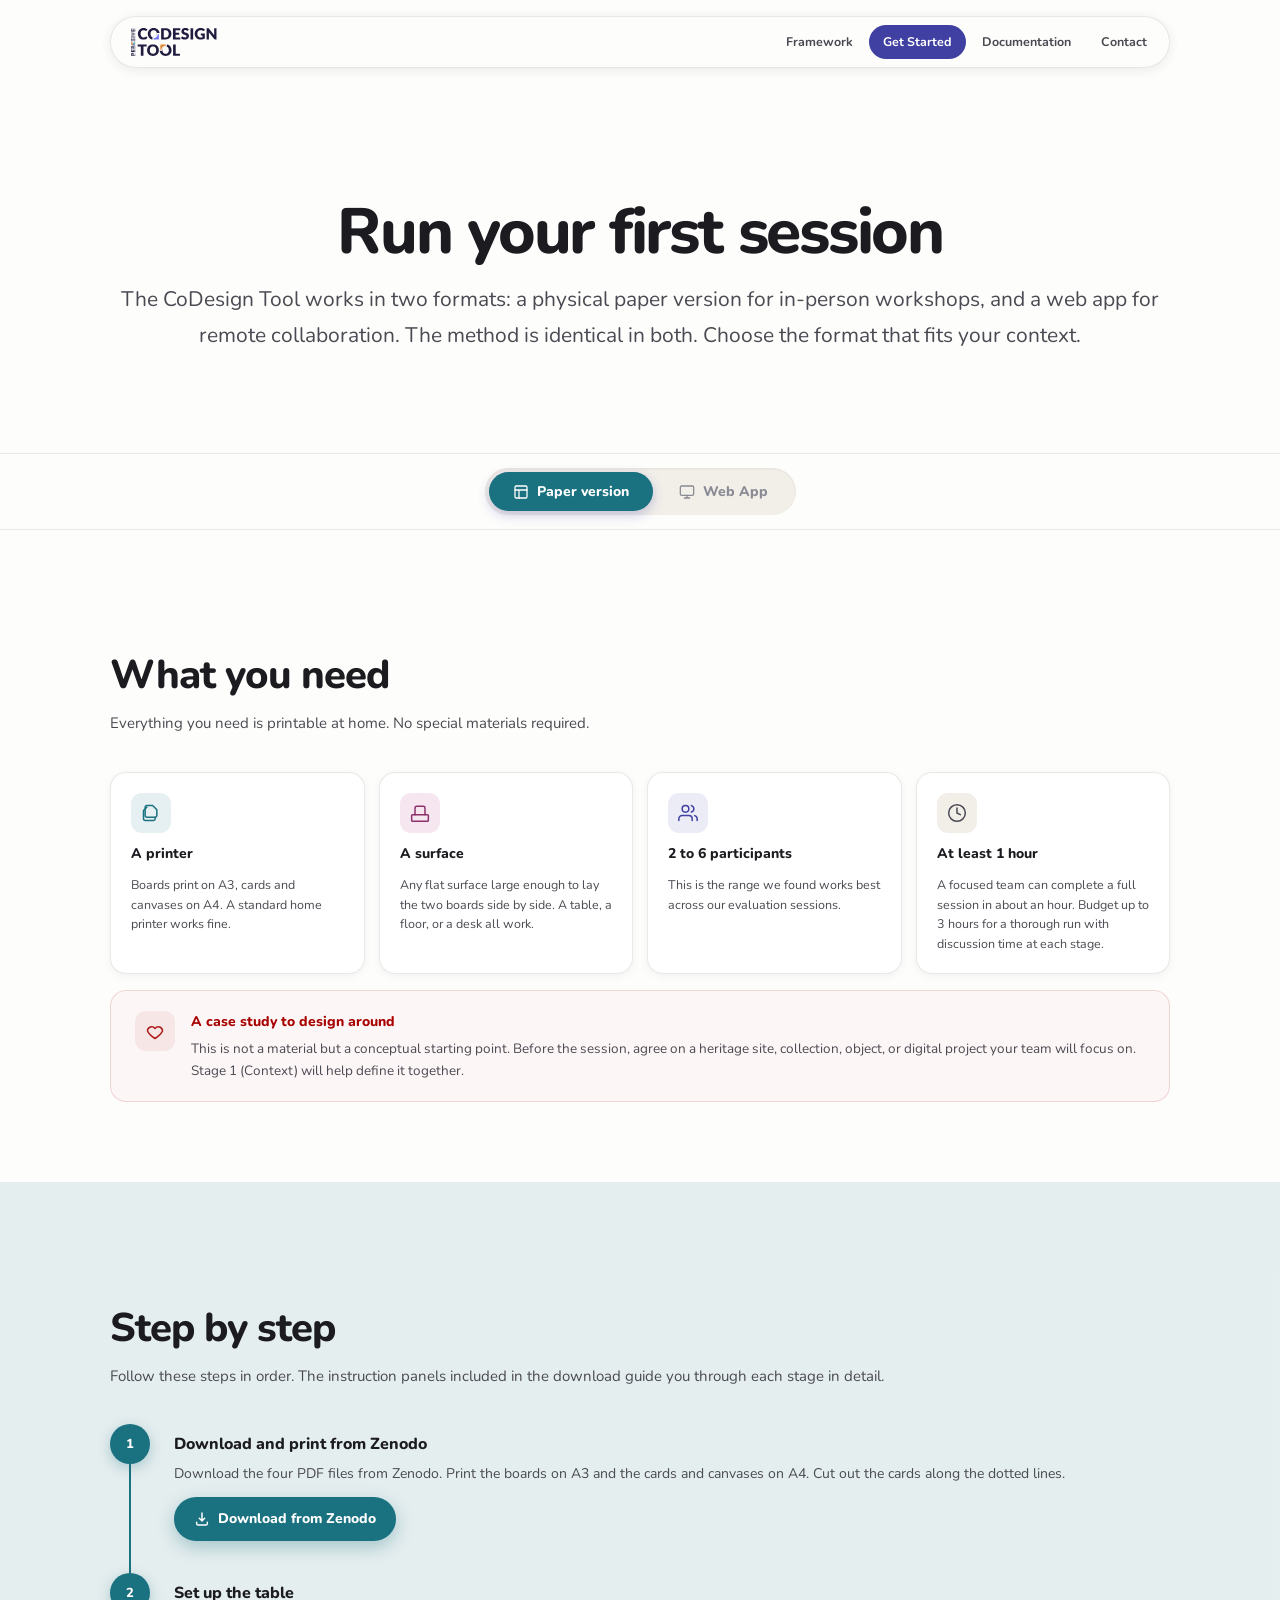
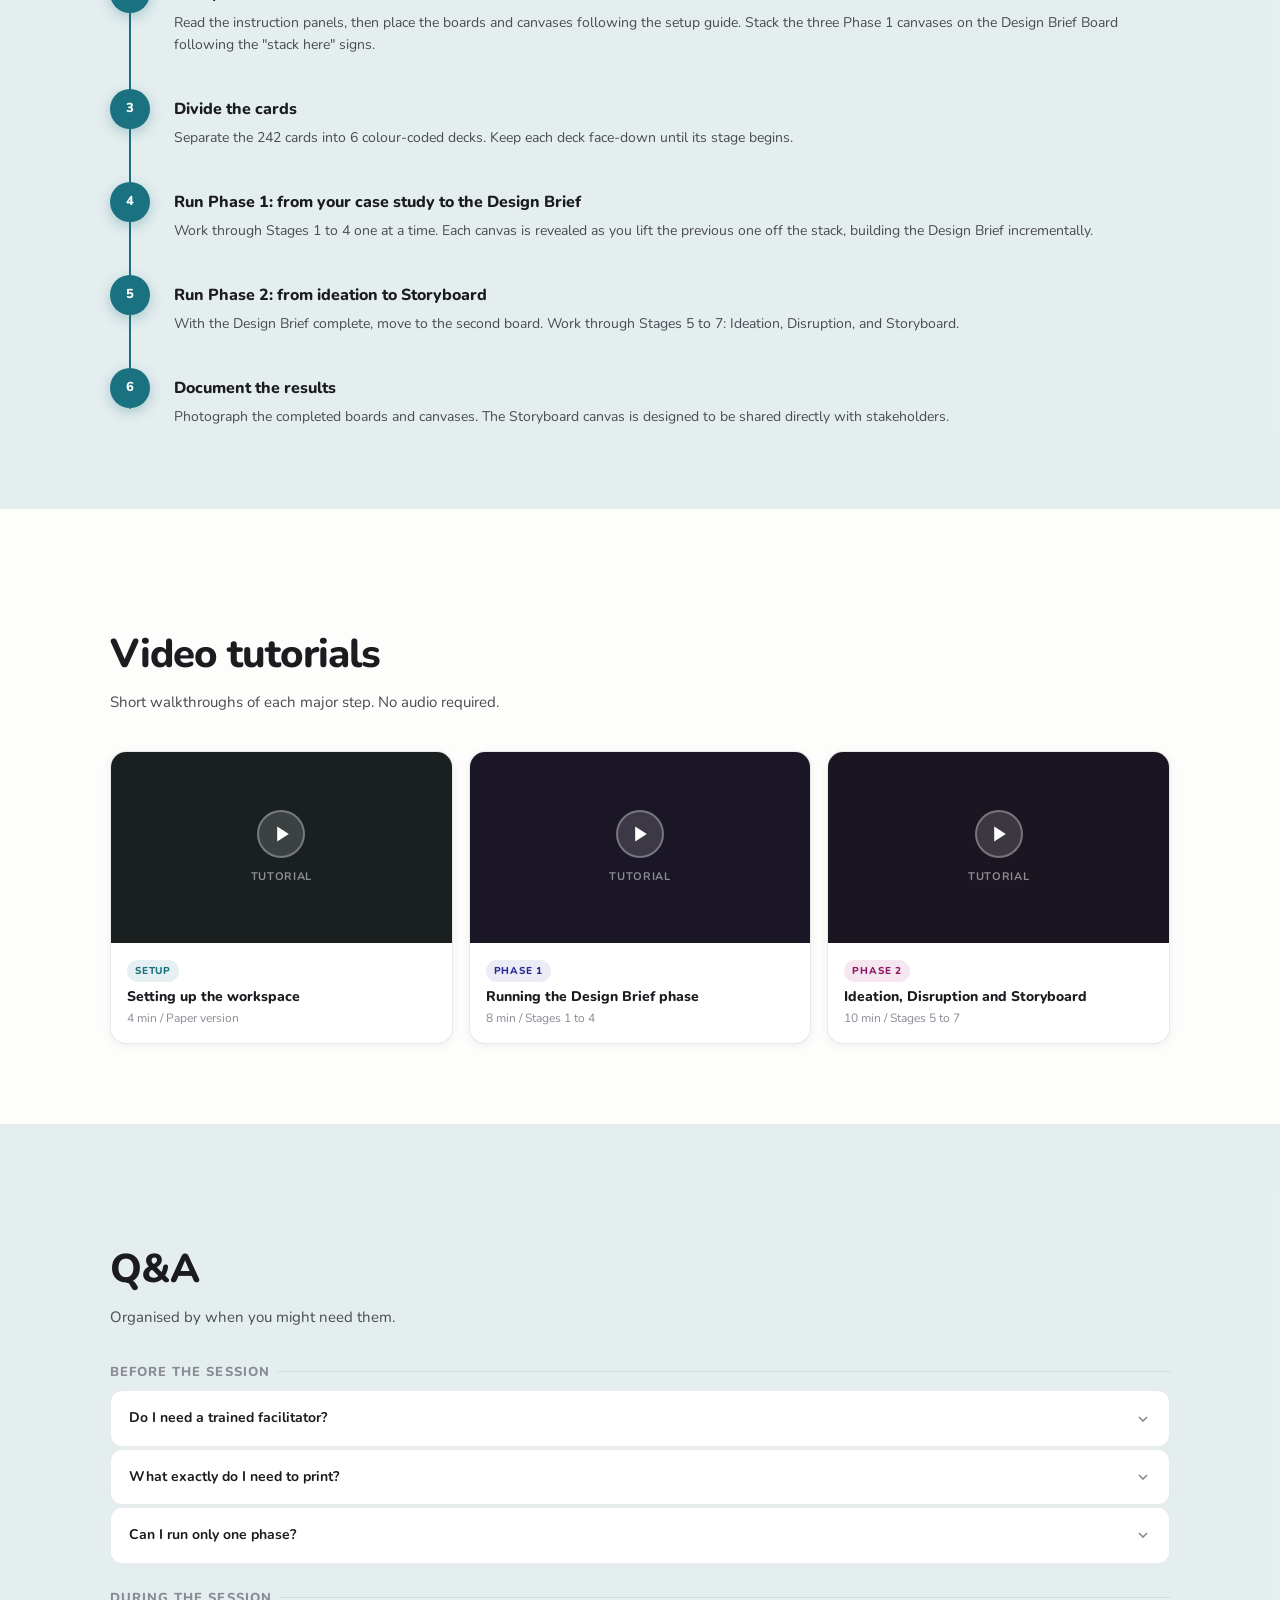
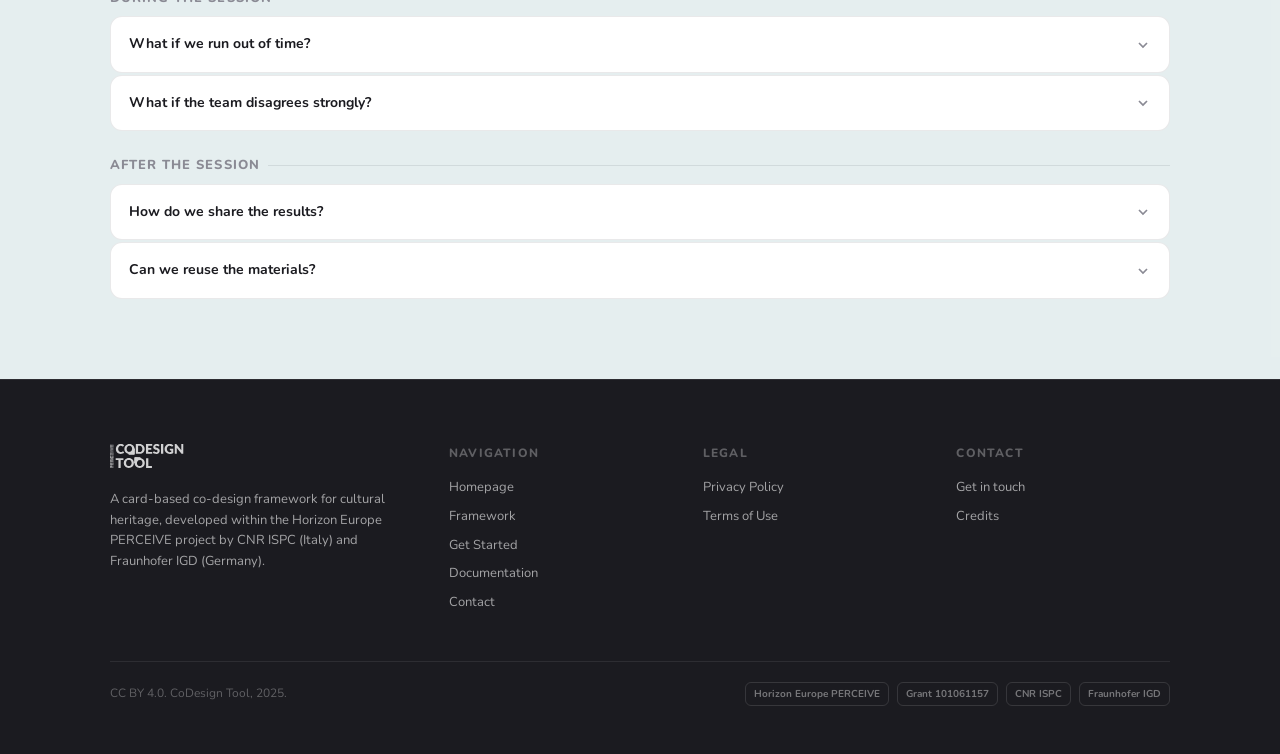
<file: get-started.html>
﻿<!doctype html>
<html lang="en">
<head>
<meta charset="utf-8">
<meta name="viewport" content="width=device-width, initial-scale=1">
<title>Get Started &middot; CoDesign Tool</title>
<link rel="preconnect" href="https://fonts.googleapis.com">
<link rel="preconnect" href="https://fonts.gstatic.com" crossorigin>
<link href="https://fonts.googleapis.com/css2?family=Nunito:wght@400;600;700;800;900&display=swap" rel="stylesheet">
<link rel="stylesheet" href="style.css">
</head>
<body>

<nav class="nav">
  <a href="home.html" class="nav-logo"><svg class="logo-svg" height="40" viewBox="0 0 821 265" fill="none" xmlns="http://www.w3.org/2000/svg" xmlns:xlink="http://www.w3.org/1999/xlink">
<rect y="264.127" width="257.413" height="40.7783" transform="rotate(-90 0 264.127)" fill="url(#pattern0_1145_28409)"/>
<path d="M143.401 80.7421C143.99 80.7421 144.58 80.8649 145.169 81.1105C145.759 81.3069 146.323 81.6753 146.864 82.2155L156.735 92.6029C152.413 98.251 146.986 102.524 140.454 105.421C133.971 108.27 126.285 109.694 117.396 109.694C109.243 109.694 101.925 108.319 95.4421 105.569C89.0082 102.769 83.5321 98.9385 79.0137 94.0763C74.5444 89.165 71.1065 83.3697 68.6999 76.6903C66.2934 69.9618 65.0901 62.6684 65.0901 54.8103C65.0901 46.8049 66.3916 39.4625 68.9946 32.7831C71.5976 26.0545 75.2565 20.2592 79.9714 15.397C84.6863 10.5348 90.3343 6.75306 96.9155 4.05183C103.497 1.35061 110.741 -5.00377e-06 118.648 -5.00377e-06C122.675 -5.00377e-06 126.457 0.368344 129.993 1.10504C133.578 1.79262 136.918 2.77489 140.012 4.05183C143.106 5.27967 145.955 6.77762 148.558 8.54569C151.161 10.3138 153.469 12.2292 155.483 14.2919L147.085 25.5634C146.544 26.251 145.906 26.8895 145.169 27.4788C144.432 28.0191 143.401 28.2892 142.075 28.2892C141.191 28.2892 140.356 28.0927 139.57 27.6998C138.784 27.3069 137.95 26.8404 137.066 26.3001C136.181 25.7108 135.199 25.0968 134.119 24.4584C133.087 23.7708 131.835 23.1569 130.362 22.6166C128.937 22.0273 127.243 21.5361 125.278 21.1432C123.363 20.7503 121.104 20.5539 118.501 20.5539C114.375 20.5539 110.593 21.3151 107.156 22.8376C103.767 24.3601 100.82 26.5948 98.3152 29.5416C95.8595 32.4393 93.9441 36.0245 92.569 40.2974C91.2429 44.5211 90.5799 49.3588 90.5799 54.8103C90.5799 60.311 91.3166 65.1978 92.79 69.4706C94.3125 73.7435 96.3507 77.3533 98.9046 80.3001C101.508 83.1978 104.528 85.4079 107.966 86.9304C111.404 88.4529 115.087 89.2141 119.016 89.2141C121.276 89.2141 123.338 89.1159 125.205 88.9195C127.071 88.6739 128.814 88.3055 130.435 87.8144C132.056 87.2742 133.578 86.5866 135.003 85.7517C136.427 84.8676 137.876 83.7626 139.349 82.4365C139.939 81.9454 140.577 81.5525 141.265 81.2578C141.952 80.914 142.664 80.7421 143.401 80.7421ZM270.507 54.8103C270.507 62.5702 269.156 69.7899 266.455 76.4693C263.803 83.1487 260.046 88.9686 255.184 93.929C250.321 98.8403 244.452 102.696 237.576 105.495C230.75 108.295 223.162 109.694 214.812 109.694C206.463 109.694 198.851 108.295 191.975 105.495C185.099 102.696 179.205 98.8403 174.294 93.929C169.432 88.9686 165.65 83.1487 162.949 76.4693C160.297 69.7899 158.971 62.5702 158.971 54.8103C158.971 47.0504 160.297 39.8308 162.949 33.1514C165.65 26.472 169.432 20.6767 174.294 15.7653C179.205 10.854 185.099 6.99863 191.975 4.19918C198.851 1.39972 206.463 -5.00377e-06 214.812 -5.00377e-06C223.162 -5.00377e-06 230.75 1.42428 237.576 4.27284C244.452 7.0723 250.321 10.9277 255.184 15.839C260.046 20.7503 263.803 26.5457 266.455 33.2251C269.156 39.9045 270.507 47.0996 270.507 54.8103ZM245.017 54.8103C245.017 49.5061 244.33 44.7421 242.954 40.5184C241.579 36.2455 239.59 32.6357 236.987 29.6889C234.433 26.7421 231.29 24.4829 227.557 22.9113C223.825 21.3397 219.576 20.5539 214.812 20.5539C209.999 20.5539 205.702 21.3397 201.92 22.9113C198.188 24.4829 195.02 26.7421 192.417 29.6889C189.863 32.6357 187.898 36.2455 186.523 40.5184C185.148 44.7421 184.461 49.5061 184.461 54.8103C184.461 60.1637 185.148 64.9768 186.523 69.2496C187.898 73.4734 189.863 77.0586 192.417 80.0054C195.02 82.9522 198.188 85.2114 201.92 86.783C205.702 88.3055 209.999 89.0668 214.812 89.0668C219.576 89.0668 223.825 88.3055 227.557 86.783C231.29 85.2114 234.433 82.9522 236.987 80.0054C239.59 77.0586 241.579 73.4734 242.954 69.2496C244.33 64.9768 245.017 60.1637 245.017 54.8103ZM382.552 54.8103C382.552 62.5702 381.201 69.7407 378.5 76.3219C375.848 82.854 372.091 88.5265 367.228 93.3396C362.366 98.1036 356.497 101.836 349.621 104.537C342.795 107.19 335.207 108.516 326.857 108.516H285.16V1.17871H326.857C335.207 1.17871 342.795 2.52933 349.621 5.23055C356.497 7.93177 362.366 11.6644 367.228 16.4284C372.091 21.1923 375.848 26.8649 378.5 33.4461C381.201 39.9781 382.552 47.0996 382.552 54.8103ZM357.062 54.8103C357.062 49.5061 356.374 44.7176 354.999 40.4447C353.624 36.1719 351.635 32.562 349.032 29.6153C346.478 26.6193 343.335 24.3356 339.602 22.764C335.87 21.1432 331.621 20.3329 326.857 20.3329H310.208V89.3615H326.857C331.621 89.3615 335.87 88.5757 339.602 87.004C343.335 85.3833 346.478 83.0995 349.032 80.1527C351.635 77.1568 353.624 73.5225 354.999 69.2496C356.374 64.9768 357.062 60.1637 357.062 54.8103ZM422.295 20.3329V45.3806H456.036V63.798H422.295V89.3615H466.35V108.516H397.248V1.17871L466.35 1.17871V20.3329H422.295ZM541.013 22.985C540.276 24.1637 539.491 25.0477 538.656 25.6371C537.87 26.2264 536.839 26.5211 535.562 26.5211C534.432 26.5211 533.204 26.1773 531.878 25.4897C530.601 24.753 529.128 23.9427 527.458 23.0586C525.837 22.1746 523.971 21.3888 521.859 20.7012C519.747 19.9645 517.341 19.5962 514.639 19.5962C509.974 19.5962 506.487 20.603 504.178 22.6166C501.919 24.5812 500.789 27.2578 500.789 30.6466C500.789 32.8076 501.477 34.6003 502.852 36.0245C504.227 37.4488 506.02 38.6766 508.23 39.708C510.489 40.7394 513.043 41.6971 515.892 42.5811C518.789 43.4161 521.736 44.3738 524.732 45.4543C527.728 46.4856 530.65 47.7135 533.499 49.1378C536.397 50.562 538.95 52.3792 541.161 54.5893C543.42 56.7994 545.237 59.5006 546.612 62.693C547.987 65.8362 548.675 69.6425 548.675 74.1118C548.675 79.0723 547.815 83.7135 546.096 88.0354C544.377 92.3574 541.873 96.1391 538.582 99.3806C535.341 102.573 531.313 105.102 526.5 106.969C521.736 108.786 516.309 109.694 510.219 109.694C506.879 109.694 503.466 109.351 499.979 108.663C496.541 107.975 493.201 107.018 489.96 105.79C486.719 104.513 483.674 103.015 480.825 101.296C477.976 99.577 475.496 97.6616 473.384 95.5497L480.751 83.9099C481.341 83.075 482.102 82.3874 483.035 81.8472C484.017 81.2578 485.073 80.9631 486.203 80.9631C487.676 80.9631 489.15 81.4297 490.623 82.3628C492.146 83.296 493.84 84.3274 495.706 85.457C497.622 86.5866 499.807 87.618 502.263 88.5511C504.719 89.4843 507.616 89.9508 510.956 89.9508C515.474 89.9508 518.986 88.9686 521.491 87.004C523.995 84.9904 525.248 81.8226 525.248 77.5006C525.248 74.9959 524.56 72.9577 523.185 71.386C521.81 69.8144 519.993 68.5129 517.734 67.4815C515.523 66.4502 512.994 65.5416 510.146 64.7558C507.297 63.9699 504.375 63.1105 501.379 62.1773C498.383 61.195 495.461 60.0163 492.612 58.6412C489.764 57.2169 487.21 55.3751 484.95 53.1159C482.74 50.8076 480.948 47.959 479.573 44.5702C478.197 41.1323 477.51 36.9086 477.51 31.899C477.51 27.8717 478.32 23.9427 479.941 20.1119C481.562 16.281 483.944 12.8677 487.087 9.87175C490.23 6.87584 494.086 4.49385 498.653 2.72577C503.221 0.908588 508.451 -5.00377e-06 514.345 -5.00377e-06C517.635 -5.00377e-06 520.828 0.270119 523.922 0.810366C527.065 1.3015 530.036 2.06275 532.836 3.09412C535.635 4.07639 538.238 5.27967 540.645 6.70394C543.1 8.07911 545.286 9.65074 547.201 11.4188L541.013 22.985ZM588.34 108.516H563.293V1.17871H588.34V108.516ZM660.617 52.8949H698.778V98.2019C693.278 102.229 687.409 105.151 681.171 106.969C674.983 108.786 668.5 109.694 661.722 109.694C652.882 109.694 644.827 108.319 637.559 105.569C630.339 102.769 624.151 98.9385 618.994 94.0763C613.837 89.165 609.859 83.3697 607.059 76.6903C604.26 69.9618 602.86 62.6684 602.86 54.8103C602.86 46.8049 604.186 39.4625 606.838 32.7831C609.49 26.0545 613.272 20.2592 618.183 15.397C623.144 10.5348 629.111 6.75306 636.085 4.05183C643.108 1.35061 650.942 -5.00377e-06 659.586 -5.00377e-06C664.055 -5.00377e-06 668.254 0.368344 672.183 1.10504C676.112 1.84174 679.722 2.84856 683.013 4.1255C686.353 5.40245 689.398 6.92496 692.148 8.69303C694.898 10.4611 697.354 12.3765 699.515 14.4393L692.295 25.4161C691.166 27.135 689.692 28.191 687.875 28.5839C686.107 28.9768 684.192 28.5348 682.129 27.2578C680.164 26.0791 678.298 25.0723 676.53 24.2374C674.811 23.3533 673.043 22.6412 671.226 22.1009C669.409 21.5607 667.493 21.1678 665.479 20.9222C663.466 20.6767 661.207 20.5539 658.702 20.5539C654.036 20.5539 649.837 21.3888 646.104 23.0586C642.372 24.6794 639.179 26.9877 636.527 29.9836C633.924 32.9795 631.911 36.5893 630.486 40.8131C629.062 44.9877 628.35 49.6534 628.35 54.8103C628.35 60.5075 629.136 65.5661 630.707 69.9863C632.279 74.4065 634.489 78.1391 637.338 81.1841C640.235 84.2291 643.673 86.562 647.651 88.1828C651.679 89.7544 656.123 90.5402 660.986 90.5402C663.982 90.5402 666.683 90.2455 669.089 89.6562C671.545 89.0668 673.927 88.281 676.235 87.2987V71.0177H665.627C664.055 71.0177 662.827 70.6002 661.943 69.7653C661.059 68.9304 660.617 67.8744 660.617 66.5975V52.8949ZM809.232 1.17871V108.516H796.266C794.351 108.516 792.73 108.221 791.404 107.632C790.127 106.993 788.85 105.913 787.573 104.39L736.962 40.371C737.159 42.2865 737.281 44.1528 737.331 45.97C737.429 47.738 737.478 49.4079 737.478 50.9795V108.516H715.524V1.17871H728.638C729.718 1.17871 730.627 1.22783 731.363 1.32605C732.1 1.42428 732.763 1.62073 733.352 1.91541C733.942 2.16098 734.507 2.52933 735.047 3.02046C735.587 3.51159 736.201 4.17462 736.889 5.00954L787.942 69.4706C787.696 67.4079 787.524 65.4188 787.426 63.5034C787.328 61.5388 787.279 59.6971 787.279 57.9781V1.17871H809.232Z" fill="#201C3F"/>
<path d="M148.189 176.063H117.984V263.656H93.0837V176.063H62.879V156.319H148.189V176.063ZM263.743 209.951C263.743 217.711 262.393 224.93 259.691 231.61C257.039 238.289 253.282 244.109 248.42 249.07C243.558 253.981 237.689 257.836 230.813 260.636C223.986 263.435 216.398 264.835 208.049 264.835C199.7 264.835 192.087 263.435 185.211 260.636C178.335 257.836 172.442 253.981 167.53 249.07C162.668 244.109 158.887 238.289 156.185 231.61C153.533 224.93 152.207 217.711 152.207 209.951C152.207 202.191 153.533 194.971 156.185 188.292C158.887 181.613 162.668 175.817 167.53 170.906C172.442 165.995 178.335 162.139 185.211 159.34C192.087 156.54 199.7 155.141 208.049 155.141C216.398 155.141 223.986 156.565 230.813 159.413C237.689 162.213 243.558 166.068 248.42 170.98C253.282 175.891 257.039 181.686 259.691 188.366C262.393 195.045 263.743 202.24 263.743 209.951ZM238.253 209.951C238.253 204.647 237.566 199.883 236.191 195.659C234.816 191.386 232.826 187.776 230.223 184.83C227.67 181.883 224.526 179.624 220.794 178.052C217.061 176.48 212.813 175.694 208.049 175.694C203.236 175.694 198.938 176.48 195.157 178.052C191.424 179.624 188.256 181.883 185.653 184.83C183.099 187.776 181.135 191.386 179.76 195.659C178.384 199.883 177.697 204.647 177.697 209.951C177.697 215.304 178.384 220.117 179.76 224.39C181.135 228.614 183.099 232.199 185.653 235.146C188.256 238.093 191.424 240.352 195.157 241.924C198.938 243.446 203.236 244.207 208.049 244.207C212.813 244.207 217.061 243.446 220.794 241.924C224.526 240.352 227.67 238.093 230.223 235.146C232.826 232.199 234.816 228.614 236.191 224.39C237.566 220.117 238.253 215.304 238.253 209.951ZM383.744 209.951C383.744 217.711 382.394 224.93 379.693 231.61C377.04 238.289 373.283 244.109 368.421 249.07C363.559 253.981 357.69 257.836 350.814 260.636C343.987 263.435 336.399 264.835 328.05 264.835C319.701 264.835 312.088 263.435 305.212 260.636C298.337 257.836 292.443 253.981 287.532 249.07C282.669 244.109 278.888 238.289 276.187 231.61C273.534 224.93 272.208 217.711 272.208 209.951C272.208 202.191 273.534 194.971 276.187 188.292C278.888 181.613 282.669 175.817 287.532 170.906C292.443 165.995 298.337 162.139 305.212 159.34C312.088 156.54 319.701 155.141 328.05 155.141C336.399 155.141 343.987 156.565 350.814 159.413C357.69 162.213 363.559 166.068 368.421 170.98C373.283 175.891 377.04 181.686 379.693 188.366C382.394 195.045 383.744 202.24 383.744 209.951ZM358.255 209.951C358.255 204.647 357.567 199.883 356.192 195.659C354.817 191.386 352.828 187.776 350.225 184.83C347.671 181.883 344.528 179.624 340.795 178.052C337.062 176.48 332.814 175.694 328.05 175.694C323.237 175.694 318.94 176.48 315.158 178.052C311.425 179.624 308.257 181.883 305.654 184.83C303.101 187.776 301.136 191.386 299.761 195.659C298.386 199.883 297.698 204.647 297.698 209.951C297.698 215.304 298.386 220.117 299.761 224.39C301.136 228.614 303.101 232.199 305.654 235.146C308.257 238.093 311.425 240.352 315.158 241.924C318.94 243.446 323.237 244.207 328.05 244.207C332.814 244.207 337.062 243.446 340.795 241.924C344.528 240.352 347.671 238.093 350.225 235.146C352.828 232.199 354.817 228.614 356.192 224.39C357.567 220.117 358.255 215.304 358.255 209.951ZM463.08 243.765V263.656H398.398V156.319H423.298V243.765H463.08Z" fill="#201C3F"/>
<path d="M269.369 53.5159L268.424 114.011L207.928 113.067L208.258 91.9549L213.458 92.0361C222.524 92.1777 231.275 88.7119 237.786 82.4012C241.01 79.2765 243.587 75.5471 245.369 71.4265C247.152 67.306 248.106 62.8748 248.176 58.3857L248.257 53.1862L269.369 53.5159Z" fill="#7172FF" stroke="white" stroke-width="10.4004"/>
<path d="M271.989 210.041L273.836 149.567L334.311 151.414L333.666 172.518L328.468 172.359C319.405 172.082 310.603 175.417 303.999 181.63C300.729 184.707 298.097 188.397 296.253 192.491C294.409 196.584 293.389 201.001 293.252 205.488L293.093 210.686L271.989 210.041Z" fill="#E28428" stroke="white" stroke-width="10.4004"/>
<defs>
<pattern id="pattern0_1145_28409" patternContentUnits="objectBoundingBox" width="1" height="1">
<use xlink:href="#image0_1145_28409" transform="matrix(0.00122234 0 0 0.00771605 -0.0679621 -0.25)"/>
</pattern>
<image id="image0_1145_28409" width="925" height="270" preserveAspectRatio="none" xlink:href="[data-uri]"/>
</defs>
</svg>

  <svg class="nav-icon logo-mobile" height="32" width="32" viewBox="0 0 2901 2828" fill="none" xmlns="http://www.w3.org/2000/svg">
<path d="M2770.9 1311.86C2770.9 1497.59 2738.57 1670.39 2673.92 1830.25C2610.44 1990.12 2520.51 2129.42 2404.14 2248.15C2287.77 2365.7 2147.29 2457.97 1982.72 2524.98C1819.33 2591.98 1637.71 2625.48 1437.88 2625.48C1238.04 2625.48 1055.84 2591.98 891.27 2524.98C726.7 2457.97 585.64 2365.7 468.089 2248.15C351.715 2129.42 261.201 1990.12 196.549 1830.25C133.072 1670.39 101.333 1497.59 101.333 1311.86C101.333 1126.13 133.072 953.331 196.549 793.463C261.201 633.594 351.715 494.885 468.089 377.335C585.64 259.785 726.7 167.508 891.27 100.505C1055.84 33.501 1238.04 -0.000862954 1437.88 -0.000862954C1637.71 -0.000862954 1819.33 34.0887 1982.72 102.268C2147.29 169.271 2287.77 261.548 2404.14 379.098C2520.51 496.648 2610.44 635.358 2673.92 795.226C2738.57 955.094 2770.9 1127.3 2770.9 1311.86ZM2160.81 1311.86C2160.81 1184.9 2144.35 1070.88 2111.44 969.788C2078.53 867.519 2030.92 781.12 1968.62 710.59C1907.49 640.06 1832.26 585.987 1742.92 548.371C1653.58 510.755 1551.9 491.947 1437.88 491.947C1322.68 491.947 1219.82 510.755 1129.31 548.371C1039.97 585.987 964.151 640.06 901.85 710.59C840.723 781.12 793.703 867.519 760.789 969.788C727.875 1070.88 711.418 1184.9 711.418 1311.86C711.418 1439.99 727.875 1555.19 760.789 1657.46C793.703 1758.55 840.723 1844.36 901.85 1914.89C964.151 1985.42 1039.97 2039.49 1129.31 2077.11C1219.82 2113.55 1322.68 2131.77 1437.88 2131.77C1551.9 2131.77 1653.58 2113.55 1742.92 2077.11C1832.26 2039.49 1907.49 1985.42 1968.62 1914.89C2030.92 1844.36 2078.53 1758.55 2111.44 1657.46C2144.35 1555.19 2160.81 1439.99 2160.81 1311.86Z" fill="#201C3F"/>
<path d="M2774.17 1252.77L2751.55 2700.7L1303.62 2678.09L1311.51 2172.79L1435.96 2174.74C1652.96 2178.13 1862.41 2095.17 2018.25 1944.13C2095.41 1869.34 2157.09 1780.09 2199.76 1681.46C2242.43 1582.84 2265.25 1476.78 2266.93 1369.33L2268.87 1244.88L2774.17 1252.77Z" fill="#7172FF" stroke="white" stroke-width="248.93"/>
</svg>

  </a><div class="nav-links" id="nav-links">
    <div class="nav-pill" id="nav-pill"></div>
    <a href="framework.html">Framework</a>
    <a href="get-started.html" class="active">Get Started</a>
    <a href="documentation.html">Documentation</a>
    <a href="contact.html">Contact</a>
  </div>
</nav>

<header class="page-hero">
  <div class="hero-inner">
    <h1 class="page-title">Run your first session</h1>
    <p class="page-lead">The CoDesign Tool works in two formats: a physical paper version for in-person workshops, and a web app for remote collaboration. The method is identical in both. Choose the format that fits your context.</p>

  </div>
</header>

<div class="sticky-switcher">
  <div class="sw-pills">
    <button class="sw-pill paper act" id="btn-paper" onclick="showTab('paper')">
      <svg viewBox="0 0 24 24"><rect x="3" y="3" width="18" height="18" rx="2"/><path d="M3 9h18M9 21V9"/></svg>
      Paper version
    </button>
    <button class="sw-pill web" id="btn-web" onclick="showTab('web')">
      <svg viewBox="0 0 24 24"><rect x="2" y="3" width="20" height="14" rx="2"/><path d="M8 21h8M12 17v4"/></svg>
      Web App
    </button>
  </div>
</div>

<div id="track-container"><!-- What you need -->
  <div class="section">
    <div class="section-inner">
      <span class="section-eyebrow reveal">Before you start</span>
      <h2 class="section-title">What you need</h2>
      <p class="section-sub">Everything you need is printable at home. No special materials required.</p>
      <div class="needs-grid needs-grid-4">
        <div class="need-card">
          <div class="need-icon" style="background:#E6EFF1">
            <svg viewBox="0 0 24 24" stroke="var(--s1)" fill="none" stroke-width="1.8" stroke-linecap="round" stroke-linejoin="round"><path d="M17 17H7a2 2 0 01-2-2V5a2 2 0 012-2h7l5 5v7a2 2 0 01-2 2z"/><path d="M17 17v2a2 2 0 01-2 2H5a2 2 0 01-2-2V9l4-4"/></svg>
          </div>
          <h4>A printer</h4>
          <p>Boards print on A3, cards and canvases on A4. A standard home printer works fine.</p>
        </div>
        <div class="need-card">
          <div class="need-icon" style="background:#F5E6F0">
            <svg viewBox="0 0 24 24" stroke="#8D306C" fill="none" stroke-width="1.8" stroke-linecap="round" stroke-linejoin="round"><rect x="2" y="14" width="20" height="8" rx="1"/><path d="M6 14V6a2 2 0 012-2h8a2 2 0 012 2v8"/></svg>
          </div>
          <h4>A surface</h4>
          <p>Any flat surface large enough to lay the two boards side by side. A table, a floor, or a desk all work.</p>
        </div>
        <div class="need-card">
          <div class="need-icon" style="background:var(--brand-l)">
            <svg viewBox="0 0 24 24" stroke="var(--brand)" fill="none" stroke-width="1.8" stroke-linecap="round" stroke-linejoin="round"><path d="M17 21v-2a4 4 0 00-4-4H5a4 4 0 00-4 4v2"/><circle cx="9" cy="7" r="4"/><path d="M23 21v-2a4 4 0 00-3-3.87M16 3.13a4 4 0 010 7.75"/></svg>
          </div>
          <h4>2 to 6 participants</h4>
          <p>This is the range we found works best across our evaluation sessions.</p>
        </div>
        <div class="need-card">
          <div class="need-icon" style="background:var(--panel)">
            <svg viewBox="0 0 24 24" stroke="var(--ink-soft)" fill="none" stroke-width="1.8" stroke-linecap="round" stroke-linejoin="round"><circle cx="12" cy="12" r="10"/><polyline points="12 6 12 12 16 14"/></svg>
          </div>
          <h4>At least 1 hour</h4>
          <p>A focused team can complete a full session in about an hour. Budget up to 3 hours for a thorough run with discussion time at each stage.</p>
        </div>
      </div>

      <div class="case-study-card">
        <div class="need-icon" style="background:#F6E6E6;flex:none">
          <svg viewBox="0 0 24 24" fill="none" stroke="#B11A1A" stroke-width="1.8" stroke-linecap="round" stroke-linejoin="round"><path d="M12 21s-7-4.5-9-9a5 5 0 019-3 5 5 0 019 3c-2 4.5-9 9-9 9z"/></svg>
        </div>
        <div>
          <h4>A case study to design around</h4>
          <p>This is not a material but a conceptual starting point. Before the session, agree on a heritage site, collection, object, or digital project your team will focus on. Stage 1 (Context) will help define it together.</p>
        </div>
      </div>
    </div>
  </div>

  <!-- Step by step -->
  <div class="section alt-paper">
    <div class="section-inner">
      <span class="section-eyebrow reveal">The process</span>
      <h2 class="section-title">Step by step</h2>
      <p class="section-sub">Follow these steps in order. The instruction panels included in the download guide you through each stage in detail.</p>
      <div class="steps" id="steps-paper">
        <div class="step">
          <div class="step-left">
            <div class="step-n">1</div>
          </div>
          <div class="step-body">
            <h4>Download and print from Zenodo</h4>
            <p>Download the four PDF files from Zenodo. Print the boards on A3 and the cards and canvases on A4. Cut out the cards along the dotted lines.</p>
            <a class="step-cta" href="https://zenodo.org/records/15632510" target="_blank" rel="noopener">
              <svg viewBox="0 0 24 24" fill="none" stroke="currentColor" stroke-width="2.2" stroke-linecap="round" stroke-linejoin="round"><path d="M12 3v12m0 0l-4-4m4 4l4-4"/><path d="M4 17v2a2 2 0 002 2h12a2 2 0 002-2v-2"/></svg>
              Download from Zenodo
            </a>
          </div>
        </div>
        <div class="step">
          <div class="step-left">
            <div class="step-n">2</div>
          </div>
          <div class="step-body">
            <h4>Set up the table</h4>
            <p>Read the instruction panels, then place the boards and canvases following the setup guide. Stack the three Phase 1 canvases on the Design Brief Board following the "stack here" signs.</p>
          </div>
        </div>
        <div class="step">
          <div class="step-left">
            <div class="step-n">3</div>
          </div>
          <div class="step-body">
            <h4>Divide the cards</h4>
            <p>Separate the 242 cards into 6 colour-coded decks. Keep each deck face-down until its stage begins.</p>
          </div>
        </div>
        <div class="step">
          <div class="step-left">
            <div class="step-n">4</div>
          </div>
          <div class="step-body">
            <h4>Run Phase 1: from your case study to the Design Brief</h4>
            <p>Work through Stages 1 to 4 one at a time. Each canvas is revealed as you lift the previous one off the stack, building the Design Brief incrementally.</p>
          </div>
        </div>
        <div class="step">
          <div class="step-left">
            <div class="step-n">5</div>
          </div>
          <div class="step-body">
            <h4>Run Phase 2: from ideation to Storyboard</h4>
            <p>With the Design Brief complete, move to the second board. Work through Stages 5 to 7: Ideation, Disruption, and Storyboard.</p>
          </div>
        </div>
        <div class="step">
          <div class="step-left">
            <div class="step-n">6</div>
          </div>
          <div class="step-body">
            <h4>Document the results</h4>
            <p>Photograph the completed boards and canvases. The Storyboard canvas is designed to be shared directly with stakeholders.</p>
          </div>
        </div>
      </div>
    </div>
  </div>

  <!-- Video tutorials -->
  <div class="section">
    <div class="section-inner">
      <span class="section-eyebrow reveal">Learn</span>
      <h2 class="section-title">Video tutorials</h2>
      <p class="section-sub">Short walkthroughs of each major step. No audio required.</p>
      <div class="video-grid">
        <div class="video-card">
          <div class="video-thumb" style="background:#1A2020">
            <div class="video-thumb-inner">
              <div class="play-btn"><svg viewBox="0 0 24 24"><polygon points="5,3 19,12 5,21" fill="#fff"/></svg></div>
              <span class="video-thumb-label">Tutorial</span>
            </div>
          </div>
          <div class="video-meta">
            <span class="video-tag" style="background:var(--s1-l);color:var(--s1)">Setup</span>
            <h4>Setting up the workspace</h4>
            <p>4 min / Paper version</p>
          </div>
        </div>
        <div class="video-card">
          <div class="video-thumb" style="background:#1A1625">
            <div class="video-thumb-inner">
              <div class="play-btn"><svg viewBox="0 0 24 24"><polygon points="5,3 19,12 5,21" fill="#fff"/></svg></div>
              <span class="video-thumb-label">Tutorial</span>
            </div>
          </div>
          <div class="video-meta">
            <span class="video-tag" style="background:var(--brand-l);color:var(--brand-d)">Phase 1</span>
            <h4>Running the Design Brief phase</h4>
            <p>8 min / Stages 1 to 4</p>
          </div>
        </div>
        <div class="video-card">
          <div class="video-thumb" style="background:#1A1520">
            <div class="video-thumb-inner">
              <div class="play-btn"><svg viewBox="0 0 24 24"><polygon points="5,3 19,12 5,21" fill="#fff"/></svg></div>
              <span class="video-thumb-label">Tutorial</span>
            </div>
          </div>
          <div class="video-meta">
            <span class="video-tag" style="background:#F5E6F0;color:#8D1864">Phase 2</span>
            <h4>Ideation, Disruption and Storyboard</h4>
            <p>10 min / Stages 5 to 7</p>
          </div>
        </div>
      </div>
    </div>
  </div>

  <!-- Q&A -->
  <div class="section alt-paper">
    <div class="section-inner">
      <span class="section-eyebrow reveal">Questions</span>
      <h2 class="section-title">Q&amp;A</h2>
      <p class="section-sub" style="margin-bottom:32px">Organised by when you might need them.</p>
      <div class="acc-wrap">
        <div>
          <div class="acc-group-title">Before the session</div>
          <div class="acc-items">
            <div class="acc-item"><div class="acc-q" onclick="toggleAcc(this)">Do I need a trained facilitator?<svg viewBox="0 0 24 24"><path d="M6 9l6 6 6-6"/></svg></div><div class="acc-a"><div class="acc-a-inner">Not necessarily. The instruction panels guide the team through each stage step by step. A facilitator is helpful for larger groups or first-time users, but not required.</div></div></div>
            <div class="acc-item"><div class="acc-q" onclick="toggleAcc(this)">What exactly do I need to print?<svg viewBox="0 0 24 24"><path d="M6 9l6 6 6-6"/></svg></div><div class="acc-a"><div class="acc-a-inner">The Zenodo download includes: 2 boards (A3), 3 Phase 1 canvases (A3), 1 Storyboard canvas (A3), 242 cards in 6 decks (A4), and the instruction panels (A4). Print in colour for best results.</div></div></div>
            <div class="acc-item"><div class="acc-q" onclick="toggleAcc(this)">Can I run only one phase?<svg viewBox="0 0 24 24"><path d="M6 9l6 6 6-6"/></svg></div><div class="acc-a"><div class="acc-a-inner">Yes. If you already have a Design Brief from a previous session or another tool, you can start directly at Stage 5 (Ideation) and run Phase 2 only.</div></div></div>
          </div>
        </div>
        <div>
          <div class="acc-group-title">During the session</div>
          <div class="acc-items">
            <div class="acc-item"><div class="acc-q" onclick="toggleAcc(this)">What if we run out of time?<svg viewBox="0 0 24 24"><path d="M6 9l6 6 6-6"/></svg></div><div class="acc-a"><div class="acc-a-inner">You can stop at any stage boundary and resume later. The Design Brief at the end of Stage 4 is the most natural stopping point if you need to split the session in two.</div></div></div>
            <div class="acc-item"><div class="acc-q" onclick="toggleAcc(this)">What if the team disagrees strongly?<svg viewBox="0 0 24 24"><path d="M6 9l6 6 6-6"/></svg></div><div class="acc-a"><div class="acc-a-inner">Disagreement is a sign the process is working. The Drawer of Alternatives on the Design Brief Board is specifically designed to archive discarded options so they are not lost.</div></div></div>
          </div>
        </div>
        <div>
          <div class="acc-group-title">After the session</div>
          <div class="acc-items">
            <div class="acc-item"><div class="acc-q" onclick="toggleAcc(this)">How do we share the results?<svg viewBox="0 0 24 24"><path d="M6 9l6 6 6-6"/></svg></div><div class="acc-a"><div class="acc-a-inner">Photograph the completed boards. The Storyboard canvas is designed to be shared directly with stakeholders as a standalone deliverable.</div></div></div>
            <div class="acc-item"><div class="acc-q" onclick="toggleAcc(this)">Can we reuse the materials?<svg viewBox="0 0 24 24"><path d="M6 9l6 6 6-6"/></svg></div><div class="acc-a"><div class="acc-a-inner">The cards can be reused. The canvases and boards are single-use unless laminated. We recommend printing multiple copies of the canvases if you plan to run the session more than once.</div></div></div>
          </div>
        </div>
      </div>
    </div>
  </div></div>

<footer class="site-footer">
  <div class="footer-inner">
    <div class="footer-brand footer-col">
      <svg class="logo-svg" height="40" viewBox="0 0 821 265" fill="none" xmlns="http://www.w3.org/2000/svg" xmlns:xlink="http://www.w3.org/1999/xlink">
<rect y="264.127" width="257.413" height="40.7783" transform="rotate(-90 0 264.127)" fill="url(#pattern0_1145_28409)"/>
<path d="M143.401 80.7421C143.99 80.7421 144.58 80.8649 145.169 81.1105C145.759 81.3069 146.323 81.6753 146.864 82.2155L156.735 92.6029C152.413 98.251 146.986 102.524 140.454 105.421C133.971 108.27 126.285 109.694 117.396 109.694C109.243 109.694 101.925 108.319 95.4421 105.569C89.0082 102.769 83.5321 98.9385 79.0137 94.0763C74.5444 89.165 71.1065 83.3697 68.6999 76.6903C66.2934 69.9618 65.0901 62.6684 65.0901 54.8103C65.0901 46.8049 66.3916 39.4625 68.9946 32.7831C71.5976 26.0545 75.2565 20.2592 79.9714 15.397C84.6863 10.5348 90.3343 6.75306 96.9155 4.05183C103.497 1.35061 110.741 -5.00377e-06 118.648 -5.00377e-06C122.675 -5.00377e-06 126.457 0.368344 129.993 1.10504C133.578 1.79262 136.918 2.77489 140.012 4.05183C143.106 5.27967 145.955 6.77762 148.558 8.54569C151.161 10.3138 153.469 12.2292 155.483 14.2919L147.085 25.5634C146.544 26.251 145.906 26.8895 145.169 27.4788C144.432 28.0191 143.401 28.2892 142.075 28.2892C141.191 28.2892 140.356 28.0927 139.57 27.6998C138.784 27.3069 137.95 26.8404 137.066 26.3001C136.181 25.7108 135.199 25.0968 134.119 24.4584C133.087 23.7708 131.835 23.1569 130.362 22.6166C128.937 22.0273 127.243 21.5361 125.278 21.1432C123.363 20.7503 121.104 20.5539 118.501 20.5539C114.375 20.5539 110.593 21.3151 107.156 22.8376C103.767 24.3601 100.82 26.5948 98.3152 29.5416C95.8595 32.4393 93.9441 36.0245 92.569 40.2974C91.2429 44.5211 90.5799 49.3588 90.5799 54.8103C90.5799 60.311 91.3166 65.1978 92.79 69.4706C94.3125 73.7435 96.3507 77.3533 98.9046 80.3001C101.508 83.1978 104.528 85.4079 107.966 86.9304C111.404 88.4529 115.087 89.2141 119.016 89.2141C121.276 89.2141 123.338 89.1159 125.205 88.9195C127.071 88.6739 128.814 88.3055 130.435 87.8144C132.056 87.2742 133.578 86.5866 135.003 85.7517C136.427 84.8676 137.876 83.7626 139.349 82.4365C139.939 81.9454 140.577 81.5525 141.265 81.2578C141.952 80.914 142.664 80.7421 143.401 80.7421ZM270.507 54.8103C270.507 62.5702 269.156 69.7899 266.455 76.4693C263.803 83.1487 260.046 88.9686 255.184 93.929C250.321 98.8403 244.452 102.696 237.576 105.495C230.75 108.295 223.162 109.694 214.812 109.694C206.463 109.694 198.851 108.295 191.975 105.495C185.099 102.696 179.205 98.8403 174.294 93.929C169.432 88.9686 165.65 83.1487 162.949 76.4693C160.297 69.7899 158.971 62.5702 158.971 54.8103C158.971 47.0504 160.297 39.8308 162.949 33.1514C165.65 26.472 169.432 20.6767 174.294 15.7653C179.205 10.854 185.099 6.99863 191.975 4.19918C198.851 1.39972 206.463 -5.00377e-06 214.812 -5.00377e-06C223.162 -5.00377e-06 230.75 1.42428 237.576 4.27284C244.452 7.0723 250.321 10.9277 255.184 15.839C260.046 20.7503 263.803 26.5457 266.455 33.2251C269.156 39.9045 270.507 47.0996 270.507 54.8103ZM245.017 54.8103C245.017 49.5061 244.33 44.7421 242.954 40.5184C241.579 36.2455 239.59 32.6357 236.987 29.6889C234.433 26.7421 231.29 24.4829 227.557 22.9113C223.825 21.3397 219.576 20.5539 214.812 20.5539C209.999 20.5539 205.702 21.3397 201.92 22.9113C198.188 24.4829 195.02 26.7421 192.417 29.6889C189.863 32.6357 187.898 36.2455 186.523 40.5184C185.148 44.7421 184.461 49.5061 184.461 54.8103C184.461 60.1637 185.148 64.9768 186.523 69.2496C187.898 73.4734 189.863 77.0586 192.417 80.0054C195.02 82.9522 198.188 85.2114 201.92 86.783C205.702 88.3055 209.999 89.0668 214.812 89.0668C219.576 89.0668 223.825 88.3055 227.557 86.783C231.29 85.2114 234.433 82.9522 236.987 80.0054C239.59 77.0586 241.579 73.4734 242.954 69.2496C244.33 64.9768 245.017 60.1637 245.017 54.8103ZM382.552 54.8103C382.552 62.5702 381.201 69.7407 378.5 76.3219C375.848 82.854 372.091 88.5265 367.228 93.3396C362.366 98.1036 356.497 101.836 349.621 104.537C342.795 107.19 335.207 108.516 326.857 108.516H285.16V1.17871H326.857C335.207 1.17871 342.795 2.52933 349.621 5.23055C356.497 7.93177 362.366 11.6644 367.228 16.4284C372.091 21.1923 375.848 26.8649 378.5 33.4461C381.201 39.9781 382.552 47.0996 382.552 54.8103ZM357.062 54.8103C357.062 49.5061 356.374 44.7176 354.999 40.4447C353.624 36.1719 351.635 32.562 349.032 29.6153C346.478 26.6193 343.335 24.3356 339.602 22.764C335.87 21.1432 331.621 20.3329 326.857 20.3329H310.208V89.3615H326.857C331.621 89.3615 335.87 88.5757 339.602 87.004C343.335 85.3833 346.478 83.0995 349.032 80.1527C351.635 77.1568 353.624 73.5225 354.999 69.2496C356.374 64.9768 357.062 60.1637 357.062 54.8103ZM422.295 20.3329V45.3806H456.036V63.798H422.295V89.3615H466.35V108.516H397.248V1.17871L466.35 1.17871V20.3329H422.295ZM541.013 22.985C540.276 24.1637 539.491 25.0477 538.656 25.6371C537.87 26.2264 536.839 26.5211 535.562 26.5211C534.432 26.5211 533.204 26.1773 531.878 25.4897C530.601 24.753 529.128 23.9427 527.458 23.0586C525.837 22.1746 523.971 21.3888 521.859 20.7012C519.747 19.9645 517.341 19.5962 514.639 19.5962C509.974 19.5962 506.487 20.603 504.178 22.6166C501.919 24.5812 500.789 27.2578 500.789 30.6466C500.789 32.8076 501.477 34.6003 502.852 36.0245C504.227 37.4488 506.02 38.6766 508.23 39.708C510.489 40.7394 513.043 41.6971 515.892 42.5811C518.789 43.4161 521.736 44.3738 524.732 45.4543C527.728 46.4856 530.65 47.7135 533.499 49.1378C536.397 50.562 538.95 52.3792 541.161 54.5893C543.42 56.7994 545.237 59.5006 546.612 62.693C547.987 65.8362 548.675 69.6425 548.675 74.1118C548.675 79.0723 547.815 83.7135 546.096 88.0354C544.377 92.3574 541.873 96.1391 538.582 99.3806C535.341 102.573 531.313 105.102 526.5 106.969C521.736 108.786 516.309 109.694 510.219 109.694C506.879 109.694 503.466 109.351 499.979 108.663C496.541 107.975 493.201 107.018 489.96 105.79C486.719 104.513 483.674 103.015 480.825 101.296C477.976 99.577 475.496 97.6616 473.384 95.5497L480.751 83.9099C481.341 83.075 482.102 82.3874 483.035 81.8472C484.017 81.2578 485.073 80.9631 486.203 80.9631C487.676 80.9631 489.15 81.4297 490.623 82.3628C492.146 83.296 493.84 84.3274 495.706 85.457C497.622 86.5866 499.807 87.618 502.263 88.5511C504.719 89.4843 507.616 89.9508 510.956 89.9508C515.474 89.9508 518.986 88.9686 521.491 87.004C523.995 84.9904 525.248 81.8226 525.248 77.5006C525.248 74.9959 524.56 72.9577 523.185 71.386C521.81 69.8144 519.993 68.5129 517.734 67.4815C515.523 66.4502 512.994 65.5416 510.146 64.7558C507.297 63.9699 504.375 63.1105 501.379 62.1773C498.383 61.195 495.461 60.0163 492.612 58.6412C489.764 57.2169 487.21 55.3751 484.95 53.1159C482.74 50.8076 480.948 47.959 479.573 44.5702C478.197 41.1323 477.51 36.9086 477.51 31.899C477.51 27.8717 478.32 23.9427 479.941 20.1119C481.562 16.281 483.944 12.8677 487.087 9.87175C490.23 6.87584 494.086 4.49385 498.653 2.72577C503.221 0.908588 508.451 -5.00377e-06 514.345 -5.00377e-06C517.635 -5.00377e-06 520.828 0.270119 523.922 0.810366C527.065 1.3015 530.036 2.06275 532.836 3.09412C535.635 4.07639 538.238 5.27967 540.645 6.70394C543.1 8.07911 545.286 9.65074 547.201 11.4188L541.013 22.985ZM588.34 108.516H563.293V1.17871H588.34V108.516ZM660.617 52.8949H698.778V98.2019C693.278 102.229 687.409 105.151 681.171 106.969C674.983 108.786 668.5 109.694 661.722 109.694C652.882 109.694 644.827 108.319 637.559 105.569C630.339 102.769 624.151 98.9385 618.994 94.0763C613.837 89.165 609.859 83.3697 607.059 76.6903C604.26 69.9618 602.86 62.6684 602.86 54.8103C602.86 46.8049 604.186 39.4625 606.838 32.7831C609.49 26.0545 613.272 20.2592 618.183 15.397C623.144 10.5348 629.111 6.75306 636.085 4.05183C643.108 1.35061 650.942 -5.00377e-06 659.586 -5.00377e-06C664.055 -5.00377e-06 668.254 0.368344 672.183 1.10504C676.112 1.84174 679.722 2.84856 683.013 4.1255C686.353 5.40245 689.398 6.92496 692.148 8.69303C694.898 10.4611 697.354 12.3765 699.515 14.4393L692.295 25.4161C691.166 27.135 689.692 28.191 687.875 28.5839C686.107 28.9768 684.192 28.5348 682.129 27.2578C680.164 26.0791 678.298 25.0723 676.53 24.2374C674.811 23.3533 673.043 22.6412 671.226 22.1009C669.409 21.5607 667.493 21.1678 665.479 20.9222C663.466 20.6767 661.207 20.5539 658.702 20.5539C654.036 20.5539 649.837 21.3888 646.104 23.0586C642.372 24.6794 639.179 26.9877 636.527 29.9836C633.924 32.9795 631.911 36.5893 630.486 40.8131C629.062 44.9877 628.35 49.6534 628.35 54.8103C628.35 60.5075 629.136 65.5661 630.707 69.9863C632.279 74.4065 634.489 78.1391 637.338 81.1841C640.235 84.2291 643.673 86.562 647.651 88.1828C651.679 89.7544 656.123 90.5402 660.986 90.5402C663.982 90.5402 666.683 90.2455 669.089 89.6562C671.545 89.0668 673.927 88.281 676.235 87.2987V71.0177H665.627C664.055 71.0177 662.827 70.6002 661.943 69.7653C661.059 68.9304 660.617 67.8744 660.617 66.5975V52.8949ZM809.232 1.17871V108.516H796.266C794.351 108.516 792.73 108.221 791.404 107.632C790.127 106.993 788.85 105.913 787.573 104.39L736.962 40.371C737.159 42.2865 737.281 44.1528 737.331 45.97C737.429 47.738 737.478 49.4079 737.478 50.9795V108.516H715.524V1.17871H728.638C729.718 1.17871 730.627 1.22783 731.363 1.32605C732.1 1.42428 732.763 1.62073 733.352 1.91541C733.942 2.16098 734.507 2.52933 735.047 3.02046C735.587 3.51159 736.201 4.17462 736.889 5.00954L787.942 69.4706C787.696 67.4079 787.524 65.4188 787.426 63.5034C787.328 61.5388 787.279 59.6971 787.279 57.9781V1.17871H809.232Z" fill="#201C3F"/>
<path d="M148.189 176.063H117.984V263.656H93.0837V176.063H62.879V156.319H148.189V176.063ZM263.743 209.951C263.743 217.711 262.393 224.93 259.691 231.61C257.039 238.289 253.282 244.109 248.42 249.07C243.558 253.981 237.689 257.836 230.813 260.636C223.986 263.435 216.398 264.835 208.049 264.835C199.7 264.835 192.087 263.435 185.211 260.636C178.335 257.836 172.442 253.981 167.53 249.07C162.668 244.109 158.887 238.289 156.185 231.61C153.533 224.93 152.207 217.711 152.207 209.951C152.207 202.191 153.533 194.971 156.185 188.292C158.887 181.613 162.668 175.817 167.53 170.906C172.442 165.995 178.335 162.139 185.211 159.34C192.087 156.54 199.7 155.141 208.049 155.141C216.398 155.141 223.986 156.565 230.813 159.413C237.689 162.213 243.558 166.068 248.42 170.98C253.282 175.891 257.039 181.686 259.691 188.366C262.393 195.045 263.743 202.24 263.743 209.951ZM238.253 209.951C238.253 204.647 237.566 199.883 236.191 195.659C234.816 191.386 232.826 187.776 230.223 184.83C227.67 181.883 224.526 179.624 220.794 178.052C217.061 176.48 212.813 175.694 208.049 175.694C203.236 175.694 198.938 176.48 195.157 178.052C191.424 179.624 188.256 181.883 185.653 184.83C183.099 187.776 181.135 191.386 179.76 195.659C178.384 199.883 177.697 204.647 177.697 209.951C177.697 215.304 178.384 220.117 179.76 224.39C181.135 228.614 183.099 232.199 185.653 235.146C188.256 238.093 191.424 240.352 195.157 241.924C198.938 243.446 203.236 244.207 208.049 244.207C212.813 244.207 217.061 243.446 220.794 241.924C224.526 240.352 227.67 238.093 230.223 235.146C232.826 232.199 234.816 228.614 236.191 224.39C237.566 220.117 238.253 215.304 238.253 209.951ZM383.744 209.951C383.744 217.711 382.394 224.93 379.693 231.61C377.04 238.289 373.283 244.109 368.421 249.07C363.559 253.981 357.69 257.836 350.814 260.636C343.987 263.435 336.399 264.835 328.05 264.835C319.701 264.835 312.088 263.435 305.212 260.636C298.337 257.836 292.443 253.981 287.532 249.07C282.669 244.109 278.888 238.289 276.187 231.61C273.534 224.93 272.208 217.711 272.208 209.951C272.208 202.191 273.534 194.971 276.187 188.292C278.888 181.613 282.669 175.817 287.532 170.906C292.443 165.995 298.337 162.139 305.212 159.34C312.088 156.54 319.701 155.141 328.05 155.141C336.399 155.141 343.987 156.565 350.814 159.413C357.69 162.213 363.559 166.068 368.421 170.98C373.283 175.891 377.04 181.686 379.693 188.366C382.394 195.045 383.744 202.24 383.744 209.951ZM358.255 209.951C358.255 204.647 357.567 199.883 356.192 195.659C354.817 191.386 352.828 187.776 350.225 184.83C347.671 181.883 344.528 179.624 340.795 178.052C337.062 176.48 332.814 175.694 328.05 175.694C323.237 175.694 318.94 176.48 315.158 178.052C311.425 179.624 308.257 181.883 305.654 184.83C303.101 187.776 301.136 191.386 299.761 195.659C298.386 199.883 297.698 204.647 297.698 209.951C297.698 215.304 298.386 220.117 299.761 224.39C301.136 228.614 303.101 232.199 305.654 235.146C308.257 238.093 311.425 240.352 315.158 241.924C318.94 243.446 323.237 244.207 328.05 244.207C332.814 244.207 337.062 243.446 340.795 241.924C344.528 240.352 347.671 238.093 350.225 235.146C352.828 232.199 354.817 228.614 356.192 224.39C357.567 220.117 358.255 215.304 358.255 209.951ZM463.08 243.765V263.656H398.398V156.319H423.298V243.765H463.08Z" fill="#201C3F"/>
<path d="M269.369 53.5159L268.424 114.011L207.928 113.067L208.258 91.9549L213.458 92.0361C222.524 92.1777 231.275 88.7119 237.786 82.4012C241.01 79.2765 243.587 75.5471 245.369 71.4265C247.152 67.306 248.106 62.8748 248.176 58.3857L248.257 53.1862L269.369 53.5159Z" fill="#7172FF" stroke="white" stroke-width="10.4004"/>
<path d="M271.989 210.041L273.836 149.567L334.311 151.414L333.666 172.518L328.468 172.359C319.405 172.082 310.603 175.417 303.999 181.63C300.729 184.707 298.097 188.397 296.253 192.491C294.409 196.584 293.389 201.001 293.252 205.488L293.093 210.686L271.989 210.041Z" fill="#E28428" stroke="white" stroke-width="10.4004"/>
<defs>
<pattern id="pattern0_1145_28409" patternContentUnits="objectBoundingBox" width="1" height="1">
<use xlink:href="#image0_1145_28409" transform="matrix(0.00122234 0 0 0.00771605 -0.0679621 -0.25)"/>
</pattern>
<image id="image0_1145_28409" width="925" height="270" preserveAspectRatio="none" xlink:href="[data-uri]"/>
</defs>
</svg>

      <p>A card-based co-design framework for cultural heritage, developed within the Horizon Europe PERCEIVE project by CNR ISPC (Italy) and Fraunhofer IGD (Germany).</p>
    </div>
    <div class="footer-col">
      <h4>Navigation</h4>
      <a href="home.html">Homepage</a>
      <a href="framework.html">Framework</a>
      <a href="get-started.html">Get Started</a>
      <a href="documentation.html">Documentation</a>
      <a href="contact.html">Contact</a>
    </div>
    <div class="footer-col">
      <h4>Legal</h4>
      <a href="/privacy">Privacy Policy</a>
      <a href="/terms">Terms of Use</a>
    </div>
    <div class="footer-col">
      <h4>Contact</h4>
      <a href="contact.html#contact">Get in touch</a>
      <a href="contact.html#credits">Credits</a>
    </div>
  </div>
  <div class="footer-bottom">
    <span>CC BY 4.0. CoDesign Tool, 2025.</span>
    <div class="eu-logos">
      <span class="eu-badge">Horizon Europe PERCEIVE</span>
      <span class="eu-badge">Grant 101061157</span>
      <span class="eu-badge">CNR ISPC</span>
      <span class="eu-badge">Fraunhofer IGD</span>
    </div>
  </div>
</footer>

<script>
var WEB_CONTENT = `
  <!-- What you need -->
  <div class="section">
    <div class="section-inner">
      <span class="section-eyebrow reveal">Before you start</span>
      <h2 class="section-title">What you need</h2>
      <p class="section-sub">No installation, no printing. The moderator sets up everything in the browser.</p>
      <div class="needs-grid needs-grid-4">
        <div class="need-card">
          <div class="need-icon" style="background:var(--brand-l)">
            <svg viewBox="0 0 24 24" fill="none" stroke="var(--brand)" stroke-width="1.8" stroke-linecap="round" stroke-linejoin="round"><rect x="2" y="3" width="20" height="14" rx="2"/><path d="M8 21h8M12 17v4"/></svg>
          </div>
          <h4>A browser</h4>
          <p>No installation required. Chrome, Firefox, and Safari all work.</p>
        </div>
        <div class="need-card">
          <div class="need-icon" style="background:var(--panel)">
            <svg viewBox="0 0 24 24" fill="none" stroke="var(--ink-soft)" stroke-width="1.8" stroke-linecap="round" stroke-linejoin="round"><path d="M15 10l4.553-2.069A1 1 0 0121 8.87v6.26a1 1 0 01-1.447.9L15 14M3 8a2 2 0 012-2h10a2 2 0 012 2v8a2 2 0 01-2 2H5a2 2 0 01-2-2V8z"/></svg>
          </div>
          <h4>A video call</h4>
          <p>The web app handles the shared board but not audio. Run a parallel Zoom, Meet, or Teams call.</p>
        </div>
        <div class="need-card">
          <div class="need-icon" style="background:var(--brand-l)">
            <svg viewBox="0 0 24 24" fill="none" stroke="var(--brand)" stroke-width="1.8" stroke-linecap="round" stroke-linejoin="round"><path d="M17 21v-2a4 4 0 00-4-4H5a4 4 0 00-4 4v2"/><circle cx="9" cy="7" r="4"/><path d="M23 21v-2a4 4 0 00-3-3.87M16 3.13a4 4 0 010 7.75"/></svg>
          </div>
          <h4>2 to 6 participants</h4>
          <p>This is the range we found works best across our evaluation sessions.</p>
        </div>
        <div class="need-card">
          <div class="need-icon" style="background:var(--brand-l)">
            <svg viewBox="0 0 24 24" fill="none" stroke="var(--brand)" stroke-width="1.8" stroke-linecap="round" stroke-linejoin="round"><rect x="3" y="11" width="18" height="11" rx="2"/><path d="M7 11V7a5 5 0 0110 0v4"/></svg>
          </div>
          <h4>A moderator account</h4>
          <p>The session creator needs a CoDesign Tool account. Participants join via link with no sign-up required.</p>
        </div>
      </div>
      <div class="case-study-card">
        <div class="need-icon" style="background:#F6E6E6;flex:none">
          <svg viewBox="0 0 24 24" fill="none" stroke="#B11A1A" stroke-width="1.8" stroke-linecap="round" stroke-linejoin="round"><path d="M12 21s-7-4.5-9-9a5 5 0 019-3 5 5 0 019 3c-2 4.5-9 9-9 9z"/></svg>
        </div>
        <div>
          <h4>A case study to design around</h4>
          <p>Before the session, agree on a heritage site, collection, object, or digital project your team will focus on. Stage 1 (Context) will help define it together.</p>
        </div>
      </div>

    </div>
  </div>

  <!-- Step by step -->
  <div class="section alt-web">
    <div class="section-inner">
      <span class="section-eyebrow reveal">The process</span>
      <h2 class="section-title">Step by step</h2>
      <p class="section-sub">The moderator leads the session. Participants follow in real time on their own device.</p>
      <div class="steps" id="steps-web">
        <div class="step">
          <div class="step-left">
            <div class="step-n" style="background:var(--brand);box-shadow:0 4px 14px rgba(63,64,161,.35)">1</div>
          </div>
          <div class="step-body">
            <h4>Create a session</h4>
            <p>Log into the web app and create a new session. Select the stages you want to run and set the session name.</p>
            <span class="step-cta step-cta-disabled">
              <svg viewBox="0 0 24 24" fill="none" stroke="currentColor" stroke-width="2.2" stroke-linecap="round" stroke-linejoin="round"><rect x="2" y="3" width="20" height="14" rx="2"/><path d="M8 21h8M12 17v4"/></svg>
              Access the web app
              <span class="soon-pill">Coming soon</span>
            </span>
          </div>
        </div>
        <div class="step">
          <div class="step-left">
            <div class="step-n" style="background:var(--brand);box-shadow:0 4px 14px rgba(63,64,161,.35)">2</div>
          </div>
          <div class="step-body">
            <h4>Share the link</h4>
            <p>Copy the participant link and share it via the video call chat. Participants join directly in their browser with no account required.</p>
          </div>
        </div>
        <div class="step">
          <div class="step-left">
            <div class="step-n" style="background:var(--brand);box-shadow:0 4px 14px rgba(63,64,161,.35)">3</div>
          </div>
          <div class="step-body">
            <h4>Run Phase 1: from your case study to the Design Brief</h4>
            <p>The moderator advances the stages. All participants see and interact with the same board in real time. Card decks appear automatically at each stage.</p>
          </div>
        </div>
        <div class="step">
          <div class="step-left">
            <div class="step-n" style="background:var(--brand);box-shadow:0 4px 14px rgba(63,64,161,.35)">4</div>
          </div>
          <div class="step-body">
            <h4>Run Phase 2: from ideation to Storyboard</h4>
            <p>After completing the Design Brief, the moderator advances to Phase 2. Ideation, Disruption, and Storyboard work the same way.</p>
          </div>
        </div>
        <div class="step">
          <div class="step-left">
            <div class="step-n" style="background:var(--brand);box-shadow:0 4px 14px rgba(63,64,161,.35)">5</div>
          </div>
          <div class="step-body">
            <h4>Export and share</h4>
            <p>Download a PDF summary of all completed canvases and the final storyboard. The export is ready to share with stakeholders.</p>
          </div>
        </div>
      </div>
    </div>
  </div>

  <!-- Video tutorials -->
  <div class="section">
    <div class="section-inner">
      <span class="section-eyebrow reveal">Learn</span>
      <h2 class="section-title">Video tutorials</h2>
      <p class="section-sub">Short walkthroughs for moderators and participants.</p>
      <div class="video-grid">
        <div class="video-card">
          <div class="video-thumb" style="background:#141428">
            <div class="video-thumb-inner">
              <div class="play-btn"><svg viewBox="0 0 24 24"><polygon points="5,3 19,12 5,21" fill="#fff"/></svg></div>
              <span class="video-thumb-label">Tutorial</span>
            </div>
          </div>
          <div class="video-meta">
            <span class="video-tag" style="background:var(--brand-l);color:var(--brand-d)">Moderator</span>
            <h4>Creating and managing a session</h4>
            <p>5 min / Web App</p>
          </div>
        </div>
        <div class="video-card">
          <div class="video-thumb" style="background:#141428">
            <div class="video-thumb-inner">
              <div class="play-btn"><svg viewBox="0 0 24 24"><polygon points="5,3 19,12 5,21" fill="#fff"/></svg></div>
              <span class="video-thumb-label">Tutorial</span>
            </div>
          </div>
          <div class="video-meta">
            <span class="video-tag" style="background:var(--brand-l);color:var(--brand-d)">Participant</span>
            <h4>Joining and using the shared board</h4>
            <p>3 min / Web App</p>
          </div>
        </div>
        <div class="video-card">
          <div class="video-thumb" style="background:#141428">
            <div class="video-thumb-inner">
              <div class="play-btn"><svg viewBox="0 0 24 24"><polygon points="5,3 19,12 5,21" fill="#fff"/></svg></div>
              <span class="video-thumb-label">Tutorial</span>
            </div>
          </div>
          <div class="video-meta">
            <span class="video-tag" style="background:var(--brand-l);color:var(--brand-d)">Export</span>
            <h4>Exporting and sharing results</h4>
            <p>2 min / Web App</p>
          </div>
        </div>
      </div>
    </div>
  </div>

  <!-- Q&A -->
  <div class="section alt-web">
    <div class="section-inner">
      <span class="section-eyebrow reveal">Questions</span>
      <h2 class="section-title">Q&A</h2>
      <p class="section-sub" style="margin-bottom:32px">Organised by when you might need them.</p>
      <div class="acc-wrap">
        <div>
          <div class="acc-group-title">Before the session</div>
          <div class="acc-items">
            <div class="acc-item"><div class="acc-q" onclick="toggleAcc(this)">Do participants need an account?<svg viewBox="0 0 24 24"><path d="M6 9l6 6 6-6"/></svg></div><div class="acc-a"><div class="acc-a-inner">No. Only the moderator needs an account. Participants join via a shared link with no sign-up required.</div></div></div>
            <div class="acc-item"><div class="acc-q" onclick="toggleAcc(this)">Which browsers are supported?<svg viewBox="0 0 24 24"><path d="M6 9l6 6 6-6"/></svg></div><div class="acc-a"><div class="acc-a-inner">Chrome, Firefox, and Safari on desktop and mobile. We recommend Chrome for the best experience during collaborative sessions.</div></div></div>
            <div class="acc-item"><div class="acc-q" onclick="toggleAcc(this)">Can I run only Phase 2?<svg viewBox="0 0 24 24"><path d="M6 9l6 6 6-6"/></svg></div><div class="acc-a"><div class="acc-a-inner">Yes. When creating the session, you can select which stages to include. If you already have a Design Brief, start directly from Stage 5 (Ideation).</div></div></div>
          </div>
        </div>
        <div>
          <div class="acc-group-title">During the session</div>
          <div class="acc-items">
            <div class="acc-item"><div class="acc-q" onclick="toggleAcc(this)">What if a participant loses connection?<svg viewBox="0 0 24 24"><path d="M6 9l6 6 6-6"/></svg></div><div class="acc-a"><div class="acc-a-inner">They can rejoin via the same link at any time. The session state is saved in real time so no work is lost.</div></div></div>
            <div class="acc-item"><div class="acc-q" onclick="toggleAcc(this)">Do we need a separate video call?<svg viewBox="0 0 24 24"><path d="M6 9l6 6 6-6"/></svg></div><div class="acc-a"><div class="acc-a-inner">Yes. The web app provides a shared visual board but no audio. Run a parallel call on Zoom, Google Meet, or Microsoft Teams for discussion.</div></div></div>
          </div>
        </div>
        <div>
          <div class="acc-group-title">After the session</div>
          <div class="acc-items">
            <div class="acc-item"><div class="acc-q" onclick="toggleAcc(this)">Can I resume a session later?<svg viewBox="0 0 24 24"><path d="M6 9l6 6 6-6"/></svg></div><div class="acc-a"><div class="acc-a-inner">Yes. Sessions are saved automatically. The moderator can reopen and continue from any stage.</div></div></div>
            <div class="acc-item"><div class="acc-q" onclick="toggleAcc(this)">What does the export include?<svg viewBox="0 0 24 24"><path d="M6 9l6 6 6-6"/></svg></div><div class="acc-a"><div class="acc-a-inner">A PDF with all completed canvases, the Design Brief, and the final Storyboard, formatted to share directly with stakeholders.</div></div></div>
          </div>
        </div>
      </div>
    </div>
  </div>
`;

function showTab(track) {
  if (track === 'web') {
    document.getElementById('track-container').innerHTML = WEB_CONTENT;
  } else {
    location.reload();
  }
  document.getElementById('btn-paper').classList.toggle('act', track === 'paper');
  document.getElementById('btn-web').classList.toggle('act', track === 'web');
  document.getElementById('btn-paper').classList.toggle('paper', true);
  document.getElementById('btn-web').classList.toggle('web', true);
  window.scrollTo({top: document.querySelector('.sticky-switcher').offsetTop - 20, behavior: 'smooth'});
}

function toggleAcc(btn) {
  btn.parentElement.classList.toggle('open');
}

// Accordion delegation per contenuto dinamico
document.addEventListener('click', function(e) {
  var q = e.target.closest('.acc-q');
  if (q) q.parentElement.classList.toggle('open');
});

var pill = document.getElementById('nav-pill');
var linksContainer = document.getElementById('nav-links');
var activeLink = document.querySelector('.nav-links a.active');
function setPill() {
  if (!activeLink || !linksContainer || !pill) return;
  var cr = linksContainer.getBoundingClientRect();
  var lr = activeLink.getBoundingClientRect();
  pill.style.left = (lr.left - cr.left) + 'px';
  pill.style.width = lr.width + 'px';
  pill.style.opacity = '1';
}
window.addEventListener('load', setPill);
window.addEventListener('resize', setPill);
</script>
</body>
</html>
</file>
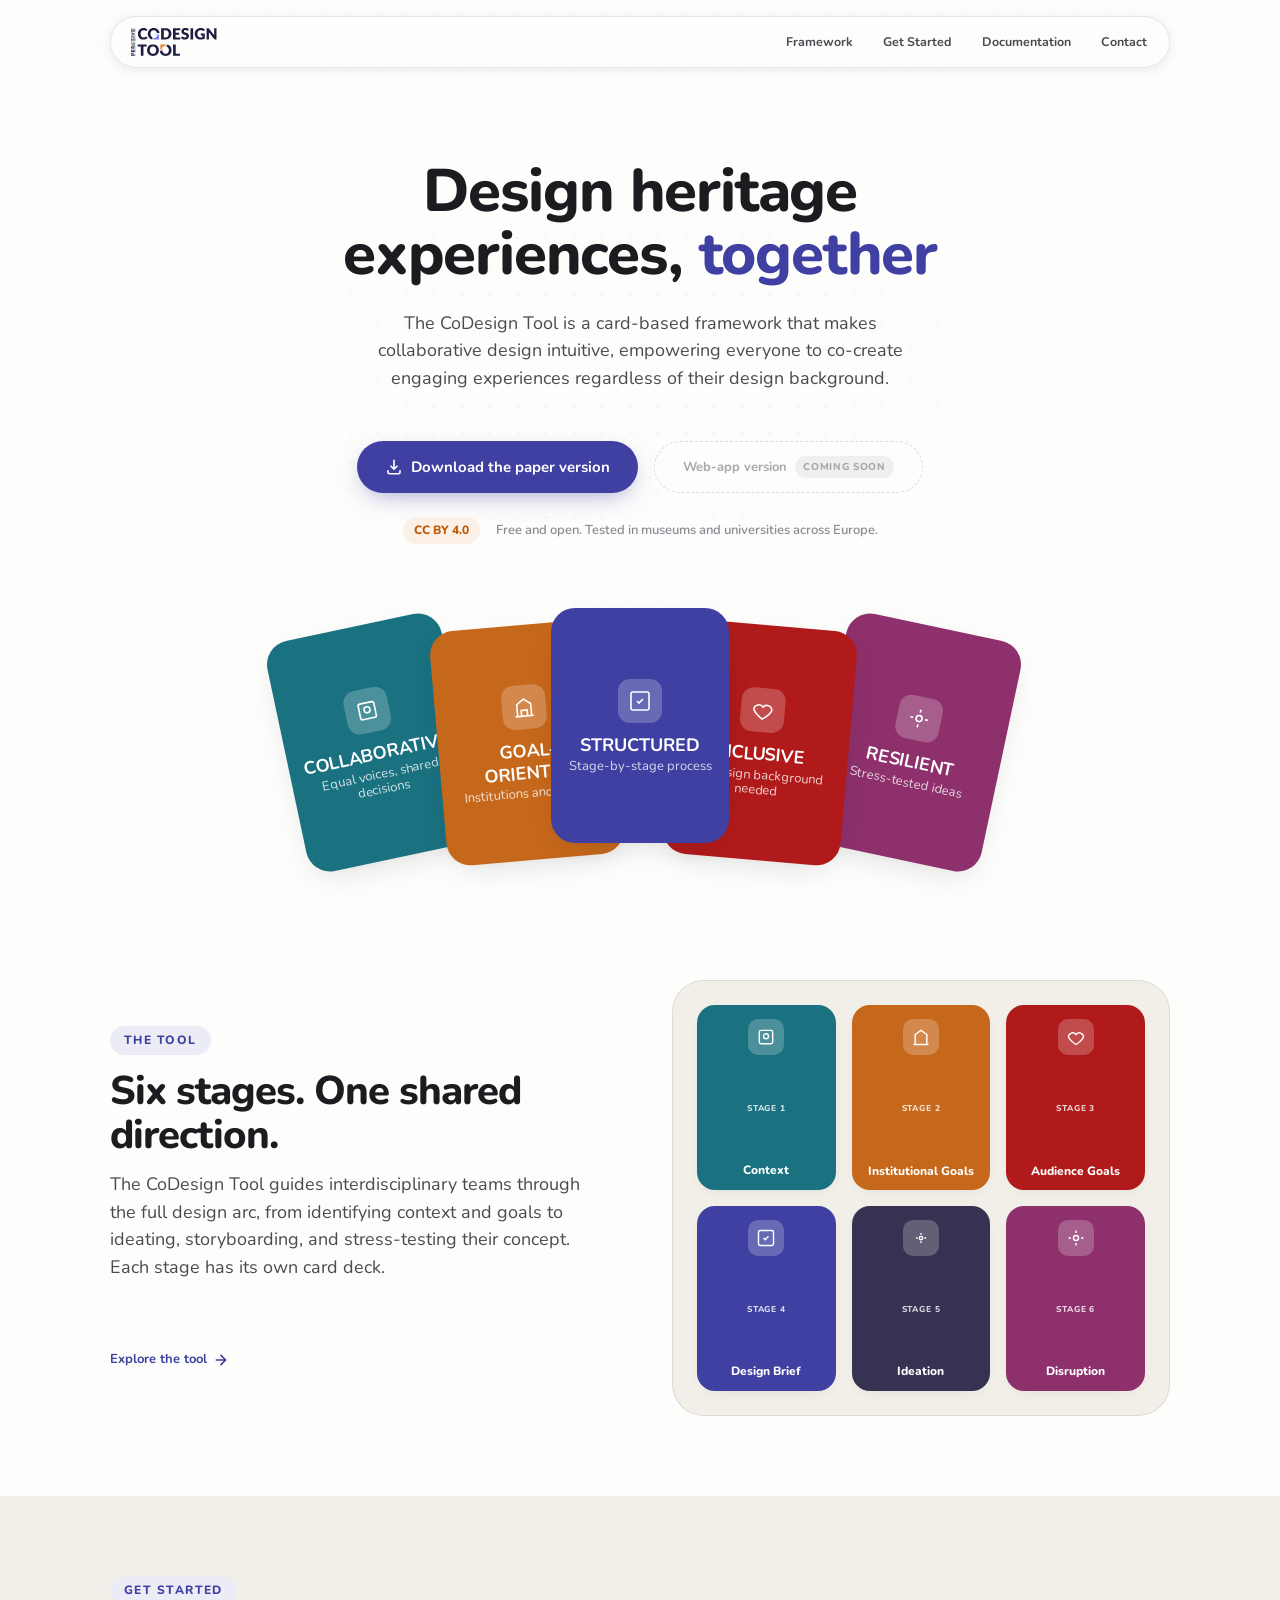
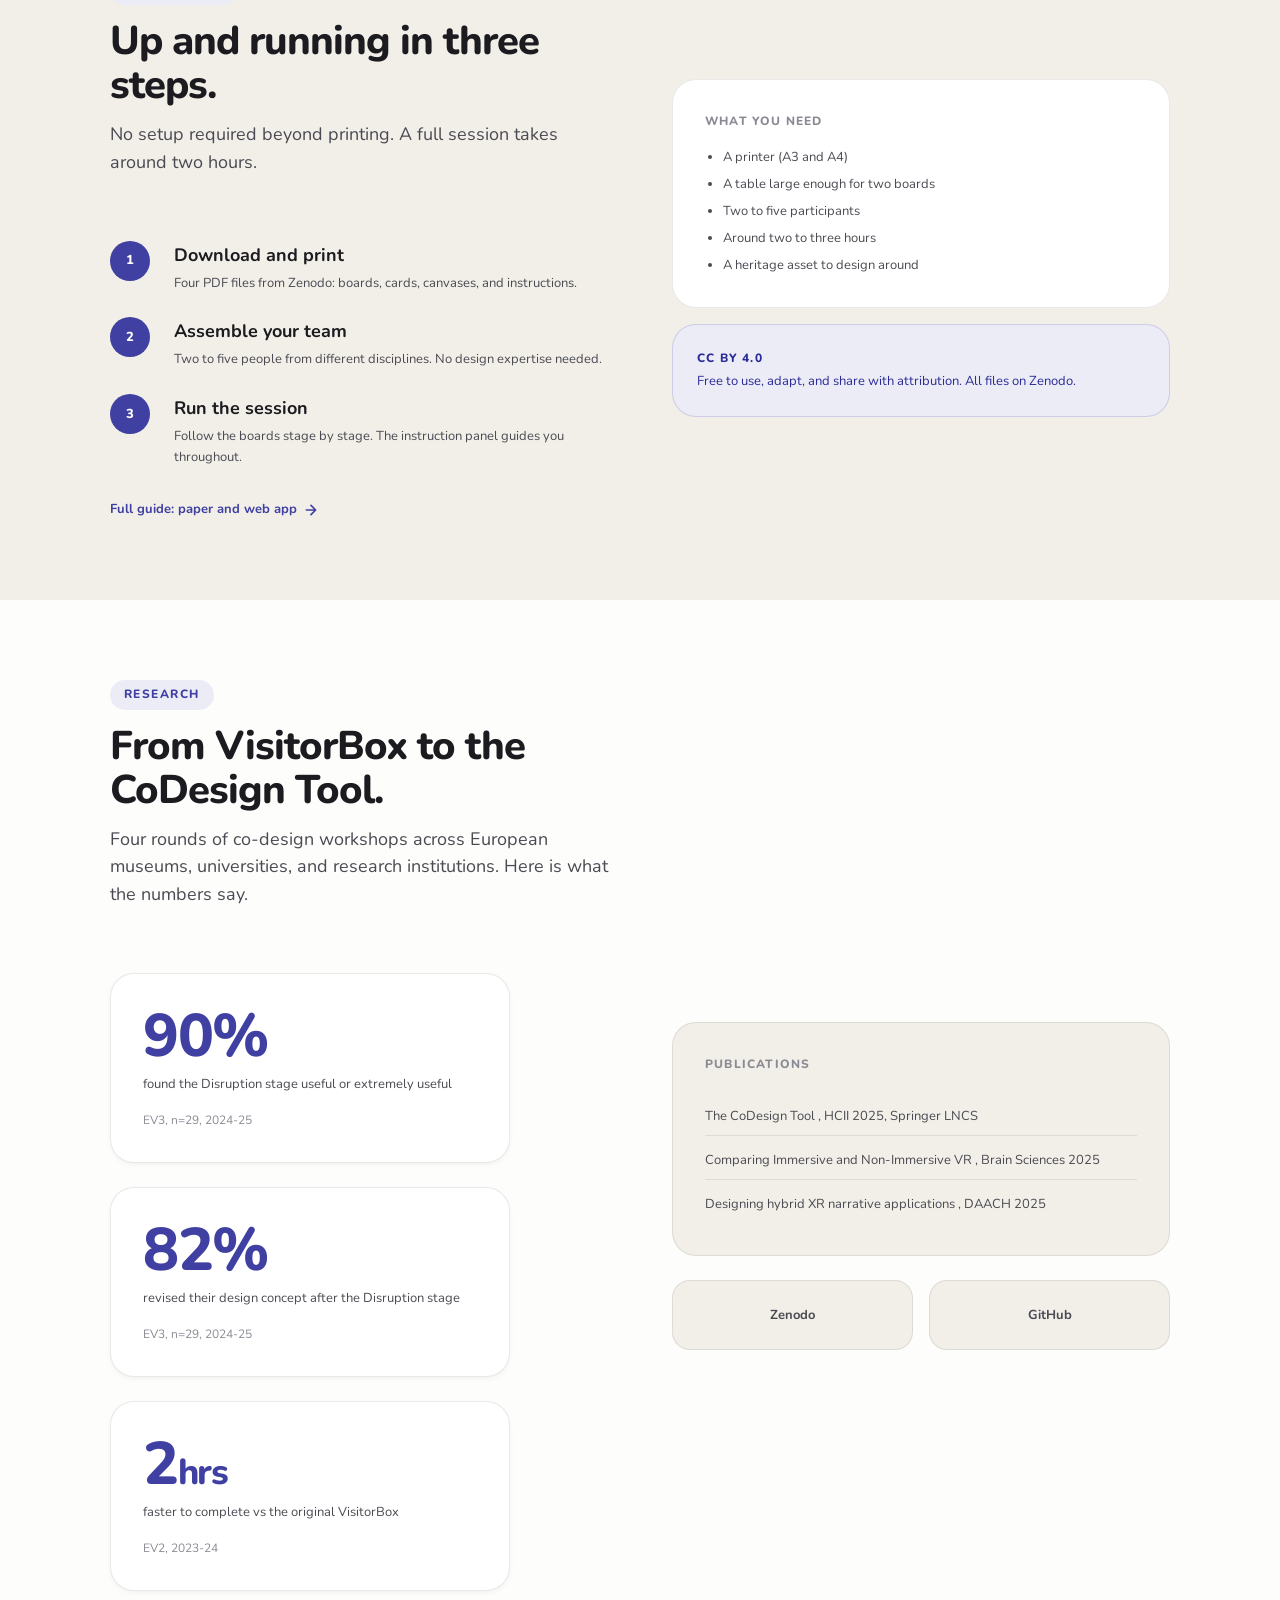
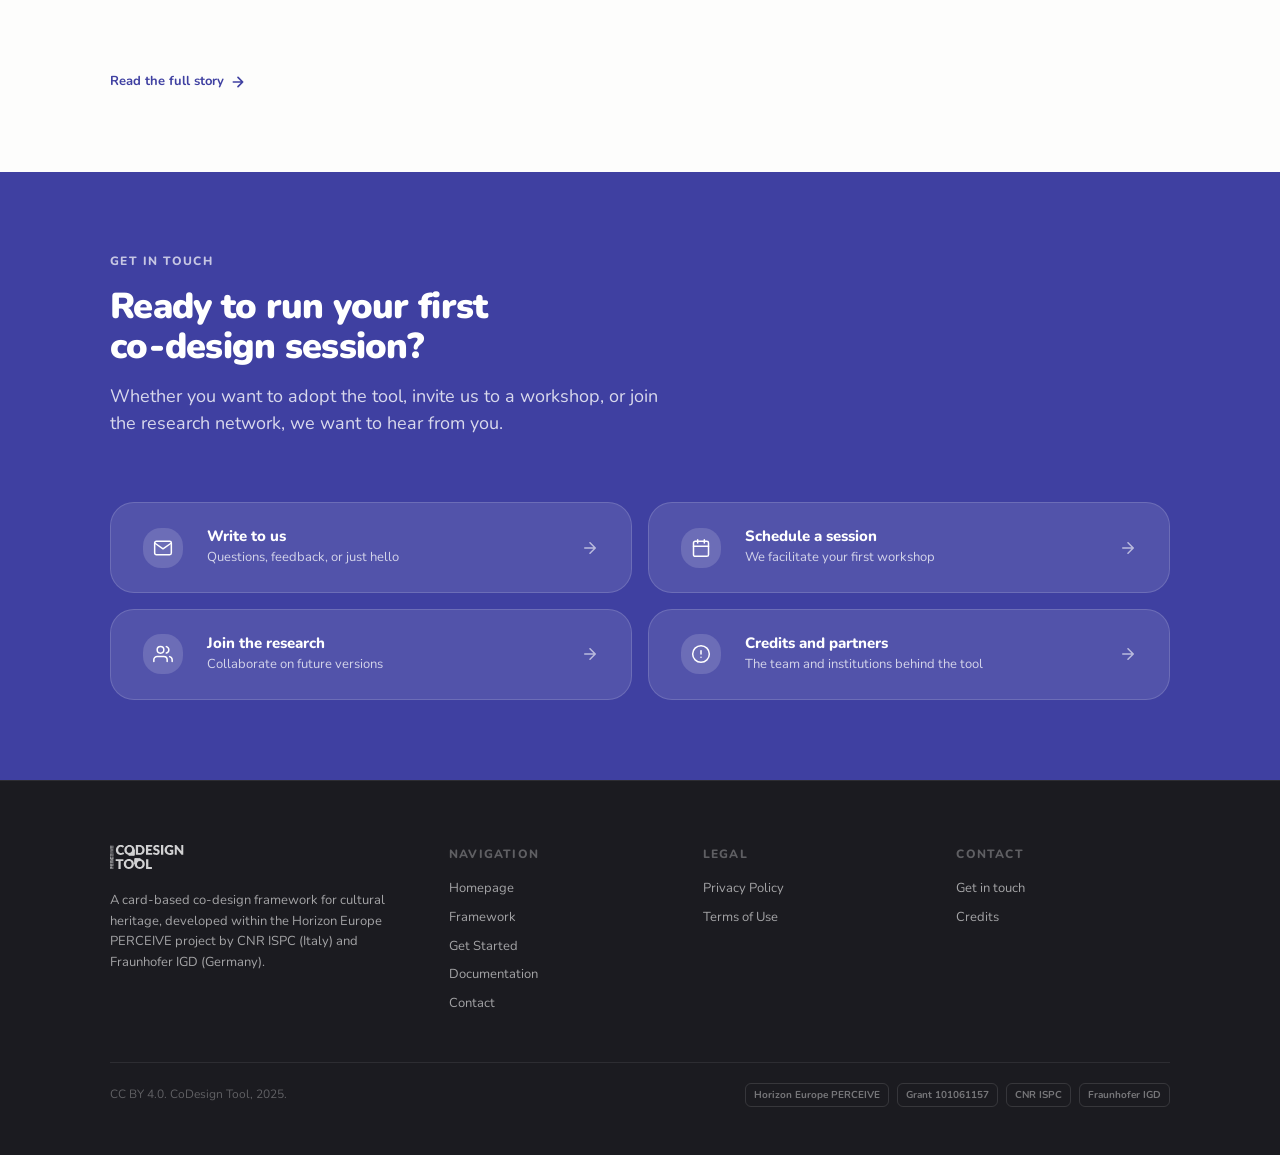
<file: home.html>
﻿<!doctype html>
<html lang="en">
<head>
<meta charset="utf-8">
<meta name="viewport" content="width=device-width, initial-scale=1">
<title>CoDesign Tool , Home v2</title>
<link rel="preconnect" href="https://fonts.googleapis.com">
<link rel="preconnect" href="https://fonts.gstatic.com" crossorigin>
<link href="https://fonts.googleapis.com/css2?family=Nunito:wght@400;600;700;800;900&display=swap" rel="stylesheet">
<link rel="stylesheet" href="style.css">
</head>
<body>

<nav class="nav" id="nav">
  <a href="home.html" class="nav-logo"><svg class="logo-svg logo-desktop" height="40" viewBox="0 0 821 265" fill="none" xmlns="http://www.w3.org/2000/svg" xmlns:xlink="http://www.w3.org/1999/xlink">
<rect y="264.127" width="257.413" height="40.7783" transform="rotate(-90 0 264.127)" fill="url(#pattern0_1145_28409)"/>
<path d="M143.401 80.7421C143.99 80.7421 144.58 80.8649 145.169 81.1105C145.759 81.3069 146.323 81.6753 146.864 82.2155L156.735 92.6029C152.413 98.251 146.986 102.524 140.454 105.421C133.971 108.27 126.285 109.694 117.396 109.694C109.243 109.694 101.925 108.319 95.4421 105.569C89.0082 102.769 83.5321 98.9385 79.0137 94.0763C74.5444 89.165 71.1065 83.3697 68.6999 76.6903C66.2934 69.9618 65.0901 62.6684 65.0901 54.8103C65.0901 46.8049 66.3916 39.4625 68.9946 32.7831C71.5976 26.0545 75.2565 20.2592 79.9714 15.397C84.6863 10.5348 90.3343 6.75306 96.9155 4.05183C103.497 1.35061 110.741 -5.00377e-06 118.648 -5.00377e-06C122.675 -5.00377e-06 126.457 0.368344 129.993 1.10504C133.578 1.79262 136.918 2.77489 140.012 4.05183C143.106 5.27967 145.955 6.77762 148.558 8.54569C151.161 10.3138 153.469 12.2292 155.483 14.2919L147.085 25.5634C146.544 26.251 145.906 26.8895 145.169 27.4788C144.432 28.0191 143.401 28.2892 142.075 28.2892C141.191 28.2892 140.356 28.0927 139.57 27.6998C138.784 27.3069 137.95 26.8404 137.066 26.3001C136.181 25.7108 135.199 25.0968 134.119 24.4584C133.087 23.7708 131.835 23.1569 130.362 22.6166C128.937 22.0273 127.243 21.5361 125.278 21.1432C123.363 20.7503 121.104 20.5539 118.501 20.5539C114.375 20.5539 110.593 21.3151 107.156 22.8376C103.767 24.3601 100.82 26.5948 98.3152 29.5416C95.8595 32.4393 93.9441 36.0245 92.569 40.2974C91.2429 44.5211 90.5799 49.3588 90.5799 54.8103C90.5799 60.311 91.3166 65.1978 92.79 69.4706C94.3125 73.7435 96.3507 77.3533 98.9046 80.3001C101.508 83.1978 104.528 85.4079 107.966 86.9304C111.404 88.4529 115.087 89.2141 119.016 89.2141C121.276 89.2141 123.338 89.1159 125.205 88.9195C127.071 88.6739 128.814 88.3055 130.435 87.8144C132.056 87.2742 133.578 86.5866 135.003 85.7517C136.427 84.8676 137.876 83.7626 139.349 82.4365C139.939 81.9454 140.577 81.5525 141.265 81.2578C141.952 80.914 142.664 80.7421 143.401 80.7421ZM270.507 54.8103C270.507 62.5702 269.156 69.7899 266.455 76.4693C263.803 83.1487 260.046 88.9686 255.184 93.929C250.321 98.8403 244.452 102.696 237.576 105.495C230.75 108.295 223.162 109.694 214.812 109.694C206.463 109.694 198.851 108.295 191.975 105.495C185.099 102.696 179.205 98.8403 174.294 93.929C169.432 88.9686 165.65 83.1487 162.949 76.4693C160.297 69.7899 158.971 62.5702 158.971 54.8103C158.971 47.0504 160.297 39.8308 162.949 33.1514C165.65 26.472 169.432 20.6767 174.294 15.7653C179.205 10.854 185.099 6.99863 191.975 4.19918C198.851 1.39972 206.463 -5.00377e-06 214.812 -5.00377e-06C223.162 -5.00377e-06 230.75 1.42428 237.576 4.27284C244.452 7.0723 250.321 10.9277 255.184 15.839C260.046 20.7503 263.803 26.5457 266.455 33.2251C269.156 39.9045 270.507 47.0996 270.507 54.8103ZM245.017 54.8103C245.017 49.5061 244.33 44.7421 242.954 40.5184C241.579 36.2455 239.59 32.6357 236.987 29.6889C234.433 26.7421 231.29 24.4829 227.557 22.9113C223.825 21.3397 219.576 20.5539 214.812 20.5539C209.999 20.5539 205.702 21.3397 201.92 22.9113C198.188 24.4829 195.02 26.7421 192.417 29.6889C189.863 32.6357 187.898 36.2455 186.523 40.5184C185.148 44.7421 184.461 49.5061 184.461 54.8103C184.461 60.1637 185.148 64.9768 186.523 69.2496C187.898 73.4734 189.863 77.0586 192.417 80.0054C195.02 82.9522 198.188 85.2114 201.92 86.783C205.702 88.3055 209.999 89.0668 214.812 89.0668C219.576 89.0668 223.825 88.3055 227.557 86.783C231.29 85.2114 234.433 82.9522 236.987 80.0054C239.59 77.0586 241.579 73.4734 242.954 69.2496C244.33 64.9768 245.017 60.1637 245.017 54.8103ZM382.552 54.8103C382.552 62.5702 381.201 69.7407 378.5 76.3219C375.848 82.854 372.091 88.5265 367.228 93.3396C362.366 98.1036 356.497 101.836 349.621 104.537C342.795 107.19 335.207 108.516 326.857 108.516H285.16V1.17871H326.857C335.207 1.17871 342.795 2.52933 349.621 5.23055C356.497 7.93177 362.366 11.6644 367.228 16.4284C372.091 21.1923 375.848 26.8649 378.5 33.4461C381.201 39.9781 382.552 47.0996 382.552 54.8103ZM357.062 54.8103C357.062 49.5061 356.374 44.7176 354.999 40.4447C353.624 36.1719 351.635 32.562 349.032 29.6153C346.478 26.6193 343.335 24.3356 339.602 22.764C335.87 21.1432 331.621 20.3329 326.857 20.3329H310.208V89.3615H326.857C331.621 89.3615 335.87 88.5757 339.602 87.004C343.335 85.3833 346.478 83.0995 349.032 80.1527C351.635 77.1568 353.624 73.5225 354.999 69.2496C356.374 64.9768 357.062 60.1637 357.062 54.8103ZM422.295 20.3329V45.3806H456.036V63.798H422.295V89.3615H466.35V108.516H397.248V1.17871L466.35 1.17871V20.3329H422.295ZM541.013 22.985C540.276 24.1637 539.491 25.0477 538.656 25.6371C537.87 26.2264 536.839 26.5211 535.562 26.5211C534.432 26.5211 533.204 26.1773 531.878 25.4897C530.601 24.753 529.128 23.9427 527.458 23.0586C525.837 22.1746 523.971 21.3888 521.859 20.7012C519.747 19.9645 517.341 19.5962 514.639 19.5962C509.974 19.5962 506.487 20.603 504.178 22.6166C501.919 24.5812 500.789 27.2578 500.789 30.6466C500.789 32.8076 501.477 34.6003 502.852 36.0245C504.227 37.4488 506.02 38.6766 508.23 39.708C510.489 40.7394 513.043 41.6971 515.892 42.5811C518.789 43.4161 521.736 44.3738 524.732 45.4543C527.728 46.4856 530.65 47.7135 533.499 49.1378C536.397 50.562 538.95 52.3792 541.161 54.5893C543.42 56.7994 545.237 59.5006 546.612 62.693C547.987 65.8362 548.675 69.6425 548.675 74.1118C548.675 79.0723 547.815 83.7135 546.096 88.0354C544.377 92.3574 541.873 96.1391 538.582 99.3806C535.341 102.573 531.313 105.102 526.5 106.969C521.736 108.786 516.309 109.694 510.219 109.694C506.879 109.694 503.466 109.351 499.979 108.663C496.541 107.975 493.201 107.018 489.96 105.79C486.719 104.513 483.674 103.015 480.825 101.296C477.976 99.577 475.496 97.6616 473.384 95.5497L480.751 83.9099C481.341 83.075 482.102 82.3874 483.035 81.8472C484.017 81.2578 485.073 80.9631 486.203 80.9631C487.676 80.9631 489.15 81.4297 490.623 82.3628C492.146 83.296 493.84 84.3274 495.706 85.457C497.622 86.5866 499.807 87.618 502.263 88.5511C504.719 89.4843 507.616 89.9508 510.956 89.9508C515.474 89.9508 518.986 88.9686 521.491 87.004C523.995 84.9904 525.248 81.8226 525.248 77.5006C525.248 74.9959 524.56 72.9577 523.185 71.386C521.81 69.8144 519.993 68.5129 517.734 67.4815C515.523 66.4502 512.994 65.5416 510.146 64.7558C507.297 63.9699 504.375 63.1105 501.379 62.1773C498.383 61.195 495.461 60.0163 492.612 58.6412C489.764 57.2169 487.21 55.3751 484.95 53.1159C482.74 50.8076 480.948 47.959 479.573 44.5702C478.197 41.1323 477.51 36.9086 477.51 31.899C477.51 27.8717 478.32 23.9427 479.941 20.1119C481.562 16.281 483.944 12.8677 487.087 9.87175C490.23 6.87584 494.086 4.49385 498.653 2.72577C503.221 0.908588 508.451 -5.00377e-06 514.345 -5.00377e-06C517.635 -5.00377e-06 520.828 0.270119 523.922 0.810366C527.065 1.3015 530.036 2.06275 532.836 3.09412C535.635 4.07639 538.238 5.27967 540.645 6.70394C543.1 8.07911 545.286 9.65074 547.201 11.4188L541.013 22.985ZM588.34 108.516H563.293V1.17871H588.34V108.516ZM660.617 52.8949H698.778V98.2019C693.278 102.229 687.409 105.151 681.171 106.969C674.983 108.786 668.5 109.694 661.722 109.694C652.882 109.694 644.827 108.319 637.559 105.569C630.339 102.769 624.151 98.9385 618.994 94.0763C613.837 89.165 609.859 83.3697 607.059 76.6903C604.26 69.9618 602.86 62.6684 602.86 54.8103C602.86 46.8049 604.186 39.4625 606.838 32.7831C609.49 26.0545 613.272 20.2592 618.183 15.397C623.144 10.5348 629.111 6.75306 636.085 4.05183C643.108 1.35061 650.942 -5.00377e-06 659.586 -5.00377e-06C664.055 -5.00377e-06 668.254 0.368344 672.183 1.10504C676.112 1.84174 679.722 2.84856 683.013 4.1255C686.353 5.40245 689.398 6.92496 692.148 8.69303C694.898 10.4611 697.354 12.3765 699.515 14.4393L692.295 25.4161C691.166 27.135 689.692 28.191 687.875 28.5839C686.107 28.9768 684.192 28.5348 682.129 27.2578C680.164 26.0791 678.298 25.0723 676.53 24.2374C674.811 23.3533 673.043 22.6412 671.226 22.1009C669.409 21.5607 667.493 21.1678 665.479 20.9222C663.466 20.6767 661.207 20.5539 658.702 20.5539C654.036 20.5539 649.837 21.3888 646.104 23.0586C642.372 24.6794 639.179 26.9877 636.527 29.9836C633.924 32.9795 631.911 36.5893 630.486 40.8131C629.062 44.9877 628.35 49.6534 628.35 54.8103C628.35 60.5075 629.136 65.5661 630.707 69.9863C632.279 74.4065 634.489 78.1391 637.338 81.1841C640.235 84.2291 643.673 86.562 647.651 88.1828C651.679 89.7544 656.123 90.5402 660.986 90.5402C663.982 90.5402 666.683 90.2455 669.089 89.6562C671.545 89.0668 673.927 88.281 676.235 87.2987V71.0177H665.627C664.055 71.0177 662.827 70.6002 661.943 69.7653C661.059 68.9304 660.617 67.8744 660.617 66.5975V52.8949ZM809.232 1.17871V108.516H796.266C794.351 108.516 792.73 108.221 791.404 107.632C790.127 106.993 788.85 105.913 787.573 104.39L736.962 40.371C737.159 42.2865 737.281 44.1528 737.331 45.97C737.429 47.738 737.478 49.4079 737.478 50.9795V108.516H715.524V1.17871H728.638C729.718 1.17871 730.627 1.22783 731.363 1.32605C732.1 1.42428 732.763 1.62073 733.352 1.91541C733.942 2.16098 734.507 2.52933 735.047 3.02046C735.587 3.51159 736.201 4.17462 736.889 5.00954L787.942 69.4706C787.696 67.4079 787.524 65.4188 787.426 63.5034C787.328 61.5388 787.279 59.6971 787.279 57.9781V1.17871H809.232Z" fill="#201C3F"/>
<path d="M148.189 176.063H117.984V263.656H93.0837V176.063H62.879V156.319H148.189V176.063ZM263.743 209.951C263.743 217.711 262.393 224.93 259.691 231.61C257.039 238.289 253.282 244.109 248.42 249.07C243.558 253.981 237.689 257.836 230.813 260.636C223.986 263.435 216.398 264.835 208.049 264.835C199.7 264.835 192.087 263.435 185.211 260.636C178.335 257.836 172.442 253.981 167.53 249.07C162.668 244.109 158.887 238.289 156.185 231.61C153.533 224.93 152.207 217.711 152.207 209.951C152.207 202.191 153.533 194.971 156.185 188.292C158.887 181.613 162.668 175.817 167.53 170.906C172.442 165.995 178.335 162.139 185.211 159.34C192.087 156.54 199.7 155.141 208.049 155.141C216.398 155.141 223.986 156.565 230.813 159.413C237.689 162.213 243.558 166.068 248.42 170.98C253.282 175.891 257.039 181.686 259.691 188.366C262.393 195.045 263.743 202.24 263.743 209.951ZM238.253 209.951C238.253 204.647 237.566 199.883 236.191 195.659C234.816 191.386 232.826 187.776 230.223 184.83C227.67 181.883 224.526 179.624 220.794 178.052C217.061 176.48 212.813 175.694 208.049 175.694C203.236 175.694 198.938 176.48 195.157 178.052C191.424 179.624 188.256 181.883 185.653 184.83C183.099 187.776 181.135 191.386 179.76 195.659C178.384 199.883 177.697 204.647 177.697 209.951C177.697 215.304 178.384 220.117 179.76 224.39C181.135 228.614 183.099 232.199 185.653 235.146C188.256 238.093 191.424 240.352 195.157 241.924C198.938 243.446 203.236 244.207 208.049 244.207C212.813 244.207 217.061 243.446 220.794 241.924C224.526 240.352 227.67 238.093 230.223 235.146C232.826 232.199 234.816 228.614 236.191 224.39C237.566 220.117 238.253 215.304 238.253 209.951ZM383.744 209.951C383.744 217.711 382.394 224.93 379.693 231.61C377.04 238.289 373.283 244.109 368.421 249.07C363.559 253.981 357.69 257.836 350.814 260.636C343.987 263.435 336.399 264.835 328.05 264.835C319.701 264.835 312.088 263.435 305.212 260.636C298.337 257.836 292.443 253.981 287.532 249.07C282.669 244.109 278.888 238.289 276.187 231.61C273.534 224.93 272.208 217.711 272.208 209.951C272.208 202.191 273.534 194.971 276.187 188.292C278.888 181.613 282.669 175.817 287.532 170.906C292.443 165.995 298.337 162.139 305.212 159.34C312.088 156.54 319.701 155.141 328.05 155.141C336.399 155.141 343.987 156.565 350.814 159.413C357.69 162.213 363.559 166.068 368.421 170.98C373.283 175.891 377.04 181.686 379.693 188.366C382.394 195.045 383.744 202.24 383.744 209.951ZM358.255 209.951C358.255 204.647 357.567 199.883 356.192 195.659C354.817 191.386 352.828 187.776 350.225 184.83C347.671 181.883 344.528 179.624 340.795 178.052C337.062 176.48 332.814 175.694 328.05 175.694C323.237 175.694 318.94 176.48 315.158 178.052C311.425 179.624 308.257 181.883 305.654 184.83C303.101 187.776 301.136 191.386 299.761 195.659C298.386 199.883 297.698 204.647 297.698 209.951C297.698 215.304 298.386 220.117 299.761 224.39C301.136 228.614 303.101 232.199 305.654 235.146C308.257 238.093 311.425 240.352 315.158 241.924C318.94 243.446 323.237 244.207 328.05 244.207C332.814 244.207 337.062 243.446 340.795 241.924C344.528 240.352 347.671 238.093 350.225 235.146C352.828 232.199 354.817 228.614 356.192 224.39C357.567 220.117 358.255 215.304 358.255 209.951ZM463.08 243.765V263.656H398.398V156.319H423.298V243.765H463.08Z" fill="#201C3F"/>
<path d="M269.369 53.5159L268.424 114.011L207.928 113.067L208.258 91.9549L213.458 92.0361C222.524 92.1777 231.275 88.7119 237.786 82.4012C241.01 79.2765 243.587 75.5471 245.369 71.4265C247.152 67.306 248.106 62.8748 248.176 58.3857L248.257 53.1862L269.369 53.5159Z" fill="#7172FF" stroke="white" stroke-width="10.4004"/>
<path d="M271.989 210.041L273.836 149.567L334.311 151.414L333.666 172.518L328.468 172.359C319.405 172.082 310.603 175.417 303.999 181.63C300.729 184.707 298.097 188.397 296.253 192.491C294.409 196.584 293.389 201.001 293.252 205.488L293.093 210.686L271.989 210.041Z" fill="#E28428" stroke="white" stroke-width="10.4004"/>
<defs>
<pattern id="pattern0_1145_28409" patternContentUnits="objectBoundingBox" width="1" height="1">
<use xlink:href="#image0_1145_28409" transform="matrix(0.00122234 0 0 0.00771605 -0.0679621 -0.25)"/>
</pattern>
<image id="image0_1145_28409" width="925" height="270" preserveAspectRatio="none" xlink:href="[data-uri]"/>
</defs>
</svg>

  <svg class="nav-icon logo-mobile" height="32" width="32" viewBox="0 0 2901 2828" fill="none" xmlns="http://www.w3.org/2000/svg">
<path d="M2770.9 1311.86C2770.9 1497.59 2738.57 1670.39 2673.92 1830.25C2610.44 1990.12 2520.51 2129.42 2404.14 2248.15C2287.77 2365.7 2147.29 2457.97 1982.72 2524.98C1819.33 2591.98 1637.71 2625.48 1437.88 2625.48C1238.04 2625.48 1055.84 2591.98 891.27 2524.98C726.7 2457.97 585.64 2365.7 468.089 2248.15C351.715 2129.42 261.201 1990.12 196.549 1830.25C133.072 1670.39 101.333 1497.59 101.333 1311.86C101.333 1126.13 133.072 953.331 196.549 793.463C261.201 633.594 351.715 494.885 468.089 377.335C585.64 259.785 726.7 167.508 891.27 100.505C1055.84 33.501 1238.04 -0.000862954 1437.88 -0.000862954C1637.71 -0.000862954 1819.33 34.0887 1982.72 102.268C2147.29 169.271 2287.77 261.548 2404.14 379.098C2520.51 496.648 2610.44 635.358 2673.92 795.226C2738.57 955.094 2770.9 1127.3 2770.9 1311.86ZM2160.81 1311.86C2160.81 1184.9 2144.35 1070.88 2111.44 969.788C2078.53 867.519 2030.92 781.12 1968.62 710.59C1907.49 640.06 1832.26 585.987 1742.92 548.371C1653.58 510.755 1551.9 491.947 1437.88 491.947C1322.68 491.947 1219.82 510.755 1129.31 548.371C1039.97 585.987 964.151 640.06 901.85 710.59C840.723 781.12 793.703 867.519 760.789 969.788C727.875 1070.88 711.418 1184.9 711.418 1311.86C711.418 1439.99 727.875 1555.19 760.789 1657.46C793.703 1758.55 840.723 1844.36 901.85 1914.89C964.151 1985.42 1039.97 2039.49 1129.31 2077.11C1219.82 2113.55 1322.68 2131.77 1437.88 2131.77C1551.9 2131.77 1653.58 2113.55 1742.92 2077.11C1832.26 2039.49 1907.49 1985.42 1968.62 1914.89C2030.92 1844.36 2078.53 1758.55 2111.44 1657.46C2144.35 1555.19 2160.81 1439.99 2160.81 1311.86Z" fill="#201C3F"/>
<path d="M2774.17 1252.77L2751.55 2700.7L1303.62 2678.09L1311.51 2172.79L1435.96 2174.74C1652.96 2178.13 1862.41 2095.17 2018.25 1944.13C2095.41 1869.34 2157.09 1780.09 2199.76 1681.46C2242.43 1582.84 2265.25 1476.78 2266.93 1369.33L2268.87 1244.88L2774.17 1252.77Z" fill="#7172FF" stroke="white" stroke-width="248.93"/>
</svg>

  </a><div class="nav-links" id="nav-links">
    <div class="nav-pill" id="nav-pill"></div>
    <a href="framework.html">Framework</a>
    <a href="get-started.html">Get Started</a>
    <a href="documentation.html">Documentation</a>
    <a href="contact.html">Contact</a>
  </div>
</nav>

<section class="hero" id="home">
  <div class="hero-copy">
    
    <h1>Design heritage experiences, <span class="accent">together</span></h1>
    <p class="lede">The CoDesign Tool is a card-based framework that makes collaborative design intuitive, empowering everyone to co-create engaging experiences regardless of their design background.</p>
    <div class="hero-actions">
      <a class="btn btn-primary" href="https://zenodo.org/records/15632510" target="_blank" rel="noopener">
        <svg class="ico" viewBox="0 0 24 24" fill="none" stroke="currentColor" stroke-width="2.2" stroke-linecap="round" stroke-linejoin="round"><path d="M12 3v12m0 0l-4-4m4 4l4-4"/><path d="M4 17v2a2 2 0 0 0 2 2h12a2 2 0 0 0 2-2v-2"/></svg>
        Download the paper version
      </a>
      <span class="btn btn-ghost">Web-app version <span class="soon-pill">COMING SOON</span></span>
    </div>
    <div class="hero-meta">
      <span class="badge">CC BY 4.0</span>
      <span>Free and open. Tested in museums and universities across Europe.</span>
    </div>
  </div>
  <div class="deck-wrap">
    <div class="gcard c1"><div class="gcard-in"><div class="gcard-face" style="background:var(--s1)"><div class="card-top"><svg viewBox="0 0 24 24"><rect x="4" y="4" width="16" height="16" rx="2"/><circle cx="12" cy="11" r="3"/></svg></div><div class="card-bottom"><div class="card-kw">Collaborative<small>Equal voices, shared decisions</small></div></div></div></div></div>
    <div class="gcard c2"><div class="gcard-in"><div class="gcard-face" style="background:var(--s2)"><div class="card-top"><svg viewBox="0 0 24 24"><path d="M3 21h18M5 21V9l7-5 7 5v12"/><path d="M9 21v-6h6v6"/></svg></div><div class="card-bottom"><div class="card-kw">Goal-oriented<small>Institutions and visitors</small></div></div></div></div></div>
    <div class="gcard c3"><div class="gcard-in"><div class="gcard-face" style="background:var(--s4)"><div class="card-top"><svg viewBox="0 0 24 24"><path d="M9 12l2 2 4-4"/><rect x="3" y="3" width="18" height="18" rx="2"/></svg></div><div class="card-bottom"><div class="card-kw">Structured<small>Stage-by-stage process</small></div></div></div></div></div>
    <div class="gcard c4"><div class="gcard-in"><div class="gcard-face" style="background:var(--s3)"><div class="card-top"><svg viewBox="0 0 24 24"><path d="M12 21s-7-4.5-9-9a5 5 0 0 1 9-3 5 5 0 0 1 9 3c-2 4.5-9 9-9 9z"/></svg></div><div class="card-bottom"><div class="card-kw">Inclusive<small>No design background needed</small></div></div></div></div></div>
    <div class="gcard c5"><div class="gcard-in"><div class="gcard-face" style="background:var(--s6)"><div class="card-top"><svg viewBox="0 0 24 24"><circle cx="12" cy="12" r="3"/><path d="M12 3v3M12 18v3M3 12h3M18 12h3"/></svg></div><div class="card-bottom"><div class="card-kw">Resilient<small>Stress-tested ideas</small></div></div></div></div></div>
  </div>
</section>

<!-- S1: THE TOOL -->
<section class="section" id="the-tool">
  <div class="section-inner">
    <div class="two-col">
      <div>
        <span class="section-eyebrow reveal">The tool</span>
        <h2 class="section-title reveal reveal-delay-1">Six stages. One shared direction.</h2>
        <p class="section-lede reveal reveal-delay-2">The CoDesign Tool guides interdisciplinary teams through the full design arc, from identifying context and goals to ideating, storyboarding, and stress-testing their concept. Each stage has its own card deck.</p>
        <a class="section-link reveal reveal-delay-3" href="/the-tool">Explore the tool <svg viewBox="0 0 24 24" fill="none" stroke="currentColor" stroke-width="2.5" stroke-linecap="round" stroke-linejoin="round"><path d="M5 12h14M12 5l7 7-7 7"/></svg></a>
      </div>
      <div class="canvas-grid reveal reveal-delay-1">
        <div class="slot filled" style="background:var(--s1)"><div class="slot-icon"><svg viewBox="0 0 24 24"><rect x="4" y="4" width="16" height="16" rx="2"/><circle cx="12" cy="11" r="3"/></svg></div><div class="slot-cat">Stage 1</div><div class="slot-title">Context</div></div>
        <div class="slot filled" style="background:var(--s2)"><div class="slot-icon"><svg viewBox="0 0 24 24"><path d="M3 21h18M5 21V9l7-5 7 5v12"/></svg></div><div class="slot-cat">Stage 2</div><div class="slot-title">Institutional Goals</div></div>
        <div class="slot filled" style="background:var(--s3)"><div class="slot-icon"><svg viewBox="0 0 24 24"><path d="M12 21s-7-4.5-9-9a5 5 0 0 1 9-3 5 5 0 0 1 9 3c-2 4.5-9 9-9 9z"/></svg></div><div class="slot-cat">Stage 3</div><div class="slot-title">Audience Goals</div></div>
        <div class="slot filled" style="background:var(--s4)"><div class="slot-icon"><svg viewBox="0 0 24 24"><path d="M9 12l2 2 4-4"/><rect x="3" y="3" width="18" height="18" rx="2"/></svg></div><div class="slot-cat">Stage 4</div><div class="slot-title">Design Brief</div></div>
        <div class="slot filled" style="background:var(--s5)"><div class="slot-icon"><svg viewBox="0 0 24 24"><circle cx="12" cy="12" r="2"/><path d="M12 8v-2M12 18v-2M8 12H6M18 12h-2"/></svg></div><div class="slot-cat">Stage 5</div><div class="slot-title">Ideation</div></div>
        <div class="slot filled" style="background:var(--s6)"><div class="slot-icon"><svg viewBox="0 0 24 24"><circle cx="12" cy="12" r="3"/><path d="M12 3v3M12 18v3M3 12h3M18 12h3"/></svg></div><div class="slot-cat">Stage 6</div><div class="slot-title">Disruption</div></div>
      </div>
    </div>
  </div>
</section>

<!-- S2: GET STARTED -->
<section class="section alt" id="get-started">
  <div class="section-inner">
    <div class="two-col">
      <div>
        <span class="section-eyebrow reveal">Get started</span>
        <h2 class="section-title reveal reveal-delay-1">Up and running in three steps.</h2>
        <p class="section-lede reveal reveal-delay-2">No setup required beyond printing. A full session takes around two hours.</p>
        <div class="steps">
          <div class="step reveal reveal-delay-1"><div class="step-n">1</div><div><h3>Download and print</h3><p>Four PDF files from Zenodo: boards, cards, canvases, and instructions.</p></div></div>
          <div class="step reveal reveal-delay-2"><div class="step-n">2</div><div><h3>Assemble your team</h3><p>Two to five people from different disciplines. No design expertise needed.</p></div></div>
          <div class="step reveal reveal-delay-3"><div class="step-n">3</div><div><h3>Run the session</h3><p>Follow the boards stage by stage. The instruction panel guides you throughout.</p></div></div>
        </div>
        <a class="section-link reveal" style="margin-top:var(--sp-4);display:inline-flex" href="get-started.html">Full guide: paper and web app <svg viewBox="0 0 24 24" fill="none" stroke="currentColor" stroke-width="2.5" stroke-linecap="round" stroke-linejoin="round"><path d="M5 12h14M12 5l7 7-7 7"/></svg></a>
      </div>
      <div class="reveal reveal-delay-2" style="display:flex;flex-direction:column;gap:var(--sp-2)">
        <div style="background:var(--surface);border:1px solid var(--hair);border-radius:var(--r-lg);padding:var(--sp-4)">
          <p style="font-size:var(--t-xs);font-weight:800;text-transform:uppercase;letter-spacing:.1em;color:var(--muted);margin-bottom:var(--sp-2)">What you need</p>
          <ul style="font-size:var(--t-sm);color:var(--ink-soft);padding-left:18px;display:flex;flex-direction:column;gap:6px">
            <li>A printer (A3 and A4)</li>
            <li>A table large enough for two boards</li>
            <li>Two to five participants</li>
            <li>Around two to three hours</li>
            <li>A heritage asset to design around</li>
          </ul>
        </div>
        <div style="background:var(--brand-l);border:1px solid rgba(63,64,161,.18);border-radius:var(--r-lg);padding:var(--sp-3)">
          <p style="font-size:var(--t-xs);font-weight:800;text-transform:uppercase;letter-spacing:.1em;color:var(--brand-d);margin-bottom:4px">CC BY 4.0</p>
          <p style="font-size:var(--t-sm);color:var(--brand-d);line-height:1.5">Free to use, adapt, and share with attribution. All files on Zenodo.</p>
        </div>
      </div>
    </div>
  </div>
</section>

<!-- S3: DOCUMENTATION -->
<section class="section" id="documentation">
  <div class="section-inner">
    <div class="two-col">
      <div>
        <span class="section-eyebrow reveal">Research</span>
        <h2 class="section-title reveal reveal-delay-1">From VisitorBox to the CoDesign Tool.</h2>
        <p class="section-lede reveal reveal-delay-2">Four rounds of co-design workshops across European museums, universities, and research institutions. Here is what the numbers say.</p>
        <div class="stats-grid" style="grid-template-columns:1fr;max-width:400px">
          <div class="stat-card reveal"><div class="stat-num" data-target="90"><span>0</span>%</div><div class="stat-label">found the Disruption stage useful or extremely useful</div><div class="stat-source">EV3, n=29, 2024-25</div></div>
          <div class="stat-card reveal reveal-delay-1"><div class="stat-num" data-target="86"><span>0</span>%</div><div class="stat-label">revised their design concept after the Disruption stage</div><div class="stat-source">EV3, n=29, 2024-25</div></div>
          <div class="stat-card reveal reveal-delay-2"><div class="stat-num" data-target="2"><span>0</span><span class="unit">hrs</span></div><div class="stat-label">faster to complete vs the original VisitorBox</div><div class="stat-source">EV2, 2023-24</div></div>
        </div>
        <a class="section-link reveal" style="margin-top:var(--sp-4);display:inline-flex" href="documentation.html">Read the full story <svg viewBox="0 0 24 24" fill="none" stroke="currentColor" stroke-width="2.5" stroke-linecap="round" stroke-linejoin="round"><path d="M5 12h14M12 5l7 7-7 7"/></svg></a>
      </div>
      <div class="reveal reveal-delay-2" style="display:flex;flex-direction:column;gap:var(--sp-3)">
        <div style="background:var(--panel);border:1px solid var(--hair);border-radius:var(--r-lg);padding:var(--sp-4)">
          <p style="font-size:var(--t-xs);font-weight:800;text-transform:uppercase;letter-spacing:.1em;color:var(--muted);margin-bottom:var(--sp-3)">Publications</p>
          <ul style="font-size:var(--t-sm);color:var(--ink-soft);padding-left:18px;display:flex;flex-direction:column;gap:6px;list-style:none;padding-left:0">
            <li style="padding:8px 0;border-bottom:1px solid var(--hair)">The CoDesign Tool , HCII 2025, Springer LNCS</li>
            <li style="padding:8px 0;border-bottom:1px solid var(--hair)">Comparing Immersive and Non-Immersive VR , Brain Sciences 2025</li>
            <li style="padding:8px 0">Designing hybrid XR narrative applications , DAACH 2025</li>
          </ul>
        </div>
        <div style="display:flex;gap:var(--sp-2)">
          <a href="https://zenodo.org/records/15632510" target="_blank" rel="noopener" style="flex:1;background:var(--panel);border:1px solid var(--hair);border-radius:var(--r-md);padding:var(--sp-3);text-align:center;font-size:var(--t-sm);font-weight:700;color:var(--ink-soft);transition:background var(--dur-fast)">Zenodo</a>
          <a href="https://github.com/perceive-horizon" target="_blank" rel="noopener" style="flex:1;background:var(--panel);border:1px solid var(--hair);border-radius:var(--r-md);padding:var(--sp-3);text-align:center;font-size:var(--t-sm);font-weight:700;color:var(--ink-soft);transition:background var(--dur-fast)">GitHub</a>
        </div>
      </div>
    </div>
  </div>
</section>

<section class="section" id="contact-section" style="background:var(--brand);color:#fff">
  <div class="section-inner">
    <p style="font-size:var(--t-xs);font-weight:800;letter-spacing:.12em;text-transform:uppercase;opacity:.7;margin-bottom:var(--sp-2)">Get in touch</p>
    <h2 style="font-size:var(--t-36);font-weight:900;letter-spacing:-.02em;line-height:1.1;margin-bottom:var(--sp-2);max-width:18ch">Ready to run your first co-design session?</h2>
    <p style="font-size:var(--t-18);opacity:.8;font-weight:400;max-width:52ch;margin-bottom:var(--sp-8);line-height:1.55">Whether you want to adopt the tool, invite us to a workshop, or join the research network, we want to hear from you.</p>
    <div class="contact-cards">
      <a class="contact-card" href="#contact">
        <div class="cc-icon"><svg viewBox="0 0 24 24" fill="none" stroke="currentColor" stroke-width="1.8" stroke-linecap="round" stroke-linejoin="round"><path d="M4 4h16c1.1 0 2 .9 2 2v12c0 1.1-.9 2-2 2H4c-1.1 0-2-.9-2-2V6c0-1.1.9-2 2-2z"/><polyline points="22,6 12,13 2,6"/></svg></div>
        <div class="cc-body"><b>Write to us</b><span>Questions, feedback, or just hello</span></div>
        <svg class="cc-arrow" viewBox="0 0 24 24" fill="none" stroke="currentColor" stroke-width="2" stroke-linecap="round" stroke-linejoin="round"><path d="M5 12h14M12 5l7 7-7 7"/></svg>
      </a>
      <a class="contact-card" href="#contact">
        <div class="cc-icon"><svg viewBox="0 0 24 24" fill="none" stroke="currentColor" stroke-width="1.8" stroke-linecap="round" stroke-linejoin="round"><rect x="3" y="4" width="18" height="18" rx="2"/><line x1="16" y1="2" x2="16" y2="6"/><line x1="8" y1="2" x2="8" y2="6"/><line x1="3" y1="10" x2="21" y2="10"/></svg></div>
        <div class="cc-body"><b>Schedule a session</b><span>We facilitate your first workshop</span></div>
        <svg class="cc-arrow" viewBox="0 0 24 24" fill="none" stroke="currentColor" stroke-width="2" stroke-linecap="round" stroke-linejoin="round"><path d="M5 12h14M12 5l7 7-7 7"/></svg>
      </a>
      <a class="contact-card" href="#contact">
        <div class="cc-icon"><svg viewBox="0 0 24 24" fill="none" stroke="currentColor" stroke-width="1.8" stroke-linecap="round" stroke-linejoin="round"><path d="M17 21v-2a4 4 0 0 0-4-4H5a4 4 0 0 0-4 4v2"/><circle cx="9" cy="7" r="4"/><path d="M23 21v-2a4 4 0 0 0-3-3.87"/><path d="M16 3.13a4 4 0 0 1 0 7.75"/></svg></div>
        <div class="cc-body"><b>Join the research</b><span>Collaborate on future versions</span></div>
        <svg class="cc-arrow" viewBox="0 0 24 24" fill="none" stroke="currentColor" stroke-width="2" stroke-linecap="round" stroke-linejoin="round"><path d="M5 12h14M12 5l7 7-7 7"/></svg>
      </a>
      <a class="contact-card" href="#contact">
        <div class="cc-icon"><svg viewBox="0 0 24 24" fill="none" stroke="currentColor" stroke-width="1.8" stroke-linecap="round" stroke-linejoin="round"><circle cx="12" cy="12" r="10"/><line x1="12" y1="8" x2="12" y2="12"/><line x1="12" y1="16" x2="12.01" y2="16"/></svg></div>
        <div class="cc-body"><b>Credits and partners</b><span>The team and institutions behind the tool</span></div>
        <svg class="cc-arrow" viewBox="0 0 24 24" fill="none" stroke="currentColor" stroke-width="2" stroke-linecap="round" stroke-linejoin="round"><path d="M5 12h14M12 5l7 7-7 7"/></svg>
      </a>
    </div>
  </div>
</section>

<footer class="site-footer" id="contact">
  <div class="footer-inner">
    <div class="footer-brand footer-col"><svg class="logo-svg" height="40" viewBox="0 0 821 265" fill="none" xmlns="http://www.w3.org/2000/svg" xmlns:xlink="http://www.w3.org/1999/xlink">
<rect y="264.127" width="257.413" height="40.7783" transform="rotate(-90 0 264.127)" fill="url(#pattern0_1145_28409)"/>
<path d="M143.401 80.7421C143.99 80.7421 144.58 80.8649 145.169 81.1105C145.759 81.3069 146.323 81.6753 146.864 82.2155L156.735 92.6029C152.413 98.251 146.986 102.524 140.454 105.421C133.971 108.27 126.285 109.694 117.396 109.694C109.243 109.694 101.925 108.319 95.4421 105.569C89.0082 102.769 83.5321 98.9385 79.0137 94.0763C74.5444 89.165 71.1065 83.3697 68.6999 76.6903C66.2934 69.9618 65.0901 62.6684 65.0901 54.8103C65.0901 46.8049 66.3916 39.4625 68.9946 32.7831C71.5976 26.0545 75.2565 20.2592 79.9714 15.397C84.6863 10.5348 90.3343 6.75306 96.9155 4.05183C103.497 1.35061 110.741 -5.00377e-06 118.648 -5.00377e-06C122.675 -5.00377e-06 126.457 0.368344 129.993 1.10504C133.578 1.79262 136.918 2.77489 140.012 4.05183C143.106 5.27967 145.955 6.77762 148.558 8.54569C151.161 10.3138 153.469 12.2292 155.483 14.2919L147.085 25.5634C146.544 26.251 145.906 26.8895 145.169 27.4788C144.432 28.0191 143.401 28.2892 142.075 28.2892C141.191 28.2892 140.356 28.0927 139.57 27.6998C138.784 27.3069 137.95 26.8404 137.066 26.3001C136.181 25.7108 135.199 25.0968 134.119 24.4584C133.087 23.7708 131.835 23.1569 130.362 22.6166C128.937 22.0273 127.243 21.5361 125.278 21.1432C123.363 20.7503 121.104 20.5539 118.501 20.5539C114.375 20.5539 110.593 21.3151 107.156 22.8376C103.767 24.3601 100.82 26.5948 98.3152 29.5416C95.8595 32.4393 93.9441 36.0245 92.569 40.2974C91.2429 44.5211 90.5799 49.3588 90.5799 54.8103C90.5799 60.311 91.3166 65.1978 92.79 69.4706C94.3125 73.7435 96.3507 77.3533 98.9046 80.3001C101.508 83.1978 104.528 85.4079 107.966 86.9304C111.404 88.4529 115.087 89.2141 119.016 89.2141C121.276 89.2141 123.338 89.1159 125.205 88.9195C127.071 88.6739 128.814 88.3055 130.435 87.8144C132.056 87.2742 133.578 86.5866 135.003 85.7517C136.427 84.8676 137.876 83.7626 139.349 82.4365C139.939 81.9454 140.577 81.5525 141.265 81.2578C141.952 80.914 142.664 80.7421 143.401 80.7421ZM270.507 54.8103C270.507 62.5702 269.156 69.7899 266.455 76.4693C263.803 83.1487 260.046 88.9686 255.184 93.929C250.321 98.8403 244.452 102.696 237.576 105.495C230.75 108.295 223.162 109.694 214.812 109.694C206.463 109.694 198.851 108.295 191.975 105.495C185.099 102.696 179.205 98.8403 174.294 93.929C169.432 88.9686 165.65 83.1487 162.949 76.4693C160.297 69.7899 158.971 62.5702 158.971 54.8103C158.971 47.0504 160.297 39.8308 162.949 33.1514C165.65 26.472 169.432 20.6767 174.294 15.7653C179.205 10.854 185.099 6.99863 191.975 4.19918C198.851 1.39972 206.463 -5.00377e-06 214.812 -5.00377e-06C223.162 -5.00377e-06 230.75 1.42428 237.576 4.27284C244.452 7.0723 250.321 10.9277 255.184 15.839C260.046 20.7503 263.803 26.5457 266.455 33.2251C269.156 39.9045 270.507 47.0996 270.507 54.8103ZM245.017 54.8103C245.017 49.5061 244.33 44.7421 242.954 40.5184C241.579 36.2455 239.59 32.6357 236.987 29.6889C234.433 26.7421 231.29 24.4829 227.557 22.9113C223.825 21.3397 219.576 20.5539 214.812 20.5539C209.999 20.5539 205.702 21.3397 201.92 22.9113C198.188 24.4829 195.02 26.7421 192.417 29.6889C189.863 32.6357 187.898 36.2455 186.523 40.5184C185.148 44.7421 184.461 49.5061 184.461 54.8103C184.461 60.1637 185.148 64.9768 186.523 69.2496C187.898 73.4734 189.863 77.0586 192.417 80.0054C195.02 82.9522 198.188 85.2114 201.92 86.783C205.702 88.3055 209.999 89.0668 214.812 89.0668C219.576 89.0668 223.825 88.3055 227.557 86.783C231.29 85.2114 234.433 82.9522 236.987 80.0054C239.59 77.0586 241.579 73.4734 242.954 69.2496C244.33 64.9768 245.017 60.1637 245.017 54.8103ZM382.552 54.8103C382.552 62.5702 381.201 69.7407 378.5 76.3219C375.848 82.854 372.091 88.5265 367.228 93.3396C362.366 98.1036 356.497 101.836 349.621 104.537C342.795 107.19 335.207 108.516 326.857 108.516H285.16V1.17871H326.857C335.207 1.17871 342.795 2.52933 349.621 5.23055C356.497 7.93177 362.366 11.6644 367.228 16.4284C372.091 21.1923 375.848 26.8649 378.5 33.4461C381.201 39.9781 382.552 47.0996 382.552 54.8103ZM357.062 54.8103C357.062 49.5061 356.374 44.7176 354.999 40.4447C353.624 36.1719 351.635 32.562 349.032 29.6153C346.478 26.6193 343.335 24.3356 339.602 22.764C335.87 21.1432 331.621 20.3329 326.857 20.3329H310.208V89.3615H326.857C331.621 89.3615 335.87 88.5757 339.602 87.004C343.335 85.3833 346.478 83.0995 349.032 80.1527C351.635 77.1568 353.624 73.5225 354.999 69.2496C356.374 64.9768 357.062 60.1637 357.062 54.8103ZM422.295 20.3329V45.3806H456.036V63.798H422.295V89.3615H466.35V108.516H397.248V1.17871L466.35 1.17871V20.3329H422.295ZM541.013 22.985C540.276 24.1637 539.491 25.0477 538.656 25.6371C537.87 26.2264 536.839 26.5211 535.562 26.5211C534.432 26.5211 533.204 26.1773 531.878 25.4897C530.601 24.753 529.128 23.9427 527.458 23.0586C525.837 22.1746 523.971 21.3888 521.859 20.7012C519.747 19.9645 517.341 19.5962 514.639 19.5962C509.974 19.5962 506.487 20.603 504.178 22.6166C501.919 24.5812 500.789 27.2578 500.789 30.6466C500.789 32.8076 501.477 34.6003 502.852 36.0245C504.227 37.4488 506.02 38.6766 508.23 39.708C510.489 40.7394 513.043 41.6971 515.892 42.5811C518.789 43.4161 521.736 44.3738 524.732 45.4543C527.728 46.4856 530.65 47.7135 533.499 49.1378C536.397 50.562 538.95 52.3792 541.161 54.5893C543.42 56.7994 545.237 59.5006 546.612 62.693C547.987 65.8362 548.675 69.6425 548.675 74.1118C548.675 79.0723 547.815 83.7135 546.096 88.0354C544.377 92.3574 541.873 96.1391 538.582 99.3806C535.341 102.573 531.313 105.102 526.5 106.969C521.736 108.786 516.309 109.694 510.219 109.694C506.879 109.694 503.466 109.351 499.979 108.663C496.541 107.975 493.201 107.018 489.96 105.79C486.719 104.513 483.674 103.015 480.825 101.296C477.976 99.577 475.496 97.6616 473.384 95.5497L480.751 83.9099C481.341 83.075 482.102 82.3874 483.035 81.8472C484.017 81.2578 485.073 80.9631 486.203 80.9631C487.676 80.9631 489.15 81.4297 490.623 82.3628C492.146 83.296 493.84 84.3274 495.706 85.457C497.622 86.5866 499.807 87.618 502.263 88.5511C504.719 89.4843 507.616 89.9508 510.956 89.9508C515.474 89.9508 518.986 88.9686 521.491 87.004C523.995 84.9904 525.248 81.8226 525.248 77.5006C525.248 74.9959 524.56 72.9577 523.185 71.386C521.81 69.8144 519.993 68.5129 517.734 67.4815C515.523 66.4502 512.994 65.5416 510.146 64.7558C507.297 63.9699 504.375 63.1105 501.379 62.1773C498.383 61.195 495.461 60.0163 492.612 58.6412C489.764 57.2169 487.21 55.3751 484.95 53.1159C482.74 50.8076 480.948 47.959 479.573 44.5702C478.197 41.1323 477.51 36.9086 477.51 31.899C477.51 27.8717 478.32 23.9427 479.941 20.1119C481.562 16.281 483.944 12.8677 487.087 9.87175C490.23 6.87584 494.086 4.49385 498.653 2.72577C503.221 0.908588 508.451 -5.00377e-06 514.345 -5.00377e-06C517.635 -5.00377e-06 520.828 0.270119 523.922 0.810366C527.065 1.3015 530.036 2.06275 532.836 3.09412C535.635 4.07639 538.238 5.27967 540.645 6.70394C543.1 8.07911 545.286 9.65074 547.201 11.4188L541.013 22.985ZM588.34 108.516H563.293V1.17871H588.34V108.516ZM660.617 52.8949H698.778V98.2019C693.278 102.229 687.409 105.151 681.171 106.969C674.983 108.786 668.5 109.694 661.722 109.694C652.882 109.694 644.827 108.319 637.559 105.569C630.339 102.769 624.151 98.9385 618.994 94.0763C613.837 89.165 609.859 83.3697 607.059 76.6903C604.26 69.9618 602.86 62.6684 602.86 54.8103C602.86 46.8049 604.186 39.4625 606.838 32.7831C609.49 26.0545 613.272 20.2592 618.183 15.397C623.144 10.5348 629.111 6.75306 636.085 4.05183C643.108 1.35061 650.942 -5.00377e-06 659.586 -5.00377e-06C664.055 -5.00377e-06 668.254 0.368344 672.183 1.10504C676.112 1.84174 679.722 2.84856 683.013 4.1255C686.353 5.40245 689.398 6.92496 692.148 8.69303C694.898 10.4611 697.354 12.3765 699.515 14.4393L692.295 25.4161C691.166 27.135 689.692 28.191 687.875 28.5839C686.107 28.9768 684.192 28.5348 682.129 27.2578C680.164 26.0791 678.298 25.0723 676.53 24.2374C674.811 23.3533 673.043 22.6412 671.226 22.1009C669.409 21.5607 667.493 21.1678 665.479 20.9222C663.466 20.6767 661.207 20.5539 658.702 20.5539C654.036 20.5539 649.837 21.3888 646.104 23.0586C642.372 24.6794 639.179 26.9877 636.527 29.9836C633.924 32.9795 631.911 36.5893 630.486 40.8131C629.062 44.9877 628.35 49.6534 628.35 54.8103C628.35 60.5075 629.136 65.5661 630.707 69.9863C632.279 74.4065 634.489 78.1391 637.338 81.1841C640.235 84.2291 643.673 86.562 647.651 88.1828C651.679 89.7544 656.123 90.5402 660.986 90.5402C663.982 90.5402 666.683 90.2455 669.089 89.6562C671.545 89.0668 673.927 88.281 676.235 87.2987V71.0177H665.627C664.055 71.0177 662.827 70.6002 661.943 69.7653C661.059 68.9304 660.617 67.8744 660.617 66.5975V52.8949ZM809.232 1.17871V108.516H796.266C794.351 108.516 792.73 108.221 791.404 107.632C790.127 106.993 788.85 105.913 787.573 104.39L736.962 40.371C737.159 42.2865 737.281 44.1528 737.331 45.97C737.429 47.738 737.478 49.4079 737.478 50.9795V108.516H715.524V1.17871H728.638C729.718 1.17871 730.627 1.22783 731.363 1.32605C732.1 1.42428 732.763 1.62073 733.352 1.91541C733.942 2.16098 734.507 2.52933 735.047 3.02046C735.587 3.51159 736.201 4.17462 736.889 5.00954L787.942 69.4706C787.696 67.4079 787.524 65.4188 787.426 63.5034C787.328 61.5388 787.279 59.6971 787.279 57.9781V1.17871H809.232Z" fill="#201C3F"/>
<path d="M148.189 176.063H117.984V263.656H93.0837V176.063H62.879V156.319H148.189V176.063ZM263.743 209.951C263.743 217.711 262.393 224.93 259.691 231.61C257.039 238.289 253.282 244.109 248.42 249.07C243.558 253.981 237.689 257.836 230.813 260.636C223.986 263.435 216.398 264.835 208.049 264.835C199.7 264.835 192.087 263.435 185.211 260.636C178.335 257.836 172.442 253.981 167.53 249.07C162.668 244.109 158.887 238.289 156.185 231.61C153.533 224.93 152.207 217.711 152.207 209.951C152.207 202.191 153.533 194.971 156.185 188.292C158.887 181.613 162.668 175.817 167.53 170.906C172.442 165.995 178.335 162.139 185.211 159.34C192.087 156.54 199.7 155.141 208.049 155.141C216.398 155.141 223.986 156.565 230.813 159.413C237.689 162.213 243.558 166.068 248.42 170.98C253.282 175.891 257.039 181.686 259.691 188.366C262.393 195.045 263.743 202.24 263.743 209.951ZM238.253 209.951C238.253 204.647 237.566 199.883 236.191 195.659C234.816 191.386 232.826 187.776 230.223 184.83C227.67 181.883 224.526 179.624 220.794 178.052C217.061 176.48 212.813 175.694 208.049 175.694C203.236 175.694 198.938 176.48 195.157 178.052C191.424 179.624 188.256 181.883 185.653 184.83C183.099 187.776 181.135 191.386 179.76 195.659C178.384 199.883 177.697 204.647 177.697 209.951C177.697 215.304 178.384 220.117 179.76 224.39C181.135 228.614 183.099 232.199 185.653 235.146C188.256 238.093 191.424 240.352 195.157 241.924C198.938 243.446 203.236 244.207 208.049 244.207C212.813 244.207 217.061 243.446 220.794 241.924C224.526 240.352 227.67 238.093 230.223 235.146C232.826 232.199 234.816 228.614 236.191 224.39C237.566 220.117 238.253 215.304 238.253 209.951ZM383.744 209.951C383.744 217.711 382.394 224.93 379.693 231.61C377.04 238.289 373.283 244.109 368.421 249.07C363.559 253.981 357.69 257.836 350.814 260.636C343.987 263.435 336.399 264.835 328.05 264.835C319.701 264.835 312.088 263.435 305.212 260.636C298.337 257.836 292.443 253.981 287.532 249.07C282.669 244.109 278.888 238.289 276.187 231.61C273.534 224.93 272.208 217.711 272.208 209.951C272.208 202.191 273.534 194.971 276.187 188.292C278.888 181.613 282.669 175.817 287.532 170.906C292.443 165.995 298.337 162.139 305.212 159.34C312.088 156.54 319.701 155.141 328.05 155.141C336.399 155.141 343.987 156.565 350.814 159.413C357.69 162.213 363.559 166.068 368.421 170.98C373.283 175.891 377.04 181.686 379.693 188.366C382.394 195.045 383.744 202.24 383.744 209.951ZM358.255 209.951C358.255 204.647 357.567 199.883 356.192 195.659C354.817 191.386 352.828 187.776 350.225 184.83C347.671 181.883 344.528 179.624 340.795 178.052C337.062 176.48 332.814 175.694 328.05 175.694C323.237 175.694 318.94 176.48 315.158 178.052C311.425 179.624 308.257 181.883 305.654 184.83C303.101 187.776 301.136 191.386 299.761 195.659C298.386 199.883 297.698 204.647 297.698 209.951C297.698 215.304 298.386 220.117 299.761 224.39C301.136 228.614 303.101 232.199 305.654 235.146C308.257 238.093 311.425 240.352 315.158 241.924C318.94 243.446 323.237 244.207 328.05 244.207C332.814 244.207 337.062 243.446 340.795 241.924C344.528 240.352 347.671 238.093 350.225 235.146C352.828 232.199 354.817 228.614 356.192 224.39C357.567 220.117 358.255 215.304 358.255 209.951ZM463.08 243.765V263.656H398.398V156.319H423.298V243.765H463.08Z" fill="#201C3F"/>
<path d="M269.369 53.5159L268.424 114.011L207.928 113.067L208.258 91.9549L213.458 92.0361C222.524 92.1777 231.275 88.7119 237.786 82.4012C241.01 79.2765 243.587 75.5471 245.369 71.4265C247.152 67.306 248.106 62.8748 248.176 58.3857L248.257 53.1862L269.369 53.5159Z" fill="#7172FF" stroke="white" stroke-width="10.4004"/>
<path d="M271.989 210.041L273.836 149.567L334.311 151.414L333.666 172.518L328.468 172.359C319.405 172.082 310.603 175.417 303.999 181.63C300.729 184.707 298.097 188.397 296.253 192.491C294.409 196.584 293.389 201.001 293.252 205.488L293.093 210.686L271.989 210.041Z" fill="#E28428" stroke="white" stroke-width="10.4004"/>
<defs>
<pattern id="pattern0_1145_28409" patternContentUnits="objectBoundingBox" width="1" height="1">
<use xlink:href="#image0_1145_28409" transform="matrix(0.00122234 0 0 0.00771605 -0.0679621 -0.25)"/>
</pattern>
<image id="image0_1145_28409" width="925" height="270" preserveAspectRatio="none" xlink:href="[data-uri]"/>
</defs>
</svg>
<p>A card-based co-design framework for cultural heritage, developed within the Horizon Europe PERCEIVE project by CNR ISPC (Italy) and Fraunhofer IGD (Germany).</p></div>
    <div class="footer-col"><h4>Navigation</h4><a href="home.html">Homepage</a><a href="framework.html">Framework</a><a href="get-started.html">Get Started</a><a href="documentation.html">Documentation</a><a href="contact.html">Contact</a></div>
    <div class="footer-col"><h4>Legal</h4><a href="/privacy">Privacy Policy</a><a href="/terms">Terms of Use</a></div>
    <div class="footer-col"><h4>Contact</h4><a href="contact.html#contact">Get in touch</a><a href="contact.html#credits">Credits</a></div>
  </div>
  <div class="footer-bottom">
    <span>CC BY 4.0. CoDesign Tool, 2025.</span>
    <div class="eu-logos"><span class="eu-badge">Horizon Europe PERCEIVE</span><span class="eu-badge">Grant 101061157</span><span class="eu-badge">CNR ISPC</span><span class="eu-badge">Fraunhofer IGD</span></div>
  </div>
</footer>

<script>
// Nav scroll shadow
const nav = document.getElementById('nav');
window.addEventListener('scroll', () => nav.classList.toggle('scrolled', scrollY > 30), { passive: true });

// Scroll reveal
const revObs = new IntersectionObserver(entries => entries.forEach(e => {
  if (e.isIntersecting) { e.target.classList.add('visible'); revObs.unobserve(e.target); }
}), { threshold: .1 });
document.querySelectorAll('.reveal').forEach(el => revObs.observe(el));

// Stat counters
document.querySelectorAll('.stat-card').forEach(card => {
  new IntersectionObserver(([e]) => {
    if (!e.isIntersecting) return;
    const n = e.target.querySelector('.stat-num'), t = parseInt(n.dataset.target), s = n.querySelector('span');
    if (!s || isNaN(t)) return;
    let st; const d = 900;
    const step = ts => { if (!st) st = ts; const p = Math.min((ts - st) / d, 1); s.textContent = Math.round((1 - Math.pow(1 - p, 3)) * t); if (p < 1) requestAnimationFrame(step); };
    requestAnimationFrame(step);
  }, { threshold: .4 }).observe(card);
});

// Active nav link , follows scroll position
// Maps each nav link href to its target section id
// Aggiunge contact-section al mapping
// Il link Contact (#contact) si attiva sia su #contact-section che su #contact (footer)
const navLinks = document.querySelectorAll('.nav-links a[href^="#"]');
// Per il link #contact mappiamo la sezione #contact-section (more above)
const sections = [...navLinks].map(a => {
  const href = a.getAttribute('href');
  if (href === '#contact') return document.querySelector('#contact-section') || document.querySelector('#contact');
  return document.querySelector(href);
}).filter(Boolean);

const pill = document.getElementById('nav-pill');
const navLinksContainer = document.getElementById('nav-links');

function setActiveLink() {
  let current = null;
  sections.forEach(section => {
    const rect = section.getBoundingClientRect();
    if (rect.top <= window.innerHeight * 0.4) {
      current = section.id;
    }
  });

  let activeLink = null;
  navLinks.forEach(a => {
    const href = a.getAttribute('href').replace('#', '');
    // map section ids back to nav hrefs
    const sectionMap = { 'the-tool': 'the-tool', 'get-started': 'get-started', 'documentation': 'documentation', 'contact-section': 'contact' };
    const isActive = sectionMap[current] === href;
    a.classList.toggle('active', isActive);
    if (isActive) activeLink = a;
  });

  // Move the pill to the active link
  if (activeLink && pill && navLinksContainer) {
    const containerRect = navLinksContainer.getBoundingClientRect();
    const linkRect = activeLink.getBoundingClientRect();
    pill.style.left = (linkRect.left - containerRect.left) + 'px';
    pill.style.width = linkRect.width + 'px';
    pill.style.opacity = '1';
  } else if (pill) {
    pill.style.opacity = '0';
  }
}

window.addEventListener('scroll', setActiveLink, { passive: true });
setActiveLink(); // run once on load
</script>
</body>
</html>
</file>
<file: style.css>
/* =====================================================
   CODESIGN TOOL — Unified Stylesheet
   ===================================================== */

/* === VARIABLES === */
:root {
  --brand: #3F40A1; --brand-d: #2A2B96; --brand-l: #ECECF7;
  --warm:  #C6681B; --warm-d:  #C05702; --warm-l:  #FBF0E7;
  --s1: #1A7180; --s1-l: #E6EFF1;
  --s2: #C6681B; --s2-l: #F9EEE6;
  --s3: #B11A1A; --s3-l: #F6E6E6;
  --s4: #3F40A1; --s4-l: #EAEAF5;
  --s5: #353351; --s5-l: #E9E8EC;
  --s6: #8D306C; --s6-l: #F5E6F0;
  --ink: #1B1B20; --ink-soft: #4A4A52; --muted: #8A8A94;
  --paper: #FDFDFC; --panel: #F2EFE9; --surface: #fff;
  --hair: rgba(20,20,25,.09);
  --ease: cubic-bezier(0.16,1,0.3,1);
  --ease-out: cubic-bezier(.2,.7,.2,1);
  --dur: 280ms; --dur-fast: 160ms; --dur-mid: 260ms; --dur-slow: 440ms;
  /* spacing tokens (used in home.html) */
  --sp-1:8px; --sp-2:16px; --sp-3:24px; --sp-4:32px;
  --sp-6:48px; --sp-8:64px; --sp-12:96px; --sp-16:128px;
  /* radius tokens */
  --r-xl:32px; --r-lg:24px; --r-md:18px; --r-sm:12px; --r-pill:999px;
  /* type scale */
  --t-xs:12px; --t-sm:13px; --t-base:15px; --t-18:18px;
  --t-22:22px; --t-36:36px; --t-48:48px; --t-60:60px;
  /* elevation */
  --el-xs:0 2px 8px -4px rgba(20,20,30,.12);
  --el-sm:0 4px 16px -8px rgba(20,20,30,.14);
  --el-md:0 10px 32px -12px rgba(20,20,30,.18);
  --el-lg:0 20px 48px -16px rgba(20,20,30,.22);
}

/* === RESET & BASE === */
*,*::before,*::after { box-sizing:border-box; margin:0; padding:0 }
html { scroll-behavior:smooth }
body {
  font-family:"Nunito",system-ui,sans-serif;
  background:var(--paper); color:var(--ink);
  font-size:var(--t-base); line-height:1.6;
  -webkit-font-smoothing:antialiased; overflow-x:hidden;
}
a { text-decoration:none; color:inherit }

/* === NAV === */
.nav {
  position:fixed; top:16px; left:50%; transform:translateX(-50%);
  width:calc(100% - 48px); max-width:1060px; z-index:100;
  display:flex; align-items:center; gap:12px;
  background:rgba(253,253,252,.88); backdrop-filter:blur(14px);
  border:1px solid var(--hair); border-radius:var(--r-pill);
  padding:8px 8px 8px 20px; box-shadow:0 2px 12px rgba(0,0,0,.08);
  transition:box-shadow var(--dur-mid) var(--ease-out);
}
.nav.scrolled { box-shadow:var(--el-md) }
.nav-logo { display:flex; align-items:center; flex:none; text-decoration:none }
.nav .logo-svg { height:28px; width:auto }
.nav-icon { display:block; width:32px; height:32px; flex:none }
.logo-desktop { display:block }
.logo-mobile  { display:none  }
@media(max-width:640px) {
  .logo-desktop { display:none }
  .logo-mobile  { display:block }
}
.nav-links { margin-left:auto; display:flex; gap:2px; position:relative }
.nav-pill {
  position:absolute; top:50%; transform:translateY(-50%);
  height:34px; border-radius:var(--r-pill); background:var(--brand);
  pointer-events:none; z-index:0; opacity:0;
  transition:left .36s cubic-bezier(.34,1.2,.64,1),
             width .36s cubic-bezier(.34,1.2,.64,1), opacity .2s;
}
.nav-links a {
  font-size:12.5px; font-weight:700; color:var(--ink-soft);
  padding:7px 14px; border-radius:var(--r-pill);
  position:relative; z-index:1; transition:color .2s;
}
.nav-links a:hover { background:var(--brand); color:#fff }
.nav-links a.active { color:#fff }
.nav-links a.active:hover { background:transparent }

/* === SHARED COMPONENTS === */

/* reveal */
.reveal { opacity:0; transform:translateY(24px); transition:opacity .5s var(--ease),transform .5s var(--ease) }
.reveal.visible { opacity:1; transform:none }
.reveal-delay-1 { transition-delay:70ms }
.reveal-delay-2 { transition-delay:140ms }
.reveal-delay-3 { transition-delay:210ms }
.reveal-delay-4 { transition-delay:280ms }

/* sections */
.section { padding:80px 24px }
.section.alt { background:var(--panel) }
.section-inner { max-width:1060px; margin:0 auto }
.section-eyebrow {
  display:inline-block; font-size:var(--t-xs); font-weight:800;
  letter-spacing:.12em; text-transform:uppercase;
  color:var(--brand); background:var(--brand-l);
  padding:5px 14px; border-radius:var(--r-pill); margin-bottom:14px;
}
.section-title {
  font-size:clamp(26px,3.5vw,40px); font-weight:800;
  letter-spacing:-.025em; line-height:1.1; margin-bottom:14px;
}
.section-body { font-size:clamp(15px,1.6vw,18px); color:var(--ink-soft); line-height:1.7; font-weight:400 }
.section-lede { font-size:var(--t-18); color:var(--ink-soft); font-weight:400; max-width:54ch; line-height:1.55; margin-bottom:var(--sp-8) }
.section-link { display:inline-flex; align-items:center; gap:6px; font-size:var(--t-sm); font-weight:700; color:var(--brand) }
.section-link svg { width:16px; height:16px; transition:transform var(--dur-fast) var(--ease-out) }
.section-link:hover svg { transform:translateX(4px) }

/* page hero */
.page-hero, .page-hero-simple {
  padding:200px 24px 72px; border-bottom:1px solid var(--hair); text-align:center;
}
.hero-inner, .phs-inner { max-width:1060px; margin:0 auto }
.page-subnav-wrap { justify-content:center }
.page-eyebrow {
  display:inline-block; font-size:var(--t-xs); font-weight:800;
  letter-spacing:.12em; text-transform:uppercase;
  color:var(--s1); background:var(--s1-l);
  padding:5px 14px; border-radius:var(--r-pill); margin-bottom:20px;
}
.page-title {
  font-size:clamp(36px,6vw,64px); font-weight:800;
  letter-spacing:-.035em; line-height:1.03; margin-bottom:16px;
}
.page-lead, .page-hero-desc {
  font-size:clamp(17px,1.9vw,21px); color:var(--ink-soft);
  line-height:1.7; font-weight:400; margin-bottom:28px;
}
.page-subnav-wrap { display:flex; align-items:center; gap:10px; flex-wrap:wrap }
.page-subnav-label {
  font-size:var(--t-xs); font-weight:800; letter-spacing:.1em;
  text-transform:uppercase; color:var(--muted); white-space:nowrap;
}
.page-subnav { display:flex; flex-wrap:wrap; gap:8px }
.page-subnav a {
  font-size:13px; font-weight:700; color:var(--ink-soft);
  background:var(--surface); border:1px solid var(--hair);
  border-radius:var(--r-pill); padding:7px 16px;
  transition:background .16s,color .16s,border-color .16s;
}
.page-subnav a:hover { background:var(--brand); color:#fff; border-color:var(--brand) }

/* shared btn */
.btn {
  display:inline-flex; align-items:center; gap:8px;
  height:52px; padding:0 28px; border-radius:var(--r-pill);
  font-family:inherit; font-size:var(--t-base); font-weight:700;
  text-decoration:none; cursor:pointer; border:none;
  transition:transform var(--dur-fast) var(--ease-out), box-shadow var(--dur-fast) var(--ease-out);
}
.btn:hover { transform:translateY(-2px) }
.btn:active { transform:translateY(1px) !important }
.btn .ico { width:18px; height:18px; flex:none }
.btn-primary { background:var(--brand); color:#fff; box-shadow:0 8px 24px -8px rgba(63,64,161,.50) }
.btn-primary:hover { background:var(--brand-d); box-shadow:0 12px 32px -8px rgba(63,64,161,.60) }
.btn-outline { background:transparent; color:rgba(255,255,255,.8); border:1.5px solid rgba(255,255,255,.25) }
.btn-outline:hover { background:rgba(255,255,255,.08); color:#fff }

/* footer */
.site-footer { background:var(--ink); color:rgba(255,255,255,.6); padding:64px 24px 48px; border-top:1px solid rgba(255,255,255,.08) }
.footer-inner { max-width:1060px; margin:0 auto; display:grid; grid-template-columns:1.4fr 1fr 1fr 1fr; gap:40px }
@media(max-width:760px) { .footer-inner { grid-template-columns:1fr 1fr; gap:32px } }
.footer-brand .logo-svg { height:24px; filter:brightness(0) invert(1); opacity:.8 }
.footer-brand p { font-size:var(--t-sm); margin-top:14px; line-height:1.6 }
.footer-col h4 { font-size:var(--t-xs); font-weight:800; letter-spacing:.1em; text-transform:uppercase; color:rgba(255,255,255,.3); margin-bottom:14px }
.footer-col a { display:block; font-size:var(--t-sm); color:rgba(255,255,255,.6); margin-bottom:8px; transition:color .15s }
.footer-col a:hover { color:#fff }
.footer-bottom {
  max-width:1060px; margin:40px auto 0; border-top:1px solid rgba(255,255,255,.08); padding-top:20px;
  display:flex; justify-content:space-between; align-items:center; flex-wrap:wrap; gap:12px;
  font-size:var(--t-xs); color:rgba(255,255,255,.3);
}
.eu-logos { display:flex; gap:8px; flex-wrap:wrap; align-items:center }
.eu-badge { font-size:10px; font-weight:700; color:rgba(255,255,255,.4); border:1px solid rgba(255,255,255,.12); border-radius:6px; padding:3px 8px }

/* two-col layout */
.two-col { display:grid; grid-template-columns:1fr 1fr; gap:var(--sp-8); align-items:center }
@media(max-width:760px) { .two-col { grid-template-columns:1fr } }

/* =====================================================
   HOME PAGE
   ===================================================== */
.hero-logo { height:56px; width:auto; display:block; margin:0 auto var(--sp-3) }
.hero {
  min-height:100vh; display:flex; flex-direction:column;
  align-items:center; justify-content:center;
  padding:120px var(--sp-4) 0; text-align:center;
  background:var(--paper); position:relative; overflow:hidden;
}
.hero::before {
  content:""; position:absolute; inset:0; z-index:0;
  background-image:radial-gradient(circle,rgba(63,64,161,.07) 1px,transparent 1px);
  background-size:28px 28px;
  mask-image:radial-gradient(ellipse 80% 60% at 50% 40%,black 20%,transparent 100%);
}
.hero-copy { position:relative; z-index:1; max-width:680px }
.hero-eyebrow {
  display:inline-flex; align-items:center; gap:8px;
  background:var(--s1-l); color:var(--s1);
  font-size:var(--t-xs); font-weight:800; letter-spacing:.1em; text-transform:uppercase;
  padding:7px 16px; border-radius:var(--r-pill); margin-bottom:var(--sp-3);
  animation:fadeUp var(--dur-slow) var(--ease-out) .1s both;
}
.hero h1 {
  font-size:var(--t-60); font-weight:800; letter-spacing:-.02em; line-height:1.05;
  margin-bottom:var(--sp-3); animation:fadeUp var(--dur-slow) var(--ease-out) .18s both;
}
.hero h1 .accent { color:var(--brand) }
.hero .lede {
  font-size:var(--t-18); color:var(--ink-soft); max-width:50ch;
  margin:0 auto var(--sp-6); font-weight:400; line-height:1.55;
  animation:fadeUp var(--dur-slow) var(--ease-out) .26s both;
}
.hero-actions {
  display:flex; justify-content:center; gap:var(--sp-2); flex-wrap:wrap; align-items:center;
  animation:fadeUp var(--dur-slow) var(--ease-out) .34s both;
}
.btn-ghost { background:var(--paper); color:var(--muted); border:1.5px dashed rgba(20,20,25,.20); cursor:not-allowed; opacity:.75; font-size:var(--t-sm) }
.soon-pill { font-size:10px; font-weight:800; letter-spacing:.07em; text-transform:uppercase; background:rgba(20,20,25,.08); color:var(--muted); padding:3px 8px; border-radius:var(--r-pill) }
.hero-meta {
  display:flex; justify-content:center; align-items:center; gap:var(--sp-2); flex-wrap:wrap;
  margin-top:var(--sp-3); font-size:var(--t-sm); color:var(--muted); font-weight:600;
  animation:fadeUp var(--dur-slow) var(--ease-out) .42s both;
}
.badge { font-weight:800; color:var(--warm-d); background:var(--warm-l); padding:4px 11px; border-radius:var(--r-pill); font-size:var(--t-xs) }
/* deck */
.deck-wrap { position:relative; width:100%; max-width:820px; height:300px; margin:var(--sp-2) auto 0; z-index:1; animation:fadeUp var(--dur-slow) var(--ease-out) .5s both }
.gcard { position:absolute; left:50%; bottom:0 }
.gcard-in { animation:cardIn var(--dur-slow) var(--ease-out) both }
@keyframes cardIn { from{opacity:0;transform:translateY(24px) scale(.95)} to{opacity:1;transform:none} }
.gcard-face {
  width:178px; height:235px; border-radius:var(--r-lg); padding:var(--sp-2) var(--sp-2) 14px;
  color:#fff; cursor:pointer; box-shadow:var(--el-md);
  display:flex; flex-direction:column; justify-content:center; align-items:center; gap:12px;
  transition:transform var(--dur-mid) var(--ease-out),box-shadow var(--dur-mid) var(--ease-out);
}
.c1{transform:translateX(-355px);z-index:1}.c2{transform:translateX(-202px);z-index:2}
.c3{transform:translateX(-89px) translateY(-17px);z-index:4}.c4{transform:translateX(31px);z-index:3}.c5{transform:translateX(185px);z-index:1}
.c1 .gcard-face{transform:rotate(-12deg)}.c2 .gcard-face{transform:rotate(-5deg)}
.c3 .gcard-face{transform:rotate(0deg)}.c4 .gcard-face{transform:rotate(5deg)}.c5 .gcard-face{transform:rotate(12deg)}
.gcard:hover { z-index:20 }
.gcard:hover .gcard-face { transform:rotate(0deg) translateY(-16px) scale(1.04); box-shadow:var(--el-lg) }
.c1 .gcard-in{animation-delay:.52s}.c2 .gcard-in{animation-delay:.60s}.c3 .gcard-in{animation-delay:.68s}
.c4 .gcard-in{animation-delay:.76s}.c5 .gcard-in{animation-delay:.84s}
.card-top { width:44px; height:44px; border-radius:var(--r-sm); background:rgba(255,255,255,.22); display:flex; align-items:center; justify-content:center; margin:0 auto }
.card-top svg { width:24px; height:24px; stroke:#fff; fill:none; stroke-width:1.6 }
.card-bottom { text-align:center; display:flex; flex-direction:column; align-items:center; gap:4px }
.card-cat { font-size:9px; font-weight:400; letter-spacing:.1em; text-transform:uppercase; opacity:.8; margin-bottom:4px }
.card-kw { font-size:18px; font-weight:700; line-height:1.2; text-transform:uppercase }
.card-kw small { display:block; font-size:13px; font-weight:400; opacity:.8; margin-top:2px; text-transform:none }
/* canvas grid */
.canvas-grid { display:grid; grid-template-columns:repeat(3,1fr); gap:var(--sp-2); padding:var(--sp-3); background:var(--panel); border-radius:var(--r-xl); border:1px solid var(--hair) }
.slot { background:var(--slot,#E6EFF1); border-radius:var(--r-md); aspect-ratio:3/4; display:flex; flex-direction:column; align-items:center; justify-content:space-between; padding:14px 10px 12px; cursor:pointer; transition:transform var(--dur-mid) var(--ease-out),box-shadow var(--dur-mid) var(--ease-out) }
.slot.filled { color:#fff; box-shadow:var(--el-sm) }
.slot:hover { transform:translateY(-4px); box-shadow:var(--el-md) }
.slot-icon { width:36px; height:36px; border-radius:10px; background:rgba(255,255,255,.22); display:flex; align-items:center; justify-content:center }
.slot-icon svg { width:20px; height:20px; stroke:#fff; fill:none; stroke-width:1.7 }
.slot-cat { font-size:8.5px; font-weight:800; letter-spacing:.1em; text-transform:uppercase; opacity:.8; text-align:center }
.slot-title { font-size:12px; font-weight:800; text-align:center; line-height:1.2 }
/* stats */
.stats-grid { display:grid; grid-template-columns:repeat(3,1fr); gap:var(--sp-3); margin-bottom:var(--sp-6) }
@media(max-width:660px) { .stats-grid { grid-template-columns:1fr } }
.stat-card { background:var(--surface); border:1px solid var(--hair); border-radius:var(--r-lg); padding:var(--sp-4); box-shadow:var(--el-xs) }
.stat-num { font-size:var(--t-60); font-weight:800; letter-spacing:-.025em; color:var(--brand); line-height:1 }
.stat-num .unit { font-size:var(--t-36) }
.stat-label { font-size:var(--t-sm); color:var(--ink-soft); font-weight:400; margin-top:var(--sp-1) }
.stat-source { font-size:var(--t-xs); color:var(--muted); margin-top:var(--sp-2) }
/* steps (home) */
.steps { display:flex; flex-direction:column; gap:var(--sp-3) }
.step { display:flex; gap:var(--sp-3); align-items:flex-start }
.step-n { width:40px; height:40px; border-radius:50%; background:var(--brand); color:#fff; font-weight:800; font-size:var(--t-sm); display:flex; align-items:center; justify-content:center; flex:none; position:relative; z-index:1 }
.step h3 { font-size:var(--t-18); font-weight:700; margin-bottom:3px }
.step p { font-size:var(--t-sm); color:var(--ink-soft); font-weight:400 }
/* cite */
.dl-grid { display:grid; grid-template-columns:1.2fr .8fr; gap:var(--sp-6); align-items:center }
@media(max-width:700px) { .dl-grid { grid-template-columns:1fr } }
.cite-box { background:var(--panel); border:1px solid var(--hair); border-radius:var(--r-lg); padding:var(--sp-3) }
.cite-label { font-size:var(--t-xs); font-weight:800; letter-spacing:.1em; text-transform:uppercase; color:var(--muted); margin-bottom:var(--sp-1) }
.cite-box pre { font-size:12px; font-family:ui-monospace,Menlo,monospace; color:var(--ink-soft); white-space:pre-wrap; line-height:1.65 }
@keyframes fadeUp { from{opacity:0;transform:translateY(18px)} to{opacity:1;transform:none} }

/* =====================================================
   FRAMEWORK PAGE
   ===================================================== */
.page-hero-simple { background:var(--paper) }
.img-placeholder { width:100%; aspect-ratio:4/3; background:var(--panel); border:2px dashed var(--hair); border-radius:20px; display:flex; flex-direction:column; align-items:center; justify-content:center; gap:12px; color:var(--muted) }
.img-placeholder svg { width:40px; height:40px; opacity:.4 }
.img-placeholder span { font-size:13px; font-weight:600; opacity:.6 }
.format-img-placeholder { width:100%; aspect-ratio:16/9; background:var(--panel); border-radius:14px; display:flex; flex-direction:column; align-items:center; justify-content:center; gap:10px; color:var(--muted); margin-bottom:24px }
.format-img-placeholder svg { width:32px; height:32px; opacity:.4 }
.format-img-placeholder span { font-size:12px; font-weight:600; opacity:.6 }
/* who */
.who-subtitle { font-size:clamp(18px,2.5vw,24px); font-weight:800; letter-spacing:-.015em; margin:48px 0 20px }
.who-grid { display:grid; grid-template-columns:repeat(2,1fr); gap:16px; margin-bottom:40px }
@media(max-width:640px) { .who-grid { grid-template-columns:1fr } }
.who-card { background:var(--surface); border:1px solid var(--hair); border-radius:16px; padding:22px; box-shadow:0 2px 8px rgba(0,0,0,.05) }
.who-icon { width:44px; height:44px; border-radius:12px; display:flex; align-items:center; justify-content:center; margin-bottom:14px }
.who-icon svg { width:22px; height:22px }
.who-card h4 { font-size:15px; font-weight:800; margin-bottom:6px }
.who-card p { font-size:13.5px; color:var(--ink-soft); line-height:1.6; font-weight:400 }
/* problems */
.problems-grid { display:grid; grid-template-columns:repeat(3,1fr); gap:20px; margin-top:48px }
@media(max-width:860px) { .problems-grid { grid-template-columns:1fr } }
.problem-card { background:var(--surface); border:1px solid var(--hair); border-radius:20px; padding:28px; box-shadow:0 2px 12px rgba(0,0,0,.06); transition:transform .2s var(--ease),box-shadow .2s }
.problem-card:hover { transform:translateY(-3px); box-shadow:0 8px 24px rgba(0,0,0,.1) }
.problem-icon { width:44px; height:44px; border-radius:13px; background:var(--brand-l); display:flex; align-items:center; justify-content:center; margin-bottom:16px }
.problem-icon svg { width:22px; height:22px; stroke:var(--brand); fill:none; stroke-width:1.8 }
.problem-card h3 { font-size:16px; font-weight:800; margin-bottom:8px }
.problem-card p { font-size:14px; color:var(--ink-soft); line-height:1.6; font-weight:400 }
/* zigzag */
.stages-intro { font-size:clamp(15px,1.6vw,18px); color:var(--ink-soft); line-height:1.7; font-weight:400; margin-bottom:48px }
.phase-block { border:2px dashed var(--hair); border-radius:28px; padding:36px 32px 28px; position:relative }
.phase-block.phase-1 { border-color:rgba(63,64,161,.25) }
.phase-block.phase-2 { border-color:rgba(141,48,108,.25) }
.phase-label { position:absolute; top:-14px; left:32px; font-size:11px; font-weight:800; letter-spacing:.1em; text-transform:uppercase; padding:3px 14px; border-radius:999px }
.phase-1 .phase-label { background:var(--brand-l); color:var(--brand-d) }
.phase-2 .phase-label { background:#F5E6F0; color:#8D1864 }
.phase-connector { display:flex; flex-direction:column; align-items:center; gap:8px; padding:16px 0; color:var(--muted); font-size:12px; font-weight:700; letter-spacing:.06em; text-transform:uppercase }
.phase-connector svg { width:28px; height:28px; stroke:var(--brand); fill:none; stroke-width:2; stroke-linecap:round; stroke-linejoin:round; animation:bounceDown 1.4s ease-in-out infinite }
@keyframes bounceDown { 0%,100%{transform:translateY(0)} 50%{transform:translateY(5px)} }
.zigzag { display:flex; flex-direction:column; gap:0 }
.zz-row { display:grid; grid-template-columns:240px 1fr; align-items:start; gap:0; padding:4px 0 }
@media(max-width:700px) { .zz-row,.zz-row.row-reverse { grid-template-columns:1fr } }
.zz-card-wrap { padding:14px 10px }
.zz-card { border-radius:20px; padding:22px 18px; color:#fff; display:flex; flex-direction:column; gap:12px; box-shadow:0 8px 28px rgba(0,0,0,.18); transition:transform .24s var(--ease),box-shadow .24s; cursor:default }
.zz-card:hover { transform:translateY(-4px); box-shadow:0 16px 40px rgba(0,0,0,.24) }
.zc-head { display:flex; align-items:center; gap:10px }
.zc-num { font-size:10px; font-weight:800; letter-spacing:.12em; text-transform:uppercase; opacity:.75 }
.zc-icon { width:36px; height:36px; border-radius:10px; background:rgba(255,255,255,.2); display:flex; align-items:center; justify-content:center }
.zc-icon svg { width:20px; height:20px; stroke:#fff; fill:none; stroke-width:1.8 }
.zc-name { font-size:17px; font-weight:800; line-height:1.2 }
.zc-sub { font-size:11px; opacity:.75; font-weight:400; margin-top:2px }
.zz-connector,.zz-connector-last,.zz-path { display:none }
.zz-text { padding:14px 16px; display:flex; flex-direction:column; gap:8px }
.zz-goal { font-size:15px; font-weight:800; color:var(--ink); line-height:1.4 }
.zz-desc { font-size:14px; color:var(--ink-soft); line-height:1.7; font-weight:400 }
.zz-row.stage-brief { background:rgba(63,64,161,.04); border-radius:16px; margin:8px -8px; padding:4px 8px }
.zz-row.stage-brief .zz-goal::before { content:"Convergence point / "; font-size:11px; font-weight:800; letter-spacing:.08em; text-transform:uppercase; color:var(--brand); opacity:.8; display:block; margin-bottom:4px }
/* audience goals */
.ag-grid { display:grid; grid-template-columns:1fr 1fr; gap:24px }
@media(max-width:760px) { .ag-grid { grid-template-columns:1fr } }
.ag-card { border-radius:22px; overflow:hidden; display:flex; flex-direction:column; background:var(--surface); border:1px solid var(--hair); box-shadow:0 4px 16px rgba(0,0,0,.08) }
.ag-header { padding:24px 24px 20px; color:#fff; display:flex; flex-direction:column; gap:10px }
.ag-img-placeholder { width:100%; aspect-ratio:16/9; background:rgba(0,0,0,.15); display:flex; flex-direction:column; align-items:center; justify-content:center; gap:10px; flex:none }
.ag-img-placeholder svg { width:32px; height:32px; stroke:rgba(255,255,255,.5) }
.ag-img-placeholder span { font-size:11px; font-weight:600; color:rgba(255,255,255,.55); text-align:center; padding:0 16px }
.ag-card h3 { font-size:19px; font-weight:800; margin:0 }
.ag-body { padding:22px 24px 24px; flex:1; color:var(--ink) }
.ag-card p { font-size:13.5px; color:var(--ink-soft); line-height:1.65; font-weight:400 }
.ag-card ul { margin-top:12px; padding-left:16px; display:flex; flex-direction:column; gap:5px }
.ag-card li { font-size:13px; color:var(--ink-soft); line-height:1.5 }
.ag-card-v2 { border-radius:18px; overflow:hidden; background:#FDF2F2; border:1.5px solid #e8c8c8; box-shadow:0 4px 16px rgba(177,26,26,.08) }
.ag-v2-img { width:100%; aspect-ratio:16/9; background:#B11A1A; display:flex; flex-direction:column; align-items:center; justify-content:center; gap:8px }
.ag-v2-img span { font-size:11px; font-weight:600; color:rgba(255,255,255,.6) }
.ag-v2-body { padding:22px 24px 24px }
.ag-v2-body h3 { font-size:18px; font-weight:800; color:#A80101; margin-bottom:10px }
.ag-v2-body p { font-size:13.5px; color:var(--ink-soft); line-height:1.65; font-weight:400 }
.ag-v2-body ul { margin-top:12px; padding-left:16px; display:flex; flex-direction:column; gap:5px }
.ag-v2-body li { font-size:13px; color:var(--ink-soft); line-height:1.5 }
.ag-footer { display:flex; align-items:center; justify-content:space-between; flex-wrap:wrap; gap:12px; margin-top:24px; padding-top:20px; border-top:1px solid var(--hair) }
.ag-footer-text { font-size:14px; color:var(--ink-soft) }
.ag-link { display:inline-flex; align-items:center; gap:6px; font-size:13.5px; font-weight:800; color:var(--brand); transition:gap .15s }
.ag-link:hover { gap:10px }
.ag-link svg { width:16px; height:16px }
/* modularity */
.mod-compact-grid { display:grid; grid-template-columns:1fr 1fr; gap:20px }
@media(max-width:760px) { .mod-compact-grid { grid-template-columns:1fr } }
.mod-panel { background:var(--surface); border:1px solid var(--hair); border-radius:20px; padding:24px; box-shadow:0 2px 10px rgba(0,0,0,.05) }
.mod-panel-title { font-size:15px; font-weight:800; color:var(--ink); margin-bottom:6px }
.mod-panel-desc { font-size:13.5px; color:var(--ink-soft); line-height:1.6; margin-bottom:20px }
.mod-panel-note { font-size:12px; color:var(--muted); line-height:1.55; padding-top:12px; border-top:1px solid var(--hair) }
.mod-scenarios { display:grid; grid-template-columns:1fr 1fr; gap:16px }
@media(max-width:600px) { .mod-scenarios { grid-template-columns:1fr } }
.mod-scenario-label { font-size:11px; font-weight:800; letter-spacing:.08em; text-transform:uppercase; color:var(--brand); background:var(--brand-l); border-radius:999px; padding:4px 10px; display:inline-block; margin-bottom:12px }
.mod-scenario-label-2 { color:#8D1864; background:#F5E6F0 }
.mod-path { display:flex; flex-direction:column; gap:0 }
.mod-path-item { display:flex; align-items:flex-start; gap:10px; position:relative }
.mod-path-dot { width:14px; height:14px; border-radius:50%; flex:none; margin-top:3px; position:relative; z-index:1; transition:opacity .2s,filter .2s }
.mod-dot-ext { width:14px; height:14px; border-radius:50%; background:transparent; border:2px dashed; flex:none; margin-top:3px; position:relative; z-index:1 }
.mod-path-line { position:absolute; left:6px; top:17px; width:2px; height:22px; border-radius:2px; z-index:0 }
.mod-path-name { font-size:12px; font-weight:700; color:var(--ink); padding-bottom:22px; line-height:1.3; transition:opacity .2s }
.mod-path-item.last .mod-path-name { padding-bottom:0 }
.mod-path-item.skipped .mod-path-dot { opacity:.2; filter:grayscale(.8) }
.mod-path-item.skipped .mod-path-name { opacity:.3; text-decoration:line-through; text-decoration-color:var(--muted) }
.mod-path-item.mod-external .mod-path-name-ext { font-size:12px; font-weight:800; color:var(--brand-d) }
.entry-badge { font-size:9px; font-weight:800; letter-spacing:.06em; text-transform:uppercase; background:var(--brand); color:#fff; padding:2px 6px; border-radius:999px; margin-left:4px; vertical-align:middle }
.compact-layers { display:flex; flex-direction:column; gap:10px }
.cl-stage { display:flex; align-items:center; gap:10px; margin-bottom:4px }
.cl-dot { width:34px; height:34px; border-radius:9px; display:flex; align-items:center; justify-content:center; flex:none }
.cl-dot svg { width:18px; height:18px }
.cl-name { font-size:13.5px; font-weight:800 }
.cl-decks { display:flex; flex-direction:column; gap:6px }
.cl-deck { display:flex; align-items:center; justify-content:space-between; font-size:12.5px; font-weight:700; border-radius:9px; padding:8px 12px; gap:8px }
.cl-base{background:rgba(63,64,161,.07);color:var(--brand-d)}.cl-ext{background:#E6EFF1;color:#006172}
.cl-open{background:transparent;border:1px dashed var(--hair);color:var(--muted);font-style:italic;font-weight:600}
.cl-perceive{background:rgba(177,26,26,.08);color:#A80101}.cl-tag-perceive{background:rgba(177,26,26,.15);color:#A80101;font-weight:800}
.cl-deck-title{flex:1;font-weight:700}.cl-source{font-size:10px;font-weight:800;letter-spacing:.06em;text-transform:uppercase;color:#A80101;opacity:.7;flex:1;text-align:center}
.cl-tag{font-size:10px;font-weight:800;letter-spacing:.06em;text-transform:uppercase;padding:2px 7px;border-radius:999px;white-space:nowrap;flex:none}
.cl-tag-base{background:var(--brand-l);color:var(--brand-d)}.cl-tag-ext{background:#E6EFF1;color:#006172}
.cl-tag-open{background:transparent;border:1px dashed var(--hair);color:var(--muted)}
/* format cards */
.format-grid { display:grid; grid-template-columns:1fr 1fr; gap:24px; margin-top:48px }
@media(max-width:700px) { .format-grid { grid-template-columns:1fr } }
.format-card { background:var(--surface); border:1px solid var(--hair); border-radius:22px; padding:32px; box-shadow:0 4px 16px rgba(0,0,0,.07); transition:transform .2s var(--ease),box-shadow .2s }
.format-card:hover { transform:translateY(-3px); box-shadow:0 10px 28px rgba(0,0,0,.11) }
.format-card h3 { font-size:20px; font-weight:800; margin-bottom:8px }
.format-card .format-when { font-size:12px; font-weight:800; letter-spacing:.08em; text-transform:uppercase; color:var(--muted); margin-bottom:10px }
.format-card p { font-size:14px; color:var(--ink-soft); line-height:1.65; margin-bottom:18px }
.format-card ul { font-size:13.5px; color:var(--ink-soft); padding-left:16px; display:flex; flex-direction:column; gap:5px; margin-bottom:22px }
.format-btn { display:inline-flex; align-items:center; gap:6px; font-size:13px; font-weight:800; border-radius:999px; padding:10px 18px; text-decoration:none; transition:transform .16s var(--ease) }
.format-btn:hover { transform:translateX(3px) }
.format-btn svg { width:14px; height:14px; stroke:currentColor; fill:none; stroke-width:2.5 }
/* page cta */
.page-cta { background:var(--ink); padding:80px 24px; text-align:center; color:#fff }
.page-cta h2 { font-size:clamp(28px,4vw,44px); font-weight:800; letter-spacing:-.025em; margin-bottom:14px }
.page-cta p { font-size:17px; opacity:.7; max-width:52ch; margin:0 auto 36px; line-height:1.6 }
.cta-row { display:flex; justify-content:center; gap:14px; flex-wrap:wrap }

/* =====================================================
   GET STARTED PAGE
   ===================================================== */
.hero-ctas { display:flex; gap:14px; flex-wrap:wrap; margin-top:32px }
.hero-btn { display:inline-flex; align-items:center; gap:10px; height:54px; padding:0 28px; border-radius:999px; font-family:inherit; font-size:15px; font-weight:800; text-decoration:none; transition:transform .16s var(--ease),box-shadow .16s var(--ease) }
.hero-btn svg { width:18px; height:18px; flex:none }
.hero-btn:hover { transform:translateY(-2px) }
.hero-btn-primary { background:var(--brand); color:#fff; box-shadow:0 8px 24px rgba(63,64,161,.35) }
.hero-btn-primary:hover { box-shadow:0 12px 32px rgba(63,64,161,.45) }
.hero-btn-web { background:var(--s1); color:#fff; box-shadow:0 8px 24px rgba(26,113,128,.3) }
.hero-btn-web:hover { box-shadow:0 12px 32px rgba(26,113,128,.4) }
.sticky-switcher { position:sticky; top:0; z-index:100; background:rgba(253,253,252,.94); backdrop-filter:blur(14px); border-bottom:1px solid var(--hair); padding:14px 24px; display:flex; justify-content:center }
.sw-pills { display:flex; background:var(--panel); border-radius:999px; padding:4px; gap:2px; box-shadow:inset 0 1px 3px rgba(0,0,0,.06) }
.sw-pill { display:flex; align-items:center; gap:8px; padding:10px 24px; border-radius:999px; font-size:14px; font-weight:800; cursor:pointer; color:var(--muted); transition:background .2s var(--ease),color .2s,box-shadow .2s; border:none; background:transparent; font-family:inherit }
.sw-pill svg { width:16px; height:16px; fill:none; stroke-width:1.9; stroke:currentColor; stroke-linecap:round; stroke-linejoin:round }
.sw-pill.act { box-shadow:0 4px 12px rgba(63,64,161,.28) }
.sw-pill.act.paper { background:var(--s1); color:#fff }
.sw-pill.act.web { background:var(--brand); color:#fff }
.section.alt-paper { background:rgba(26,113,128,.1) }
.section.alt-web { background:rgba(63,64,161,.08) }
.section-label { font-size:11px; font-weight:800; letter-spacing:.12em; text-transform:uppercase; color:var(--muted); margin-bottom:14px }
.section-sub { font-size:15px; color:var(--ink-soft); line-height:1.65; margin-bottom:36px }
.needs-grid { display:grid; grid-template-columns:repeat(3,1fr); gap:14px }
.needs-grid-4 { grid-template-columns:repeat(4,1fr) }
@media(max-width:900px) { .needs-grid-4 { grid-template-columns:repeat(2,1fr) } }
@media(max-width:720px) { .needs-grid { grid-template-columns:repeat(2,1fr) } }
@media(max-width:480px) { .needs-grid,.needs-grid-4 { grid-template-columns:1fr } }
.need-card { background:var(--surface); border:1px solid var(--hair); border-radius:16px; padding:20px; display:flex; flex-direction:column; gap:12px; box-shadow:0 2px 8px rgba(0,0,0,.05) }
.need-icon { width:40px; height:40px; border-radius:11px; display:flex; align-items:center; justify-content:center; flex:none }
.need-icon svg { width:20px; height:20px; fill:none; stroke-width:1.8; stroke-linecap:round; stroke-linejoin:round }
.need-card h4 { font-size:14px; font-weight:800; line-height:1.3 }
.need-card p { font-size:12.5px; color:var(--ink-soft); line-height:1.55 }
.case-study-card { margin-top:16px; background:#FDF6F6; border:1px solid rgba(177,26,26,.15); border-radius:16px; padding:20px 24px; display:flex; gap:16px; align-items:flex-start }
.case-study-card h4 { font-size:14px; font-weight:800; color:#A80101; margin-bottom:5px }
.case-study-card p { font-size:13.5px; color:var(--ink-soft); line-height:1.6 }
/* steps with connector */
#steps-paper, #steps-web { gap:0; position:relative }
#steps-paper::before { content:""; position:absolute; left:19px; top:20px; bottom:20px; width:2px; border-radius:2px; z-index:0; background:var(--s1) }
#steps-web::before { content:""; position:absolute; left:19px; top:20px; bottom:20px; width:2px; border-radius:2px; z-index:0; background:var(--brand) }
#steps-paper .step-n { background:var(--s1) !important; box-shadow:0 4px 14px rgba(26,113,128,.3) !important }
#steps-web .step-n { background:var(--brand) !important; box-shadow:0 4px 14px rgba(63,64,161,.3) !important }
.step-connected { display:flex; gap:20px; align-items:flex-start; position:relative; padding-bottom:32px }
.step-connected:last-child { padding-bottom:0 }
#steps-paper .step, #steps-web .step { padding-bottom:32px }
#steps-paper .step:last-child, #steps-web .step:last-child { padding-bottom:0 }
.step-left { display:flex; flex-direction:column; align-items:center; flex:none; width:40px }
.step-n-lg { width:40px; height:40px; border-radius:50%; color:#fff; font-weight:800; font-size:14px; display:flex; align-items:center; justify-content:center; flex:none; background:var(--s1); box-shadow:0 4px 14px rgba(26,113,128,.3); position:relative; z-index:1 }
.step-body { flex:1; padding-top:8px }
.step-body h4 { font-size:16px; font-weight:800; margin-bottom:5px }
.step-body p { font-size:14px; color:var(--ink-soft); line-height:1.6 }
.step-cta { display:inline-flex; align-items:center; gap:8px; margin-top:12px; height:44px; padding:0 20px; border-radius:999px; background:var(--s1); color:#fff; font-size:14px; font-weight:800; text-decoration:none; box-shadow:0 6px 18px rgba(26,113,128,.32); transition:transform .15s var(--ease),box-shadow .15s }
.step-cta:hover { transform:translateY(-2px); box-shadow:0 10px 24px rgba(26,113,128,.42) }
.step-cta svg { width:16px; height:16px; flex:none }
.step-cta-disabled { background:var(--panel); color:var(--muted); cursor:not-allowed; box-shadow:none; border:1.5px dashed var(--hair) }
.step-cta-disabled:hover { transform:none; box-shadow:none }
.video-grid { display:grid; grid-template-columns:repeat(3,1fr); gap:16px }
@media(max-width:720px) { .video-grid { grid-template-columns:1fr 1fr } }
@media(max-width:480px) { .video-grid { grid-template-columns:1fr } }
.video-card { border-radius:16px; overflow:hidden; background:var(--surface); border:1px solid var(--hair); box-shadow:0 2px 10px rgba(0,0,0,.06); cursor:pointer; transition:transform .2s var(--ease),box-shadow .2s }
.video-card:hover { transform:translateY(-3px); box-shadow:0 8px 24px rgba(0,0,0,.13) }
.video-thumb { aspect-ratio:16/9; background:#1B1B20; display:flex; align-items:center; justify-content:center }
.video-thumb-inner { display:flex; flex-direction:column; align-items:center; gap:10px }
.play-btn { width:48px; height:48px; border-radius:50%; background:rgba(255,255,255,.15); border:2px solid rgba(255,255,255,.3); display:flex; align-items:center; justify-content:center }
.play-btn svg { width:20px; height:20px; fill:#fff; margin-left:3px }
.video-thumb-label { font-size:11px; font-weight:700; color:rgba(255,255,255,.5); letter-spacing:.06em; text-transform:uppercase }
.video-meta { padding:14px 16px }
.video-tag { font-size:10px; font-weight:800; letter-spacing:.08em; text-transform:uppercase; border-radius:999px; padding:3px 8px; display:inline-block; margin-bottom:6px }
.video-meta h4 { font-size:14px; font-weight:800; margin-bottom:3px; line-height:1.3 }
.video-meta p { font-size:12px; color:var(--muted) }
/* accordion */
.acc-wrap { display:flex; flex-direction:column; gap:24px }
.acc-group-title { font-size:13px; font-weight:800; letter-spacing:.08em; text-transform:uppercase; color:var(--muted); margin-bottom:8px; display:flex; align-items:center; gap:8px }
.acc-group-title::after { content:""; flex:1; height:1px; background:var(--hair) }
.acc-items { display:flex; flex-direction:column; gap:2px }
.acc-item { background:var(--surface); border:1px solid var(--hair); border-radius:12px; overflow:hidden }
.acc-q { display:flex; justify-content:space-between; align-items:center; padding:16px 18px; cursor:pointer; font-size:14px; font-weight:700; gap:12px; transition:background .15s }
.acc-q:hover { background:var(--panel) }
.acc-q svg { width:16px; height:16px; stroke:var(--muted); fill:none; stroke-width:2.5; flex:none; transition:transform .25s var(--ease) }
.acc-item.open .acc-q svg { transform:rotate(180deg) }
.acc-item.open .acc-q { background:var(--panel) }
.acc-a { font-size:13.5px; color:var(--ink-soft); line-height:1.65; max-height:0; overflow:hidden; transition:max-height .35s var(--ease),padding .3s }
.acc-a-inner { padding:14px 18px 18px }
.acc-item.open .acc-a { max-height:300px }

/* =====================================================
   DOCUMENTATION PAGE
   ===================================================== */
.carousel { position:relative; border-radius:20px; overflow:hidden; background:var(--panel); border:1px solid var(--hair) }
.carousel-track { display:flex; transition:transform .4s var(--ease) }
.carousel-slide { flex:none; width:100%; aspect-ratio:16/9; display:flex; flex-direction:column; align-items:center; justify-content:center; gap:12px; background:var(--panel) }
.carousel-slide svg { width:40px; height:40px; stroke:var(--muted); fill:none; stroke-width:1.2; opacity:.4 }
.carousel-slide-label { font-size:12px; font-weight:700; color:var(--muted) }
.carousel-slide-caption { font-size:11px; color:var(--muted); opacity:.7; text-align:center; padding:0 24px }
.carousel-controls { display:flex; align-items:center; justify-content:space-between; padding:12px 16px; background:var(--surface); border-top:1px solid var(--hair) }
.carousel-btn { width:36px; height:36px; border-radius:50%; border:1px solid var(--hair); background:var(--surface); cursor:pointer; display:flex; align-items:center; justify-content:center; transition:background .15s }
.carousel-btn:hover { background:var(--panel) }
.carousel-btn svg { width:16px; height:16px; stroke:var(--ink-soft); fill:none; stroke-width:2.5 }
.carousel-dots { display:flex; gap:6px }
.carousel-dot { width:7px; height:7px; border-radius:50%; background:var(--hair); cursor:pointer; transition:background .2s }
.carousel-dot.act { background:var(--brand) }
.carousel-caption { font-size:12px; color:var(--muted); text-align:center; padding:8px 0 0 }
.workflow-placeholder { width:100%; aspect-ratio:16/9; background:var(--panel); border:2px dashed var(--hair); border-radius:20px; display:flex; flex-direction:column; align-items:center; justify-content:center; gap:12px; margin-top:40px }
.workflow-placeholder svg { width:40px; height:40px; opacity:.3; stroke:var(--muted); fill:none; stroke-width:1.2 }
.workflow-placeholder p { font-size:13px; font-weight:700; color:var(--muted) }
.workflow-placeholder span { font-size:12px; color:var(--muted); opacity:.7 }
.stats-row { display:grid; grid-template-columns:repeat(3,1fr); gap:20px; margin-bottom:40px }
@media(max-width:640px) { .stats-row { grid-template-columns:1fr } }
.stat-n { font-size:clamp(44px,6vw,72px); font-weight:800; letter-spacing:-.03em; color:var(--brand); line-height:1 }
.stat-n .u { font-size:clamp(28px,4vw,48px) }
.stat-l { font-size:13px; color:var(--ink-soft); margin-top:8px; line-height:1.5 }
.stat-s { font-size:11px; color:var(--muted); margin-top:6px }
.workshops { display:flex; flex-direction:column; gap:10px; margin-top:32px }
.workshop-item { background:var(--surface); border:1px solid var(--hair); border-radius:14px; padding:18px 22px; display:grid; grid-template-columns:auto 1fr auto; gap:16px; align-items:center }
.wi-badge { font-size:11px; font-weight:800; letter-spacing:.08em; text-transform:uppercase; background:var(--brand-l); color:var(--brand-d); border-radius:999px; padding:4px 10px; white-space:nowrap }
.wi-body h4 { font-size:14px; font-weight:800; margin-bottom:2px }
.wi-body p { font-size:13px; color:var(--muted) }
.wi-n { font-size:13px; font-weight:700; color:var(--muted); white-space:nowrap }
.versions { display:flex; flex-direction:column; gap:12px; margin-top:32px }
.version-item { background:var(--surface); border:1px solid var(--hair); border-radius:16px; padding:22px 24px; display:grid; grid-template-columns:80px 1fr; gap:20px; align-items:start }
.v-tag { font-size:18px; font-weight:900; letter-spacing:-.02em; color:var(--brand) }
.v-sub { font-size:11px; font-weight:700; color:var(--muted); text-transform:uppercase; letter-spacing:.06em; margin-top:2px }
.version-item h4 { font-size:15px; font-weight:800; margin-bottom:5px }
.version-item p { font-size:13.5px; color:var(--ink-soft); line-height:1.6 }
.pub-list { display:flex; flex-direction:column; gap:16px; margin-top:32px }
.pub-item { background:var(--surface); border:1px solid var(--hair); border-radius:16px; padding:24px; box-shadow:0 2px 8px rgba(0,0,0,.05) }
.pub-tag { font-size:10px; font-weight:800; letter-spacing:.08em; text-transform:uppercase; border-radius:999px; padding:3px 10px; display:inline-block; margin-bottom:10px }
.pub-title { font-size:16px; font-weight:800; margin-bottom:6px; line-height:1.35 }
.pub-authors { font-size:13px; color:var(--muted); margin-bottom:10px }
.pub-venue { font-size:13px; color:var(--ink-soft); font-style:italic; margin-bottom:14px }
.pub-links { display:flex; gap:10px; flex-wrap:wrap }
.pub-link { display:inline-flex; align-items:center; gap:5px; font-size:12px; font-weight:800; border-radius:999px; padding:5px 12px; border:1.5px solid var(--hair); color:var(--ink-soft); transition:background .15s,border-color .15s,color .15s }
.pub-link:hover { background:var(--brand); border-color:var(--brand); color:#fff }
.pub-link svg { width:13px; height:13px; stroke:currentColor; fill:none; stroke-width:2.2 }
.zenodo-cta { display:flex; align-items:center; gap:16px; background:var(--brand); border-radius:18px; padding:24px 28px; margin-top:32px; text-decoration:none; transition:transform .2s var(--ease),box-shadow .2s; box-shadow:0 8px 24px rgba(63,64,161,.3) }
.zenodo-cta:hover { transform:translateY(-2px); box-shadow:0 14px 36px rgba(63,64,161,.4) }
.zenodo-cta-icon { width:48px; height:48px; border-radius:13px; background:rgba(255,255,255,.15); display:flex; align-items:center; justify-content:center; flex:none }
.zenodo-cta-icon svg { width:26px; height:26px; stroke:#fff; fill:none; stroke-width:1.8 }
.zenodo-cta-body { flex:1 }
.zenodo-cta-label { font-size:11px; font-weight:800; letter-spacing:.1em; text-transform:uppercase; color:rgba(255,255,255,.7); margin-bottom:4px }
.zenodo-cta-title { font-size:18px; font-weight:800; color:#fff }
.zenodo-cta-desc { font-size:13px; color:rgba(255,255,255,.75); margin-top:2px }
.zenodo-cta-arrow { width:32px; height:32px; display:flex; align-items:center; justify-content:center }
.zenodo-cta-arrow svg { width:20px; height:20px; stroke:#fff; fill:none; stroke-width:2.5; transition:transform .15s var(--ease) }
.zenodo-cta:hover .zenodo-cta-arrow svg { transform:translateX(4px) }
.doc-cite-box { background:var(--panel); border:1px solid var(--hair); border-radius:16px; padding:24px; margin-top:24px }
.doc-cite-label { font-size:11px; font-weight:800; letter-spacing:.1em; text-transform:uppercase; color:var(--muted); margin-bottom:10px; display:flex; align-items:center; justify-content:space-between }
.cite-copy { font-size:11px; font-weight:700; color:var(--brand); cursor:pointer; padding:3px 10px; border-radius:999px; border:1px solid var(--brand-l); transition:background .15s }
.cite-copy:hover { background:var(--brand-l) }
.doc-cite-box pre { font-size:12.5px; font-family:ui-monospace,Menlo,monospace; color:var(--ink-soft); white-space:pre-wrap; line-height:1.65 }
.photo-carousel { border-radius:20px; overflow:hidden; background:var(--surface); border:1px solid var(--hair); box-shadow:0 4px 16px rgba(0,0,0,.07) }
.pc-main { position:relative }
.pc-slide { display:none }
.pc-slide.active { display:block }
.pc-img-ph { width:100%; aspect-ratio:16/9; background:var(--panel); display:flex; align-items:center; justify-content:center }
.pc-img-ph svg { width:48px; height:48px; opacity:.25; stroke:var(--muted) }
.pc-caption { padding:14px 20px; font-size:13px; color:var(--ink-soft); font-style:italic; background:var(--surface); border-top:1px solid var(--hair) }
.pc-thumbs { display:grid; grid-template-columns:repeat(6,1fr); gap:0; border-top:1px solid var(--hair) }
.pc-thumb { padding:12px 8px; cursor:pointer; display:flex; flex-direction:column; align-items:center; gap:6px; border-right:1px solid var(--hair); transition:background .15s }
.pc-thumb:last-child { border-right:none }
.pc-thumb:hover { background:var(--panel) }
.pc-thumb.active { background:var(--brand-l) }
.pc-thumb-img { width:100%; aspect-ratio:4/3; background:var(--panel); border-radius:6px; display:flex; align-items:center; justify-content:center }
.pc-thumb.active .pc-thumb-img { background:var(--brand-l) }
.pc-thumb-img svg { width:18px; height:18px; opacity:.3; stroke:var(--muted) }
.pc-thumb span { font-size:10px; font-weight:700; color:var(--muted); text-align:center; line-height:1.3 }
.pc-thumb.active span { color:var(--brand-d) }
.story-block { display:grid; grid-template-columns:1fr 380px; gap:40px; align-items:start; padding-bottom:56px; border-bottom:1px solid var(--hair); margin-bottom:56px }
.story-block:last-child { border-bottom:none; margin-bottom:0; padding-bottom:0 }
@media(max-width:760px) { .story-block { grid-template-columns:1fr } }
.story-block-title { font-size:clamp(20px,2.5vw,26px); font-weight:800; letter-spacing:-.02em; line-height:1.15; margin-bottom:14px; color:var(--ink) }
.sbt-n { color:var(--brand); margin-right:6px }
.story-list { margin-top:14px; padding-left:0; display:flex; flex-direction:column; gap:10px; list-style:none }
.story-list li { font-size:clamp(14px,1.5vw,16px); color:var(--ink-soft); line-height:1.65; padding-left:16px; position:relative }
.story-list li::before { content:""; position:absolute; left:0; top:10px; width:6px; height:6px; border-radius:50%; background:var(--brand) }
.img-ph { width:100%; aspect-ratio:4/3; background:var(--panel); border:2px dashed var(--hair); border-radius:16px; display:flex; flex-direction:column; align-items:center; justify-content:center; gap:10px; color:var(--muted) }
.img-ph svg { width:36px; height:36px; opacity:.35; stroke:var(--muted) }
.img-ph span { font-size:11.5px; font-weight:600; opacity:.6; text-align:center; padding:0 16px; line-height:1.5 }
.story-link { display:inline-flex; align-items:center; gap:6px; font-size:13.5px; font-weight:800; color:var(--brand); text-decoration:none; margin-top:16px; transition:gap .15s var(--ease) }
.story-link:hover { gap:10px }
.story-link svg { width:15px; height:15px; stroke:var(--brand); fill:none; stroke-width:2.5 }

/* =====================================================
   CONTACT PAGE
   ===================================================== */
.contact-layout { display:grid; grid-template-columns:1fr 400px; gap:48px; align-items:start }
@media(max-width:860px) { .contact-layout { grid-template-columns:1fr } }
.contact-form { display:flex; flex-direction:column; gap:20px }
.form-row { display:grid; grid-template-columns:1fr 1fr; gap:16px }
@media(max-width:540px) { .form-row { grid-template-columns:1fr } }
.form-group { display:flex; flex-direction:column; gap:6px }
.form-label { font-size:11px; font-weight:800; letter-spacing:.1em; text-transform:uppercase; color:var(--muted) }
.form-input,.form-select,.form-textarea { width:100%; background:var(--surface); border:1.5px solid var(--hair); border-radius:12px; padding:13px 16px; font-family:inherit; font-size:14px; color:var(--ink); transition:border-color .15s,box-shadow .15s; outline:none }
.form-input:focus,.form-select:focus,.form-textarea:focus { border-color:var(--brand); box-shadow:0 0 0 3px rgba(63,64,161,.1) }
.form-input::placeholder,.form-textarea::placeholder { color:var(--muted) }
.form-select { appearance:none; background-image:url("data:image/svg+xml,%3Csvg xmlns='http://www.w3.org/2000/svg' width='16' height='16' viewBox='0 0 24 24' fill='none' stroke='%238A8A94' stroke-width='2.5' stroke-linecap='round' stroke-linejoin='round'%3E%3Cpath d='M6 9l6 6 6-6'/%3E%3C/svg%3E"); background-repeat:no-repeat; background-position:right 14px center; padding-right:40px; cursor:pointer }
.form-select option { color:var(--ink) }
.form-textarea { resize:vertical; min-height:120px; line-height:1.6 }
.form-submit { display:inline-flex; align-items:center; gap:8px; background:var(--brand); color:#fff; font-family:inherit; font-size:15px; font-weight:800; padding:14px 28px; border-radius:999px; border:none; cursor:pointer; box-shadow:0 8px 24px rgba(63,64,161,.3); transition:transform .15s var(--ease),box-shadow .15s; align-self:flex-start }
.form-submit:hover { transform:translateY(-2px); box-shadow:0 12px 32px rgba(63,64,161,.4) }
.form-submit svg { width:16px; height:16px; stroke:#fff; fill:none; stroke-width:2.5 }
.form-note { font-size:12px; color:var(--muted); margin-top:-8px }
.enquiry-list { display:flex; flex-direction:column; gap:12px; position:sticky; top:100px }
.enquiry-item { background:var(--surface); border:1px solid var(--hair); border-radius:16px; padding:20px 22px }
.enquiry-item.active { border-color:var(--brand); background:var(--brand-l) }
.enq-header { display:flex; align-items:center; gap:12px; margin-bottom:8px }
.enq-icon { width:36px; height:36px; border-radius:10px; display:flex; align-items:center; justify-content:center; flex:none }
.enq-icon svg { width:18px; height:18px; fill:none; stroke-width:1.8 }
.enq-title { font-size:14px; font-weight:800 }
.enq-desc { font-size:13px; color:var(--ink-soft); line-height:1.6 }
.enq-other { background:var(--panel); border:1px dashed var(--hair); border-radius:16px; padding:16px 20px; font-size:13px; color:var(--muted); font-style:italic }
.contact-cards { display:grid; grid-template-columns:repeat(2,1fr); gap:var(--sp-2) }
@media(max-width:640px) { .contact-cards { grid-template-columns:1fr } }
.contact-card { display:flex; align-items:center; gap:var(--sp-3); background:rgba(255,255,255,.1); border:1px solid rgba(255,255,255,.15); border-radius:var(--r-lg); padding:var(--sp-3) var(--sp-4); color:#fff; text-decoration:none; transition:background var(--dur-fast) var(--ease-out),border-color var(--dur-fast),transform var(--dur-fast) }
.contact-card:hover { background:rgba(255,255,255,.18); border-color:rgba(255,255,255,.3); transform:translateY(-2px) }
.cc-icon { width:40px; height:40px; border-radius:var(--r-md); background:rgba(255,255,255,.15); display:flex; align-items:center; justify-content:center; flex:none }
.cc-icon svg { width:20px; height:20px }
.cc-body { flex:1; display:flex; flex-direction:column; gap:2px }
.cc-body b { font-size:var(--t-base); font-weight:800; line-height:1.2 }
.cc-body span { font-size:var(--t-sm); opacity:.75; font-weight:400 }
.cc-arrow { width:18px; height:18px; flex:none; opacity:.6; transition:transform var(--dur-fast) var(--ease-out) }
.contact-card:hover .cc-arrow { transform:translateX(4px); opacity:1 }
/* credits */
.credits-intro { font-size:15px; color:var(--ink-soft); line-height:1.75; margin-bottom:48px; max-width:72ch }
.credits-team-label { font-size:11px; font-weight:800; letter-spacing:.12em; text-transform:uppercase; color:var(--muted); margin-bottom:16px }
.credits-grid { display:grid; grid-template-columns:repeat(3,1fr); gap:14px; margin-bottom:48px }
@media(max-width:760px) { .credits-grid { grid-template-columns:repeat(2,1fr) } }
@media(max-width:480px) { .credits-grid { grid-template-columns:1fr } }
.credit-card { background:var(--surface); border:1px solid var(--hair); border-radius:16px; padding:18px; display:flex; flex-direction:column }
.credit-photo { width:72px; height:72px; border-radius:50%; display:flex; align-items:center; justify-content:center; flex:none; margin-bottom:12px }
.credit-photo svg { width:28px; height:28px }
.credit-body { display:flex; flex-direction:column; gap:4px; flex:1 }
.credit-name { font-size:14px; font-weight:800 }
.credit-role { font-size:12.5px; color:var(--ink-soft); line-height:1.4 }
.credit-inst { font-size:11.5px; color:var(--muted); font-weight:700; margin-bottom:6px }
.credit-tags { display:flex; flex-wrap:wrap; gap:5px; margin-bottom:10px }
.credit-tag { font-size:10px; font-weight:800; letter-spacing:.05em; text-transform:uppercase; background:var(--panel); color:var(--ink-soft); border-radius:999px; padding:3px 8px }
.credit-links { display:flex; gap:8px; flex-wrap:wrap; margin-top:auto }
.credit-link { display:inline-flex; align-items:center; gap:5px; font-size:11.5px; font-weight:700; color:var(--ink-soft); border:1px solid var(--hair); border-radius:999px; padding:4px 10px; text-decoration:none; transition:border-color .15s,color .15s }
.credit-link:hover { border-color:var(--brand); color:var(--brand) }
.credit-link svg { width:12px; height:12px }
.credits-leads { display:grid; grid-template-columns:1fr 1fr; gap:14px; margin-bottom:48px }
@media(max-width:480px) { .credits-leads { grid-template-columns:1fr } }
.credit-lead { background:var(--brand-l); border:1px solid rgba(63,64,161,.15); border-radius:16px; padding:22px; display:flex; align-items:center; gap:16px }
.credit-lead-photo { width:56px; height:56px; border-radius:50%; display:flex; align-items:center; justify-content:center; flex:none }
.credit-lead-photo svg { width:22px; height:22px }
.credit-lead h4 { font-size:15px; font-weight:800; margin-bottom:3px }
.credit-lead p { font-size:13px; color:var(--brand-d); opacity:.8 }
.credits-thanks { display:flex; flex-direction:column; gap:16px; padding-top:40px; border-top:1px solid var(--hair) }
.thanks-block { font-size:14px; color:var(--ink-soft); line-height:1.7 }
.thanks-block strong { color:var(--ink); font-weight:800 }

/* =====================================================
   404 PAGE
   ===================================================== */
body.page-404 {
  display:flex; flex-direction:column; align-items:center;
  justify-content:center; padding:24px; text-align:center;
  min-height:100vh;
}
.n { font-size:120px; font-weight:900; letter-spacing:-.05em; color:var(--brand-l); line-height:1 }
body.page-404 h1 { font-size:32px; font-weight:800; letter-spacing:-.02em; margin:8px 0 14px }
body.page-404 p { font-size:16px; color:var(--ink-soft); max-width:40ch; line-height:1.65; margin-bottom:32px }
body.page-404 a { display:inline-flex; align-items:center; gap:8px; background:var(--brand); color:#fff; font-size:14px; font-weight:800; padding:12px 24px; border-radius:999px; text-decoration:none }

/* =====================================================
   COMING SOON — index.html (body.coming-soon)
   ===================================================== */
body.coming-soon {
  min-height:100vh;
  background:#0e0e14;
  font-family:"Nunito",system-ui,sans-serif;
  overflow:hidden;
  position:relative;
}
body.coming-soon::before {
  content:'';
  position:fixed; inset:0;
  background-image:url("data:image/svg+xml,%3Csvg viewBox='0 0 256 256' xmlns='http://www.w3.org/2000/svg'%3E%3Cfilter id='noise'%3E%3CfeTurbulence type='fractalNoise' baseFrequency='0.9' numOctaves='4' stitchTiles='stitch'/%3E%3C/filter%3E%3Crect width='100%25' height='100%25' filter='url(%23noise)' opacity='0.04'/%3E%3C/svg%3E");
  pointer-events:none; z-index:0;
}
body.coming-soon .table-glow {
  position:fixed; width:560px; height:380px;
  background:radial-gradient(ellipse at center,rgba(63,64,161,0.14) 0%,transparent 70%);
  border-radius:50%; top:50%; left:50%; transform:translate(-50%,-50%);
  pointer-events:none; z-index:0;
}
body.coming-soon .content {
  position:absolute; top:50%; left:50%;
  transform:translate(-50%,-50%);
  z-index:1; text-align:center; white-space:nowrap;
}
body.coming-soon .logo-text {
  font-size:13px; font-weight:600; letter-spacing:0.18em;
  text-transform:uppercase; color:rgba(255,255,255,0.3); margin-bottom:20px;
}
body.coming-soon h1 {
  font-size:clamp(28px,5vw,42px); font-weight:700; color:#ffffff;
  letter-spacing:-0.02em; line-height:1.1;
}
body.coming-soon h1 .accent { color:#6162d8 }
body.coming-soon .el-dots span {
  display:inline-block; opacity:0; animation:ldot 1.5s ease-in-out infinite;
}
body.coming-soon .el-dots span:nth-child(1) { animation-delay:0.0s }
body.coming-soon .el-dots span:nth-child(2) { animation-delay:0.2s }
body.coming-soon .el-dots span:nth-child(3) { animation-delay:0.4s }
@keyframes ldot {
  0%,100% { opacity:0; transform:translateY(0) }
  30%     { opacity:1; transform:translateY(-2px) }
  60%     { opacity:1; transform:translateY(0) }
  80%     { opacity:0 }
}
body.coming-soon .stage {
  position:absolute; top:50%; left:50%;
  transform:translate(-50%,90px);
  width:200px; height:120px; z-index:1;
}
body.coming-soon .card {
  position:absolute; width:72px; height:100px; border-radius:8px;
  background:#1c1c28; border:1px solid rgba(255,255,255,0.07);
  box-shadow:0 8px 24px rgba(0,0,0,0.5),inset 0 1px 0 rgba(255,255,255,0.05);
  transform-origin:center bottom;
}
body.coming-soon .card::after {
  content:''; position:absolute; inset:6px; border-radius:4px;
  border:1px solid rgba(255,255,255,0.05);
  background:repeating-linear-gradient(45deg,transparent,transparent 4px,rgba(255,255,255,0.02) 4px,rgba(255,255,255,0.02) 5px);
}
body.coming-soon .hand { position:absolute; bottom:0; left:64px }
body.coming-soon .hand .card:nth-child(1){transform:rotate(-20deg) translateY(12px);animation:fan1 3.4s ease-in-out infinite 0.0s}
body.coming-soon .hand .card:nth-child(2){transform:rotate(-10deg) translateY(4px); animation:fan2 3.4s ease-in-out infinite 0.1s}
body.coming-soon .hand .card:nth-child(3){transform:rotate(0deg);                   animation:fan3 3.4s ease-in-out infinite 0.2s}
body.coming-soon .hand .card:nth-child(4){transform:rotate(10deg)  translateY(4px); animation:fan4 3.4s ease-in-out infinite 0.3s}
body.coming-soon .hand .card:nth-child(5){transform:rotate(20deg)  translateY(12px);animation:fan5 3.4s ease-in-out infinite 0.4s}
@keyframes fan1{0%,100%{transform:rotate(-20deg) translateY(12px)}45%{transform:rotate(-24deg) translateY(16px)}70%{transform:rotate(-16deg) translateY(7px)}}
@keyframes fan2{0%,100%{transform:rotate(-10deg) translateY(4px)} 45%{transform:rotate(-13deg) translateY(8px)} 70%{transform:rotate(-7deg)  translateY(1px)}}
@keyframes fan3{0%,100%{transform:rotate(0deg)  translateY(0px)}  45%{transform:rotate(-3deg) translateY(3px)}  70%{transform:rotate(3deg)  translateY(-2px)}}
@keyframes fan4{0%,100%{transform:rotate(10deg)  translateY(4px)} 45%{transform:rotate(7deg)   translateY(1px)} 70%{transform:rotate(13deg)  translateY(8px)}}
@keyframes fan5{0%,100%{transform:rotate(20deg)  translateY(12px)}45%{transform:rotate(16deg)  translateY(7px)} 70%{transform:rotate(24deg)  translateY(16px)}}

/* =====================================================
   ACCESSIBILITY
   ===================================================== */
@media(prefers-reduced-motion:reduce) {
  *,*::before,*::after { animation-duration:.01ms !important; transition-duration:.01ms !important }
  .reveal { opacity:1 !important; transform:none !important }
  .gcard-in { animation:none !important }
}
</file>
